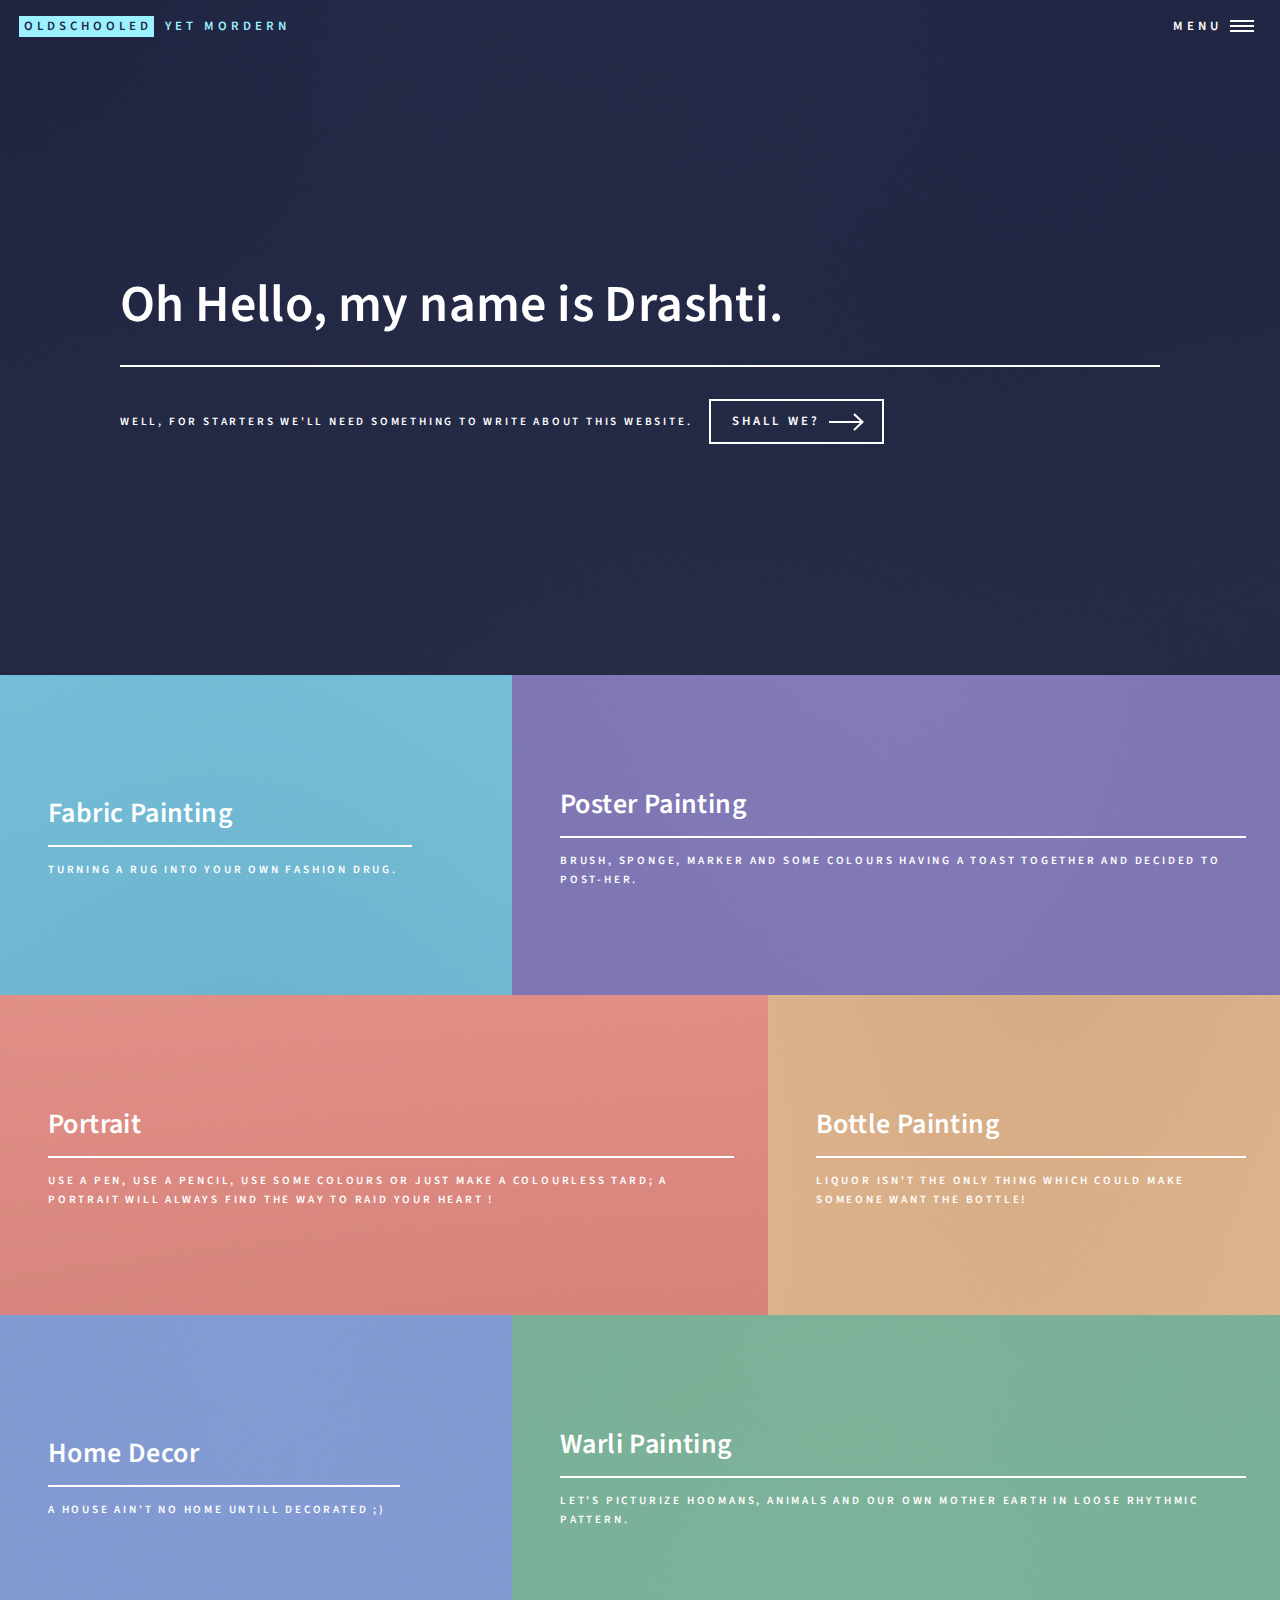
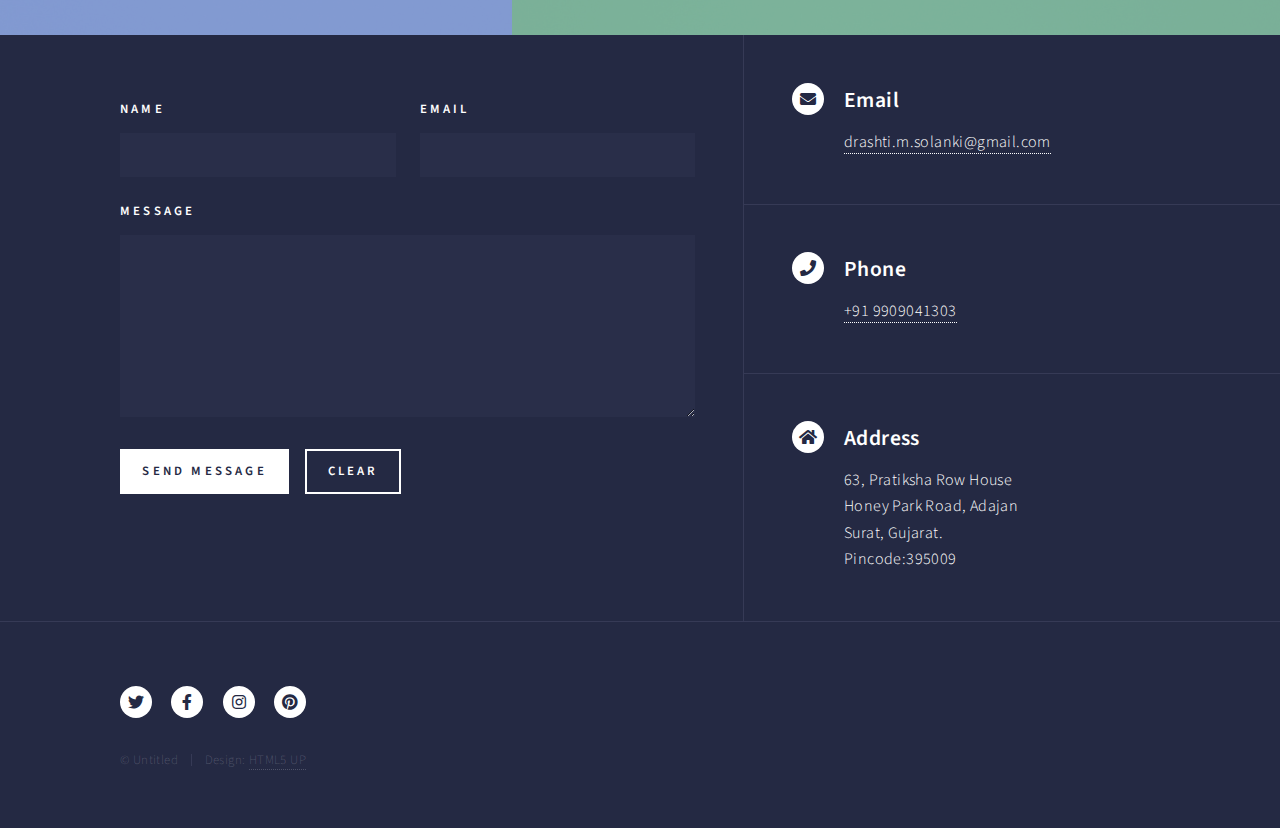
<file: bhabhi_portfolio/index.html>
<!DOCTYPE HTML>
<!--
	Forty by HTML5 UP
	html5up.net | @ajlkn
	Free for personal and commercial use under the CCA 3.0 license (html5up.net/license)
-->
<html>
	<head>
		<title>Bhabhi's portfolio plus website</title>
		<meta charset="utf-8" />
		<meta name="viewport" content="width=device-width, initial-scale=1, user-scalable=no" />
		<link rel="stylesheet" href="assets/css/main.css" />
		<noscript><link rel="stylesheet" href="assets/css/noscript.css" /></noscript>
	</head>
	<body class="is-preload">

		<!-- Wrapper -->
			<div id="wrapper">

				<!-- Header -->
					<header id="header" class="alt">
						<a href="index.html" class="logo"><strong>OLDSCHOOLED</strong> <span>yet MORDERN</span></a>
						<nav>
							<a href="#menu">Menu</a>
						</nav>
					</header>

				<!-- Menu -->
					<nav id="menu">
						<ul class="links">
							<li><a href="index.html">Home</a></li>
							<li><a href="fabric.html">Fabric Painting</a></li>
							<li><a href="poster.html">Poster Painting</a></li>
							<li><a href="portrait.html">Portraits</a></li>
							<li><a href="bottle.html">Bottle Painting</a></li>
							<li><a href="HomeDecor.html">Home Decor</a></li>
							<li><a href="warli.html">Warli Painting</a></li>
						</ul>
						<ul class="actions stacked">
							<li><a href="#" class="button primary fit">Get Started</a></li>
							<li><a href="#" class="button fit">Log In</a></li>
						</ul>
					</nav>

				<!-- Banner -->
					<section id="banner" class="major">
						<div class="inner">
							<header class="major">
								<h1>Oh Hello, my name is Drashti.</h1>
							</header>
							<div class="content">
								<p>Well, for starters we'll need something to write about this website.</p>
								<ul class="actions">
									<li><a href="#one" class="button next scrolly">Shall we?</a></li>
								</ul>
							</div>
						</div>
					</section>

				<!-- Main -->
					<div id="main">

						<!-- One -->
							<section id="one" class="tiles">
								<article>
									<span class="image">
										<img src="images/pic01.jpg" alt="" />
									</span>
									<header class="major">
										<h3><a href="fabric.html" class="link">Fabric Painting</a></h3>
										<p>Turning a rug into your own fashion drug.</p>
									</header>
								</article>
								<article>
									<span class="image">
										<img src="images/pic02.jpg" alt="" />
									</span>
									<header class="major">
										<h3><a href="poster.html" class="link">Poster Painting</a></h3>
										<p>Brush, Sponge, Marker and some colours having a toast together and decided to post-her.</p>
									</header>
								</article>
								<article>
									<span class="image">
										<img src="images/pic03.jpg" alt="" />
									</span>
									<header class="major">
										<h3><a href="portrait.html" class="link">Portrait</a></h3>
										<p>Use a pen, use a pencil, use some colours or just make a colourless tard;
										A Portrait will always find the way to raid your heart !</p>
									</header>
								</article>
								<article>
									<span class="image">
										<img src="images/pic04.jpg" alt="" />
									</span>
									<header class="major">
										<h3><a href="bottle.html" class="link">Bottle Painting</a></h3>
										<p>Liquor isn't the only thing which could make someone want the bottle!</p>
									</header>
								</article>
								<article>
									<span class="image">
										<img src="images/pic05.jpg" alt="" />
									</span>
									<header class="major">
										<h3><a href="HomeDecor.html" class="link">Home Decor</a></h3>
										<p>A house ain't no home untill decorated ;)</p>
									</header>
									</header>
								</article>
								<article>
									<span class="image">
										<img src="images/pic06.jpg" alt="" />
									</span>
									<header class="major">
										<h3><a href="warli.html" class="link">Warli Painting</a></h3>
										<p>Let's picturize HOOMANS, ANIMALS and our own  MOTHER EARTH in loose rhythmic pattern.</p>
								</article>
							</section>

					</div>

				<!-- Contact -->
					<section id="contact">
						<div class="inner">
							<section>
								<form method="post" action="mailto:drashti.m.solanki@gmail.com">
									<div class="fields">
										<div class="field half">
											<label for="name">Name</label>
											<input type="text" name="name" id="name" />
										</div>
										<div class="field half">
											<label for="email">Email</label>
											<input type="text" name="email" id="email" />
										</div>
										<div class="field">
											<label for="message">Message</label>
											<textarea name="message" id="message" rows="6"></textarea>
										</div>
									</div>
									<ul class="actions">
										<li><input type="submit" value="Send Message" class="primary" /></li>
										<li><input type="reset" value="Clear" /></li>
									</ul>
								</form>
							</section>
							<section class="split">
								<section>
									<div class="contact-method">
										<span class="icon solid alt fa-envelope"></span>
										<h3>Email</h3>
										<a href="mailto:drashti.m.solanki@gmail.com">drashti.m.solanki@gmail.com</a>
									</div>
								</section>
								<section>
									<div class="contact-method">
										<span class="icon solid alt fa-phone"></span>
										<h3>Phone</h3>
										<a href="tel-919909041303">+91 9909041303</a>
									</div>
								</section>
								<section>
									<div class="contact-method">
										<span class="icon solid alt fa-home"></span>
										<h3>Address</h3>
										<span>63, Pratiksha Row House<br />
										Honey Park Road, Adajan<br />
										Surat, Gujarat.<br />
										Pincode:395009</span>
									</div>
								</section>
							</section>
						</div>
					</section>

				<!-- Footer -->
					<footer id="footer">
						<div class="inner">
							<ul class="icons">
								<li><a href="https://twitter.com/Drashti9999045" class="icon brands alt fa-twitter"><span class="label">Twitter</span></a></li>
								<li><a href="https://www.facebook.com/drashti.mahida/" class="icon brands alt fa-facebook-f"><span class="label">Facebook</span></a></li>
								<li><a href="https://www.instagram.com/drashti_m_solanki/" class="icon brands alt fa-instagram"><span class="label">Instagram</span></a></li>
								<li><a href="https://br.pinterest.com/d_mahida/" class="icon brands alt fa-pinterest"><span class="label">pinterest</span></a></li>
							</ul>
							<ul class="copyright">
								<li>&copy; Untitled</li><li>Design: <a href="https://html5up.net">HTML5 UP</a></li>
							</ul>
						</div>
					</footer>

			</div>

		<!-- Scripts -->
			<script src="assets/js/jquery.min.js"></script>
			<script src="assets/js/jquery.scrolly.min.js"></script>
			<script src="assets/js/jquery.scrollex.min.js"></script>
			<script src="assets/js/browser.min.js"></script>
			<script src="assets/js/breakpoints.min.js"></script>
			<script src="assets/js/util.js"></script>
			<script src="assets/js/main.js"></script>

	</body>
</html>
</file>
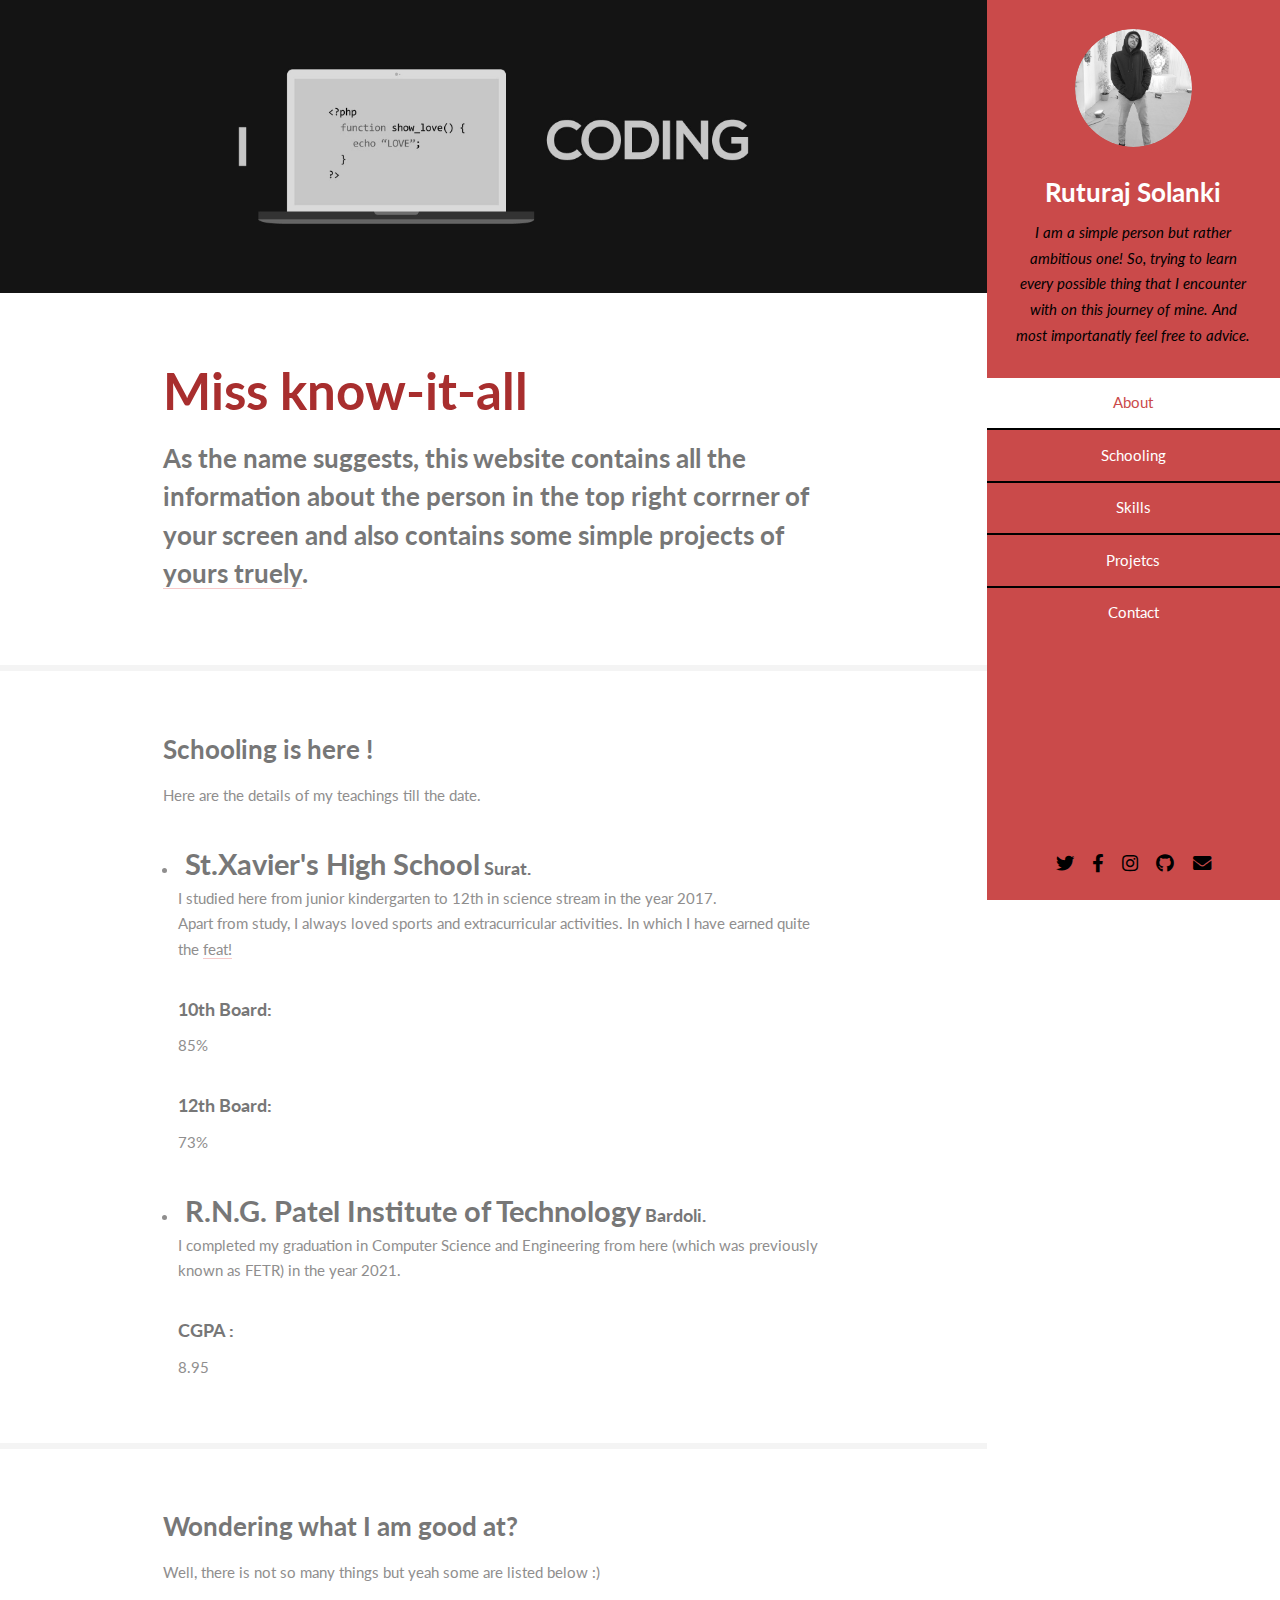
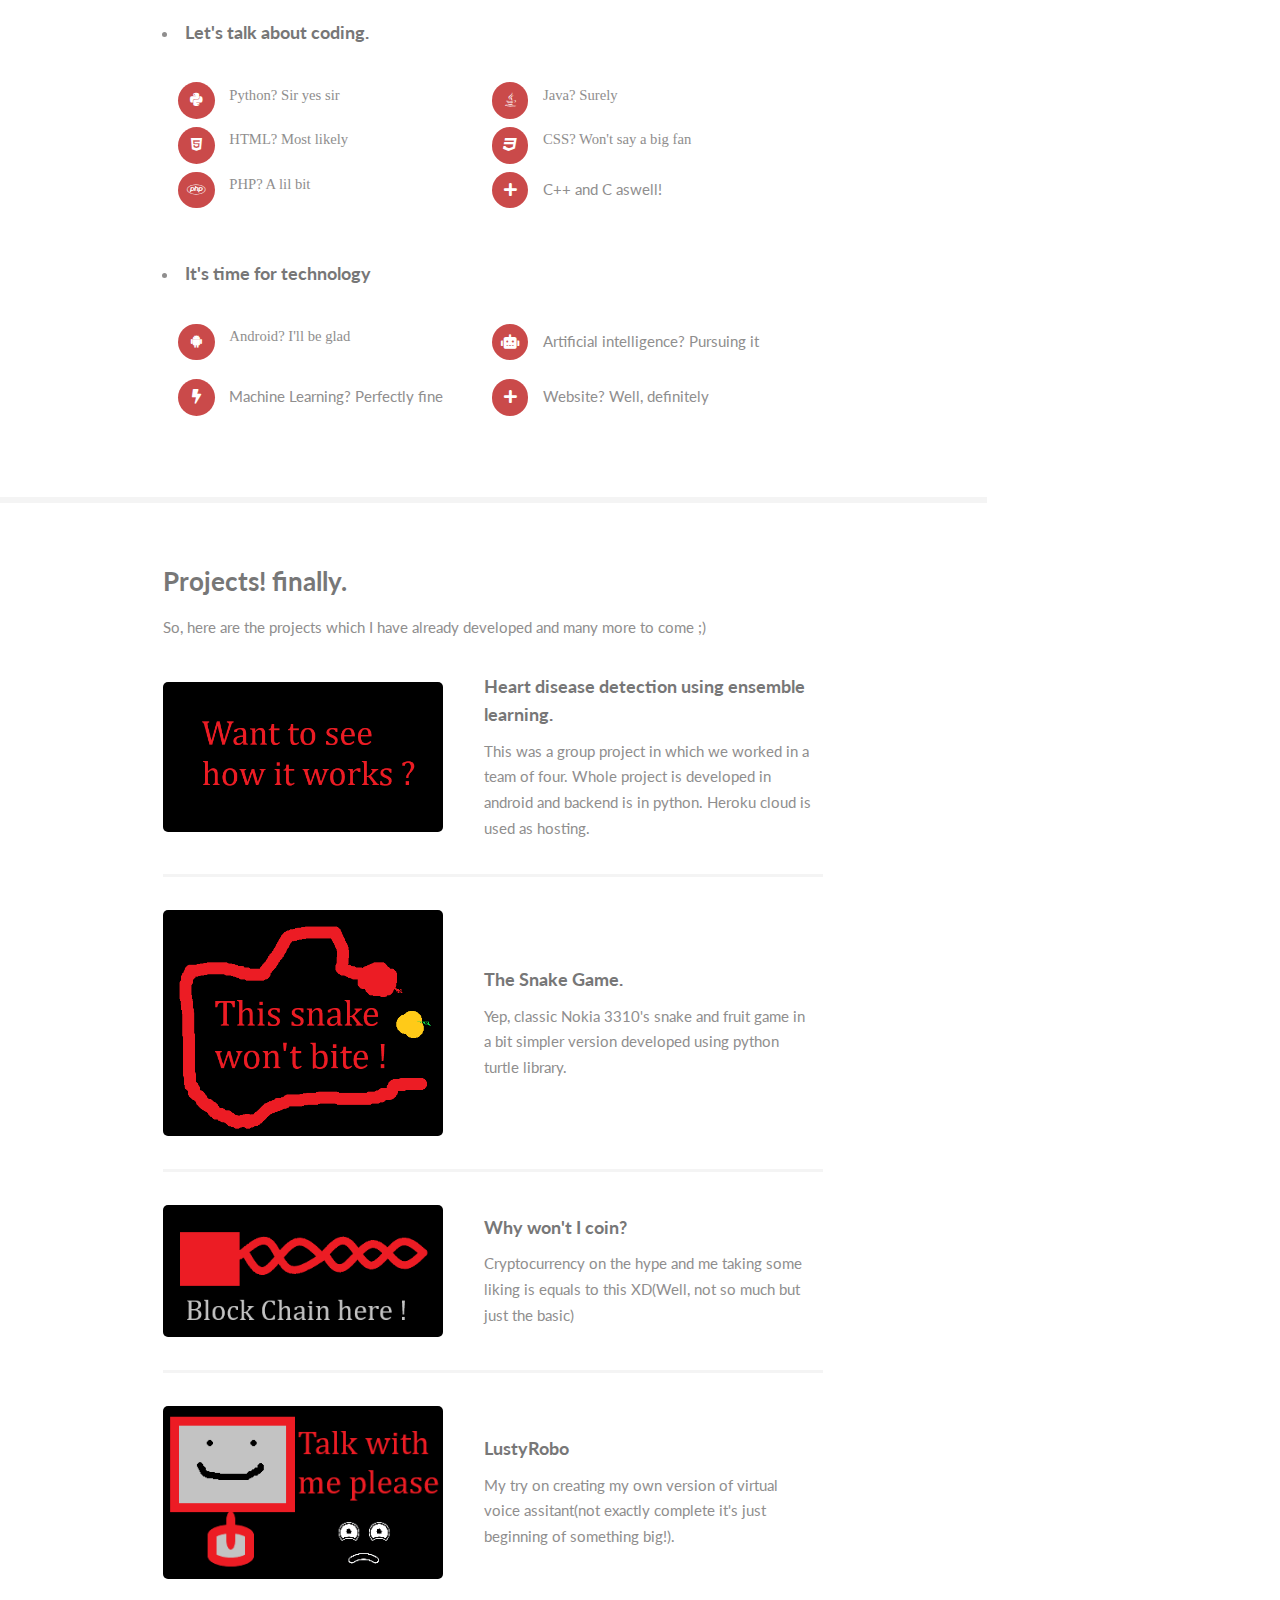
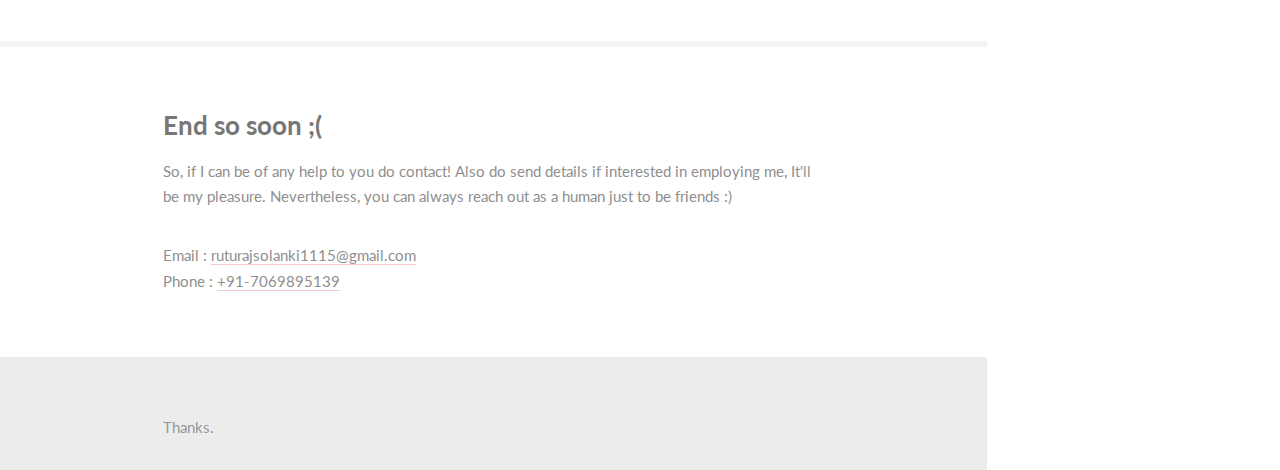
<file: portfolio/index.html>
<!DOCTYPE HTML>
<html>
	<head>
		<title>Portfolio</title>
		<meta charset="utf-8" />
		<meta name="viewport" content="width=device-width, initial-scale=1, user-scalable=no" />
		<link rel="stylesheet" href="assets/css/main.css" />
	</head>
	<body class="is-preload">

		<!-- Header -->
			<section id="header">
				<header>
					<span class="image avatar"><img src="images/ME.jpg" alt="" /></span>
					<h1 id="logo"><a href="https://github.com/robo-codes" target="_blank">Ruturaj Solanki</a></h1>
					<p>I am a simple person but rather ambitious one! So, trying to learn every possible thing that I encounter with on this journey of mine. And most importanatly feel free to advice.</p>
				</header>
				<nav id="nav">
					<ul>
						<li><a href="#one" class="active">About</a></li>
						<li><a href="#two" >Schooling</a></li>
						<li><a href="#three">Skills</a></li>
						<li><a href="#four">Projetcs</a></li>
						<li><a href="#five">Contact</a></li>
					</ul>
				</nav>
				<footer>
					<ul class="icons">
						<li><a href="https://twitter.com/RuturajSolanki6" class="icon brands fa-twitter"><span class="label">Twitter</span></a></li>
						<li><a href="https://www.facebook.com/people/RutuRaj-Solanki/100009065991171/" class="icon brands fa-facebook-f"><span class="label">Facebook</span></a></li>
						<li><a href="https://www.instagram.com/thatweirdafkid/" class="icon brands fa-instagram"><span class="label">Instagram</span></a></li>
						<li><a href="https://github.com/robo-codes" class="icon brands fa-github"><span class="label">Github</span></a></li>
						<li><a href="mailto:ruturajsolanki1115@gmail.com" class="icon solid fa-envelope"><span class="label">Email</span></a></li>
					</ul>
				</footer>
			</section>

		<!-- Wrapper -->
			<div id="wrapper">

				<!-- Main -->
					<div id="main">

						<!-- One -->
							<section id="one">
								<div class="image main" data-position="center">
									<img src="images/banner_thumb.jpg" alt="" />
								</div>
								<div class="container">
									<header class="major">
										<h2><a href="https://github.com/robo-codes/robo-codes.github.io">Miss know-it-all</a></h2>
										<p>As the name suggests, this website contains all the information about the person in the top right corrner of your screen and also contains some simple projects of <a href="https://github.com/robo-codes" target="_blank" >yours truely</a>.</p>
									</header>
									<p></p>
								</div>
							</section>

							<section id="two">
								<div class="container">
									<h3>Schooling is here !</h3>
									<p>Here are the details of my teachings till the date.</p>
									<ul>
										<li><h2 style="display:inline;"><a href="http://suratxaviers.com/" target="_blank">St.Xavier's High School</a></h2> <h4 style="display:inline;"> Surat.</h4></li>
										<p>I studied here from junior kindergarten to 12th in science stream in the year 2017.<br>Apart from study, I always loved sports and extracurricular activities. In which I have earned quite the <a href="images/feat.jpeg">feat!</a></p>
										<p><h4>10th Board: </h4>85%</p>
										<p><h4>12th Board: </h4>73%</p>
										<li><h2 style="display:inline;"><a href="https://rngpit.ac.in/" target="_blank">R.N.G. Patel Institute of Technology</a></h2> <h4 style="display: inline;">Bardoli.</h4></li>
										<p>I completed my graduation in Computer Science and Engineering from here (which was previously known as FETR) in the year 2021.</p>
										<p><h4>CGPA :</h4>8.95</p>
									</ul>
								</div>
							</section>

						<!-- Two -->
							<section id="three">
								<div class="container">
									<h3>Wondering what I am good at?</h3>
									<p>Well, there is not so many things but yeah some are listed below :)</p>
									<ul>
										<li><h4>Let's talk about coding.</h4></li><br>
										<ul class="feature-icons">
											<li class="icon brands fab fa-python">Python? Sir yes sir</li>
											<li class="icon brands fab fa-java">Java? Surely</li>
											<li class="icon brands fab fa-html5">HTML? Most likely</li>
											<li class="icon brands fab fa-css3">CSS? Won't say a big fan</li>
											<li class="icon brands fab fa-php">PHP? A lil bit</li>
											<li class="icon solid fa-plus">C++ and C aswell!</li>
										</ul>
									<li><h4>It's time for technology</h4></li><br>
										<ul class="feature-icons">
											<li class="icon brands fab fa-android">Android? I'll be glad</li>
											<li class="icon solid fa-robot">Artificial intelligence? Pursuing it</li>
											<li class="icon solid fa-bolt">Machine Learning? Perfectly fine</li>
											<li class="icon solid fa-plus">Website? Well, definitely</li>
										</ul>
									</ul>
								</div>
							</section>

						<!-- Three -->
							<section id="four">
								<div class="container">
									<h3>Projects! finally.</h3>
									<p>So, here are the projects which I have already developed and many more to come ;)</p>
									<div class="features">
										<article>
											<a href="videos\heart_disease_detection.mp4" class="image"><img src="images/Heart_disease_thumbnail.png" alt="" /></a>
												<div class="inner">
													<h4><a href="https://github.com/robo-codes/Heroku_ML_deployment" target="_blank">Heart disease detection using ensemble learning.</a></h4>
													<p>This was a group project in which we worked in a team of four. Whole project is developed in android and backend is in python. Heroku cloud is used as hosting. </p>
												</div>
										</article>
										<article>
											<a href="games/The_snake_game.py" class="image"><img src="images/The_snake_game_thumbnail.png" alt="" /></a>
												<div class="inner">
													<h4><a href="https://github.com/robo-codes/projects_python/blob/master/python_projects/The_snake_game.py" target="_blank">The Snake Game.</a></h4>
													<p>Yep, classic Nokia 3310's snake and fruit game in a bit simpler version developed using python turtle library.</p>
												</div>
										</article>
										<article>
											<a href="images/block_chain_thumbnail.png" class="image"><img src="images/block_chain_thumbnail.png" alt="" /></a>
											<div class="inner">
												<h4><a href="https://github.com/robo-codes/Blockchain" target="_blank">Why won't I coin?</a></h4>
												<p>Cryptocurrency on the hype and me taking some liking is equals to this XD(Well, not so much but just the basic)</p>
											</div>
										</article>
										<article>
											<a href="images/virtual_assistant_thumbnail.png" class="image"><img src="images/virtual_assistant_thumbnail.png" alt="" /></a>
											<div class="inner">
												<h4><a href="https://github.com/robo-codes/projects_python/blob/master/python_projects/LustyRobo" target="_blank">LustyRobo</a></h4>
												<p>My try on creating my own version of virtual voice assitant(not exactly complete it's just beginning of something big!).</p>
											</div>
										</article>
									</div>
								</div>
							</section>

						<!-- Four -->
							<section id="five">
								<div class="container">
									<h3>End so soon ;(</h3>
									<p>So, if I can be of any help to you do contact! Also do send details if interested in employing me, It'll be my pleasure. Nevertheless, you can always reach out as a human just to be friends :)</p>
									<p>Email : <a href="mailto:ruturajsolanki1115@gmail.com">ruturajsolanki1115@gmail.com</a>
									<br>Phone : <a href="tel:917069895139">+91-7069895139</a>
									</p>

								</div>
							</section>

					</div>

				<!-- Footer -->
					<section id="footer">
						<div class="container">
							Thanks.
						</div>
					</section>

			</div>

		<!-- Scripts -->
			<script src="assets/js/jquery.min.js"></script>
			<script src="assets/js/jquery.scrollex.min.js"></script>
			<script src="assets/js/jquery.scrolly.min.js"></script>
			<script src="assets/js/browser.min.js"></script>
			<script src="assets/js/breakpoints.min.js"></script>
			<script src="assets/js/util.js"></script>
			<script src="assets/js/main.js"></script>

	</body>
</html>
</file>
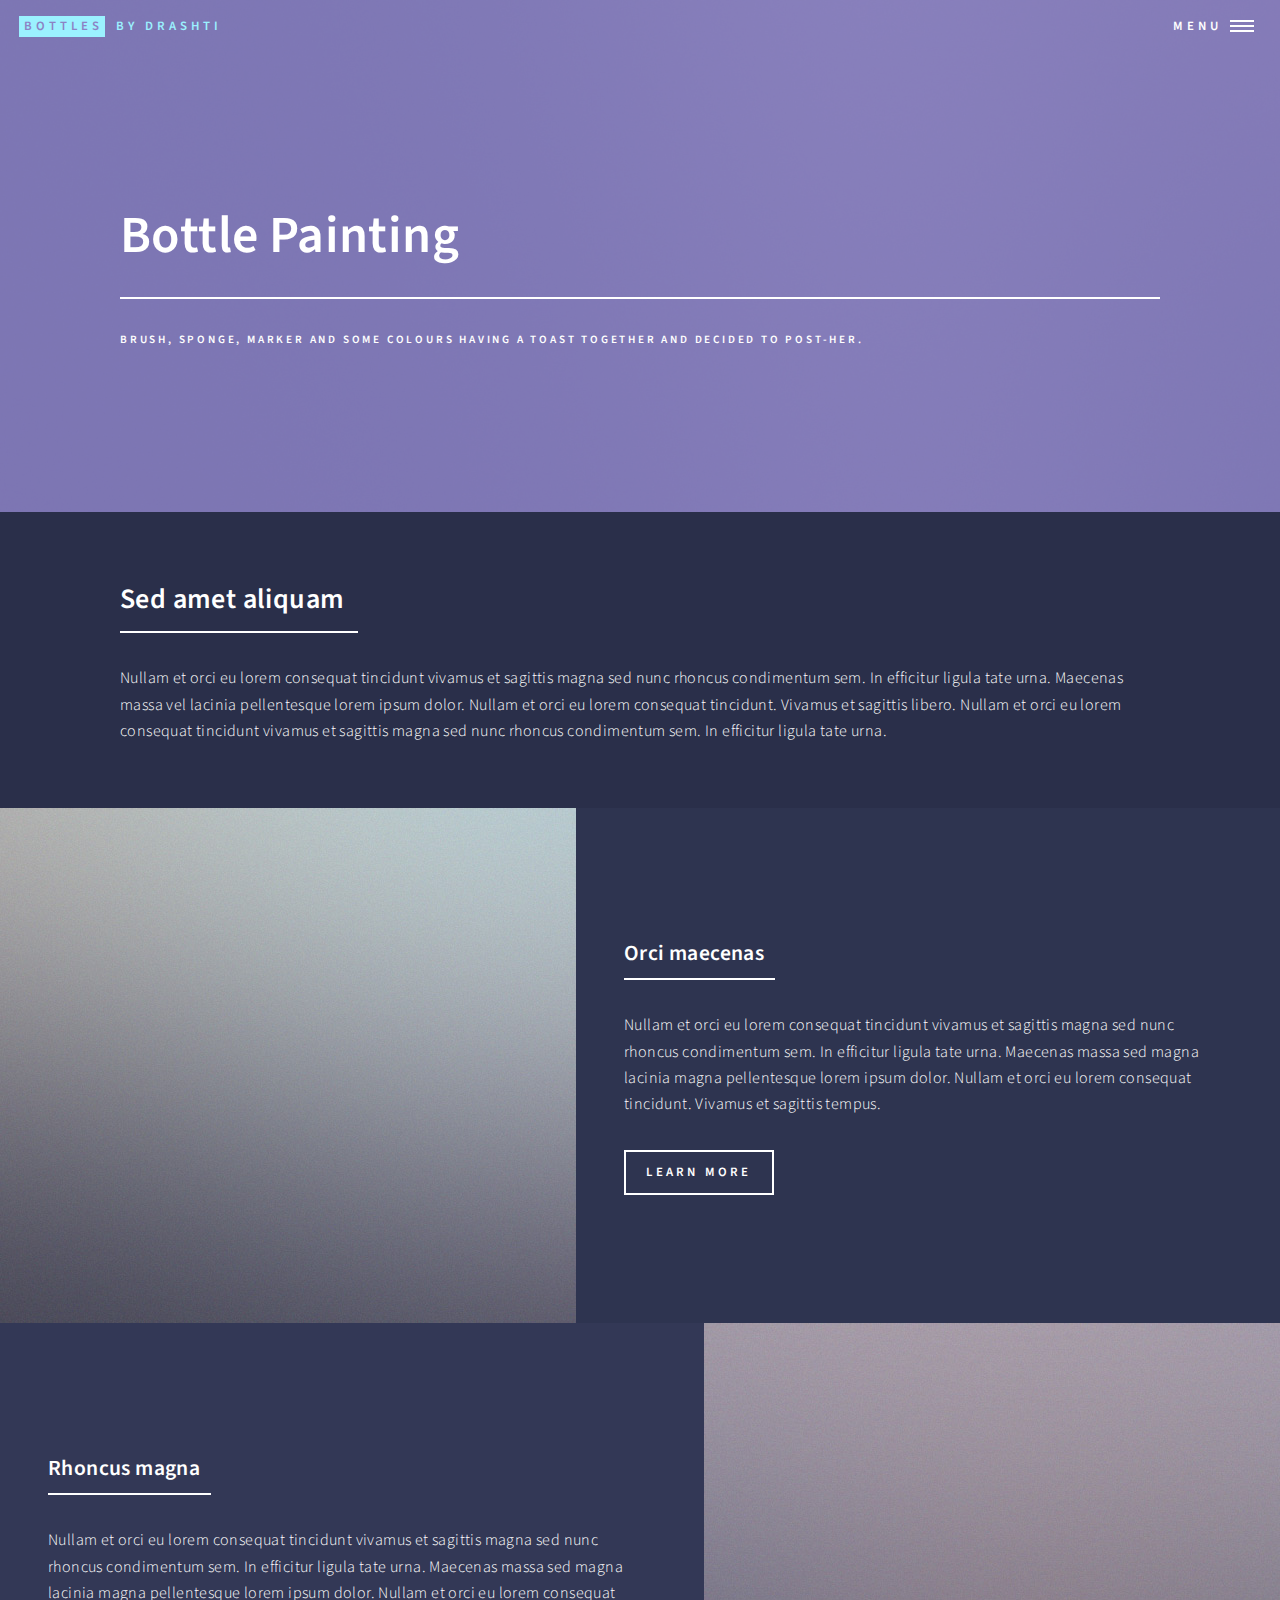
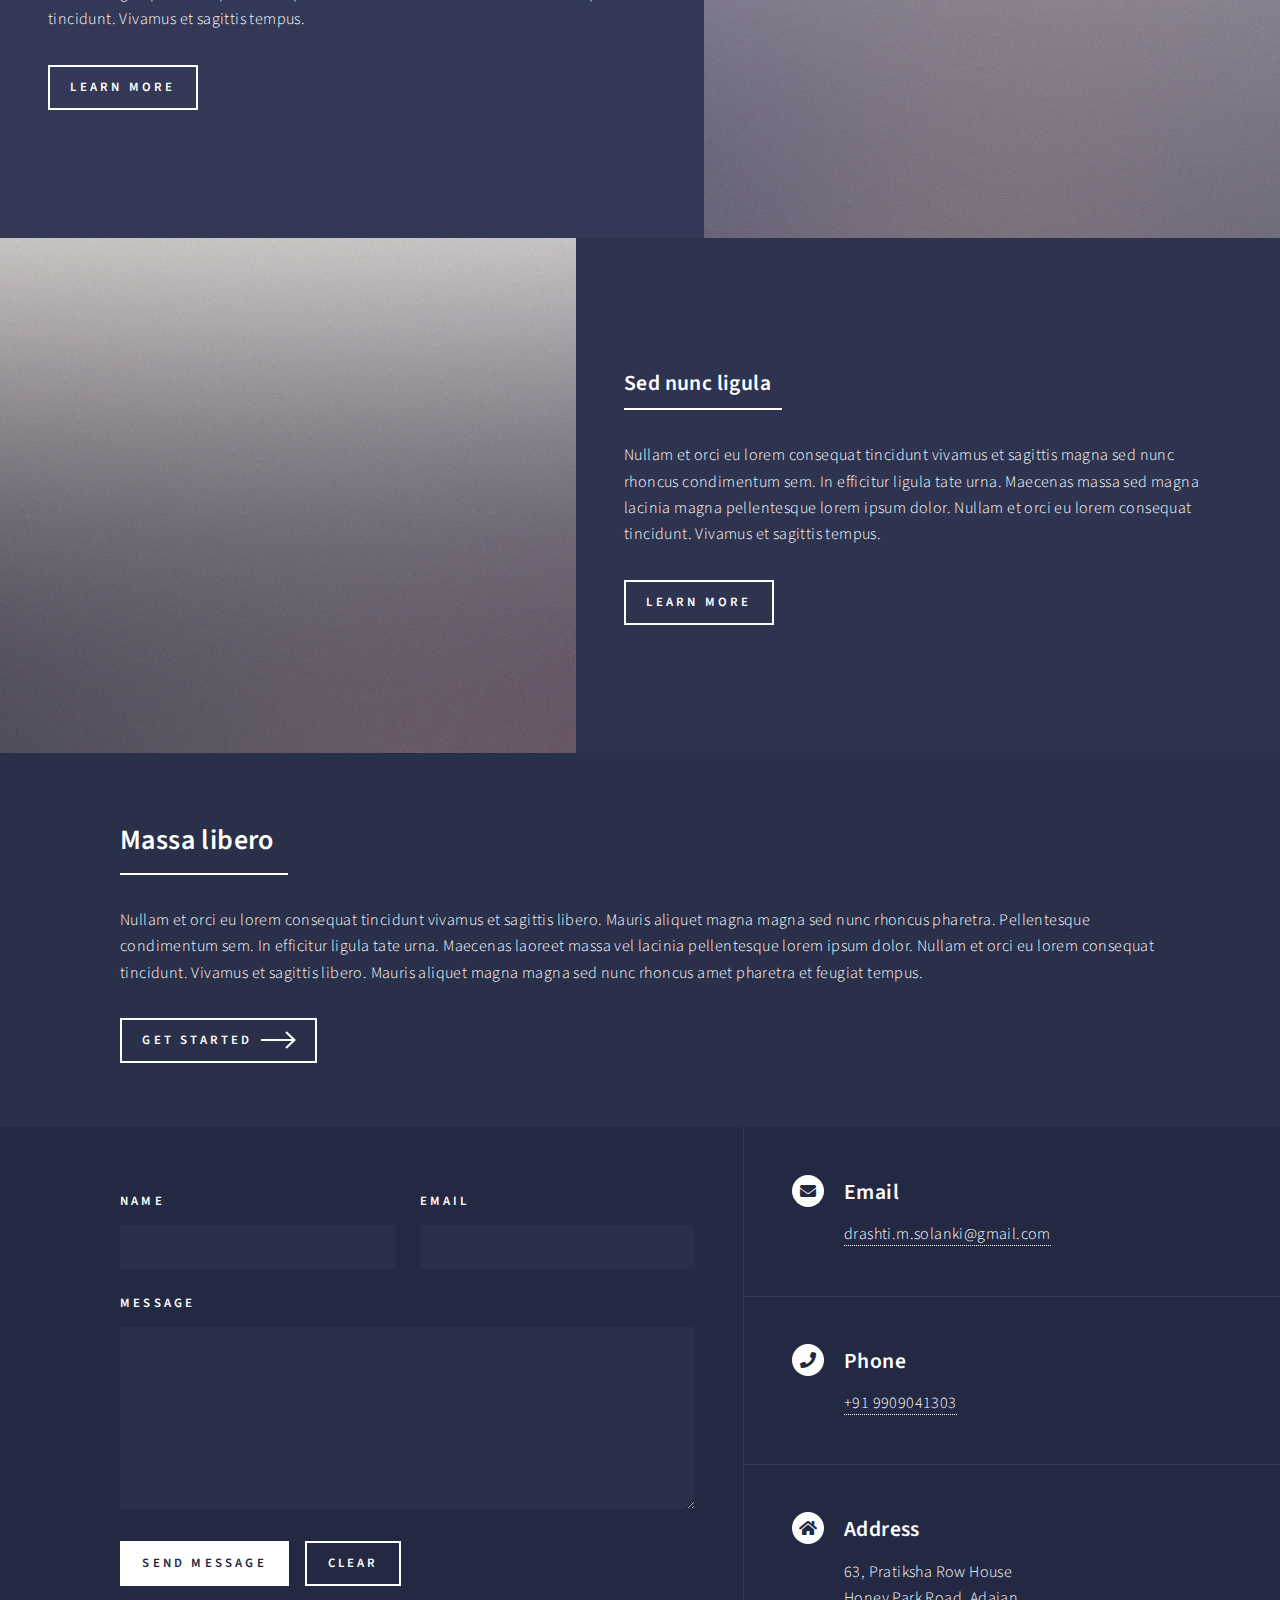
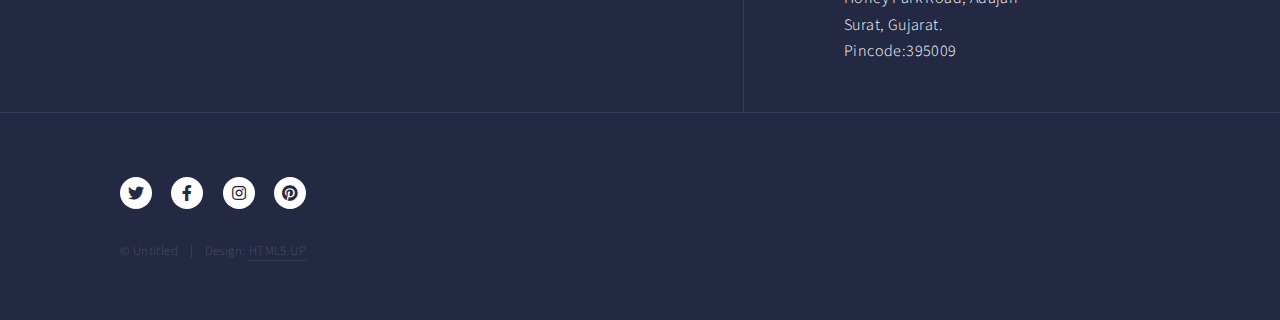
<file: bhabhi_portfolio/bottle.html>
<!DOCTYPE HTML>
<!--
	Forty by HTML5 UP
	html5up.net | @ajlkn
	Free for personal and commercial use under the CCA 3.0 license (html5up.net/license)
-->
<html>
	<head>
		<title>Beautified - by yours truely</title>
		<meta charset="utf-8" />
		<meta name="viewport" content="width=device-width, initial-scale=1, user-scalable=no" />
		<link rel="stylesheet" href="assets/css/main.css" />
		<noscript><link rel="stylesheet" href="assets/css/noscript.css" /></noscript>
	</head>
	<body class="is-preload">

		<!-- Wrapper -->
			<div id="wrapper">

				<!-- Header -->
				<!-- Note: The "styleN" class below should match that of the banner element. -->
					<header id="header" class="alt style2">
						<a href="index.html" class="logo"><strong>Bottles</strong> <span>By Drashti</span></a>
						<nav>
							<a href="#menu">Menu</a>
						</nav>
					</header>

				<!-- Menu -->
					<nav id="menu">
						<ul class="links">
                            <li><a href="index.html">Home</a></li>
							<li><a href="fabric.html">Fabric Painting</a></li>
							<li><a href="poster.html">Poster Painting</a></li>
							<li><a href="portrait.html">Portraits</a></li>
							<li><a href="bottle.html">Bottle Painting</a></li>
							<li><a href="HomeDecor.html">Home Decor</a></li>
							<li><a href="warli.html">Warli Painting</a></li>
						</ul>
						<ul class="actions stacked">
							<li><a href="#" class="button primary fit">Get Started</a></li>
							<li><a href="#" class="button fit">Log In</a></li>
						</ul>
					</nav>

				<!-- Banner -->
				<!-- Note: The "styleN" class below should match that of the header element. -->
					<section id="banner" class="style2">
						<div class="inner">
							<span class="image">
								<img src="images/pic07.jpg" alt="" />
							</span>
							<header class="major">
								<h1>Bottle Painting</h1>
							</header>
							<div class="content">
								<p>Brush, Sponge, Marker and some colours having a toast together and decided to post-her.</p>
							</div>
						</div>
					</section>

				<!-- Main -->
					<div id="main">

						<!-- One -->
							<section id="one">
								<div class="inner">
									<header class="major">
										<h2>Sed amet aliquam</h2>
									</header>
									<p>Nullam et orci eu lorem consequat tincidunt vivamus et sagittis magna sed nunc rhoncus condimentum sem. In efficitur ligula tate urna. Maecenas massa vel lacinia pellentesque lorem ipsum dolor. Nullam et orci eu lorem consequat tincidunt. Vivamus et sagittis libero. Nullam et orci eu lorem consequat tincidunt vivamus et sagittis magna sed nunc rhoncus condimentum sem. In efficitur ligula tate urna.</p>
								</div>
							</section>

						<!-- Two -->
							<section id="two" class="spotlights">
								<section>
									<a href="generic.html" class="image">
										<img src="images/pic08.jpg" alt="" data-position="center center" />
									</a>
									<div class="content">
										<div class="inner">
											<header class="major">
												<h3>Orci maecenas</h3>
											</header>
											<p>Nullam et orci eu lorem consequat tincidunt vivamus et sagittis magna sed nunc rhoncus condimentum sem. In efficitur ligula tate urna. Maecenas massa sed magna lacinia magna pellentesque lorem ipsum dolor. Nullam et orci eu lorem consequat tincidunt. Vivamus et sagittis tempus.</p>
											<ul class="actions">
												<li><a href="generic.html" class="button">Learn more</a></li>
											</ul>
										</div>
									</div>
								</section>
								<section>
									<a href="generic.html" class="image">
										<img src="images/pic09.jpg" alt="" data-position="top center" />
									</a>
									<div class="content">
										<div class="inner">
											<header class="major">
												<h3>Rhoncus magna</h3>
											</header>
											<p>Nullam et orci eu lorem consequat tincidunt vivamus et sagittis magna sed nunc rhoncus condimentum sem. In efficitur ligula tate urna. Maecenas massa sed magna lacinia magna pellentesque lorem ipsum dolor. Nullam et orci eu lorem consequat tincidunt. Vivamus et sagittis tempus.</p>
											<ul class="actions">
												<li><a href="generic.html" class="button">Learn more</a></li>
											</ul>
										</div>
									</div>
								</section>
								<section>
									<a href="generic.html" class="image">
										<img src="images/pic10.jpg" alt="" data-position="25% 25%" />
									</a>
									<div class="content">
										<div class="inner">
											<header class="major">
												<h3>Sed nunc ligula</h3>
											</header>
											<p>Nullam et orci eu lorem consequat tincidunt vivamus et sagittis magna sed nunc rhoncus condimentum sem. In efficitur ligula tate urna. Maecenas massa sed magna lacinia magna pellentesque lorem ipsum dolor. Nullam et orci eu lorem consequat tincidunt. Vivamus et sagittis tempus.</p>
											<ul class="actions">
												<li><a href="generic.html" class="button">Learn more</a></li>
											</ul>
										</div>
									</div>
								</section>
							</section>

						<!-- Three -->
							<section id="three">
								<div class="inner">
									<header class="major">
										<h2>Massa libero</h2>
									</header>
									<p>Nullam et orci eu lorem consequat tincidunt vivamus et sagittis libero. Mauris aliquet magna magna sed nunc rhoncus pharetra. Pellentesque condimentum sem. In efficitur ligula tate urna. Maecenas laoreet massa vel lacinia pellentesque lorem ipsum dolor. Nullam et orci eu lorem consequat tincidunt. Vivamus et sagittis libero. Mauris aliquet magna magna sed nunc rhoncus amet pharetra et feugiat tempus.</p>
									<ul class="actions">
										<li><a href="generic.html" class="button next">Get Started</a></li>
									</ul>
								</div>
							</section>

					</div>

				<!-- Contact -->
                <section id="contact">
                    <div class="inner">
                        <section>
                            <form method="post" action="mailto:drashti.m.solanki@gmail.com">
                                <div class="fields">
                                    <div class="field half">
                                        <label for="name">Name</label>
                                        <input type="text" name="name" id="name" />
                                    </div>
                                    <div class="field half">
                                        <label for="email">Email</label>
                                        <input type="text" name="email" id="email" />
                                    </div>
                                    <div class="field">
                                        <label for="message">Message</label>
                                        <textarea name="message" id="message" rows="6"></textarea>
                                    </div>
                                </div>
                                <ul class="actions">
                                    <li><input type="submit" value="Send Message" class="primary" /></li>
                                    <li><input type="reset" value="Clear" /></li>
                                </ul>
                            </form>
                        </section>
                        <section class="split">
                            <section>
                                <div class="contact-method">
                                    <span class="icon solid alt fa-envelope"></span>
                                    <h3>Email</h3>
                                    <a href="mailto:drashti.m.solanki@gmail.com">drashti.m.solanki@gmail.com</a>
                                </div>
                            </section>
                            <section>
                                <div class="contact-method">
                                    <span class="icon solid alt fa-phone"></span>
                                    <h3>Phone</h3>
                                    <a href="tel-919909041303">+91 9909041303</a>
                                </div>
                            </section>
                            <section>
                                <div class="contact-method">
                                    <span class="icon solid alt fa-home"></span>
                                    <h3>Address</h3>
                                    <span>63, Pratiksha Row House<br />
                                    Honey Park Road, Adajan<br />
                                    Surat, Gujarat.<br />
                                    Pincode:395009</span>
                                </div>
                            </section>
                        </section>
                    </div>
                </section>

            <!-- Footer -->
                <footer id="footer">
                    <div class="inner">
                        <ul class="icons">
                            <li><a href="https://twitter.com/Drashti9999045" class="icon brands alt fa-twitter"><span class="label">Twitter</span></a></li>
                            <li><a href="https://www.facebook.com/drashti.mahida/" class="icon brands alt fa-facebook-f"><span class="label">Facebook</span></a></li>
                            <li><a href="https://www.instagram.com/drashti_m_solanki/" class="icon brands alt fa-instagram"><span class="label">Instagram</span></a></li>
                            <li><a href="https://br.pinterest.com/d_mahida/" class="icon brands alt fa-pinterest"><span class="label">pinterest</span></a></li>
                        </ul>
                        <ul class="copyright">
                            <li>&copy; Untitled</li><li>Design: <a href="https://html5up.net">HTML5 UP</a></li>
                        </ul>
                    </div>
                </footer>

			</div>

		<!-- Scripts -->
			<script src="assets/js/jquery.min.js"></script>
			<script src="assets/js/jquery.scrolly.min.js"></script>
			<script src="assets/js/jquery.scrollex.min.js"></script>
			<script src="assets/js/browser.min.js"></script>
			<script src="assets/js/breakpoints.min.js"></script>
			<script src="assets/js/util.js"></script>
			<script src="assets/js/main.js"></script>

	</body>
</html>
</file>
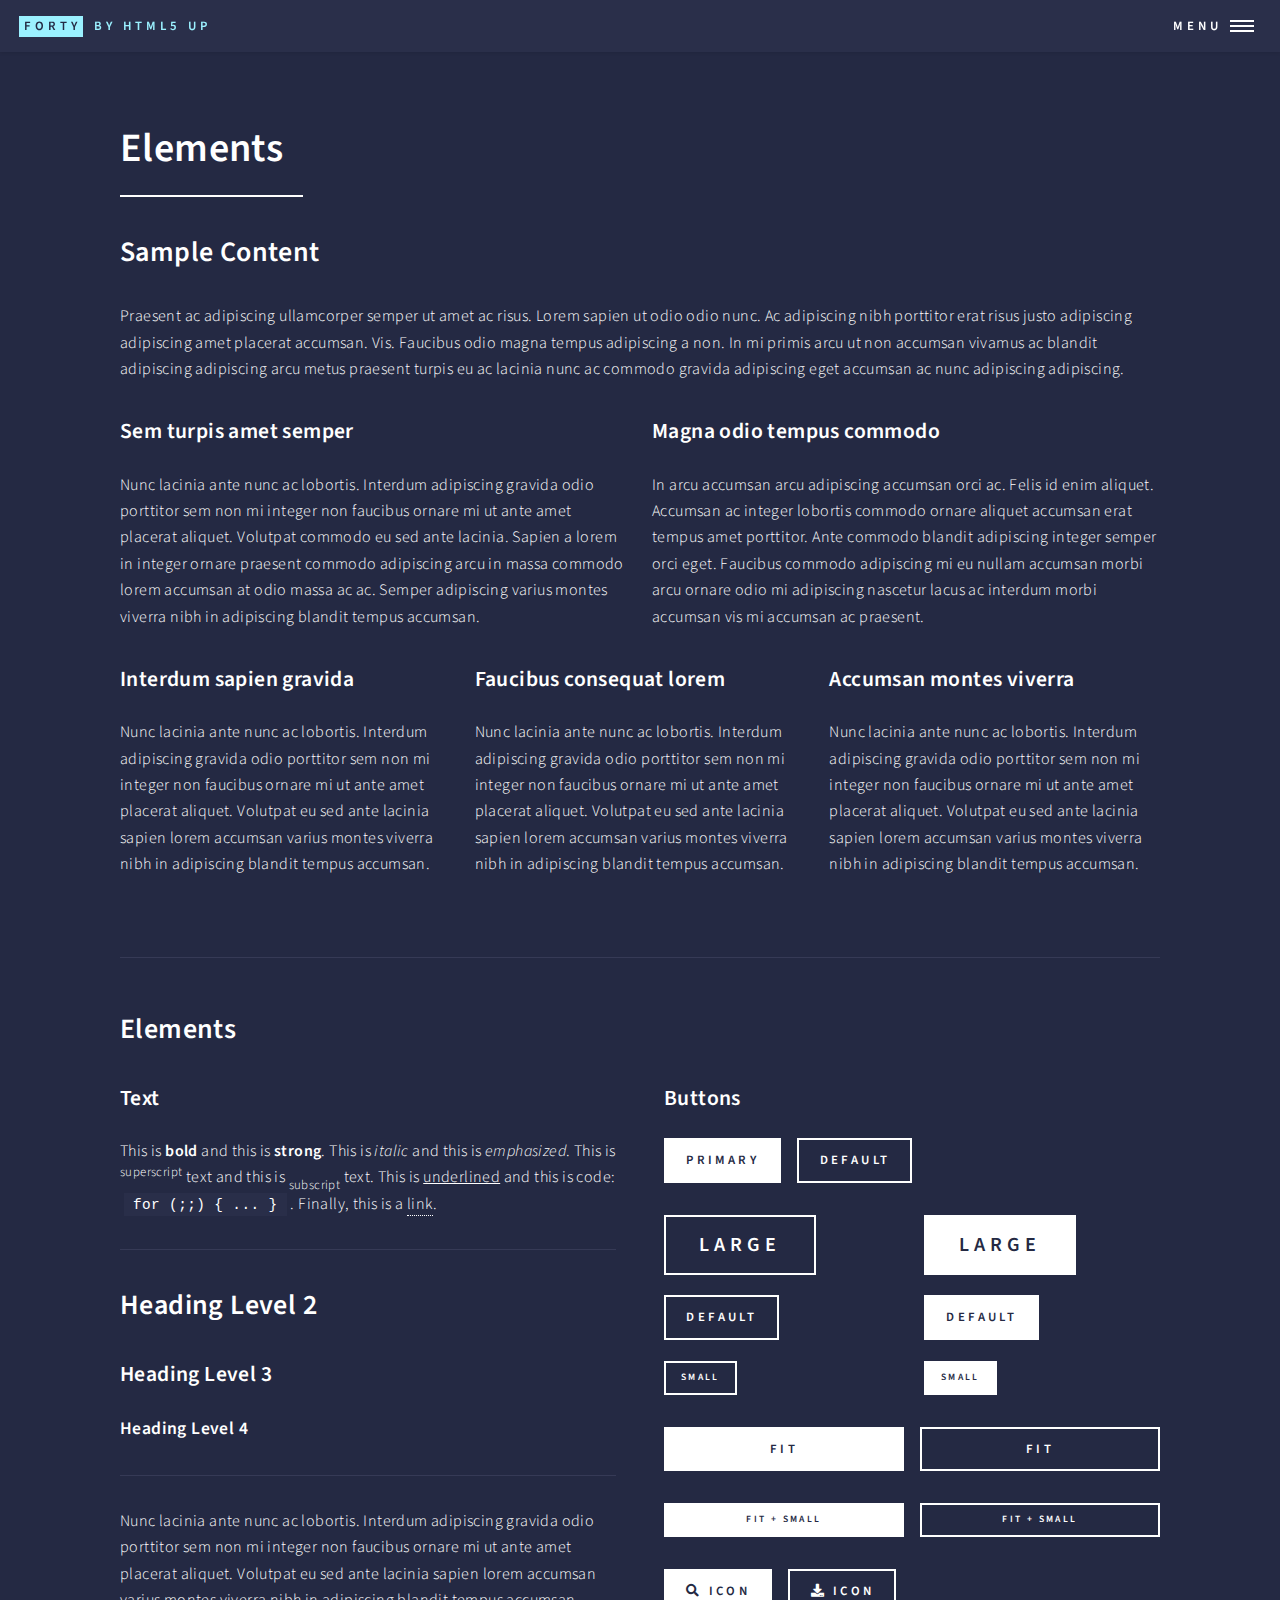
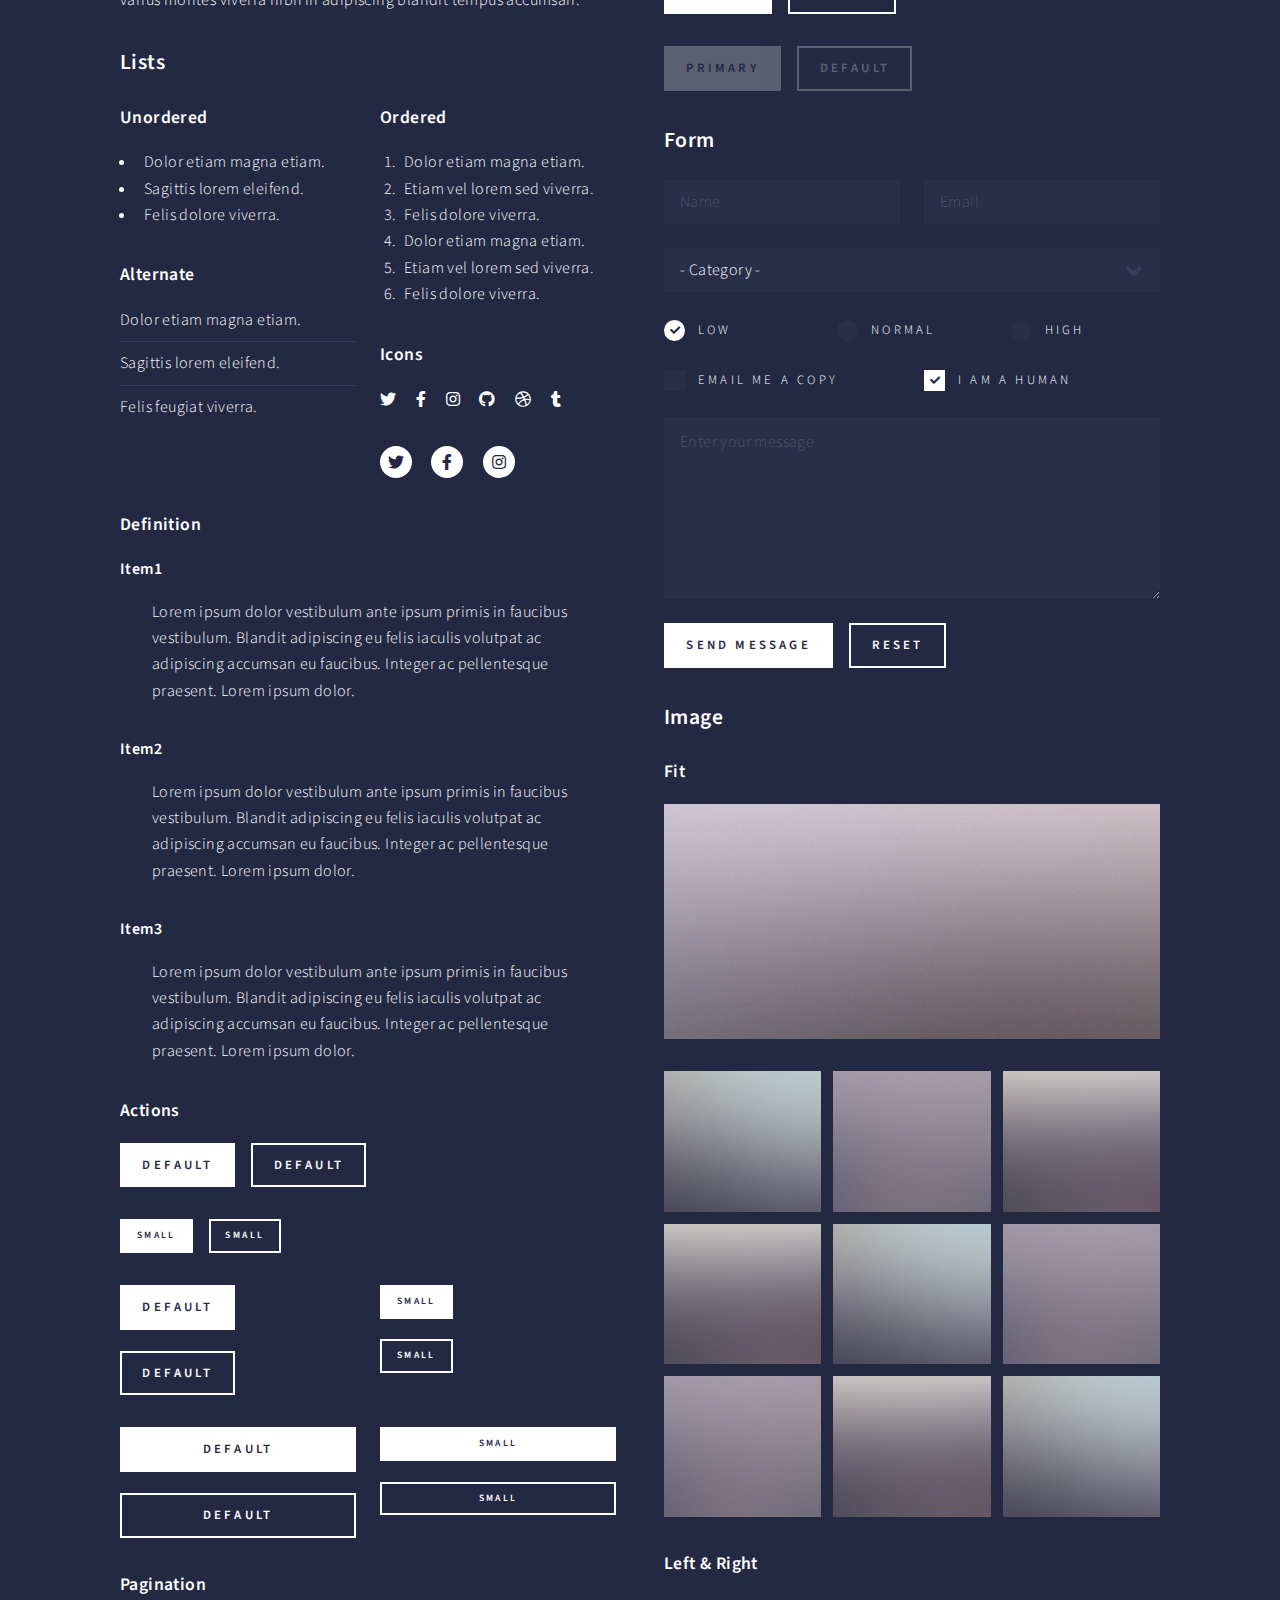
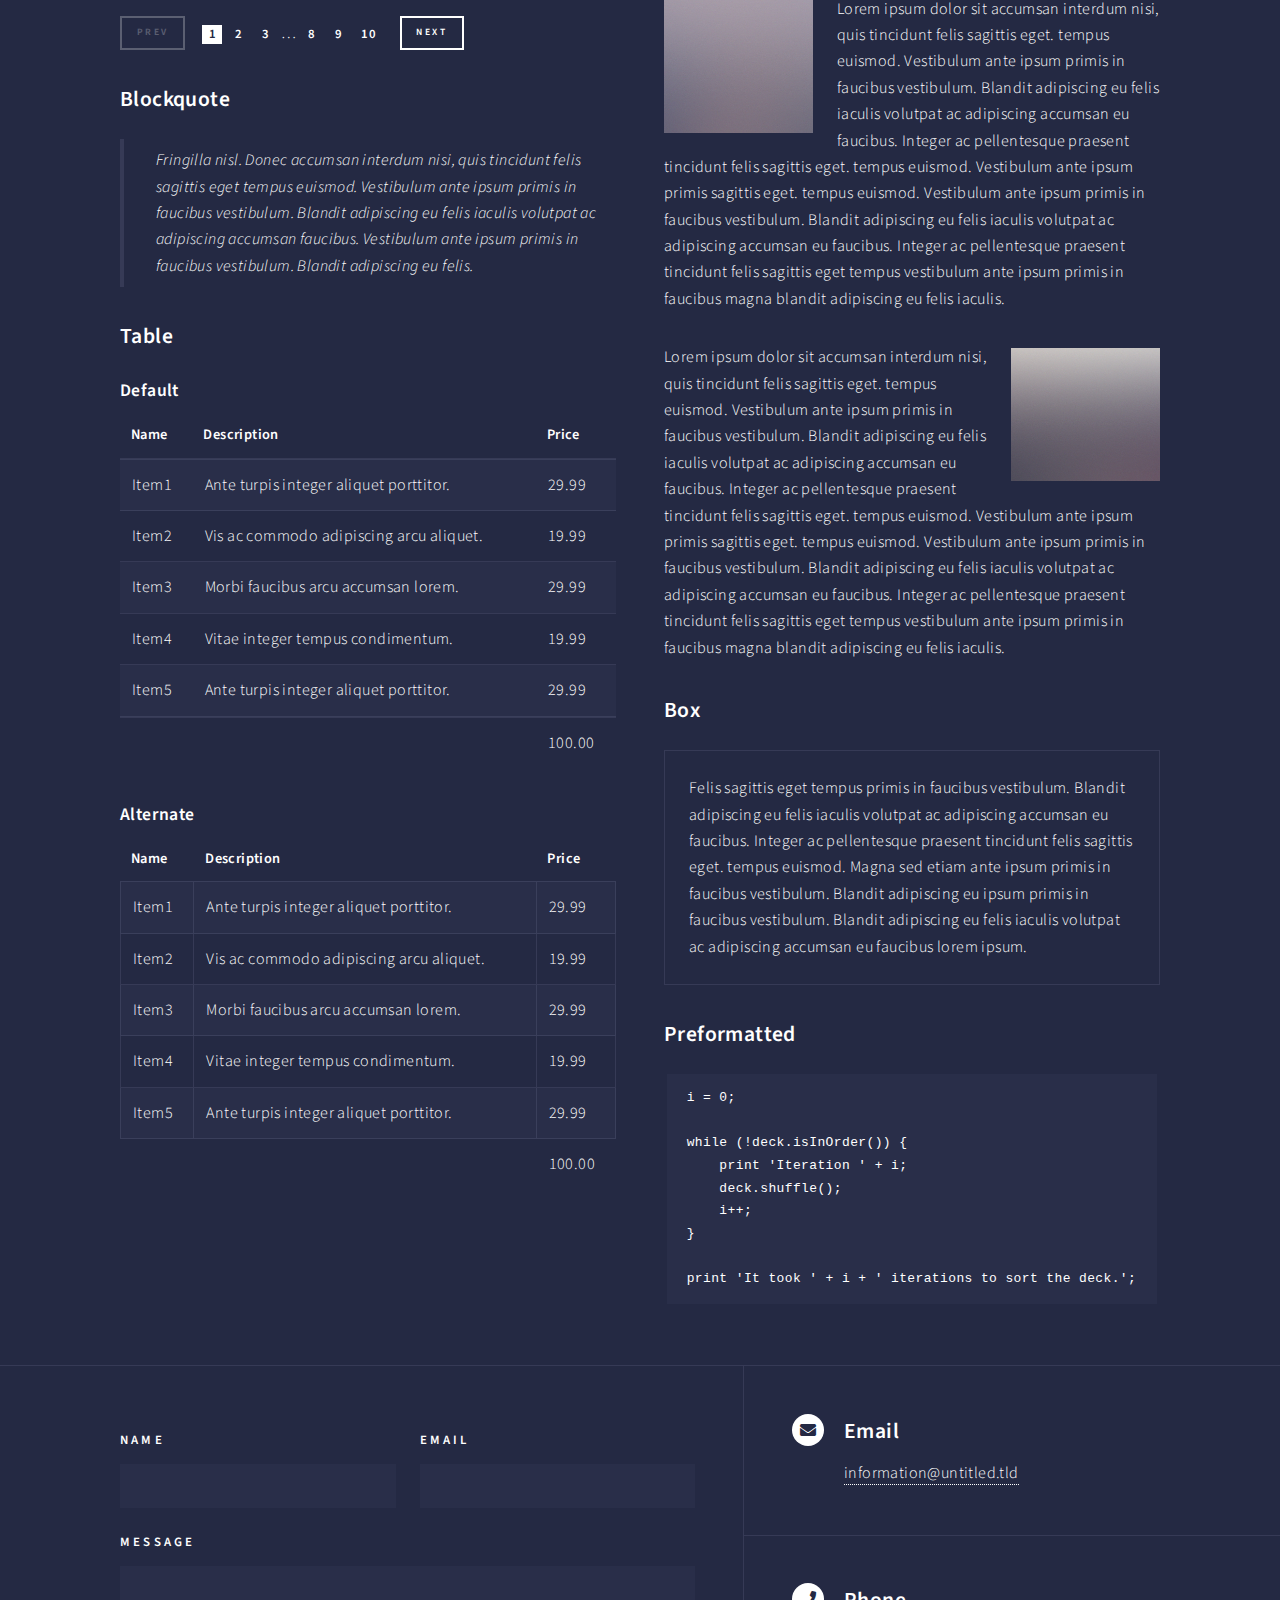
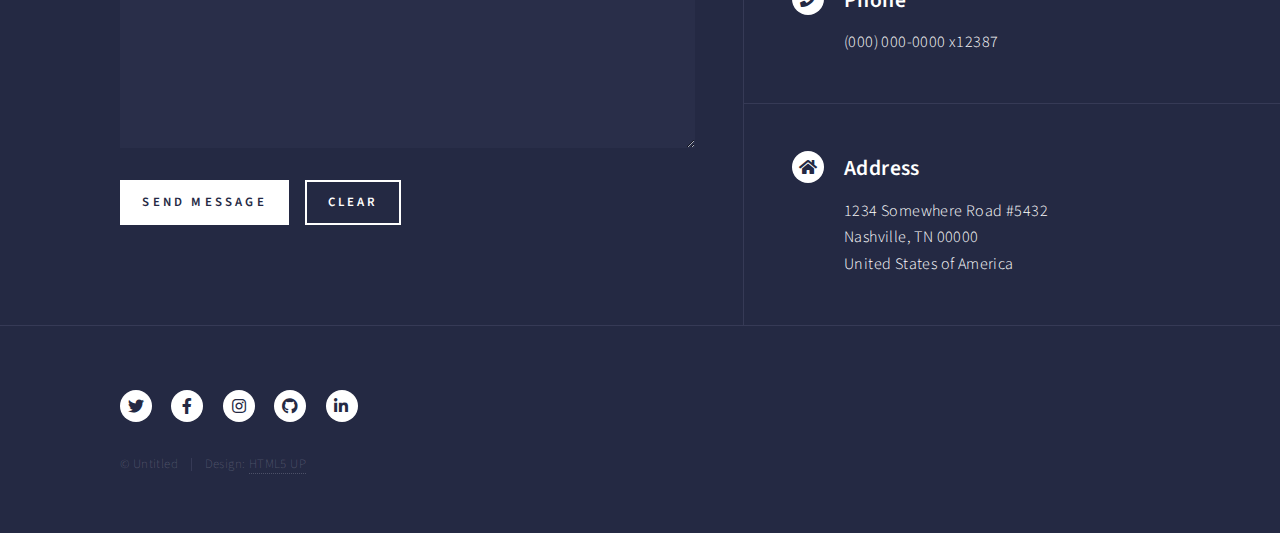
<file: bhabhi_portfolio/elements.html>
<!DOCTYPE HTML>
<!--
	Forty by HTML5 UP
	html5up.net | @ajlkn
	Free for personal and commercial use under the CCA 3.0 license (html5up.net/license)
-->
<html>
	<head>
		<title>Elements - Forty by HTML5 UP</title>
		<meta charset="utf-8" />
		<meta name="viewport" content="width=device-width, initial-scale=1, user-scalable=no" />
		<link rel="stylesheet" href="assets/css/main.css" />
		<noscript><link rel="stylesheet" href="assets/css/noscript.css" /></noscript>
	</head>
	<body class="is-preload">

		<!-- Wrapper -->
			<div id="wrapper">

				<!-- Header -->
					<header id="header">
						<a href="index.html" class="logo"><strong>Forty</strong> <span>by HTML5 UP</span></a>
						<nav>
							<a href="#menu">Menu</a>
						</nav>
					</header>

				<!-- Menu -->
					<nav id="menu">
						<ul class="links">
							<li><a href="index.html">Home</a></li>
							<li><a href="landing.html">Landing</a></li>
							<li><a href="generic.html">Generic</a></li>
							<li><a href="elements.html">Elements</a></li>
						</ul>
						<ul class="actions stacked">
							<li><a href="#" class="button primary fit">Get Started</a></li>
							<li><a href="#" class="button fit">Log In</a></li>
						</ul>
					</nav>

				<!-- Main -->
					<div id="main" class="alt">

						<!-- One -->
							<section id="one">
								<div class="inner">
									<header class="major">
										<h1>Elements</h1>
									</header>

									<!-- Content -->
										<h2 id="content">Sample Content</h2>
										<p>Praesent ac adipiscing ullamcorper semper ut amet ac risus. Lorem sapien ut odio odio nunc. Ac adipiscing nibh porttitor erat risus justo adipiscing adipiscing amet placerat accumsan. Vis. Faucibus odio magna tempus adipiscing a non. In mi primis arcu ut non accumsan vivamus ac blandit adipiscing adipiscing arcu metus praesent turpis eu ac lacinia nunc ac commodo gravida adipiscing eget accumsan ac nunc adipiscing adipiscing.</p>
										<div class="row">
											<div class="col-6 col-12-small">
												<h3>Sem turpis amet semper</h3>
												<p>Nunc lacinia ante nunc ac lobortis. Interdum adipiscing gravida odio porttitor sem non mi integer non faucibus ornare mi ut ante amet placerat aliquet. Volutpat commodo eu sed ante lacinia. Sapien a lorem in integer ornare praesent commodo adipiscing arcu in massa commodo lorem accumsan at odio massa ac ac. Semper adipiscing varius montes viverra nibh in adipiscing blandit tempus accumsan.</p>
											</div>
											<div class="col-6 col-12-small">
												<h3>Magna odio tempus commodo</h3>
												<p>In arcu accumsan arcu adipiscing accumsan orci ac. Felis id enim aliquet. Accumsan ac integer lobortis commodo ornare aliquet accumsan erat tempus amet porttitor. Ante commodo blandit adipiscing integer semper orci eget. Faucibus commodo adipiscing mi eu nullam accumsan morbi arcu ornare odio mi adipiscing nascetur lacus ac interdum morbi accumsan vis mi accumsan ac praesent.</p>
											</div>
											<!-- Break -->
											<div class="col-4 col-12-medium">
												<h3>Interdum sapien gravida</h3>
												<p>Nunc lacinia ante nunc ac lobortis. Interdum adipiscing gravida odio porttitor sem non mi integer non faucibus ornare mi ut ante amet placerat aliquet. Volutpat eu sed ante lacinia sapien lorem accumsan varius montes viverra nibh in adipiscing blandit tempus accumsan.</p>
											</div>
											<div class="col-4 col-12-medium">
												<h3>Faucibus consequat lorem</h3>
												<p>Nunc lacinia ante nunc ac lobortis. Interdum adipiscing gravida odio porttitor sem non mi integer non faucibus ornare mi ut ante amet placerat aliquet. Volutpat eu sed ante lacinia sapien lorem accumsan varius montes viverra nibh in adipiscing blandit tempus accumsan.</p>
											</div>
											<div class="col-4 col-12-medium">
												<h3>Accumsan montes viverra</h3>
												<p>Nunc lacinia ante nunc ac lobortis. Interdum adipiscing gravida odio porttitor sem non mi integer non faucibus ornare mi ut ante amet placerat aliquet. Volutpat eu sed ante lacinia sapien lorem accumsan varius montes viverra nibh in adipiscing blandit tempus accumsan.</p>
											</div>
										</div>

									<hr class="major" />

									<!-- Elements -->
										<h2 id="elements">Elements</h2>
										<div class="row gtr-200">
											<div class="col-6 col-12-medium">

												<!-- Text stuff -->
													<h3>Text</h3>
													<p>This is <b>bold</b> and this is <strong>strong</strong>. This is <i>italic</i> and this is <em>emphasized</em>.
													This is <sup>superscript</sup> text and this is <sub>subscript</sub> text.
													This is <u>underlined</u> and this is code: <code>for (;;) { ... }</code>.
													Finally, this is a <a href="#">link</a>.</p>
													<hr />
													<h2>Heading Level 2</h2>
													<h3>Heading Level 3</h3>
													<h4>Heading Level 4</h4>
													<hr />
													<p>Nunc lacinia ante nunc ac lobortis. Interdum adipiscing gravida odio porttitor sem non mi integer non faucibus ornare mi ut ante amet placerat aliquet. Volutpat eu sed ante lacinia sapien lorem accumsan varius montes viverra nibh in adipiscing blandit tempus accumsan.</p>

												<!-- Lists -->
													<h3>Lists</h3>
													<div class="row">
														<div class="col-6 col-12-small">

															<h4>Unordered</h4>
															<ul>
																<li>Dolor etiam magna etiam.</li>
																<li>Sagittis lorem eleifend.</li>
																<li>Felis dolore viverra.</li>
															</ul>

															<h4>Alternate</h4>
															<ul class="alt">
																<li>Dolor etiam magna etiam.</li>
																<li>Sagittis lorem eleifend.</li>
																<li>Felis feugiat viverra.</li>
															</ul>

														</div>
														<div class="col-6 col-12-small">

															<h4>Ordered</h4>
															<ol>
																<li>Dolor etiam magna etiam.</li>
																<li>Etiam vel lorem sed viverra.</li>
																<li>Felis dolore viverra.</li>
																<li>Dolor etiam magna etiam.</li>
																<li>Etiam vel lorem sed viverra.</li>
																<li>Felis dolore viverra.</li>
															</ol>

															<h4>Icons</h4>
															<ul class="icons">
																<li><a href="#" class="icon brands fa-twitter"><span class="label">Twitter</span></a></li>
																<li><a href="#" class="icon brands fa-facebook-f"><span class="label">Facebook</span></a></li>
																<li><a href="#" class="icon brands fa-instagram"><span class="label">Instagram</span></a></li>
																<li><a href="#" class="icon brands fa-github"><span class="label">Github</span></a></li>
																<li><a href="#" class="icon brands fa-dribbble"><span class="label">Dribbble</span></a></li>
																<li><a href="#" class="icon brands fa-tumblr"><span class="label">Tumblr</span></a></li>
															</ul>
															<ul class="icons">
																<li><a href="#" class="icon brands alt fa-twitter"><span class="label">Twitter</span></a></li>
																<li><a href="#" class="icon brands alt fa-facebook-f"><span class="label">Facebook</span></a></li>
																<li><a href="#" class="icon brands alt fa-instagram"><span class="label">Instagram</span></a></li>
															</ul>

														</div>
													</div>
													<h4>Definition</h4>
													<dl>
														<dt>Item1</dt>
														<dd>
															<p>Lorem ipsum dolor vestibulum ante ipsum primis in faucibus vestibulum. Blandit adipiscing eu felis iaculis volutpat ac adipiscing accumsan eu faucibus. Integer ac pellentesque praesent. Lorem ipsum dolor.</p>
														</dd>
														<dt>Item2</dt>
														<dd>
															<p>Lorem ipsum dolor vestibulum ante ipsum primis in faucibus vestibulum. Blandit adipiscing eu felis iaculis volutpat ac adipiscing accumsan eu faucibus. Integer ac pellentesque praesent. Lorem ipsum dolor.</p>
														</dd>
														<dt>Item3</dt>
														<dd>
															<p>Lorem ipsum dolor vestibulum ante ipsum primis in faucibus vestibulum. Blandit adipiscing eu felis iaculis volutpat ac adipiscing accumsan eu faucibus. Integer ac pellentesque praesent. Lorem ipsum dolor.</p>
														</dd>
													</dl>

													<h4>Actions</h4>
													<ul class="actions">
														<li><a href="#" class="button primary">Default</a></li>
														<li><a href="#" class="button">Default</a></li>
													</ul>
													<ul class="actions small">
														<li><a href="#" class="button primary small">Small</a></li>
														<li><a href="#" class="button small">Small</a></li>
													</ul>
													<div class="row">
														<div class="col-6 col-12-small">
															<ul class="actions stacked">
																<li><a href="#" class="button primary">Default</a></li>
																<li><a href="#" class="button">Default</a></li>
															</ul>
														</div>
														<div class="col-6 col-12-small">
															<ul class="actions stacked">
																<li><a href="#" class="button primary small">Small</a></li>
																<li><a href="#" class="button small">Small</a></li>
															</ul>
														</div>
														<div class="col-6 col-12-small">
															<ul class="actions stacked">
																<li><a href="#" class="button primary fit">Default</a></li>
																<li><a href="#" class="button fit">Default</a></li>
															</ul>
														</div>
														<div class="col-6 col-12-small">
															<ul class="actions stacked">
																<li><a href="#" class="button primary small fit">Small</a></li>
																<li><a href="#" class="button small fit">Small</a></li>
															</ul>
														</div>
													</div>

													<h4>Pagination</h4>
													<ul class="pagination">
														<li><span class="button small disabled">Prev</span></li>
														<li><a href="#" class="page active">1</a></li>
														<li><a href="#" class="page">2</a></li>
														<li><a href="#" class="page">3</a></li>
														<li><span>&hellip;</span></li>
														<li><a href="#" class="page">8</a></li>
														<li><a href="#" class="page">9</a></li>
														<li><a href="#" class="page">10</a></li>
														<li><a href="#" class="button small">Next</a></li>
													</ul>

												<!-- Blockquote -->
													<h3>Blockquote</h3>
													<blockquote>Fringilla nisl. Donec accumsan interdum nisi, quis tincidunt felis sagittis eget tempus euismod. Vestibulum ante ipsum primis in faucibus vestibulum. Blandit adipiscing eu felis iaculis volutpat ac adipiscing accumsan faucibus. Vestibulum ante ipsum primis in faucibus vestibulum. Blandit adipiscing eu felis.</blockquote>

												<!-- Table -->
													<h3>Table</h3>

													<h4>Default</h4>
													<div class="table-wrapper">
														<table>
															<thead>
																<tr>
																	<th>Name</th>
																	<th>Description</th>
																	<th>Price</th>
																</tr>
															</thead>
															<tbody>
																<tr>
																	<td>Item1</td>
																	<td>Ante turpis integer aliquet porttitor.</td>
																	<td>29.99</td>
																</tr>
																<tr>
																	<td>Item2</td>
																	<td>Vis ac commodo adipiscing arcu aliquet.</td>
																	<td>19.99</td>
																</tr>
																<tr>
																	<td>Item3</td>
																	<td> Morbi faucibus arcu accumsan lorem.</td>
																	<td>29.99</td>
																</tr>
																<tr>
																	<td>Item4</td>
																	<td>Vitae integer tempus condimentum.</td>
																	<td>19.99</td>
																</tr>
																<tr>
																	<td>Item5</td>
																	<td>Ante turpis integer aliquet porttitor.</td>
																	<td>29.99</td>
																</tr>
															</tbody>
															<tfoot>
																<tr>
																	<td colspan="2"></td>
																	<td>100.00</td>
																</tr>
															</tfoot>
														</table>
													</div>

													<h4>Alternate</h4>
													<div class="table-wrapper">
														<table class="alt">
															<thead>
																<tr>
																	<th>Name</th>
																	<th>Description</th>
																	<th>Price</th>
																</tr>
															</thead>
															<tbody>
																<tr>
																	<td>Item1</td>
																	<td>Ante turpis integer aliquet porttitor.</td>
																	<td>29.99</td>
																</tr>
																<tr>
																	<td>Item2</td>
																	<td>Vis ac commodo adipiscing arcu aliquet.</td>
																	<td>19.99</td>
																</tr>
																<tr>
																	<td>Item3</td>
																	<td> Morbi faucibus arcu accumsan lorem.</td>
																	<td>29.99</td>
																</tr>
																<tr>
																	<td>Item4</td>
																	<td>Vitae integer tempus condimentum.</td>
																	<td>19.99</td>
																</tr>
																<tr>
																	<td>Item5</td>
																	<td>Ante turpis integer aliquet porttitor.</td>
																	<td>29.99</td>
																</tr>
															</tbody>
															<tfoot>
																<tr>
																	<td colspan="2"></td>
																	<td>100.00</td>
																</tr>
															</tfoot>
														</table>
													</div>

											</div>
											<div class="col-6 col-12-medium">

												<!-- Buttons -->
													<h3>Buttons</h3>
													<ul class="actions">
														<li><a href="#" class="button primary">Primary</a></li>
														<li><a href="#" class="button">Default</a></li>
													</ul>
													<div class="row">
														<div class="col-6 col-12-xsmall">
															<ul class="actions stacked">
																<li><a href="#" class="button large">Large</a></li>
																<li><a href="#" class="button">Default</a></li>
																<li><a href="#" class="button small">Small</a></li>
															</ul>
														</div>
														<div class="col-6 col-12-xsmall">
															<ul class="actions stacked">
																<li><a href="#" class="button primary large">Large</a></li>
																<li><a href="#" class="button primary">Default</a></li>
																<li><a href="#" class="button primary small">Small</a></li>
															</ul>
														</div>
													</div>
													<ul class="actions fit">
														<li><a href="#" class="button primary fit">Fit</a></li>
														<li><a href="#" class="button fit">Fit</a></li>
													</ul>
													<ul class="actions fit small">
														<li><a href="#" class="button primary fit small">Fit + Small</a></li>
														<li><a href="#" class="button fit small">Fit + Small</a></li>
													</ul>
													<ul class="actions">
														<li><a href="#" class="button primary icon solid fa-search">Icon</a></li>
														<li><a href="#" class="button icon solid fa-download">Icon</a></li>
													</ul>
													<ul class="actions">
														<li><span class="button primary disabled">Primary</span></li>
														<li><span class="button disabled">Default</span></li>
													</ul>

												<!-- Form -->
													<h3>Form</h3>

													<form method="post" action="#">
														<div class="row gtr-uniform">
															<div class="col-6 col-12-xsmall">
																<input type="text" name="demo-name" id="demo-name" value="" placeholder="Name" />
															</div>
															<div class="col-6 col-12-xsmall">
																<input type="email" name="demo-email" id="demo-email" value="" placeholder="Email" />
															</div>
															<!-- Break -->
															<div class="col-12">
																<select name="demo-category" id="demo-category">
																	<option value="">- Category -</option>
																	<option value="1">Manufacturing</option>
																	<option value="1">Shipping</option>
																	<option value="1">Administration</option>
																	<option value="1">Human Resources</option>
																</select>
															</div>
															<!-- Break -->
															<div class="col-4 col-12-small">
																<input type="radio" id="demo-priority-low" name="demo-priority" checked>
																<label for="demo-priority-low">Low</label>
															</div>
															<div class="col-4 col-12-small">
																<input type="radio" id="demo-priority-normal" name="demo-priority">
																<label for="demo-priority-normal">Normal</label>
															</div>
															<div class="col-4 col-12-small">
																<input type="radio" id="demo-priority-high" name="demo-priority">
																<label for="demo-priority-high">High</label>
															</div>
															<!-- Break -->
															<div class="col-6 col-12-small">
																<input type="checkbox" id="demo-copy" name="demo-copy">
																<label for="demo-copy">Email me a copy</label>
															</div>
															<div class="col-6 col-12-small">
																<input type="checkbox" id="demo-human" name="demo-human" checked>
																<label for="demo-human">I am a human</label>
															</div>
															<!-- Break -->
															<div class="col-12">
																<textarea name="demo-message" id="demo-message" placeholder="Enter your message" rows="6"></textarea>
															</div>
															<!-- Break -->
															<div class="col-12">
																<ul class="actions">
																	<li><input type="submit" value="Send Message" class="primary" /></li>
																	<li><input type="reset" value="Reset" /></li>
																</ul>
															</div>
														</div>
													</form>

												<!-- Image -->
													<h3>Image</h3>

													<h4>Fit</h4>
													<span class="image fit"><img src="images/pic03.jpg" alt="" /></span>
													<div class="box alt">
														<div class="row gtr-50 gtr-uniform">
															<div class="col-4"><span class="image fit"><img src="images/pic08.jpg" alt="" /></span></div>
															<div class="col-4"><span class="image fit"><img src="images/pic09.jpg" alt="" /></span></div>
															<div class="col-4"><span class="image fit"><img src="images/pic10.jpg" alt="" /></span></div>
															<!-- Break -->
															<div class="col-4"><span class="image fit"><img src="images/pic10.jpg" alt="" /></span></div>
															<div class="col-4"><span class="image fit"><img src="images/pic08.jpg" alt="" /></span></div>
															<div class="col-4"><span class="image fit"><img src="images/pic09.jpg" alt="" /></span></div>
															<!-- Break -->
															<div class="col-4"><span class="image fit"><img src="images/pic09.jpg" alt="" /></span></div>
															<div class="col-4"><span class="image fit"><img src="images/pic10.jpg" alt="" /></span></div>
															<div class="col-4"><span class="image fit"><img src="images/pic08.jpg" alt="" /></span></div>
														</div>
													</div>

													<h4>Left &amp; Right</h4>
													<p><span class="image left"><img src="images/pic09.jpg" alt="" /></span>Lorem ipsum dolor sit accumsan interdum nisi, quis tincidunt felis sagittis eget. tempus euismod. Vestibulum ante ipsum primis in faucibus vestibulum. Blandit adipiscing eu felis iaculis volutpat ac adipiscing accumsan eu faucibus. Integer ac pellentesque praesent tincidunt felis sagittis eget. tempus euismod. Vestibulum ante ipsum primis sagittis eget. tempus euismod. Vestibulum ante ipsum primis in faucibus vestibulum. Blandit adipiscing eu felis iaculis volutpat ac adipiscing accumsan eu faucibus. Integer ac pellentesque praesent tincidunt felis sagittis eget tempus vestibulum ante ipsum primis in faucibus magna blandit adipiscing eu felis iaculis.</p>
													<p><span class="image right"><img src="images/pic10.jpg" alt="" /></span>Lorem ipsum dolor sit accumsan interdum nisi, quis tincidunt felis sagittis eget. tempus euismod. Vestibulum ante ipsum primis in faucibus vestibulum. Blandit adipiscing eu felis iaculis volutpat ac adipiscing accumsan eu faucibus. Integer ac pellentesque praesent tincidunt felis sagittis eget. tempus euismod. Vestibulum ante ipsum primis sagittis eget. tempus euismod. Vestibulum ante ipsum primis in faucibus vestibulum. Blandit adipiscing eu felis iaculis volutpat ac adipiscing accumsan eu faucibus. Integer ac pellentesque praesent tincidunt felis sagittis eget tempus vestibulum ante ipsum primis in faucibus magna blandit adipiscing eu felis iaculis.</p>

												<!-- Box -->
													<h3>Box</h3>
													<div class="box">
														<p>Felis sagittis eget tempus primis in faucibus vestibulum. Blandit adipiscing eu felis iaculis volutpat ac adipiscing accumsan eu faucibus. Integer ac pellentesque praesent tincidunt felis sagittis eget. tempus euismod. Magna sed etiam ante ipsum primis in faucibus vestibulum. Blandit adipiscing eu ipsum primis in faucibus vestibulum. Blandit adipiscing eu felis iaculis volutpat ac adipiscing accumsan eu faucibus lorem ipsum.</p>
													</div>

												<!-- Preformatted Code -->
													<h3>Preformatted</h3>
													<pre><code>i = 0;

while (!deck.isInOrder()) {
    print 'Iteration ' + i;
    deck.shuffle();
    i++;
}

print 'It took ' + i + ' iterations to sort the deck.';
</code></pre>

											</div>
										</div>

								</div>
							</section>

					</div>

				<!-- Contact -->
					<section id="contact">
						<div class="inner">
							<section>
								<form method="post" action="#">
									<div class="fields">
										<div class="field half">
											<label for="name">Name</label>
											<input type="text" name="name" id="name" />
										</div>
										<div class="field half">
											<label for="email">Email</label>
											<input type="text" name="email" id="email" />
										</div>
										<div class="field">
											<label for="message">Message</label>
											<textarea name="message" id="message" rows="6"></textarea>
										</div>
									</div>
									<ul class="actions">
										<li><input type="submit" value="Send Message" class="primary" /></li>
										<li><input type="reset" value="Clear" /></li>
									</ul>
								</form>
							</section>
							<section class="split">
								<section>
									<div class="contact-method">
										<span class="icon solid alt fa-envelope"></span>
										<h3>Email</h3>
										<a href="#">information@untitled.tld</a>
									</div>
								</section>
								<section>
									<div class="contact-method">
										<span class="icon solid alt fa-phone"></span>
										<h3>Phone</h3>
										<span>(000) 000-0000 x12387</span>
									</div>
								</section>
								<section>
									<div class="contact-method">
										<span class="icon solid alt fa-home"></span>
										<h3>Address</h3>
										<span>1234 Somewhere Road #5432<br />
										Nashville, TN 00000<br />
										United States of America</span>
									</div>
								</section>
							</section>
						</div>
					</section>

				<!-- Footer -->
					<footer id="footer">
						<div class="inner">
							<ul class="icons">
								<li><a href="#" class="icon brands alt fa-twitter"><span class="label">Twitter</span></a></li>
								<li><a href="#" class="icon brands alt fa-facebook-f"><span class="label">Facebook</span></a></li>
								<li><a href="#" class="icon brands alt fa-instagram"><span class="label">Instagram</span></a></li>
								<li><a href="#" class="icon brands alt fa-github"><span class="label">GitHub</span></a></li>
								<li><a href="#" class="icon brands alt fa-linkedin-in"><span class="label">LinkedIn</span></a></li>
							</ul>
							<ul class="copyright">
								<li>&copy; Untitled</li><li>Design: <a href="https://html5up.net">HTML5 UP</a></li>
							</ul>
						</div>
					</footer>

			</div>

		<!-- Scripts -->
			<script src="assets/js/jquery.min.js"></script>
			<script src="assets/js/jquery.scrolly.min.js"></script>
			<script src="assets/js/jquery.scrollex.min.js"></script>
			<script src="assets/js/browser.min.js"></script>
			<script src="assets/js/breakpoints.min.js"></script>
			<script src="assets/js/util.js"></script>
			<script src="assets/js/main.js"></script>

	</body>
</html>
</file>
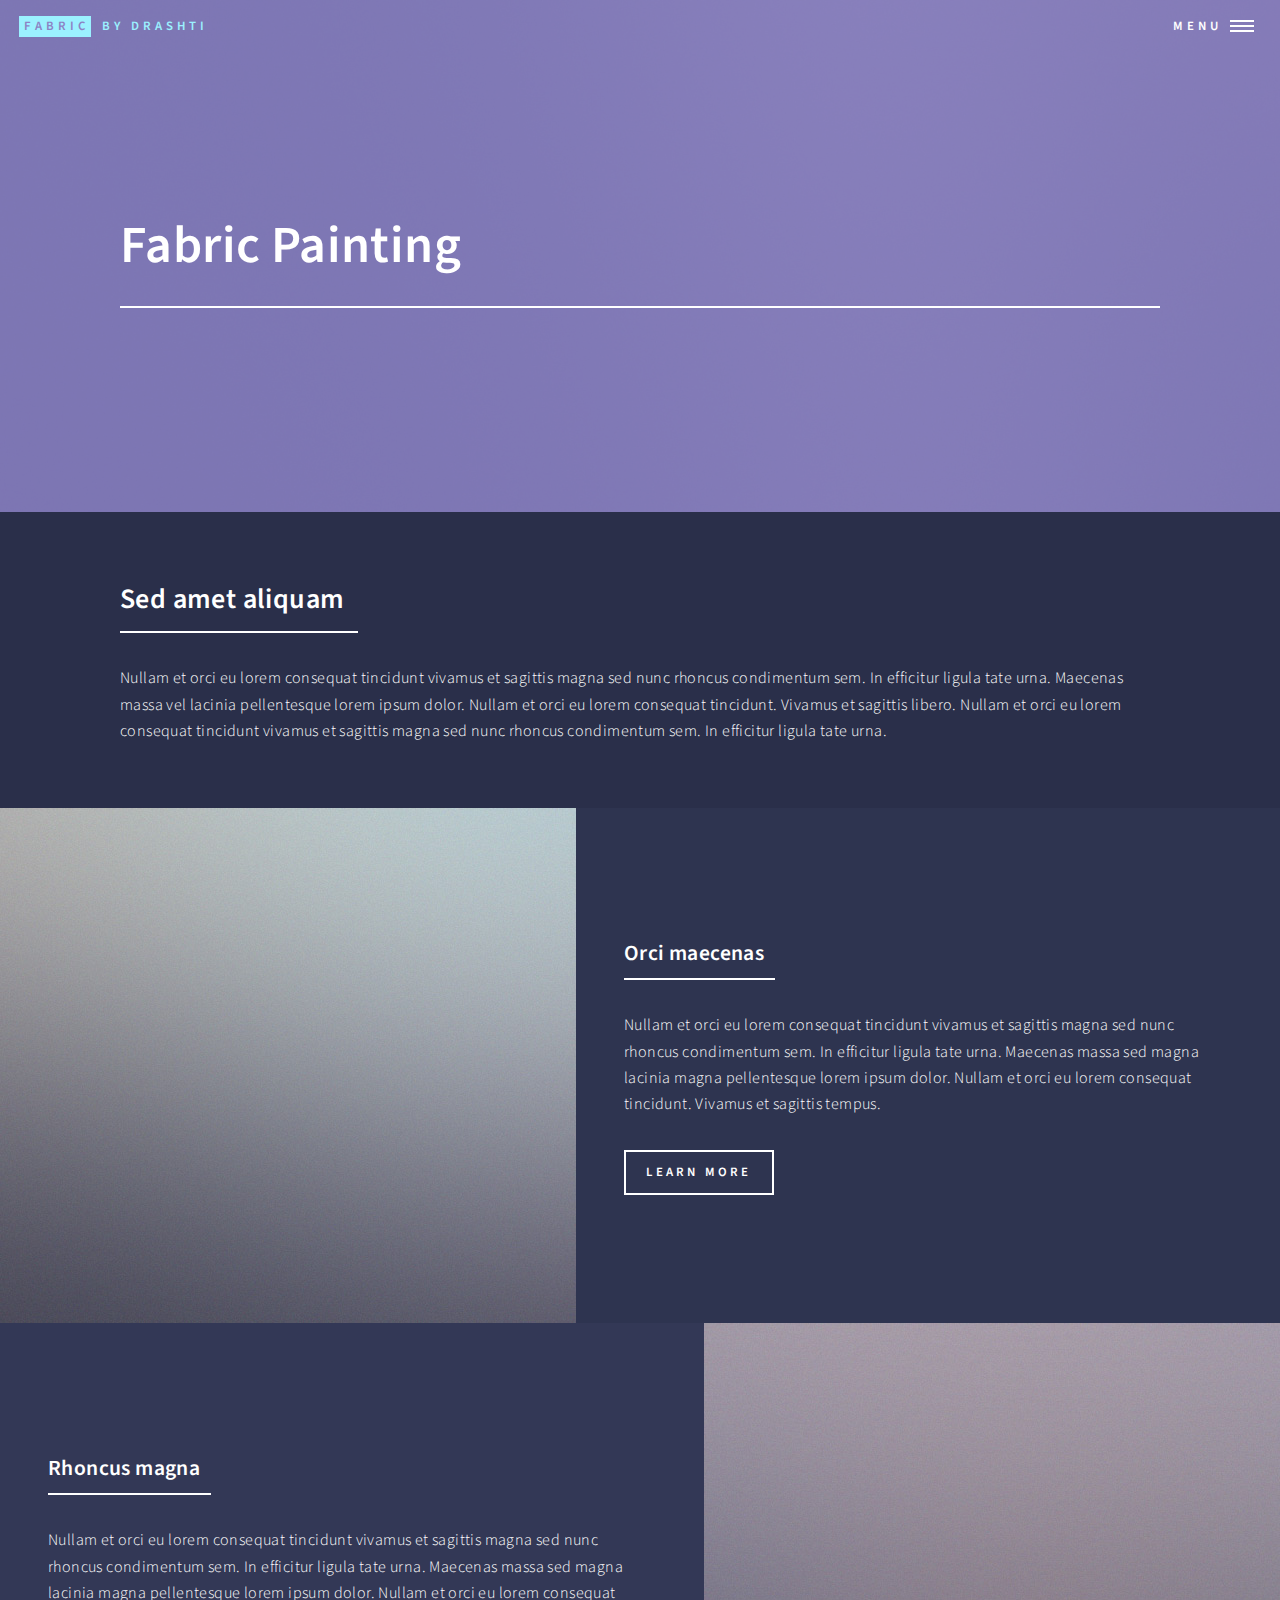
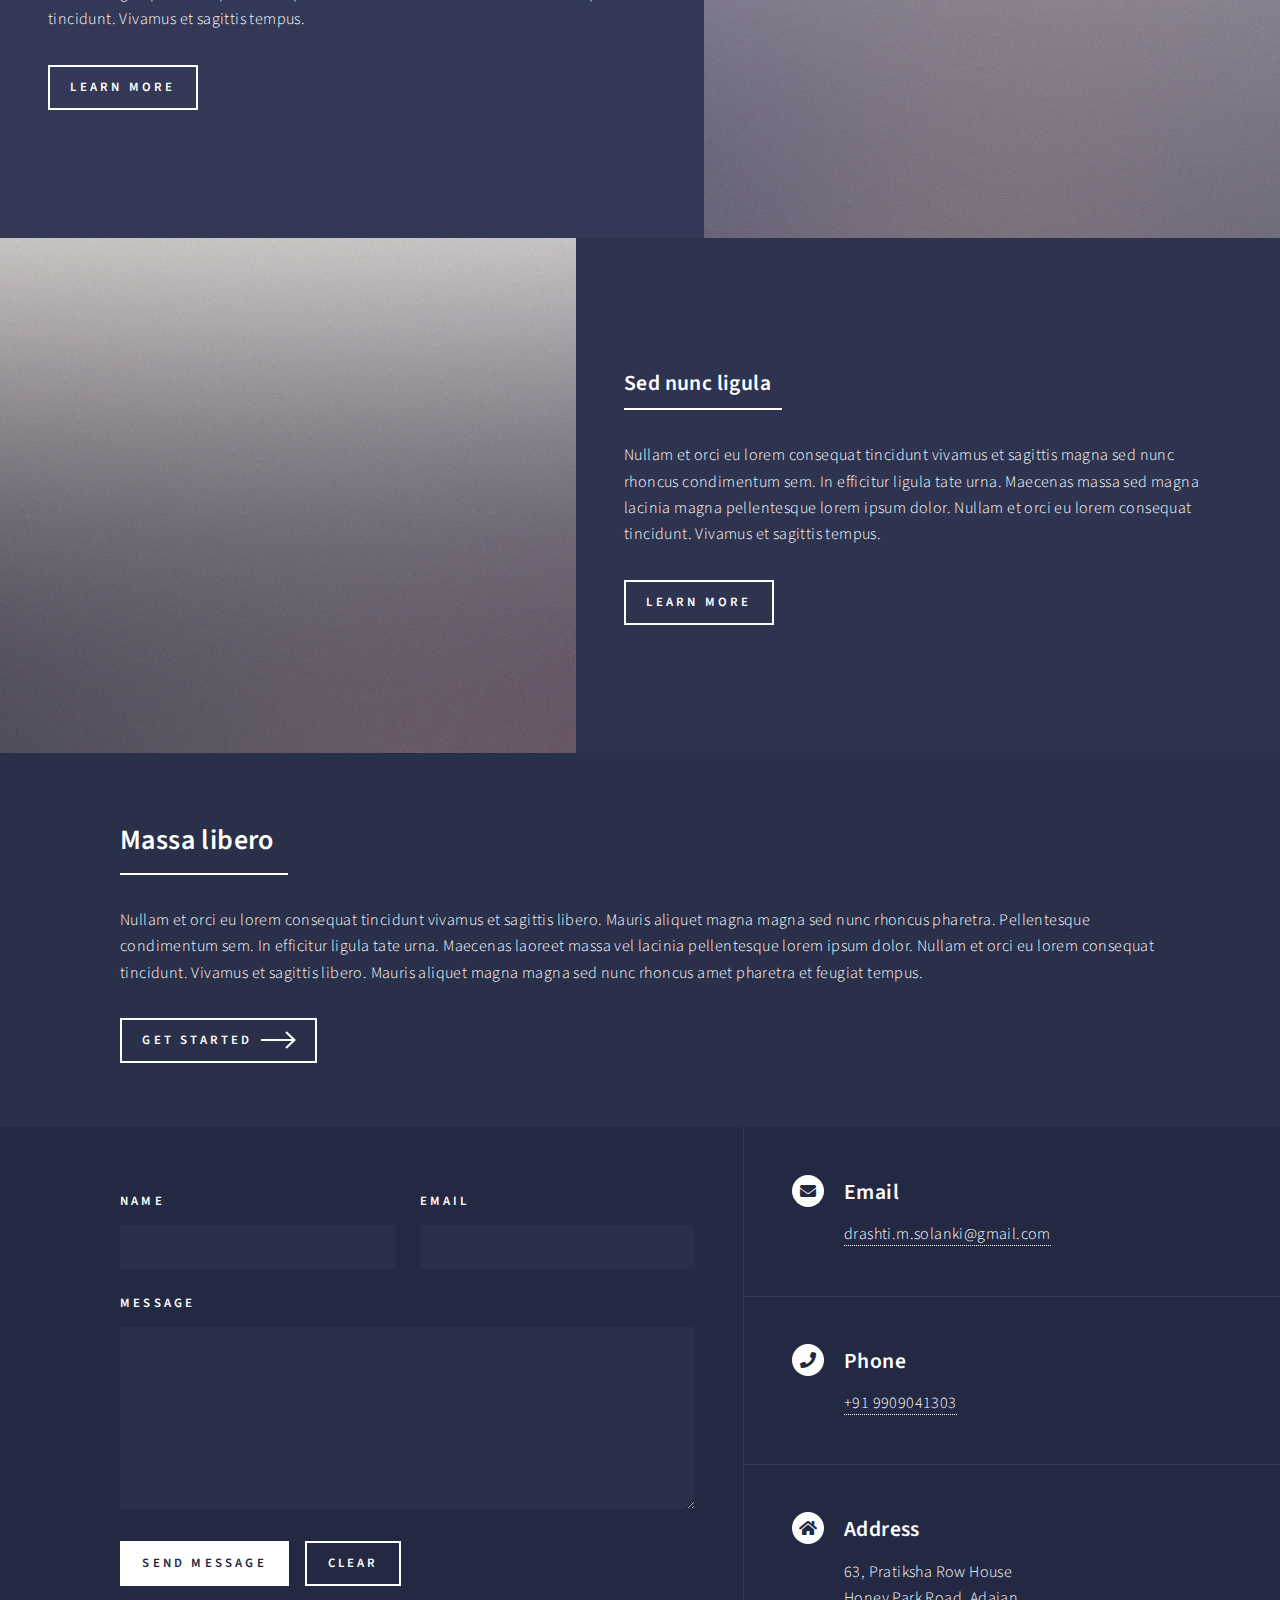
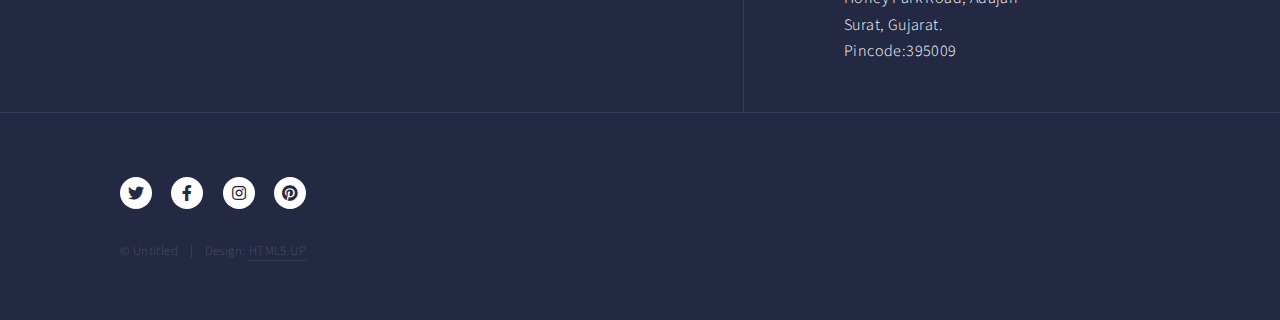
<file: bhabhi_portfolio/fabric.html>
<!DOCTYPE HTML>
<!--
	Forty by HTML5 UP
	html5up.net | @ajlkn
	Free for personal and commercial use under the CCA 3.0 license (html5up.net/license)
-->
<html>
	<head>
		<title>Fashioned - by yours truely</title>
		<meta charset="utf-8" />
		<meta name="viewport" content="width=device-width, initial-scale=1, user-scalable=no" />
		<link rel="stylesheet" href="assets/css/main.css" />
		<noscript><link rel="stylesheet" href="assets/css/noscript.css" /></noscript>
	</head>
	<body class="is-preload">

		<!-- Wrapper -->
			<div id="wrapper">

				<!-- Header -->
				<!-- Note: The "styleN" class below should match that of the banner element. -->
					<header id="header" class="alt style2">
						<a href="index.html" class="logo"><strong>Fabric</strong> <span>By Drashti</span></a>
						<nav>
							<a href="#menu">Menu</a>
						</nav>
					</header>

				<!-- Menu -->
					<nav id="menu">
						<ul class="links">
                            <li><a href="index.html">Home</a></li>
							<li><a href="fabric.html">Fabric Painting</a></li>
							<li><a href="poster.html">Poster Painting</a></li>
							<li><a href="portrait.html">Portraits</a></li>
							<li><a href="bottle.html">Bottle Painting</a></li>
							<li><a href="HomeDecor.html">Home Decor</a></li>
							<li><a href="warli.html">Warli Painting</a></li>
						</ul>
						<ul class="actions stacked">
							<li><a href="#" class="button primary fit">Get Started</a></li>
							<li><a href="#" class="button fit">Log In</a></li>
						</ul>
					</nav>

				<!-- Banner -->
				<!-- Note: The "styleN" class below should match that of the header element. -->
					<section id="banner" class="style2">
						<div class="inner">
							<span class="image">
								<img src="images/pic07.jpg" alt="" />
							</span>
							<header class="major">
								<h1>Fabric Painting</h1>
							</header>
							<div class="content">
								<p></p>
							</div>
						</div>
					</section>

				<!-- Main -->
					<div id="main">

						<!-- One -->
							<section id="one">
								<div class="inner">
									<header class="major">
										<h2>Sed amet aliquam</h2>
									</header>
									<p>Nullam et orci eu lorem consequat tincidunt vivamus et sagittis magna sed nunc rhoncus condimentum sem. In efficitur ligula tate urna. Maecenas massa vel lacinia pellentesque lorem ipsum dolor. Nullam et orci eu lorem consequat tincidunt. Vivamus et sagittis libero. Nullam et orci eu lorem consequat tincidunt vivamus et sagittis magna sed nunc rhoncus condimentum sem. In efficitur ligula tate urna.</p>
								</div>
							</section>

						<!-- Two -->
							<section id="two" class="spotlights">
								<section>
									<a href="generic.html" class="image">
										<img src="images/pic08.jpg" alt="" data-position="center center" />
									</a>
									<div class="content">
										<div class="inner">
											<header class="major">
												<h3>Orci maecenas</h3>
											</header>
											<p>Nullam et orci eu lorem consequat tincidunt vivamus et sagittis magna sed nunc rhoncus condimentum sem. In efficitur ligula tate urna. Maecenas massa sed magna lacinia magna pellentesque lorem ipsum dolor. Nullam et orci eu lorem consequat tincidunt. Vivamus et sagittis tempus.</p>
											<ul class="actions">
												<li><a href="generic.html" class="button">Learn more</a></li>
											</ul>
										</div>
									</div>
								</section>
								<section>
									<a href="generic.html" class="image">
										<img src="images/pic09.jpg" alt="" data-position="top center" />
									</a>
									<div class="content">
										<div class="inner">
											<header class="major">
												<h3>Rhoncus magna</h3>
											</header>
											<p>Nullam et orci eu lorem consequat tincidunt vivamus et sagittis magna sed nunc rhoncus condimentum sem. In efficitur ligula tate urna. Maecenas massa sed magna lacinia magna pellentesque lorem ipsum dolor. Nullam et orci eu lorem consequat tincidunt. Vivamus et sagittis tempus.</p>
											<ul class="actions">
												<li><a href="generic.html" class="button">Learn more</a></li>
											</ul>
										</div>
									</div>
								</section>
								<section>
									<a href="generic.html" class="image">
										<img src="images/pic10.jpg" alt="" data-position="25% 25%" />
									</a>
									<div class="content">
										<div class="inner">
											<header class="major">
												<h3>Sed nunc ligula</h3>
											</header>
											<p>Nullam et orci eu lorem consequat tincidunt vivamus et sagittis magna sed nunc rhoncus condimentum sem. In efficitur ligula tate urna. Maecenas massa sed magna lacinia magna pellentesque lorem ipsum dolor. Nullam et orci eu lorem consequat tincidunt. Vivamus et sagittis tempus.</p>
											<ul class="actions">
												<li><a href="generic.html" class="button">Learn more</a></li>
											</ul>
										</div>
									</div>
								</section>
							</section>

						<!-- Three -->
							<section id="three">
								<div class="inner">
									<header class="major">
										<h2>Massa libero</h2>
									</header>
									<p>Nullam et orci eu lorem consequat tincidunt vivamus et sagittis libero. Mauris aliquet magna magna sed nunc rhoncus pharetra. Pellentesque condimentum sem. In efficitur ligula tate urna. Maecenas laoreet massa vel lacinia pellentesque lorem ipsum dolor. Nullam et orci eu lorem consequat tincidunt. Vivamus et sagittis libero. Mauris aliquet magna magna sed nunc rhoncus amet pharetra et feugiat tempus.</p>
									<ul class="actions">
										<li><a href="generic.html" class="button next">Get Started</a></li>
									</ul>
								</div>
							</section>

					</div>

				<!-- Contact -->
                <section id="contact">
                    <div class="inner">
                        <section>
                            <form method="post" action="mailto:drashti.m.solanki@gmail.com">
                                <div class="fields">
                                    <div class="field half">
                                        <label for="name">Name</label>
                                        <input type="text" name="name" id="name" />
                                    </div>
                                    <div class="field half">
                                        <label for="email">Email</label>
                                        <input type="text" name="email" id="email" />
                                    </div>
                                    <div class="field">
                                        <label for="message">Message</label>
                                        <textarea name="message" id="message" rows="6"></textarea>
                                    </div>
                                </div>
                                <ul class="actions">
                                    <li><input type="submit" value="Send Message" class="primary" /></li>
                                    <li><input type="reset" value="Clear" /></li>
                                </ul>
                            </form>
                        </section>
                        <section class="split">
                            <section>
                                <div class="contact-method">
                                    <span class="icon solid alt fa-envelope"></span>
                                    <h3>Email</h3>
                                    <a href="mailto:drashti.m.solanki@gmail.com">drashti.m.solanki@gmail.com</a>
                                </div>
                            </section>
                            <section>
                                <div class="contact-method">
                                    <span class="icon solid alt fa-phone"></span>
                                    <h3>Phone</h3>
                                    <a href="tel-919909041303">+91 9909041303</a>
                                </div>
                            </section>
                            <section>
                                <div class="contact-method">
                                    <span class="icon solid alt fa-home"></span>
                                    <h3>Address</h3>
                                    <span>63, Pratiksha Row House<br />
                                    Honey Park Road, Adajan<br />
                                    Surat, Gujarat.<br />
                                    Pincode:395009</span>
                                </div>
                            </section>
                        </section>
                    </div>
                </section>

            <!-- Footer -->
                <footer id="footer">
                    <div class="inner">
                        <ul class="icons">
                            <li><a href="https://twitter.com/Drashti9999045" class="icon brands alt fa-twitter"><span class="label">Twitter</span></a></li>
                            <li><a href="https://www.facebook.com/drashti.mahida/" class="icon brands alt fa-facebook-f"><span class="label">Facebook</span></a></li>
                            <li><a href="https://www.instagram.com/drashti_m_solanki/" class="icon brands alt fa-instagram"><span class="label">Instagram</span></a></li>
                            <li><a href="https://br.pinterest.com/d_mahida/" class="icon brands alt fa-pinterest"><span class="label">pinterest</span></a></li>
                        </ul>
                        <ul class="copyright">
                            <li>&copy; Untitled</li><li>Design: <a href="https://html5up.net">HTML5 UP</a></li>
                        </ul>
                    </div>
                </footer>

			</div>

		<!-- Scripts -->
			<script src="assets/js/jquery.min.js"></script>
			<script src="assets/js/jquery.scrolly.min.js"></script>
			<script src="assets/js/jquery.scrollex.min.js"></script>
			<script src="assets/js/browser.min.js"></script>
			<script src="assets/js/breakpoints.min.js"></script>
			<script src="assets/js/util.js"></script>
			<script src="assets/js/main.js"></script>

	</body>
</html>
</file>
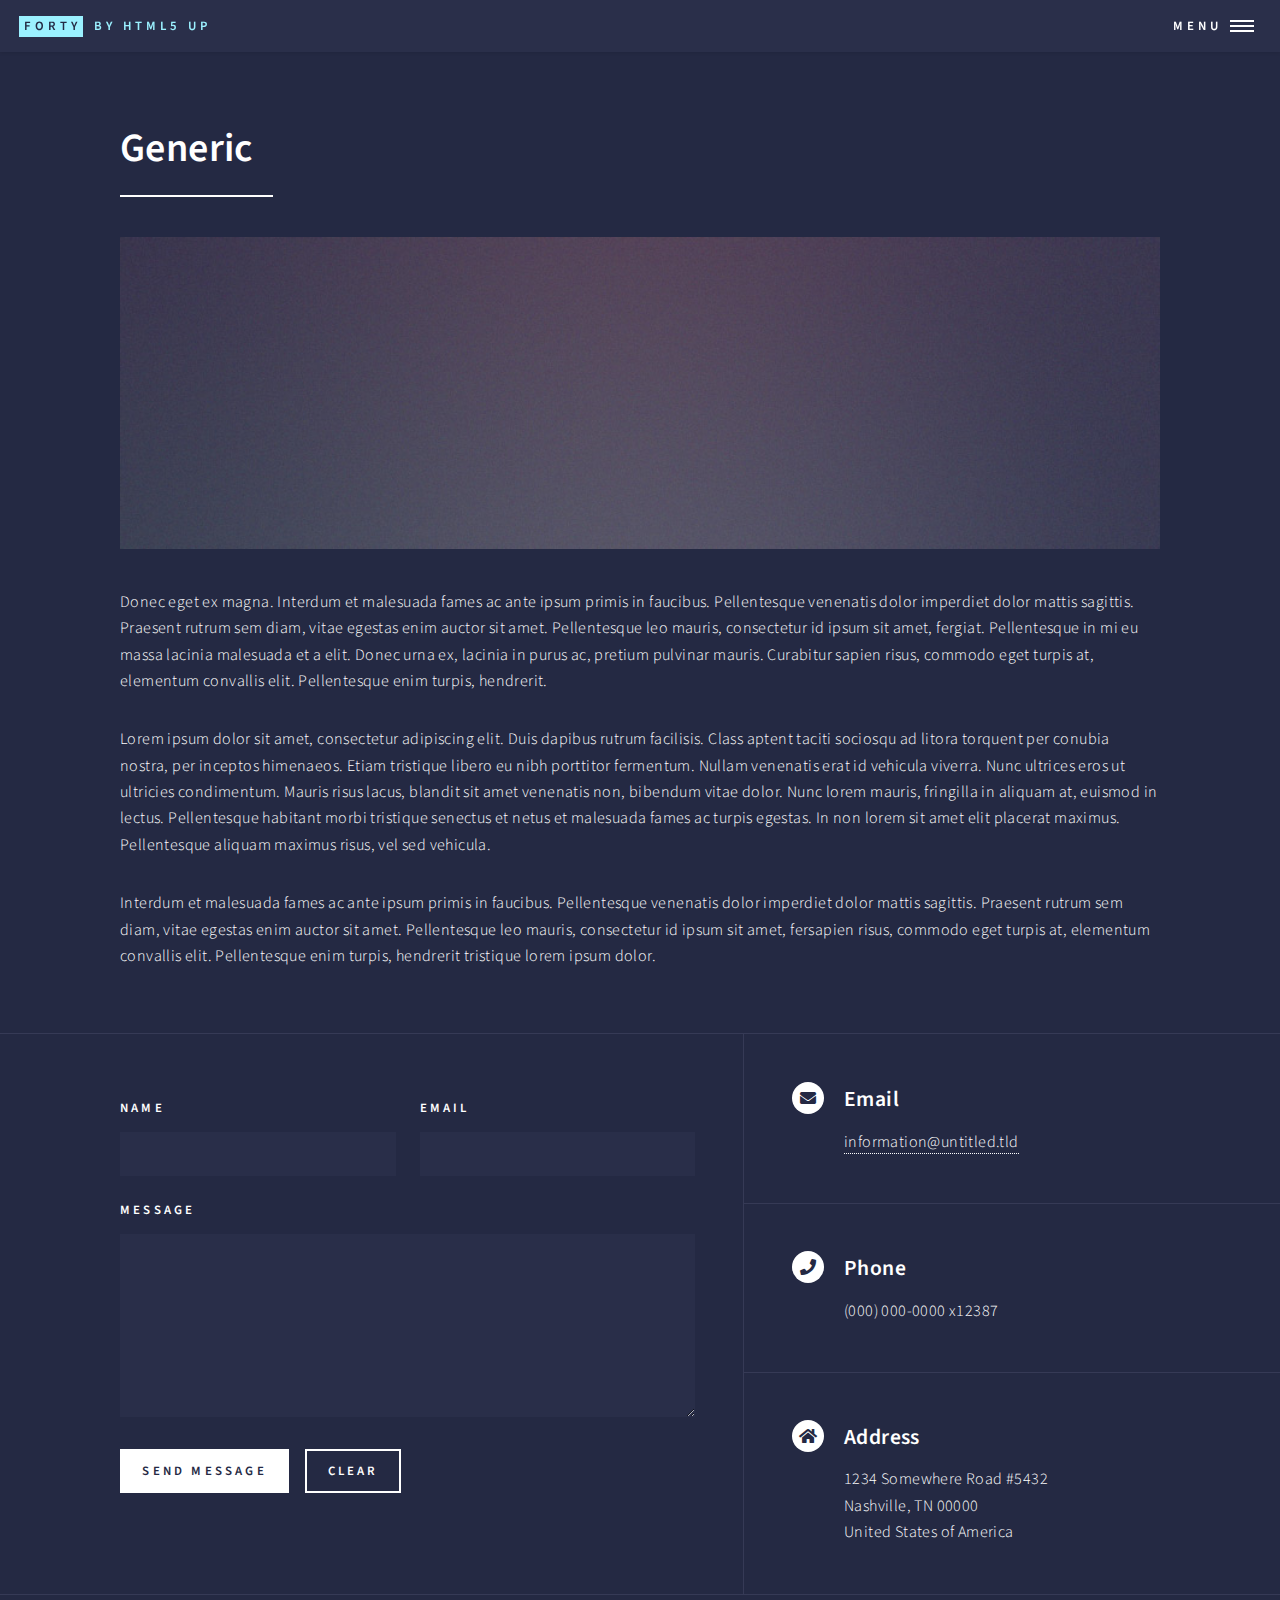
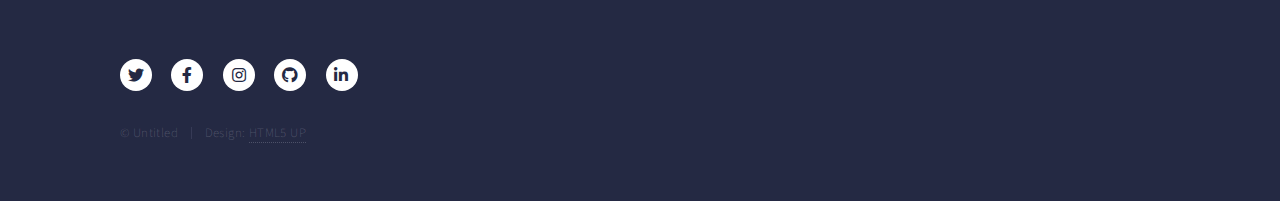
<file: bhabhi_portfolio/generic.html>
<!DOCTYPE HTML>
<!--
	Forty by HTML5 UP
	html5up.net | @ajlkn
	Free for personal and commercial use under the CCA 3.0 license (html5up.net/license)
-->
<html>
	<head>
		<title>Generic - Forty by HTML5 UP</title>
		<meta charset="utf-8" />
		<meta name="viewport" content="width=device-width, initial-scale=1, user-scalable=no" />
		<link rel="stylesheet" href="assets/css/main.css" />
		<noscript><link rel="stylesheet" href="assets/css/noscript.css" /></noscript>
	</head>
	<body class="is-preload">

		<!-- Wrapper -->
			<div id="wrapper">

				<!-- Header -->
					<header id="header">
						<a href="index.html" class="logo"><strong>Forty</strong> <span>by HTML5 UP</span></a>
						<nav>
							<a href="#menu">Menu</a>
						</nav>
					</header>

				<!-- Menu -->
					<nav id="menu">
						<ul class="links">
							<li><a href="index.html">Home</a></li>
							<li><a href="landing.html">Landing</a></li>
							<li><a href="generic.html">Generic</a></li>
							<li><a href="elements.html">Elements</a></li>
						</ul>
						<ul class="actions stacked">
							<li><a href="#" class="button primary fit">Get Started</a></li>
							<li><a href="#" class="button fit">Log In</a></li>
						</ul>
					</nav>

				<!-- Main -->
					<div id="main" class="alt">

						<!-- One -->
							<section id="one">
								<div class="inner">
									<header class="major">
										<h1>Generic</h1>
									</header>
									<span class="image main"><img src="images/pic11.jpg" alt="" /></span>
									<p>Donec eget ex magna. Interdum et malesuada fames ac ante ipsum primis in faucibus. Pellentesque venenatis dolor imperdiet dolor mattis sagittis. Praesent rutrum sem diam, vitae egestas enim auctor sit amet. Pellentesque leo mauris, consectetur id ipsum sit amet, fergiat. Pellentesque in mi eu massa lacinia malesuada et a elit. Donec urna ex, lacinia in purus ac, pretium pulvinar mauris. Curabitur sapien risus, commodo eget turpis at, elementum convallis elit. Pellentesque enim turpis, hendrerit.</p>
									<p>Lorem ipsum dolor sit amet, consectetur adipiscing elit. Duis dapibus rutrum facilisis. Class aptent taciti sociosqu ad litora torquent per conubia nostra, per inceptos himenaeos. Etiam tristique libero eu nibh porttitor fermentum. Nullam venenatis erat id vehicula viverra. Nunc ultrices eros ut ultricies condimentum. Mauris risus lacus, blandit sit amet venenatis non, bibendum vitae dolor. Nunc lorem mauris, fringilla in aliquam at, euismod in lectus. Pellentesque habitant morbi tristique senectus et netus et malesuada fames ac turpis egestas. In non lorem sit amet elit placerat maximus. Pellentesque aliquam maximus risus, vel sed vehicula.</p>
									<p>Interdum et malesuada fames ac ante ipsum primis in faucibus. Pellentesque venenatis dolor imperdiet dolor mattis sagittis. Praesent rutrum sem diam, vitae egestas enim auctor sit amet. Pellentesque leo mauris, consectetur id ipsum sit amet, fersapien risus, commodo eget turpis at, elementum convallis elit. Pellentesque enim turpis, hendrerit tristique lorem ipsum dolor.</p>
								</div>
							</section>

					</div>

				<!-- Contact -->
					<section id="contact">
						<div class="inner">
							<section>
								<form method="post" action="#">
									<div class="fields">
										<div class="field half">
											<label for="name">Name</label>
											<input type="text" name="name" id="name" />
										</div>
										<div class="field half">
											<label for="email">Email</label>
											<input type="text" name="email" id="email" />
										</div>
										<div class="field">
											<label for="message">Message</label>
											<textarea name="message" id="message" rows="6"></textarea>
										</div>
									</div>
									<ul class="actions">
										<li><input type="submit" value="Send Message" class="primary" /></li>
										<li><input type="reset" value="Clear" /></li>
									</ul>
								</form>
							</section>
							<section class="split">
								<section>
									<div class="contact-method">
										<span class="icon solid alt fa-envelope"></span>
										<h3>Email</h3>
										<a href="#">information@untitled.tld</a>
									</div>
								</section>
								<section>
									<div class="contact-method">
										<span class="icon solid alt fa-phone"></span>
										<h3>Phone</h3>
										<span>(000) 000-0000 x12387</span>
									</div>
								</section>
								<section>
									<div class="contact-method">
										<span class="icon solid alt fa-home"></span>
										<h3>Address</h3>
										<span>1234 Somewhere Road #5432<br />
										Nashville, TN 00000<br />
										United States of America</span>
									</div>
								</section>
							</section>
						</div>
					</section>

				<!-- Footer -->
					<footer id="footer">
						<div class="inner">
							<ul class="icons">
								<li><a href="#" class="icon brands alt fa-twitter"><span class="label">Twitter</span></a></li>
								<li><a href="#" class="icon brands alt fa-facebook-f"><span class="label">Facebook</span></a></li>
								<li><a href="#" class="icon brands alt fa-instagram"><span class="label">Instagram</span></a></li>
								<li><a href="#" class="icon brands alt fa-github"><span class="label">GitHub</span></a></li>
								<li><a href="#" class="icon brands alt fa-linkedin-in"><span class="label">LinkedIn</span></a></li>
							</ul>
							<ul class="copyright">
								<li>&copy; Untitled</li><li>Design: <a href="https://html5up.net">HTML5 UP</a></li>
							</ul>
						</div>
					</footer>

			</div>

		<!-- Scripts -->
			<script src="assets/js/jquery.min.js"></script>
			<script src="assets/js/jquery.scrolly.min.js"></script>
			<script src="assets/js/jquery.scrollex.min.js"></script>
			<script src="assets/js/browser.min.js"></script>
			<script src="assets/js/breakpoints.min.js"></script>
			<script src="assets/js/util.js"></script>
			<script src="assets/js/main.js"></script>

	</body>
</html>
</file>
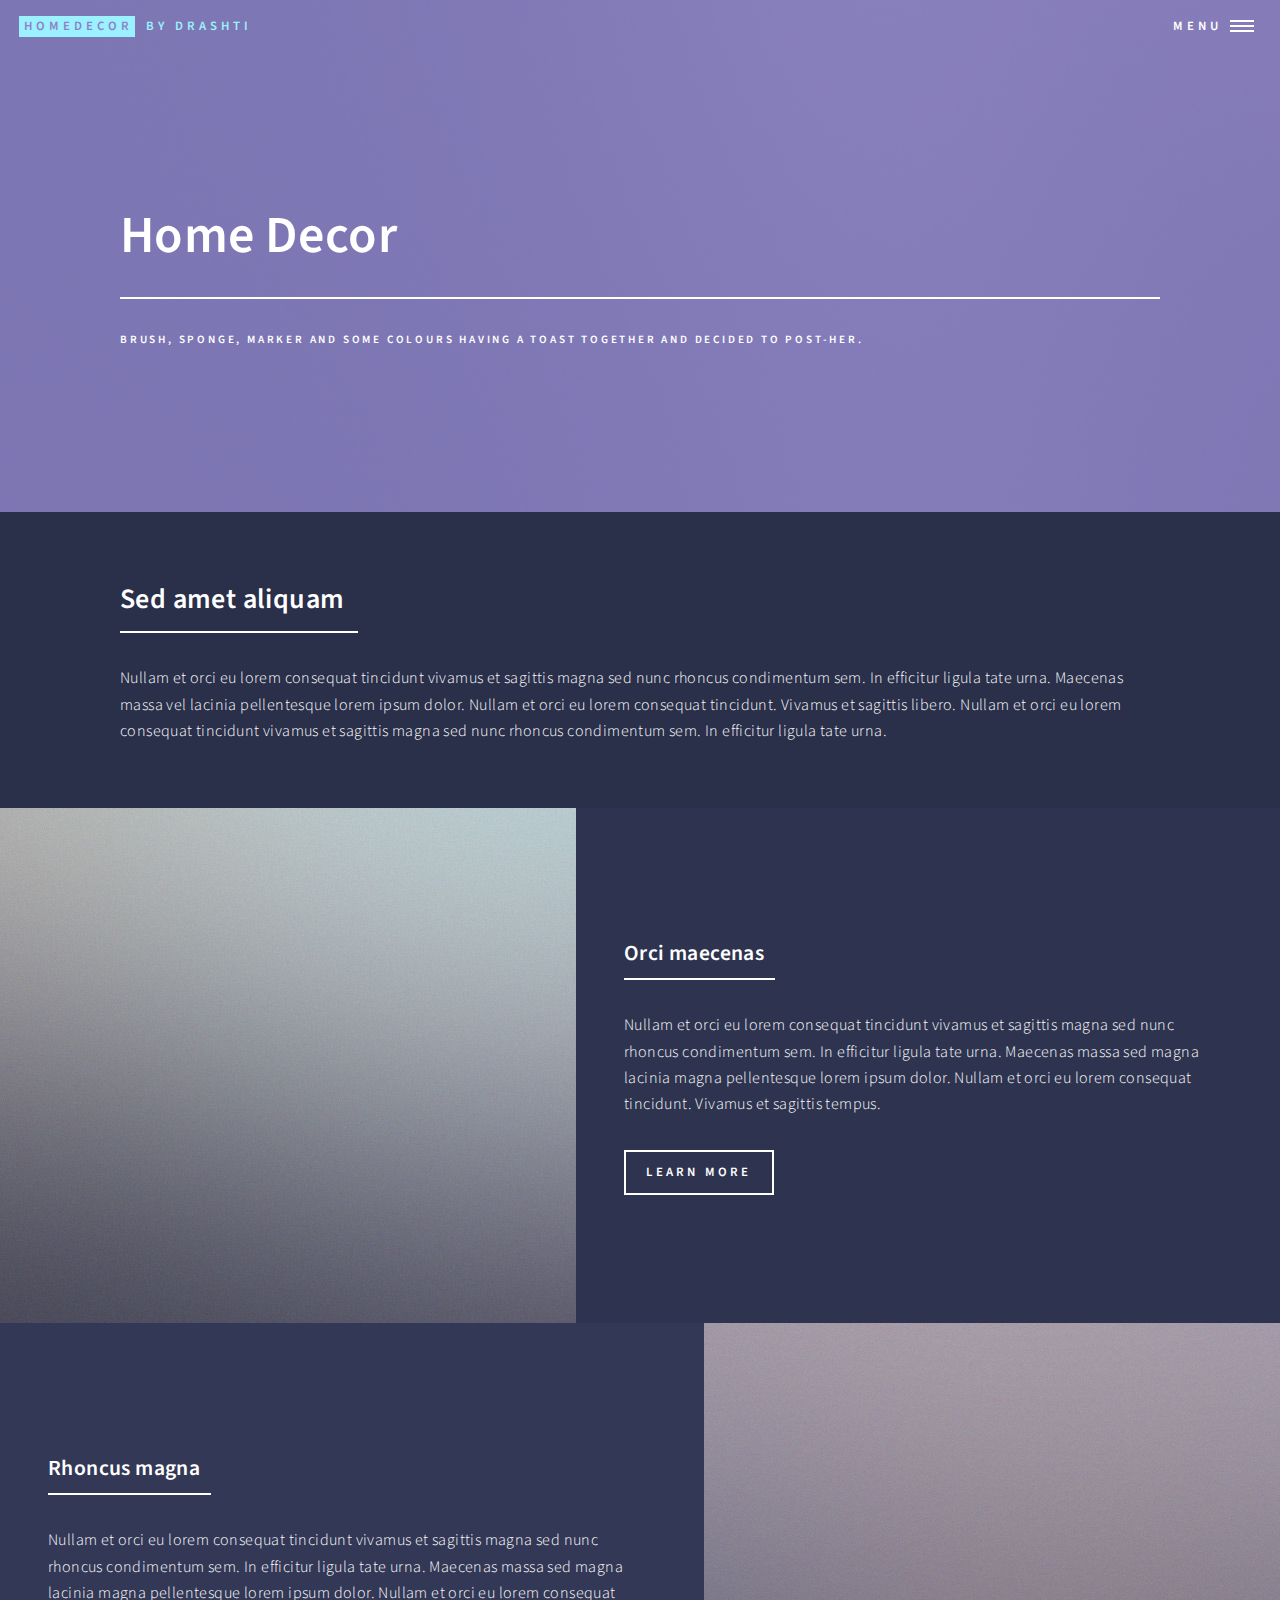
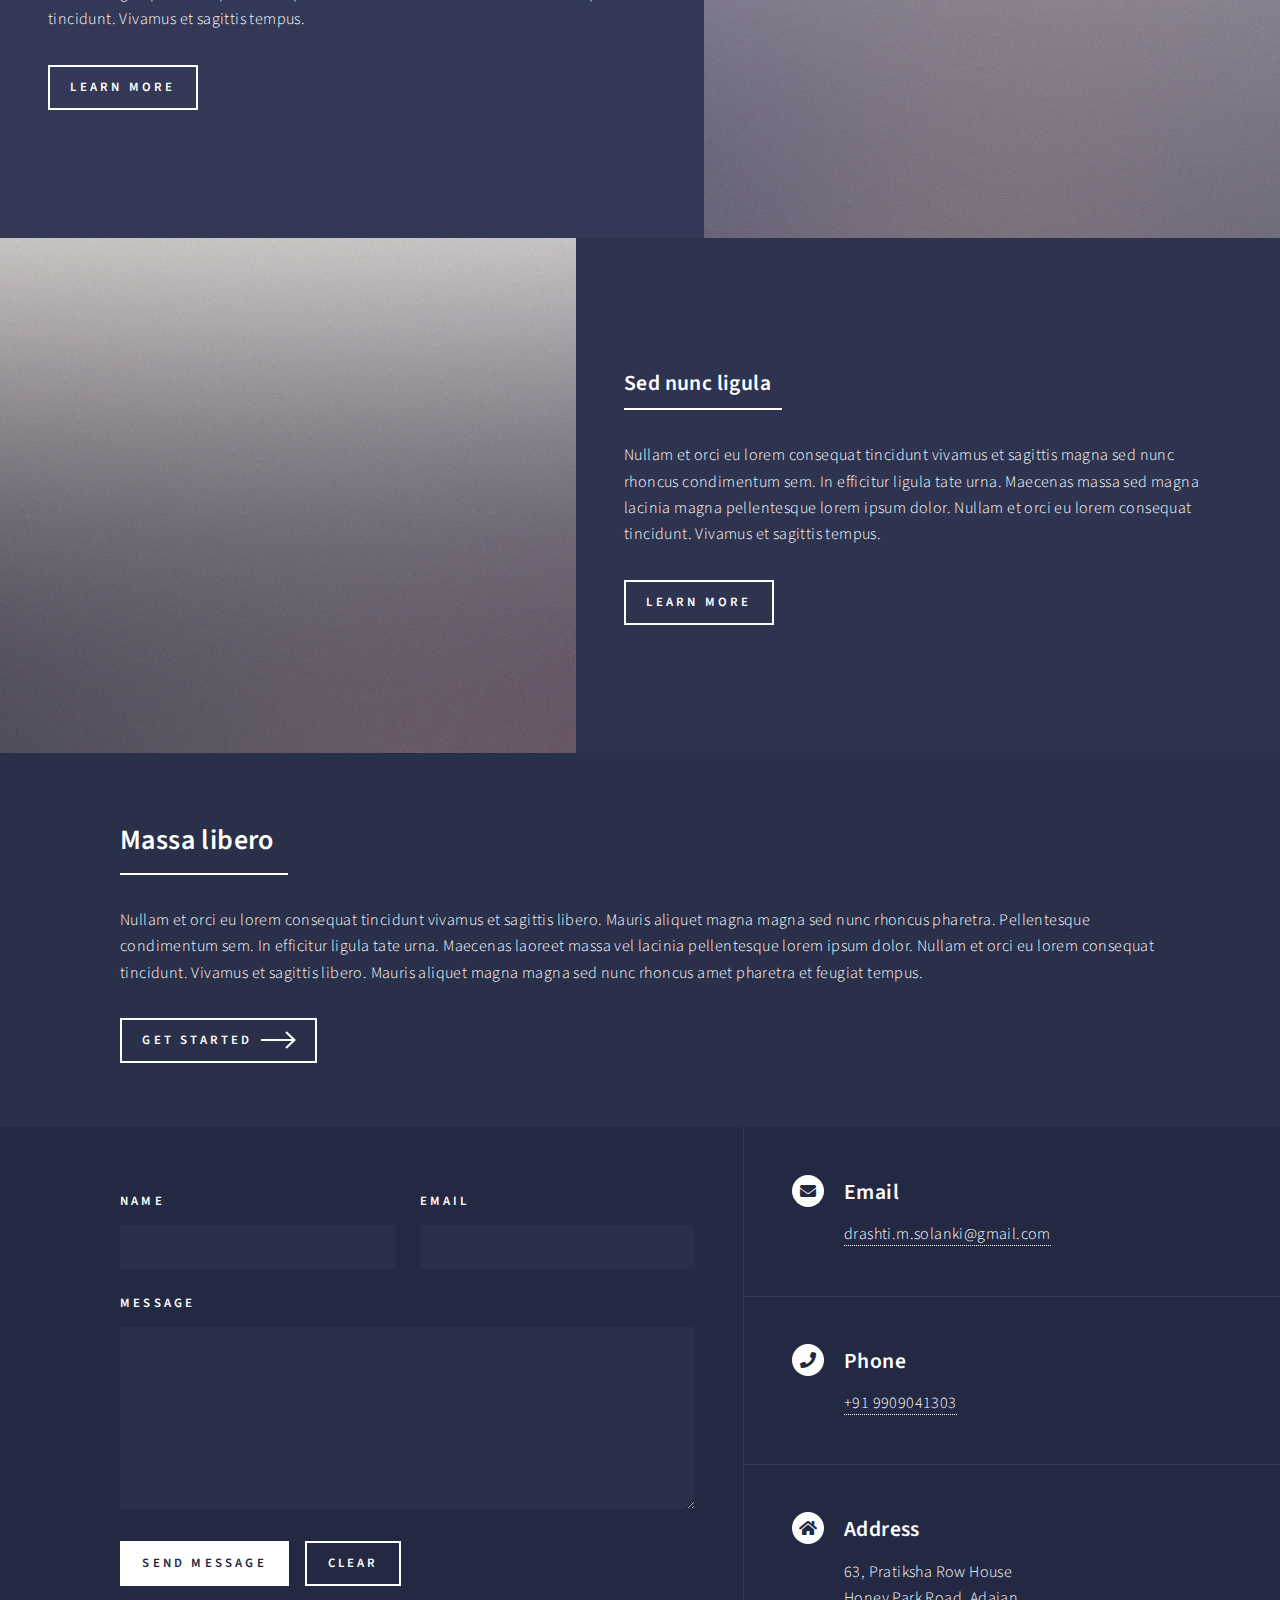
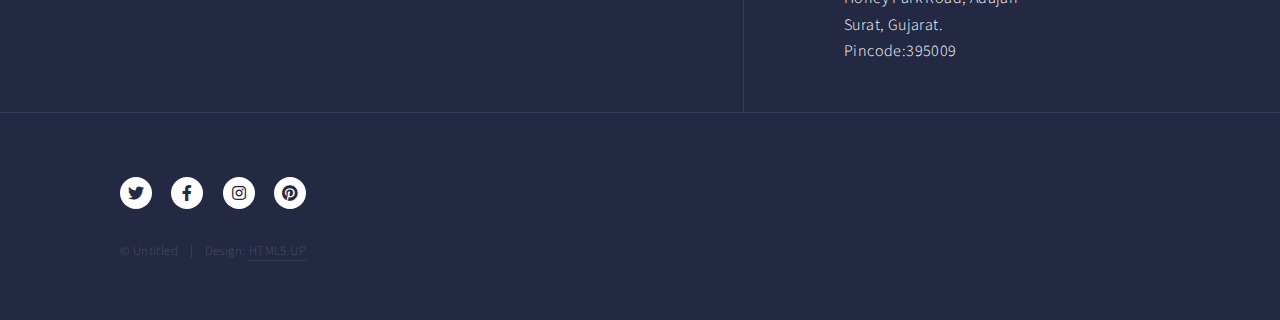
<file: bhabhi_portfolio/HomeDecor.html>
<!DOCTYPE HTML>
<!--
	Forty by HTML5 UP
	html5up.net | @ajlkn
	Free for personal and commercial use under the CCA 3.0 license (html5up.net/license)
-->
<html>
	<head>
		<title>Decorated - by yours truely</title>
		<meta charset="utf-8" />
		<meta name="viewport" content="width=device-width, initial-scale=1, user-scalable=no" />
		<link rel="stylesheet" href="assets/css/main.css" />
		<noscript><link rel="stylesheet" href="assets/css/noscript.css" /></noscript>
	</head>
	<body class="is-preload">

		<!-- Wrapper -->
			<div id="wrapper">

				<!-- Header -->
				<!-- Note: The "styleN" class below should match that of the banner element. -->
					<header id="header" class="alt style2">
						<a href="index.html" class="logo"><strong>HomeDecor</strong> <span>By Drashti</span></a>
						<nav>
							<a href="#menu">Menu</a>
						</nav>
					</header>

				<!-- Menu -->
					<nav id="menu">
						<ul class="links">
                            <li><a href="index.html">Home</a></li>
							<li><a href="fabric.html">Fabric Painting</a></li>
							<li><a href="poster.html">Poster Painting</a></li>
							<li><a href="portrait.html">Portraits</a></li>
							<li><a href="bottle.html">Bottle Painting</a></li>
							<li><a href="HomeDecor.html">Home Decor</a></li>
							<li><a href="warli.html">Warli Painting</a></li>
						</ul>
						<ul class="actions stacked">
							<li><a href="#" class="button primary fit">Get Started</a></li>
							<li><a href="#" class="button fit">Log In</a></li>
						</ul>
					</nav>

				<!-- Banner -->
				<!-- Note: The "styleN" class below should match that of the header element. -->
					<section id="banner" class="style2">
						<div class="inner">
							<span class="image">
								<img src="images/pic07.jpg" alt="" />
							</span>
							<header class="major">
								<h1>Home Decor</h1>
							</header>
							<div class="content">
								<p>Brush, Sponge, Marker and some colours having a toast together and decided to post-her.</p>
							</div>
						</div>
					</section>

				<!-- Main -->
					<div id="main">

						<!-- One -->
							<section id="one">
								<div class="inner">
									<header class="major">
										<h2>Sed amet aliquam</h2>
									</header>
									<p>Nullam et orci eu lorem consequat tincidunt vivamus et sagittis magna sed nunc rhoncus condimentum sem. In efficitur ligula tate urna. Maecenas massa vel lacinia pellentesque lorem ipsum dolor. Nullam et orci eu lorem consequat tincidunt. Vivamus et sagittis libero. Nullam et orci eu lorem consequat tincidunt vivamus et sagittis magna sed nunc rhoncus condimentum sem. In efficitur ligula tate urna.</p>
								</div>
							</section>

						<!-- Two -->
							<section id="two" class="spotlights">
								<section>
									<a href="generic.html" class="image">
										<img src="images/pic08.jpg" alt="" data-position="center center" />
									</a>
									<div class="content">
										<div class="inner">
											<header class="major">
												<h3>Orci maecenas</h3>
											</header>
											<p>Nullam et orci eu lorem consequat tincidunt vivamus et sagittis magna sed nunc rhoncus condimentum sem. In efficitur ligula tate urna. Maecenas massa sed magna lacinia magna pellentesque lorem ipsum dolor. Nullam et orci eu lorem consequat tincidunt. Vivamus et sagittis tempus.</p>
											<ul class="actions">
												<li><a href="generic.html" class="button">Learn more</a></li>
											</ul>
										</div>
									</div>
								</section>
								<section>
									<a href="generic.html" class="image">
										<img src="images/pic09.jpg" alt="" data-position="top center" />
									</a>
									<div class="content">
										<div class="inner">
											<header class="major">
												<h3>Rhoncus magna</h3>
											</header>
											<p>Nullam et orci eu lorem consequat tincidunt vivamus et sagittis magna sed nunc rhoncus condimentum sem. In efficitur ligula tate urna. Maecenas massa sed magna lacinia magna pellentesque lorem ipsum dolor. Nullam et orci eu lorem consequat tincidunt. Vivamus et sagittis tempus.</p>
											<ul class="actions">
												<li><a href="generic.html" class="button">Learn more</a></li>
											</ul>
										</div>
									</div>
								</section>
								<section>
									<a href="generic.html" class="image">
										<img src="images/pic10.jpg" alt="" data-position="25% 25%" />
									</a>
									<div class="content">
										<div class="inner">
											<header class="major">
												<h3>Sed nunc ligula</h3>
											</header>
											<p>Nullam et orci eu lorem consequat tincidunt vivamus et sagittis magna sed nunc rhoncus condimentum sem. In efficitur ligula tate urna. Maecenas massa sed magna lacinia magna pellentesque lorem ipsum dolor. Nullam et orci eu lorem consequat tincidunt. Vivamus et sagittis tempus.</p>
											<ul class="actions">
												<li><a href="generic.html" class="button">Learn more</a></li>
											</ul>
										</div>
									</div>
								</section>
							</section>

						<!-- Three -->
							<section id="three">
								<div class="inner">
									<header class="major">
										<h2>Massa libero</h2>
									</header>
									<p>Nullam et orci eu lorem consequat tincidunt vivamus et sagittis libero. Mauris aliquet magna magna sed nunc rhoncus pharetra. Pellentesque condimentum sem. In efficitur ligula tate urna. Maecenas laoreet massa vel lacinia pellentesque lorem ipsum dolor. Nullam et orci eu lorem consequat tincidunt. Vivamus et sagittis libero. Mauris aliquet magna magna sed nunc rhoncus amet pharetra et feugiat tempus.</p>
									<ul class="actions">
										<li><a href="generic.html" class="button next">Get Started</a></li>
									</ul>
								</div>
							</section>

					</div>

				<!-- Contact -->
                <section id="contact">
                    <div class="inner">
                        <section>
                            <form method="post" action="mailto:drashti.m.solanki@gmail.com">
                                <div class="fields">
                                    <div class="field half">
                                        <label for="name">Name</label>
                                        <input type="text" name="name" id="name" />
                                    </div>
                                    <div class="field half">
                                        <label for="email">Email</label>
                                        <input type="text" name="email" id="email" />
                                    </div>
                                    <div class="field">
                                        <label for="message">Message</label>
                                        <textarea name="message" id="message" rows="6"></textarea>
                                    </div>
                                </div>
                                <ul class="actions">
                                    <li><input type="submit" value="Send Message" class="primary" /></li>
                                    <li><input type="reset" value="Clear" /></li>
                                </ul>
                            </form>
                        </section>
                        <section class="split">
                            <section>
                                <div class="contact-method">
                                    <span class="icon solid alt fa-envelope"></span>
                                    <h3>Email</h3>
                                    <a href="mailto:drashti.m.solanki@gmail.com">drashti.m.solanki@gmail.com</a>
                                </div>
                            </section>
                            <section>
                                <div class="contact-method">
                                    <span class="icon solid alt fa-phone"></span>
                                    <h3>Phone</h3>
                                    <a href="tel-919909041303">+91 9909041303</a>
                                </div>
                            </section>
                            <section>
                                <div class="contact-method">
                                    <span class="icon solid alt fa-home"></span>
                                    <h3>Address</h3>
                                    <span>63, Pratiksha Row House<br />
                                    Honey Park Road, Adajan<br />
                                    Surat, Gujarat.<br />
                                    Pincode:395009</span>
                                </div>
                            </section>
                        </section>
                    </div>
                </section>

            <!-- Footer -->
                <footer id="footer">
                    <div class="inner">
                        <ul class="icons">
                            <li><a href="https://twitter.com/Drashti9999045" class="icon brands alt fa-twitter"><span class="label">Twitter</span></a></li>
                            <li><a href="https://www.facebook.com/drashti.mahida/" class="icon brands alt fa-facebook-f"><span class="label">Facebook</span></a></li>
                            <li><a href="https://www.instagram.com/drashti_m_solanki/" class="icon brands alt fa-instagram"><span class="label">Instagram</span></a></li>
                            <li><a href="https://br.pinterest.com/d_mahida/" class="icon brands alt fa-pinterest"><span class="label">pinterest</span></a></li>
                        </ul>
                        <ul class="copyright">
                            <li>&copy; Untitled</li><li>Design: <a href="https://html5up.net">HTML5 UP</a></li>
                        </ul>
                    </div>
                </footer>

			</div>

		<!-- Scripts -->
			<script src="assets/js/jquery.min.js"></script>
			<script src="assets/js/jquery.scrolly.min.js"></script>
			<script src="assets/js/jquery.scrollex.min.js"></script>
			<script src="assets/js/browser.min.js"></script>
			<script src="assets/js/breakpoints.min.js"></script>
			<script src="assets/js/util.js"></script>
			<script src="assets/js/main.js"></script>

	</body>
</html>
</file>
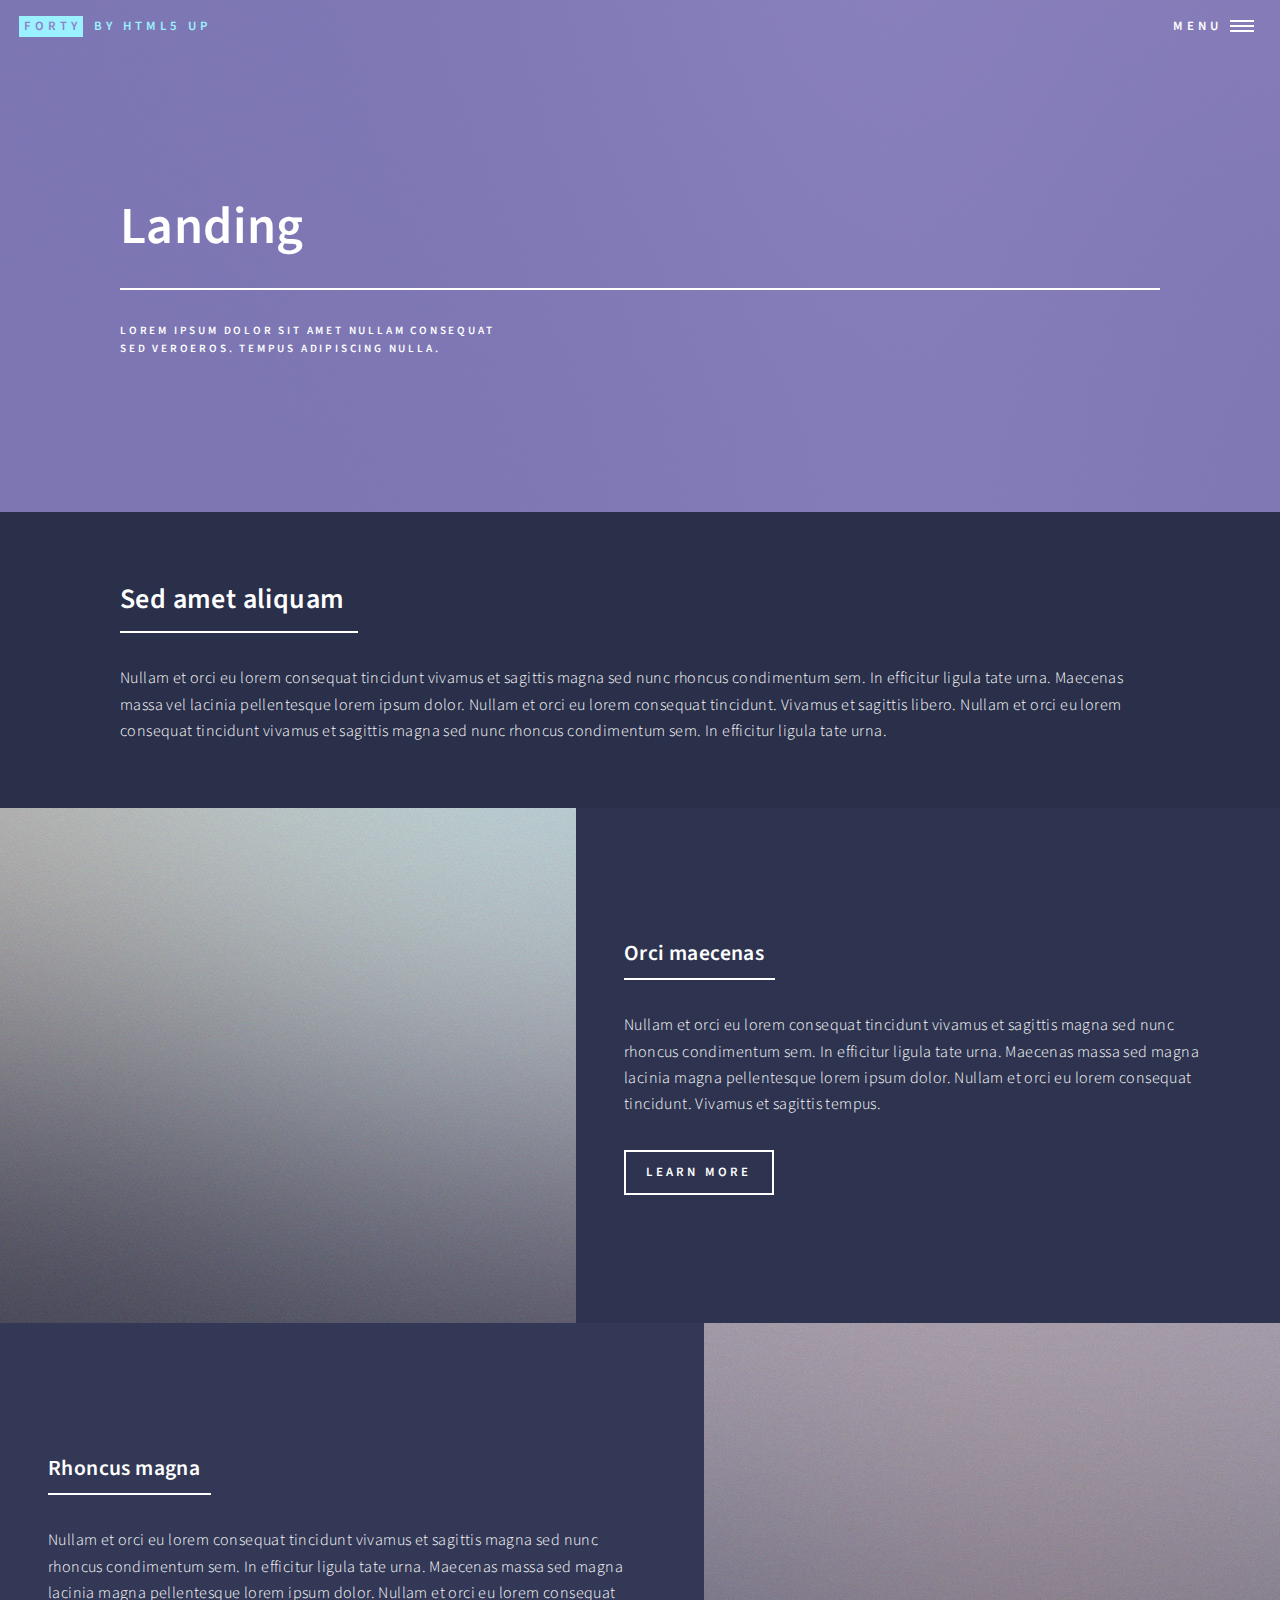
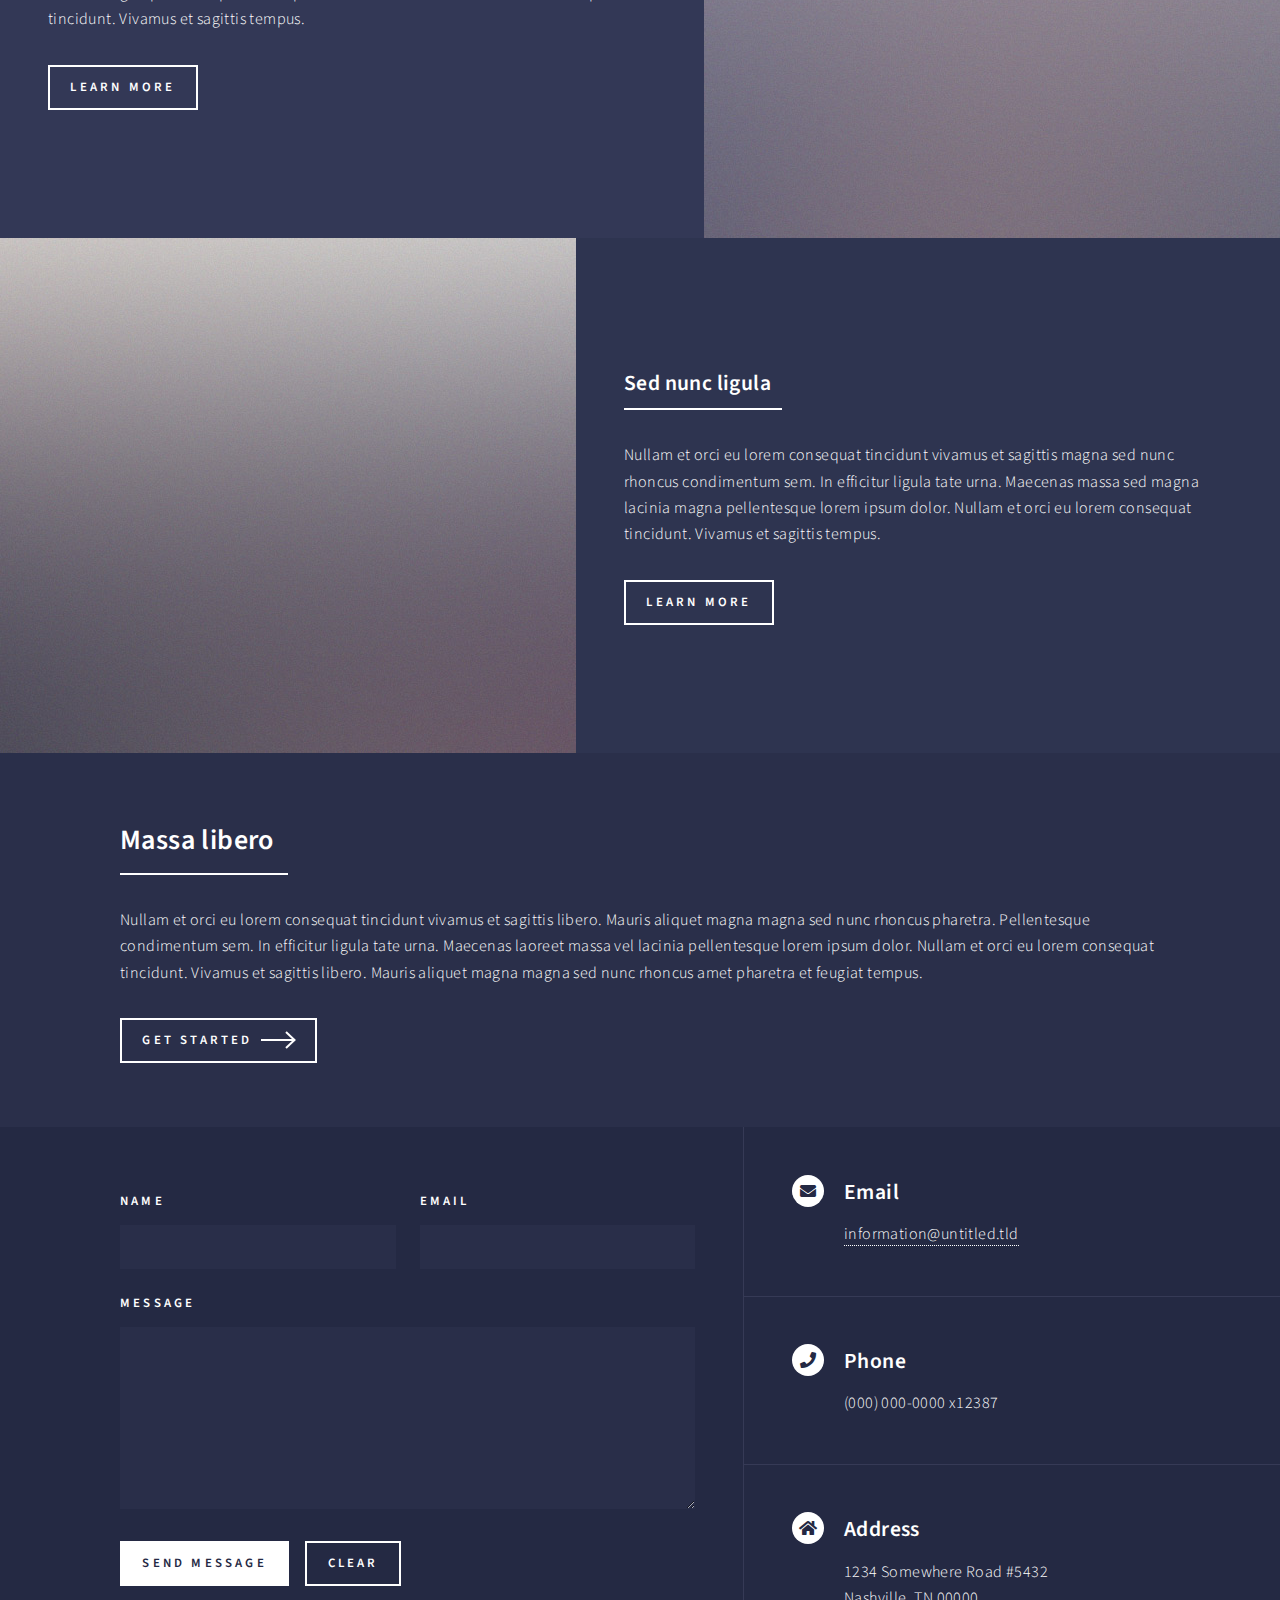
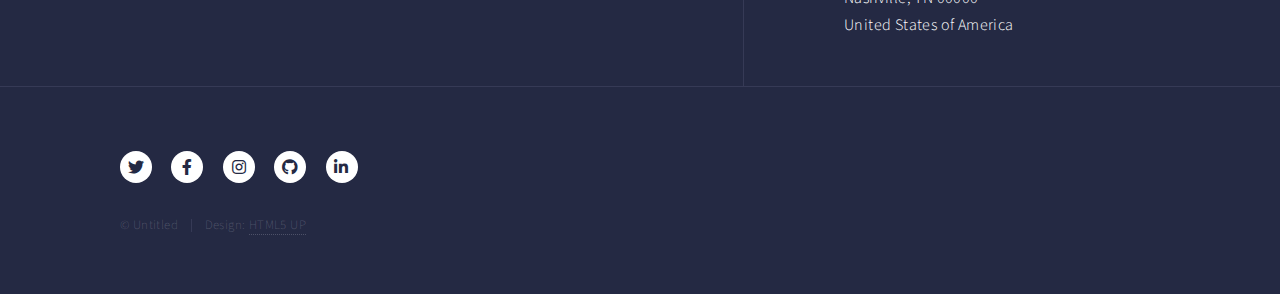
<file: bhabhi_portfolio/landing.html>
<!DOCTYPE HTML>
<!--
	Forty by HTML5 UP
	html5up.net | @ajlkn
	Free for personal and commercial use under the CCA 3.0 license (html5up.net/license)
-->
<html>
	<head>
		<title>Landing - Forty by HTML5 UP</title>
		<meta charset="utf-8" />
		<meta name="viewport" content="width=device-width, initial-scale=1, user-scalable=no" />
		<link rel="stylesheet" href="assets/css/main.css" />
		<noscript><link rel="stylesheet" href="assets/css/noscript.css" /></noscript>
	</head>
	<body class="is-preload">

		<!-- Wrapper -->
			<div id="wrapper">

				<!-- Header -->
				<!-- Note: The "styleN" class below should match that of the banner element. -->
					<header id="header" class="alt style2">
						<a href="index.html" class="logo"><strong>Forty</strong> <span>by HTML5 UP</span></a>
						<nav>
							<a href="#menu">Menu</a>
						</nav>
					</header>

				<!-- Menu -->
					<nav id="menu">
						<ul class="links">
							<li><a href="index.html">Home</a></li>
							<li><a href="landing.html">Landing</a></li>
							<li><a href="generic.html">Generic</a></li>
							<li><a href="elements.html">Elements</a></li>
						</ul>
						<ul class="actions stacked">
							<li><a href="#" class="button primary fit">Get Started</a></li>
							<li><a href="#" class="button fit">Log In</a></li>
						</ul>
					</nav>

				<!-- Banner -->
				<!-- Note: The "styleN" class below should match that of the header element. -->
					<section id="banner" class="style2">
						<div class="inner">
							<span class="image">
								<img src="images/pic07.jpg" alt="" />
							</span>
							<header class="major">
								<h1>Landing</h1>
							</header>
							<div class="content">
								<p>Lorem ipsum dolor sit amet nullam consequat<br />
								sed veroeros. tempus adipiscing nulla.</p>
							</div>
						</div>
					</section>

				<!-- Main -->
					<div id="main">

						<!-- One -->
							<section id="one">
								<div class="inner">
									<header class="major">
										<h2>Sed amet aliquam</h2>
									</header>
									<p>Nullam et orci eu lorem consequat tincidunt vivamus et sagittis magna sed nunc rhoncus condimentum sem. In efficitur ligula tate urna. Maecenas massa vel lacinia pellentesque lorem ipsum dolor. Nullam et orci eu lorem consequat tincidunt. Vivamus et sagittis libero. Nullam et orci eu lorem consequat tincidunt vivamus et sagittis magna sed nunc rhoncus condimentum sem. In efficitur ligula tate urna.</p>
								</div>
							</section>

						<!-- Two -->
							<section id="two" class="spotlights">
								<section>
									<a href="generic.html" class="image">
										<img src="images/pic08.jpg" alt="" data-position="center center" />
									</a>
									<div class="content">
										<div class="inner">
											<header class="major">
												<h3>Orci maecenas</h3>
											</header>
											<p>Nullam et orci eu lorem consequat tincidunt vivamus et sagittis magna sed nunc rhoncus condimentum sem. In efficitur ligula tate urna. Maecenas massa sed magna lacinia magna pellentesque lorem ipsum dolor. Nullam et orci eu lorem consequat tincidunt. Vivamus et sagittis tempus.</p>
											<ul class="actions">
												<li><a href="generic.html" class="button">Learn more</a></li>
											</ul>
										</div>
									</div>
								</section>
								<section>
									<a href="generic.html" class="image">
										<img src="images/pic09.jpg" alt="" data-position="top center" />
									</a>
									<div class="content">
										<div class="inner">
											<header class="major">
												<h3>Rhoncus magna</h3>
											</header>
											<p>Nullam et orci eu lorem consequat tincidunt vivamus et sagittis magna sed nunc rhoncus condimentum sem. In efficitur ligula tate urna. Maecenas massa sed magna lacinia magna pellentesque lorem ipsum dolor. Nullam et orci eu lorem consequat tincidunt. Vivamus et sagittis tempus.</p>
											<ul class="actions">
												<li><a href="generic.html" class="button">Learn more</a></li>
											</ul>
										</div>
									</div>
								</section>
								<section>
									<a href="generic.html" class="image">
										<img src="images/pic10.jpg" alt="" data-position="25% 25%" />
									</a>
									<div class="content">
										<div class="inner">
											<header class="major">
												<h3>Sed nunc ligula</h3>
											</header>
											<p>Nullam et orci eu lorem consequat tincidunt vivamus et sagittis magna sed nunc rhoncus condimentum sem. In efficitur ligula tate urna. Maecenas massa sed magna lacinia magna pellentesque lorem ipsum dolor. Nullam et orci eu lorem consequat tincidunt. Vivamus et sagittis tempus.</p>
											<ul class="actions">
												<li><a href="generic.html" class="button">Learn more</a></li>
											</ul>
										</div>
									</div>
								</section>
							</section>

						<!-- Three -->
							<section id="three">
								<div class="inner">
									<header class="major">
										<h2>Massa libero</h2>
									</header>
									<p>Nullam et orci eu lorem consequat tincidunt vivamus et sagittis libero. Mauris aliquet magna magna sed nunc rhoncus pharetra. Pellentesque condimentum sem. In efficitur ligula tate urna. Maecenas laoreet massa vel lacinia pellentesque lorem ipsum dolor. Nullam et orci eu lorem consequat tincidunt. Vivamus et sagittis libero. Mauris aliquet magna magna sed nunc rhoncus amet pharetra et feugiat tempus.</p>
									<ul class="actions">
										<li><a href="generic.html" class="button next">Get Started</a></li>
									</ul>
								</div>
							</section>

					</div>

				<!-- Contact -->
					<section id="contact">
						<div class="inner">
							<section>
								<form method="post" action="#">
									<div class="fields">
										<div class="field half">
											<label for="name">Name</label>
											<input type="text" name="name" id="name" />
										</div>
										<div class="field half">
											<label for="email">Email</label>
											<input type="text" name="email" id="email" />
										</div>
										<div class="field">
											<label for="message">Message</label>
											<textarea name="message" id="message" rows="6"></textarea>
										</div>
									</div>
									<ul class="actions">
										<li><input type="submit" value="Send Message" class="primary" /></li>
										<li><input type="reset" value="Clear" /></li>
									</ul>
								</form>
							</section>
							<section class="split">
								<section>
									<div class="contact-method">
										<span class="icon solid alt fa-envelope"></span>
										<h3>Email</h3>
										<a href="#">information@untitled.tld</a>
									</div>
								</section>
								<section>
									<div class="contact-method">
										<span class="icon solid alt fa-phone"></span>
										<h3>Phone</h3>
										<span>(000) 000-0000 x12387</span>
									</div>
								</section>
								<section>
									<div class="contact-method">
										<span class="icon solid alt fa-home"></span>
										<h3>Address</h3>
										<span>1234 Somewhere Road #5432<br />
										Nashville, TN 00000<br />
										United States of America</span>
									</div>
								</section>
							</section>
						</div>
					</section>

				<!-- Footer -->
					<footer id="footer">
						<div class="inner">
							<ul class="icons">
								<li><a href="#" class="icon brands alt fa-twitter"><span class="label">Twitter</span></a></li>
								<li><a href="#" class="icon brands alt fa-facebook-f"><span class="label">Facebook</span></a></li>
								<li><a href="#" class="icon brands alt fa-instagram"><span class="label">Instagram</span></a></li>
								<li><a href="#" class="icon brands alt fa-github"><span class="label">GitHub</span></a></li>
								<li><a href="#" class="icon brands alt fa-linkedin-in"><span class="label">LinkedIn</span></a></li>
							</ul>
							<ul class="copyright">
								<li>&copy; Untitled</li><li>Design: <a href="https://html5up.net">HTML5 UP</a></li>
							</ul>
						</div>
					</footer>

			</div>

		<!-- Scripts -->
			<script src="assets/js/jquery.min.js"></script>
			<script src="assets/js/jquery.scrolly.min.js"></script>
			<script src="assets/js/jquery.scrollex.min.js"></script>
			<script src="assets/js/browser.min.js"></script>
			<script src="assets/js/breakpoints.min.js"></script>
			<script src="assets/js/util.js"></script>
			<script src="assets/js/main.js"></script>

	</body>
</html>
</file>
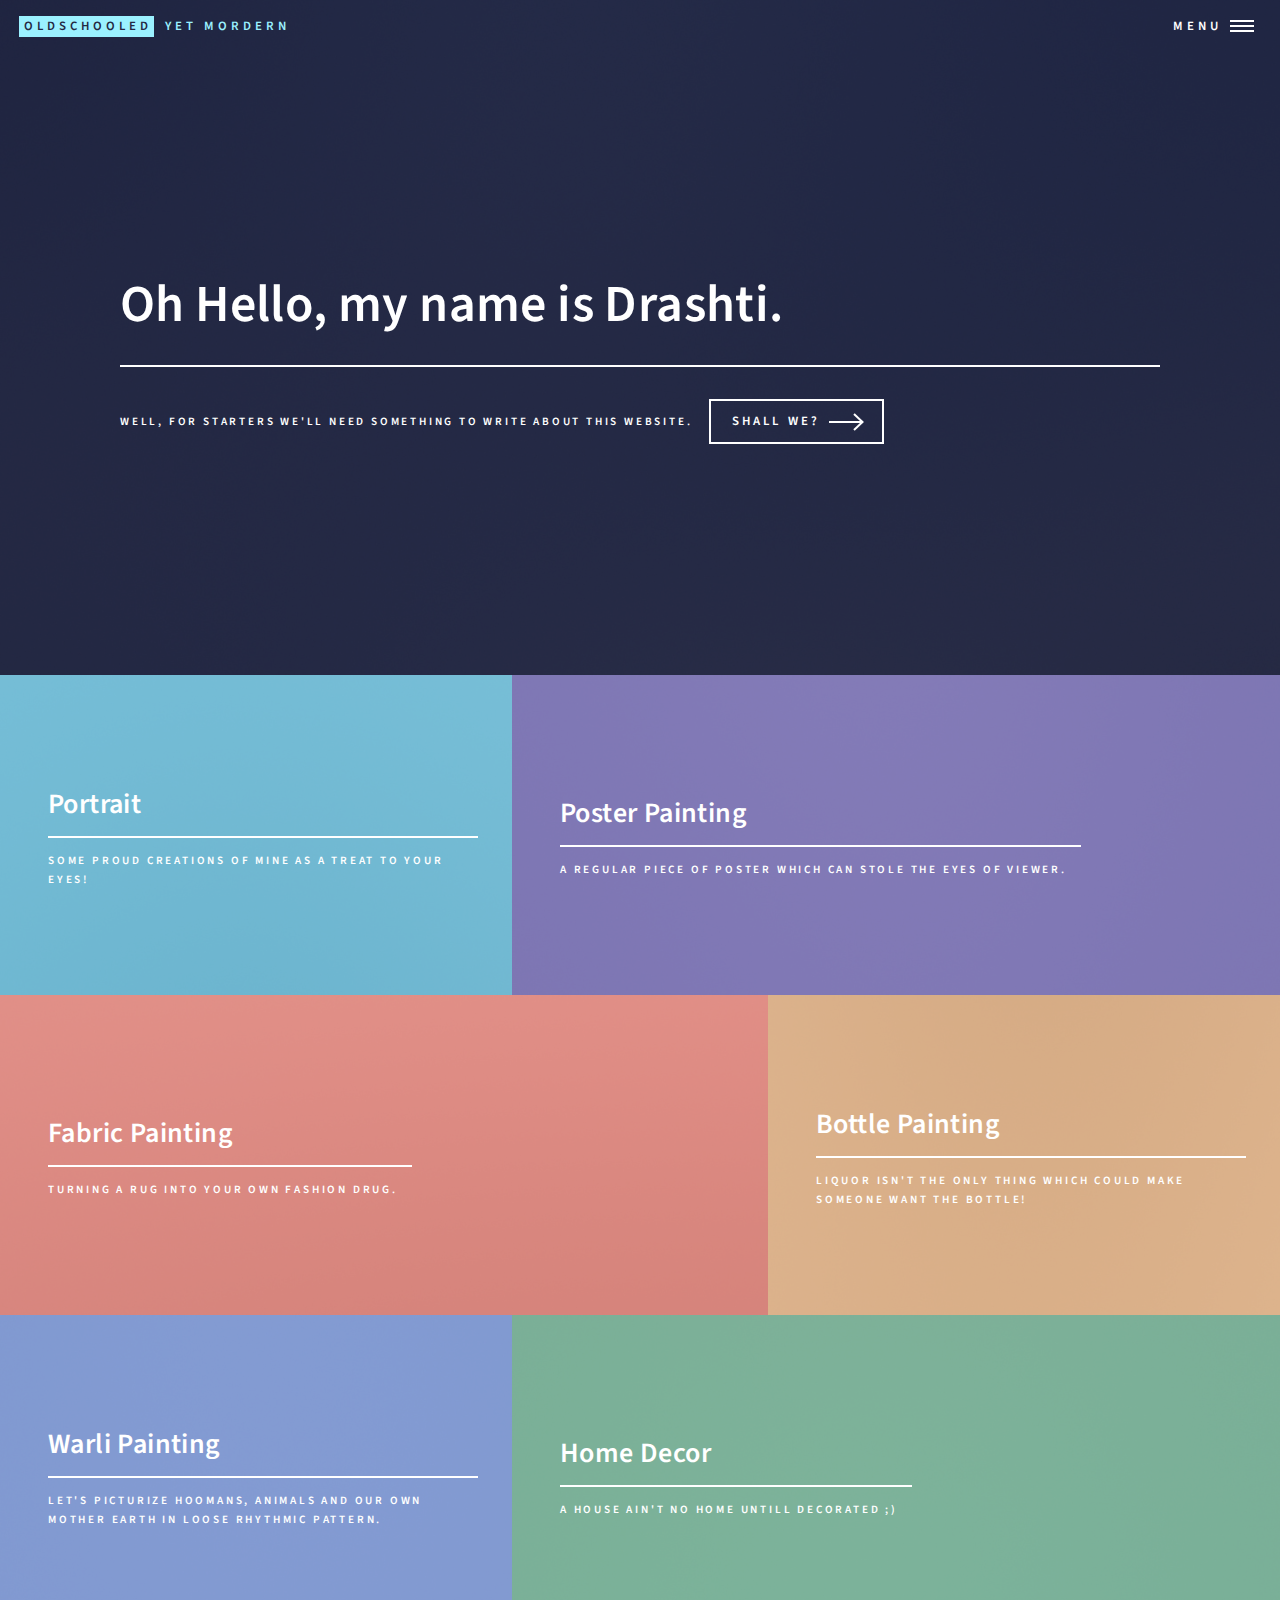
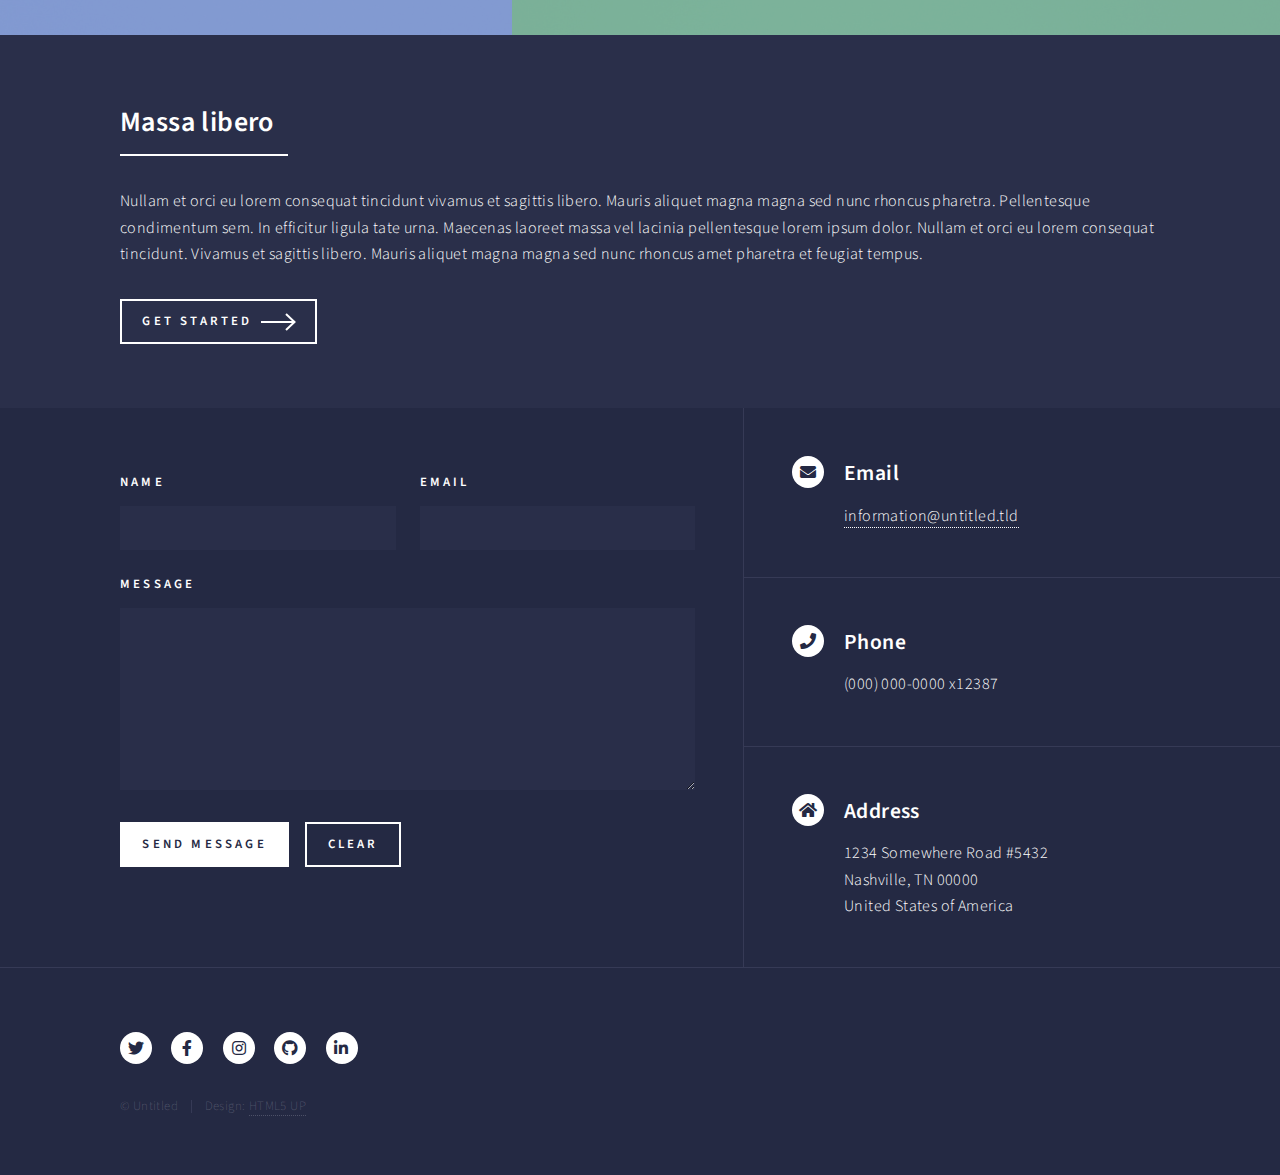
<file: bhabhi_portfolio/lol.html>
<!DOCTYPE HTML>
<!--
	Forty by HTML5 UP
	html5up.net | @ajlkn
	Free for personal and commercial use under the CCA 3.0 license (html5up.net/license)
-->
<html>
	<head>
		<title>Bhabhi's portfolio plus website</title>
		<meta charset="utf-8" />
		<meta name="viewport" content="width=device-width, initial-scale=1, user-scalable=no" />
		<link rel="stylesheet" href="assets/css/main.css" />
		<noscript><link rel="stylesheet" href="assets/css/noscript.css" /></noscript>
	</head>
	<body class="is-preload">

		<!-- Wrapper -->
			<div id="wrapper">

				<!-- Header -->
					<header id="header" class="alt">
						<a href="index.html" class="logo"><strong>OLDSCHOOLED</strong> <span>yet MORDERN</span></a>
						<nav>
							<a href="#menu">Menu</a>
						</nav>
					</header>

				<!-- Menu -->
					<nav id="menu">
						<ul class="links">
							<li><a href="index.html">Home</a></li>
							<li><a href="landing.html">Landing</a></li>
							<li><a href="generic.html">Generic</a></li>
							<li><a href="elements.html">Elements</a></li>
						</ul>
						<ul class="actions stacked">
							<li><a href="#" class="button primary fit">Get Started</a></li>
							<li><a href="#" class="button fit">Log In</a></li>
						</ul>
					</nav>

				<!-- Banner -->
					<section id="banner" class="major">
						<div class="inner">
							<header class="major">
								<h1>Oh Hello, my name is Drashti.</h1>
							</header>
							<div class="content">
								<p>Well, for starters we'll need something to write about this website.</p>
								<ul class="actions">
									<li><a href="#one" class="button next scrolly">Shall we?</a></li>
								</ul>
							</div>
						</div>
					</section>

				<!-- Main -->
					<div id="main">

						<!-- One -->
							<section id="one" class="tiles">
								<article>
									<span class="image">
										<img src="images/pic01.jpg" alt="" />
									</span>
									<header class="major">
										<h3><a href="landing.html" class="link">Portrait</a></h3>
										<p>Some proud creations of mine as a treat to your eyes!</p>
									</header>
								</article>
								<article>
									<span class="image">
										<img src="images/pic02.jpg" alt="" />
									</span>
									<header class="major">
										<h3><a href="landing.html" class="link">Poster Painting</a></h3>
										<p>A regular piece of poster which can stole the eyes of viewer.</p>
									</header>
								</article>
								<article>
									<span class="image">
										<img src="images/pic03.jpg" alt="" />
									</span>
									<header class="major">
										<h3><a href="landing.html" class="link">Fabric Painting</a></h3>
										<p>Turning a rug into your own fashion drug.</p>
									</header>
								</article>
								<article>
									<span class="image">
										<img src="images/pic04.jpg" alt="" />
									</span>
									<header class="major">
										<h3><a href="landing.html" class="link">Bottle Painting</a></h3>
										<p>Liquor isn't the only thing which could make someone want the bottle!</p>
									</header>
								</article>
								<article>
									<span class="image">
										<img src="images/pic05.jpg" alt="" />
									</span>
									<header class="major">
										<h3><a href="landing.html" class="link">Warli Painting</a></h3>
										<p>Let's picturize HOOMANS, ANIMALS and our own  MOTHER EARTH in loose rhythmic pattern.</p>
									</header>
								</article>
								<article>
									<span class="image">
										<img src="images/pic06.jpg" alt="" />
									</span>
									<header class="major">
										<h3><a href="landing.html" class="link">Home Decor</a></h3>
										<p>A house ain't no home untill decorated ;)</p>
									</header>
								</article>
							</section>

						<!-- Two -->
							<section id="two">
								<div class="inner">
									<header class="major">
										<h2>Massa libero</h2>
									</header>
									<p>Nullam et orci eu lorem consequat tincidunt vivamus et sagittis libero. Mauris aliquet magna magna sed nunc rhoncus pharetra. Pellentesque condimentum sem. In efficitur ligula tate urna. Maecenas laoreet massa vel lacinia pellentesque lorem ipsum dolor. Nullam et orci eu lorem consequat tincidunt. Vivamus et sagittis libero. Mauris aliquet magna magna sed nunc rhoncus amet pharetra et feugiat tempus.</p>
									<ul class="actions">
										<li><a href="landing.html" class="button next">Get Started</a></li>
									</ul>
								</div>
							</section>

					</div>

				<!-- Contact -->
					<section id="contact">
						<div class="inner">
							<section>
								<form method="post" action="#">
									<div class="fields">
										<div class="field half">
											<label for="name">Name</label>
											<input type="text" name="name" id="name" />
										</div>
										<div class="field half">
											<label for="email">Email</label>
											<input type="text" name="email" id="email" />
										</div>
										<div class="field">
											<label for="message">Message</label>
											<textarea name="message" id="message" rows="6"></textarea>
										</div>
									</div>
									<ul class="actions">
										<li><input type="submit" value="Send Message" class="primary" /></li>
										<li><input type="reset" value="Clear" /></li>
									</ul>
								</form>
							</section>
							<section class="split">
								<section>
									<div class="contact-method">
										<span class="icon solid alt fa-envelope"></span>
										<h3>Email</h3>
										<a href="#">information@untitled.tld</a>
									</div>
								</section>
								<section>
									<div class="contact-method">
										<span class="icon solid alt fa-phone"></span>
										<h3>Phone</h3>
										<span>(000) 000-0000 x12387</span>
									</div>
								</section>
								<section>
									<div class="contact-method">
										<span class="icon solid alt fa-home"></span>
										<h3>Address</h3>
										<span>1234 Somewhere Road #5432<br />
										Nashville, TN 00000<br />
										United States of America</span>
									</div>
								</section>
							</section>
						</div>
					</section>

				<!-- Footer -->
					<footer id="footer">
						<div class="inner">
							<ul class="icons">
								<li><a href="#" class="icon brands alt fa-twitter"><span class="label">Twitter</span></a></li>
								<li><a href="#" class="icon brands alt fa-facebook-f"><span class="label">Facebook</span></a></li>
								<li><a href="#" class="icon brands alt fa-instagram"><span class="label">Instagram</span></a></li>
								<li><a href="#" class="icon brands alt fa-github"><span class="label">GitHub</span></a></li>
								<li><a href="#" class="icon brands alt fa-linkedin-in"><span class="label">LinkedIn</span></a></li>
							</ul>
							<ul class="copyright">
								<li>&copy; Untitled</li><li>Design: <a href="https://html5up.net">HTML5 UP</a></li>
							</ul>
						</div>
					</footer>

			</div>

		<!-- Scripts -->
			<script src="assets/js/jquery.min.js"></script>
			<script src="assets/js/jquery.scrolly.min.js"></script>
			<script src="assets/js/jquery.scrollex.min.js"></script>
			<script src="assets/js/browser.min.js"></script>
			<script src="assets/js/breakpoints.min.js"></script>
			<script src="assets/js/util.js"></script>
			<script src="assets/js/main.js"></script>

	</body>
</html>
</file>
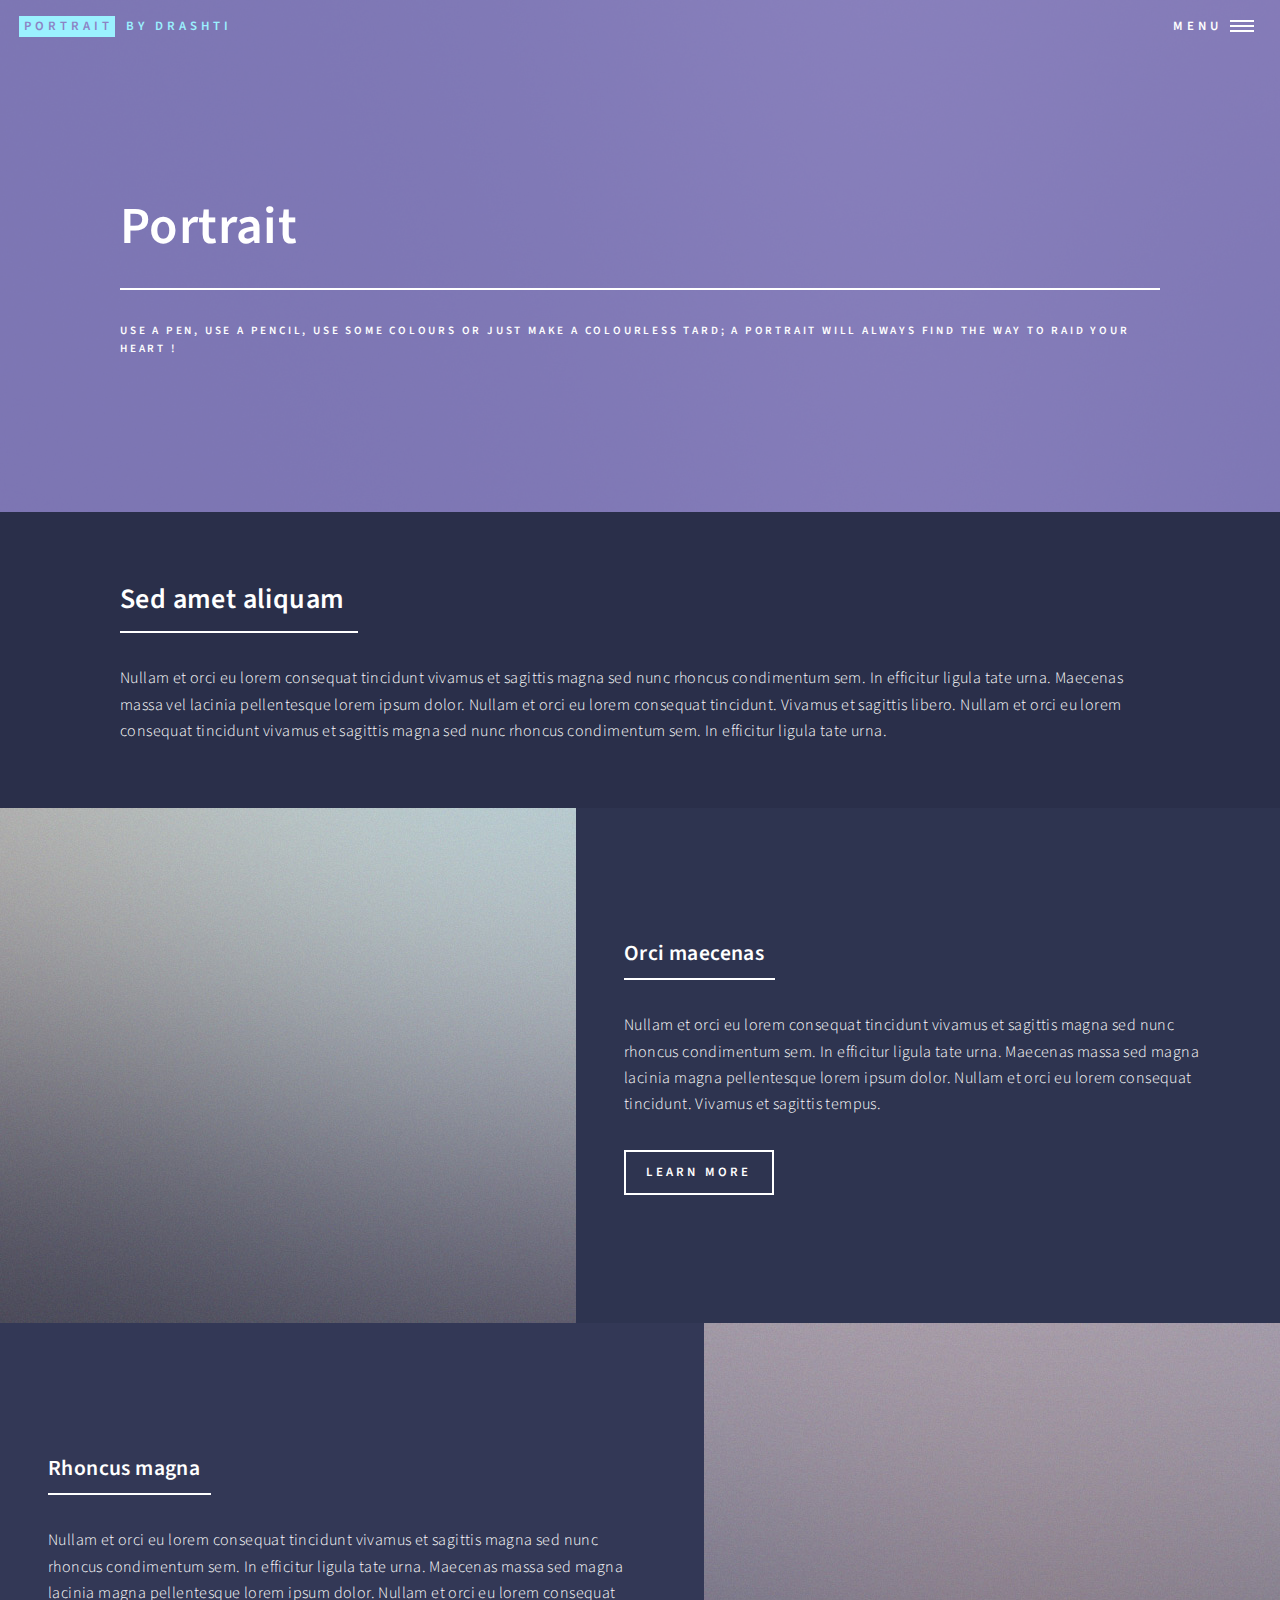
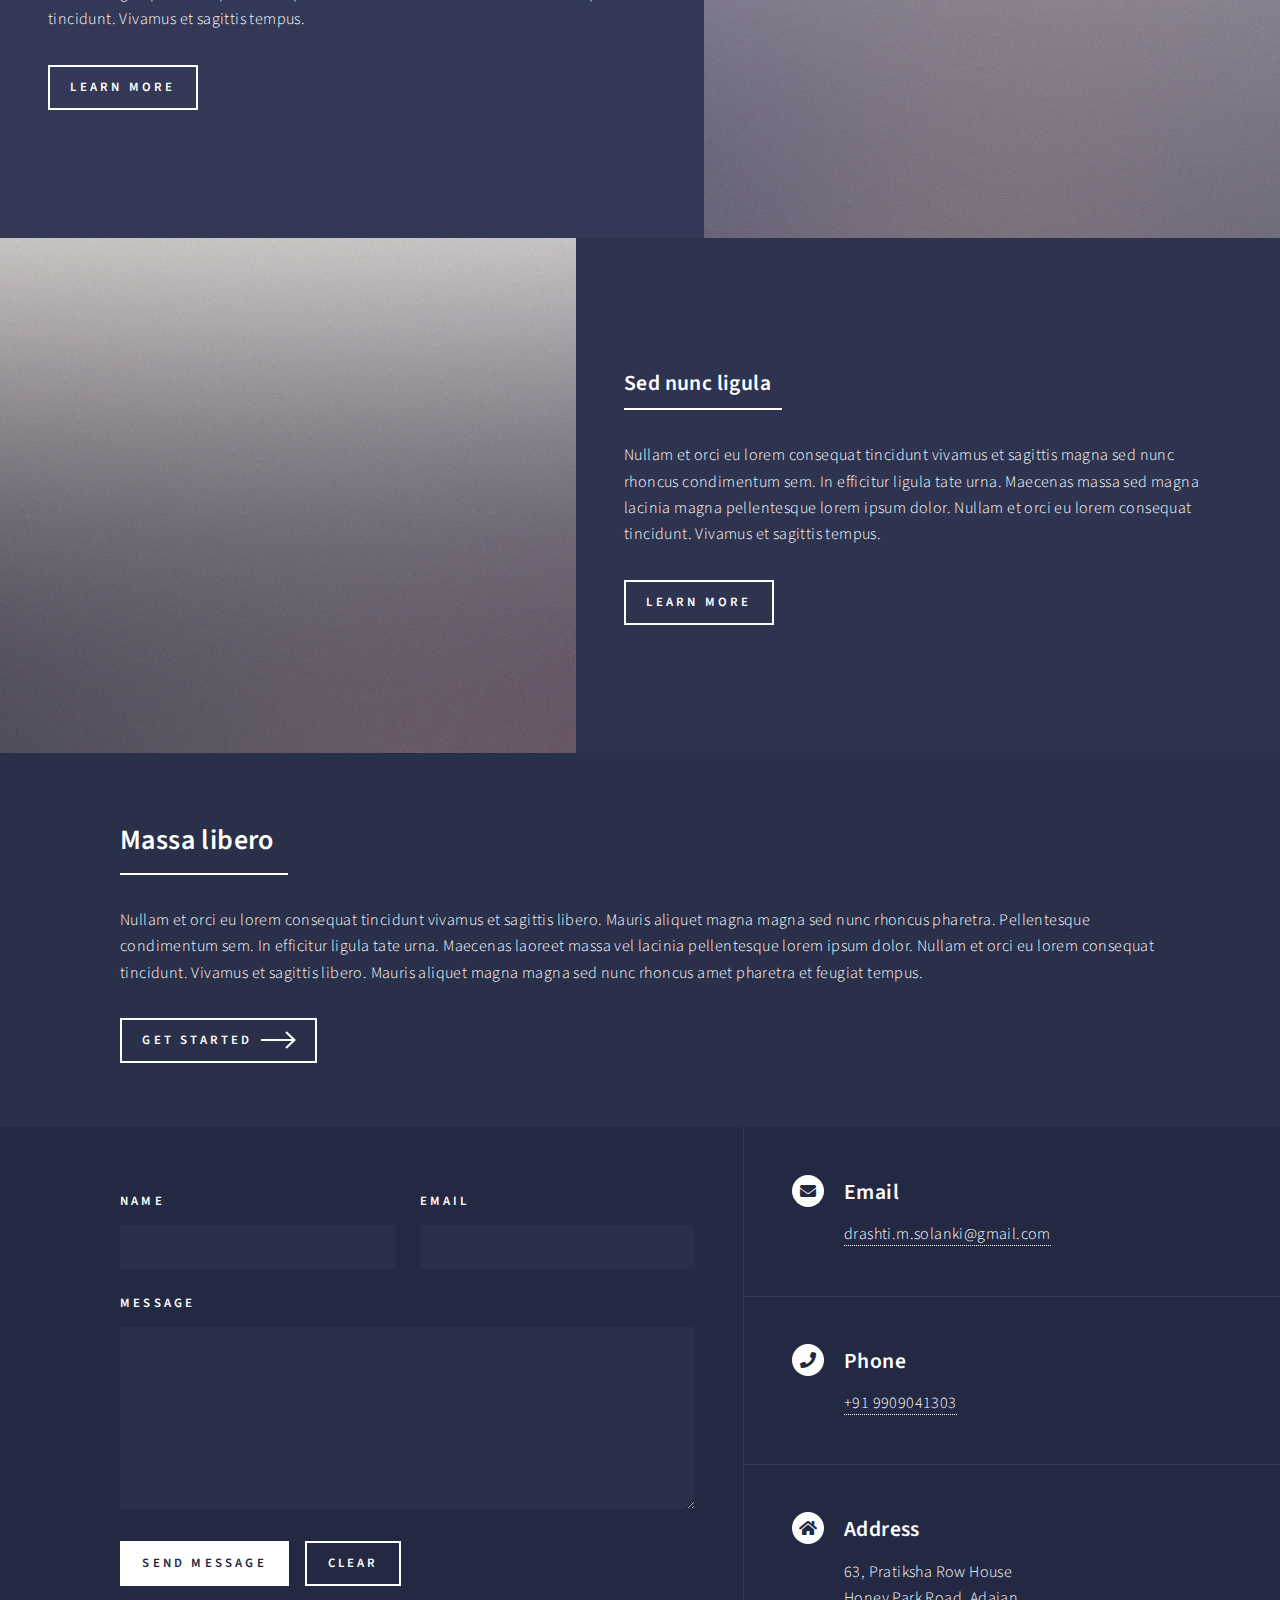
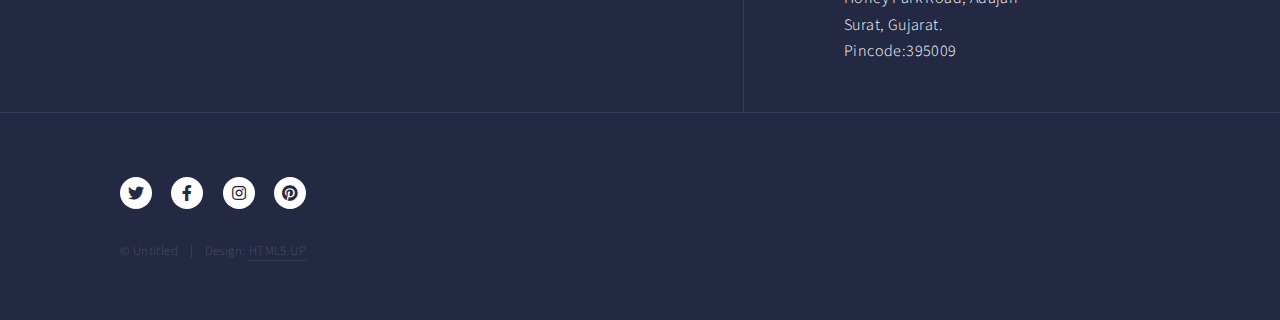
<file: bhabhi_portfolio/portrait.html>
<!DOCTYPE HTML>
<!--
	Forty by HTML5 UP
	html5up.net | @ajlkn
	Free for personal and commercial use under the CCA 3.0 license (html5up.net/license)
-->
<html>
	<head>
		<title>Portrait - By yours truely</title>
		<meta charset="utf-8" />
		<meta name="viewport" content="width=device-width, initial-scale=1, user-scalable=no" />
		<link rel="stylesheet" href="assets/css/main.css" />
		<noscript><link rel="stylesheet" href="assets/css/noscript.css" /></noscript>
	</head>
	<body class="is-preload">

		<!-- Wrapper -->
			<div id="wrapper">

				<!-- Header -->
				<!-- Note: The "styleN" class below should match that of the banner element. -->
					<header id="header" class="alt style2">
						<a href="index.html" class="logo"><strong>Portrait</strong> <span>By Drashti</span></a>
						<nav>
							<a href="#menu">Menu</a>
						</nav>
					</header>

				<!-- Menu -->
					<nav id="menu">
						<ul class="links">
							<li><a href="index.html">Home</a></li>
							<li><a href="fabric.html">Fabric Painting</a></li>
							<li><a href="poster.html">Poster Painting</a></li>
							<li><a href="portrait.html">Portraits</a></li>
							<li><a href="bottle.html">Bottle Painting</a></li>
							<li><a href="HomeDecor.html">Home Decor</a></li>
							<li><a href="warli.html">Warli Painting</a></li>
						</ul>
						<ul class="actions stacked">
							<li><a href="#" class="button primary fit">Get Started</a></li>
							<li><a href="#" class="button fit">Log In</a></li>
						</ul>
					</nav>

				<!-- Banner -->
				<!-- Note: The "styleN" class below should match that of the header element. -->
					<section id="banner" class="style2">
						<div class="inner">
							<span class="image">
								<img src="images/pic07.jpg" alt="" />
							</span>
							<header class="major">
								<h1>Portrait</h1>
							</header>
							<div class="content">
								<p>Use a pen, use a pencil, use some colours or just make a colourless tard;
								A Portrait will always find the way to raid your heart !</p>
							</div>
						</div>
					</section>

				<!-- Main -->
					<div id="main">

						<!-- One -->
							<section id="one">
								<div class="inner">
									<header class="major">
										<h2>Sed amet aliquam</h2>
									</header>
									<p>Nullam et orci eu lorem consequat tincidunt vivamus et sagittis magna sed nunc rhoncus condimentum sem. In efficitur ligula tate urna. Maecenas massa vel lacinia pellentesque lorem ipsum dolor. Nullam et orci eu lorem consequat tincidunt. Vivamus et sagittis libero. Nullam et orci eu lorem consequat tincidunt vivamus et sagittis magna sed nunc rhoncus condimentum sem. In efficitur ligula tate urna.</p>
								</div>
							</section>

						<!-- Two -->
							<section id="two" class="spotlights">
								<section>
									<a href="generic.html" class="image">
										<img src="images/pic08.jpg" alt="" data-position="center center" />
									</a>
									<div class="content">
										<div class="inner">
											<header class="major">
												<h3>Orci maecenas</h3>
											</header>
											<p>Nullam et orci eu lorem consequat tincidunt vivamus et sagittis magna sed nunc rhoncus condimentum sem. In efficitur ligula tate urna. Maecenas massa sed magna lacinia magna pellentesque lorem ipsum dolor. Nullam et orci eu lorem consequat tincidunt. Vivamus et sagittis tempus.</p>
											<ul class="actions">
												<li><a href="generic.html" class="button">Learn more</a></li>
											</ul>
										</div>
									</div>
								</section>
								<section>
									<a href="generic.html" class="image">
										<img src="images/pic09.jpg" alt="" data-position="top center" />
									</a>
									<div class="content">
										<div class="inner">
											<header class="major">
												<h3>Rhoncus magna</h3>
											</header>
											<p>Nullam et orci eu lorem consequat tincidunt vivamus et sagittis magna sed nunc rhoncus condimentum sem. In efficitur ligula tate urna. Maecenas massa sed magna lacinia magna pellentesque lorem ipsum dolor. Nullam et orci eu lorem consequat tincidunt. Vivamus et sagittis tempus.</p>
											<ul class="actions">
												<li><a href="generic.html" class="button">Learn more</a></li>
											</ul>
										</div>
									</div>
								</section>
								<section>
									<a href="generic.html" class="image">
										<img src="images/pic10.jpg" alt="" data-position="25% 25%" />
									</a>
									<div class="content">
										<div class="inner">
											<header class="major">
												<h3>Sed nunc ligula</h3>
											</header>
											<p>Nullam et orci eu lorem consequat tincidunt vivamus et sagittis magna sed nunc rhoncus condimentum sem. In efficitur ligula tate urna. Maecenas massa sed magna lacinia magna pellentesque lorem ipsum dolor. Nullam et orci eu lorem consequat tincidunt. Vivamus et sagittis tempus.</p>
											<ul class="actions">
												<li><a href="generic.html" class="button">Learn more</a></li>
											</ul>
										</div>
									</div>
								</section>
							</section>

						<!-- Three -->
							<section id="three">
								<div class="inner">
									<header class="major">
										<h2>Massa libero</h2>
									</header>
									<p>Nullam et orci eu lorem consequat tincidunt vivamus et sagittis libero. Mauris aliquet magna magna sed nunc rhoncus pharetra. Pellentesque condimentum sem. In efficitur ligula tate urna. Maecenas laoreet massa vel lacinia pellentesque lorem ipsum dolor. Nullam et orci eu lorem consequat tincidunt. Vivamus et sagittis libero. Mauris aliquet magna magna sed nunc rhoncus amet pharetra et feugiat tempus.</p>
									<ul class="actions">
										<li><a href="generic.html" class="button next">Get Started</a></li>
									</ul>
								</div>
							</section>

					</div>

				<!-- Contact -->
				<section id="contact">
					<div class="inner">
						<section>
							<form method="post" action="mailto:drashti.m.solanki@gmail.com">
								<div class="fields">
									<div class="field half">
										<label for="name">Name</label>
										<input type="text" name="name" id="name" />
									</div>
									<div class="field half">
										<label for="email">Email</label>
										<input type="text" name="email" id="email" />
									</div>
									<div class="field">
										<label for="message">Message</label>
										<textarea name="message" id="message" rows="6"></textarea>
									</div>
								</div>
								<ul class="actions">
									<li><input type="submit" value="Send Message" class="primary" /></li>
									<li><input type="reset" value="Clear" /></li>
								</ul>
							</form>
						</section>
						<section class="split">
							<section>
								<div class="contact-method">
									<span class="icon solid alt fa-envelope"></span>
									<h3>Email</h3>
									<a href="mailto:drashti.m.solanki@gmail.com">drashti.m.solanki@gmail.com</a>
								</div>
							</section>
							<section>
								<div class="contact-method">
									<span class="icon solid alt fa-phone"></span>
									<h3>Phone</h3>
									<a href="tel-919909041303">+91 9909041303</a>
								</div>
							</section>
							<section>
								<div class="contact-method">
									<span class="icon solid alt fa-home"></span>
									<h3>Address</h3>
									<span>63, Pratiksha Row House<br />
									Honey Park Road, Adajan<br />
									Surat, Gujarat.<br />
									Pincode:395009</span>
								</div>
							</section>
						</section>
					</div>
				</section>

			<!-- Footer -->
				<footer id="footer">
					<div class="inner">
						<ul class="icons">
							<li><a href="https://twitter.com/Drashti9999045" class="icon brands alt fa-twitter"><span class="label">Twitter</span></a></li>
							<li><a href="https://www.facebook.com/drashti.mahida/" class="icon brands alt fa-facebook-f"><span class="label">Facebook</span></a></li>
							<li><a href="https://www.instagram.com/drashti_m_solanki/" class="icon brands alt fa-instagram"><span class="label">Instagram</span></a></li>
							<li><a href="https://br.pinterest.com/d_mahida/" class="icon brands alt fa-pinterest"><span class="label">pinterest</span></a></li>
						</ul>
						<ul class="copyright">
							<li>&copy; Untitled</li><li>Design: <a href="https://html5up.net">HTML5 UP</a></li>
						</ul>
					</div>
				</footer>

			</div>

		<!-- Scripts -->
			<script src="assets/js/jquery.min.js"></script>
			<script src="assets/js/jquery.scrolly.min.js"></script>
			<script src="assets/js/jquery.scrollex.min.js"></script>
			<script src="assets/js/browser.min.js"></script>
			<script src="assets/js/breakpoints.min.js"></script>
			<script src="assets/js/util.js"></script>
			<script src="assets/js/main.js"></script>

	</body>
</html>
</file>
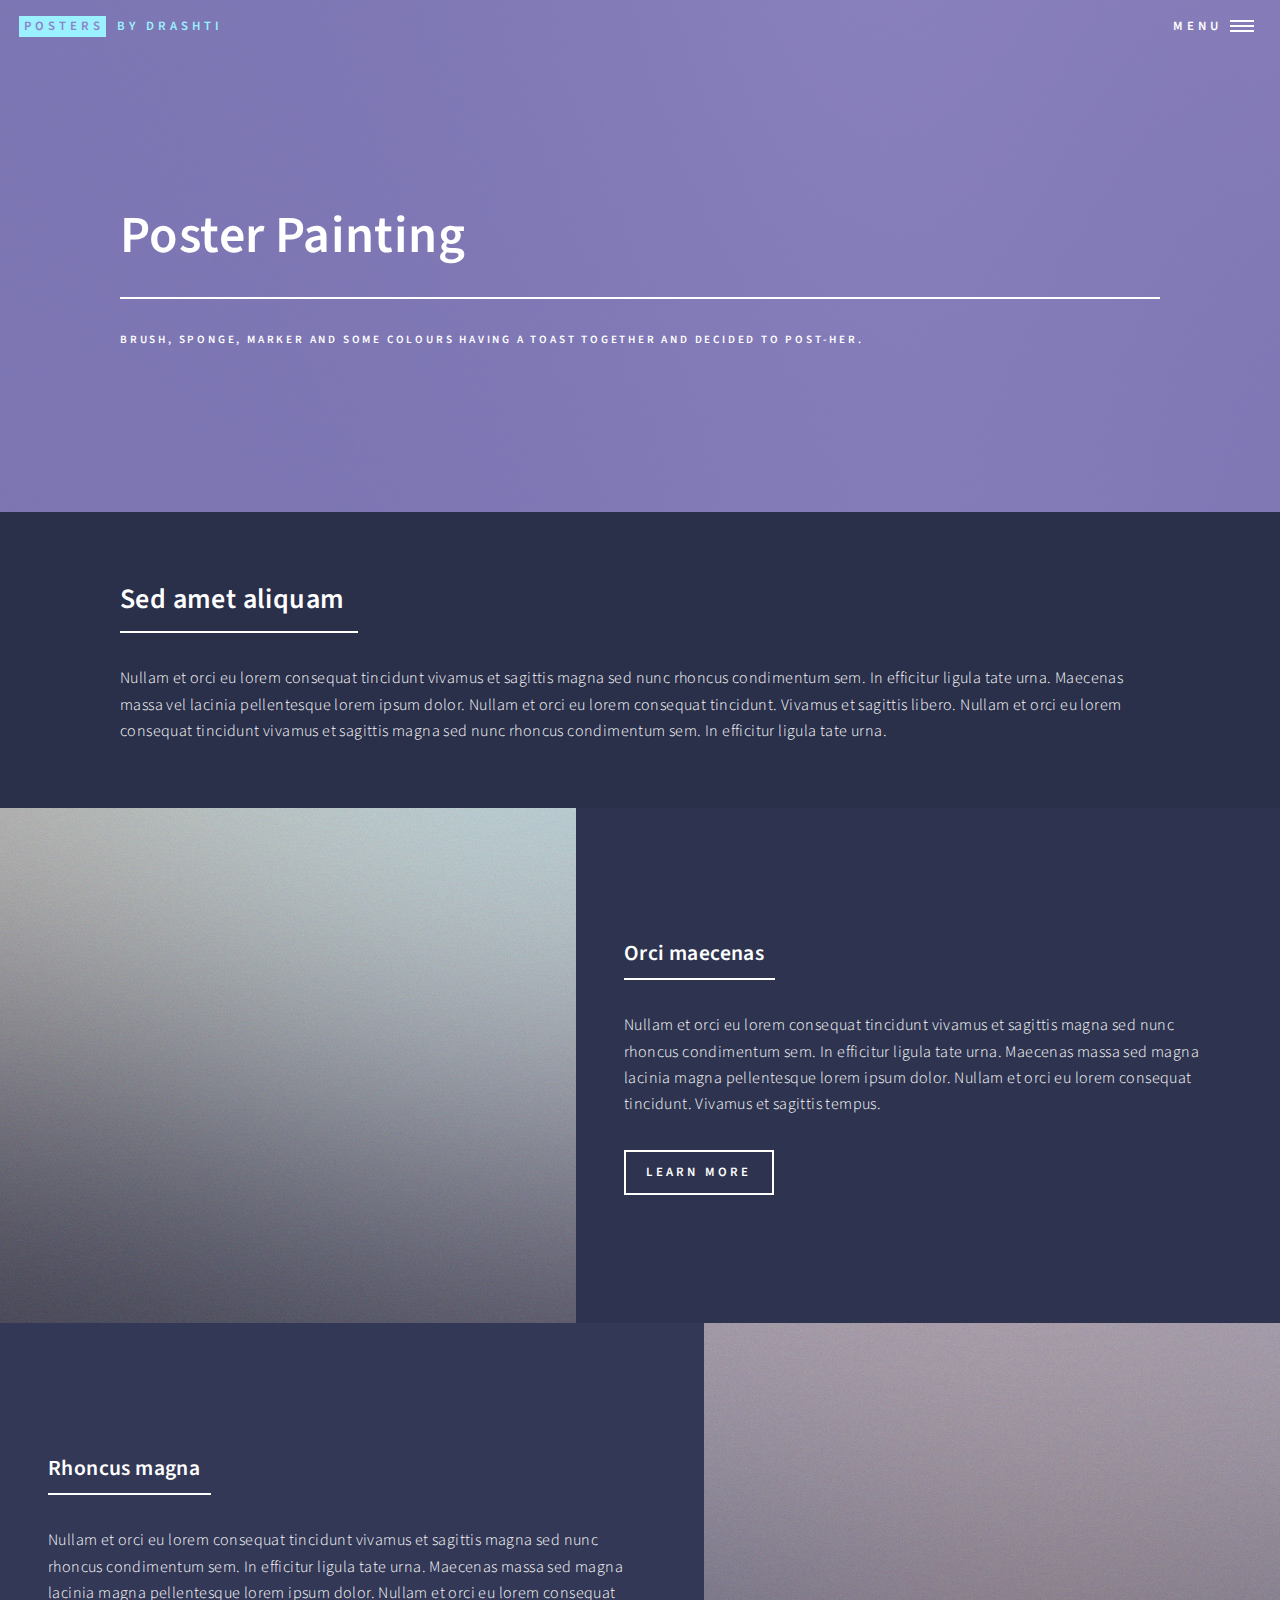
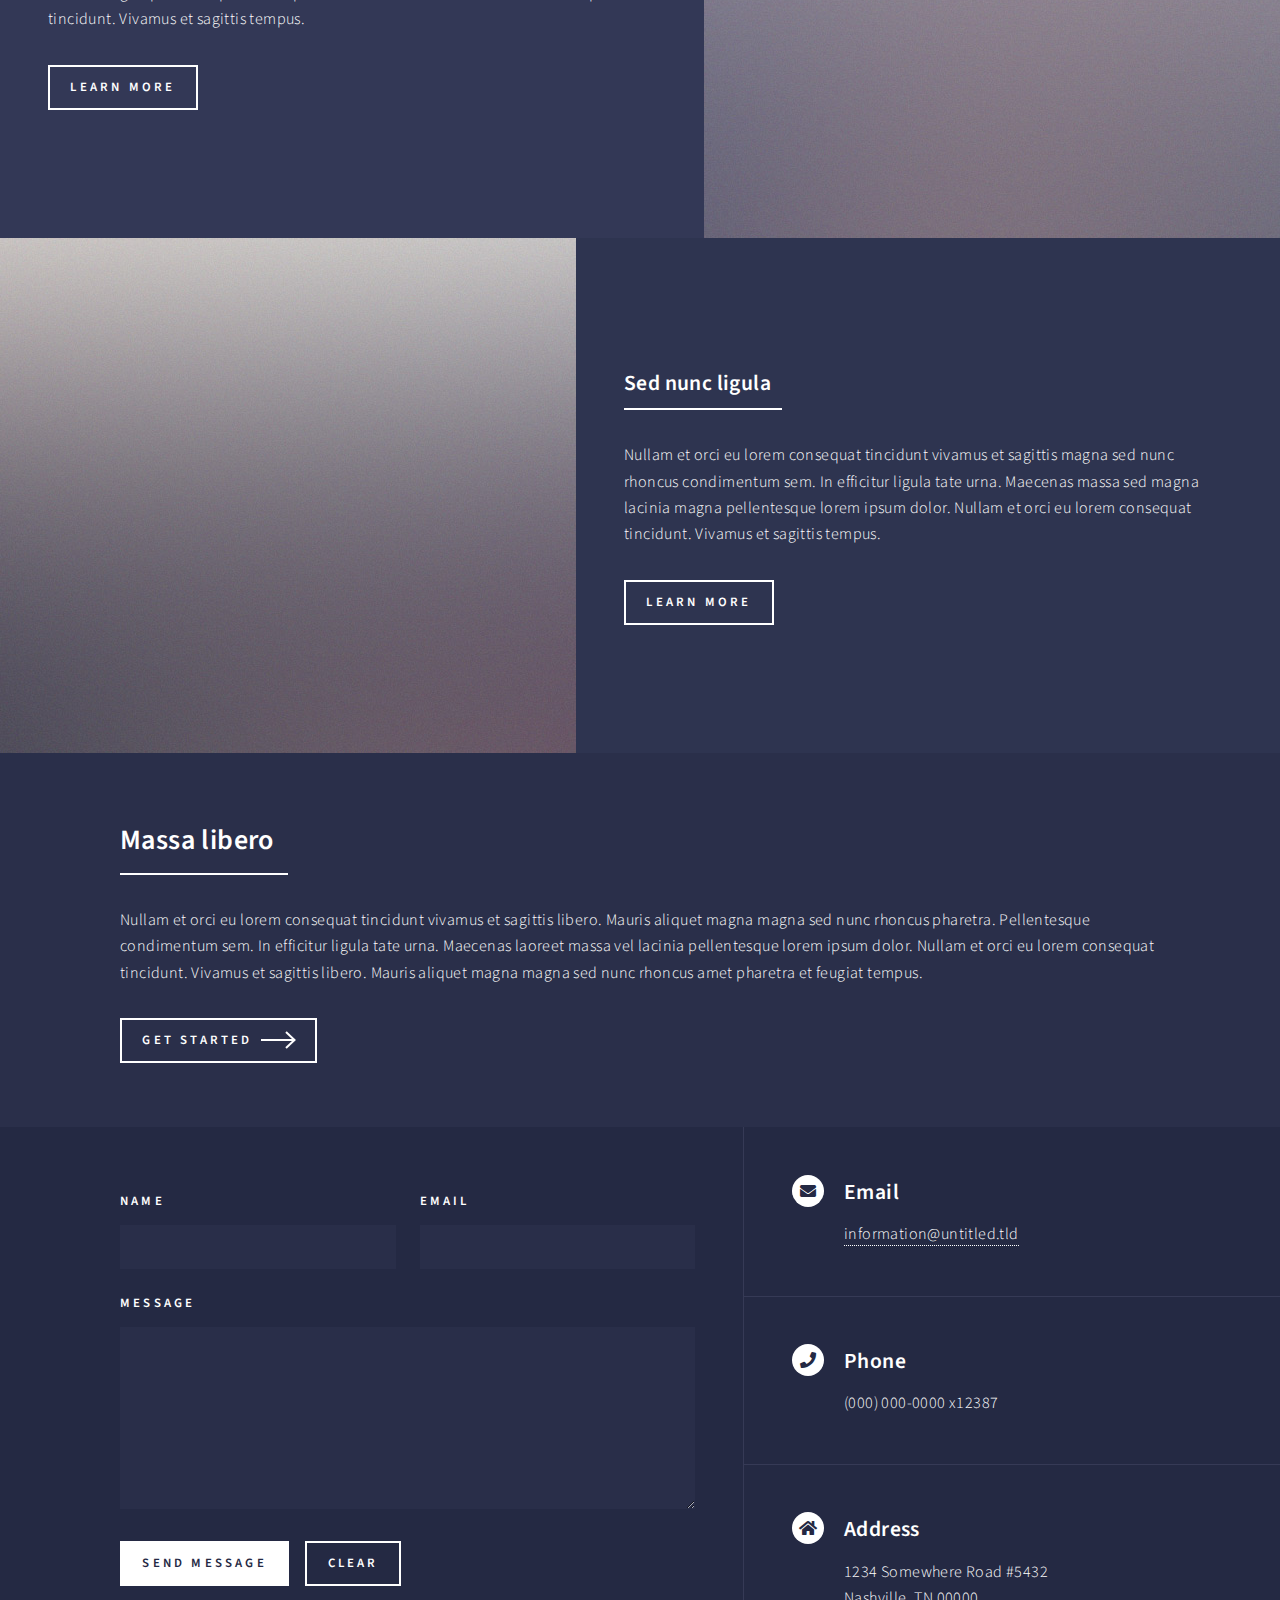
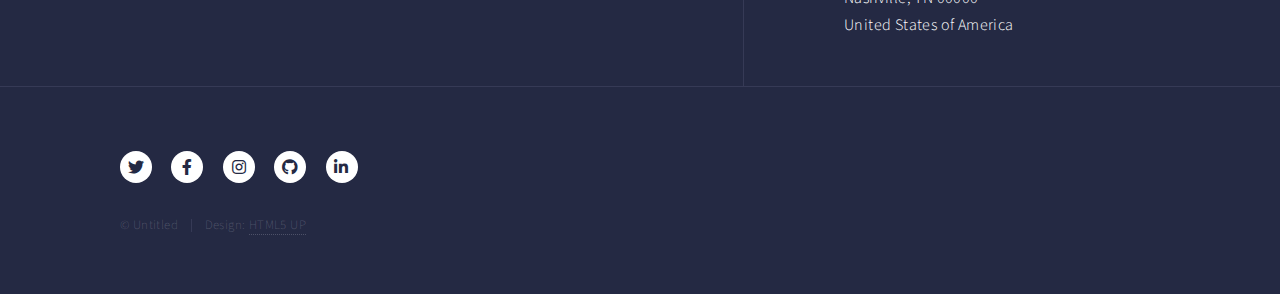
<file: bhabhi_portfolio/poster.html>
<!DOCTYPE HTML>
<!--
	Forty by HTML5 UP
	html5up.net | @ajlkn
	Free for personal and commercial use under the CCA 3.0 license (html5up.net/license)
-->
<html>
	<head>
		<title>Posters - by yours truely</title>
		<meta charset="utf-8" />
		<meta name="viewport" content="width=device-width, initial-scale=1, user-scalable=no" />
		<link rel="stylesheet" href="assets/css/main.css" />
		<noscript><link rel="stylesheet" href="assets/css/noscript.css" /></noscript>
	</head>
	<body class="is-preload">

		<!-- Wrapper -->
			<div id="wrapper">

				<!-- Header -->
				<!-- Note: The "styleN" class below should match that of the banner element. -->
					<header id="header" class="alt style2">
						<a href="index.html" class="logo"><strong>Posters</strong> <span>By Drashti</span></a>
						<nav>
							<a href="#menu">Menu</a>
						</nav>
					</header>

				<!-- Menu -->
					<nav id="menu">
						<ul class="links">
							<li><a href="index.html">Home</a></li>
							<li><a href="landing.html">Landing</a></li>
							<li><a href="generic.html">Generic</a></li>
							<li><a href="elements.html">Elements</a></li>
						</ul>
						<ul class="actions stacked">
							<li><a href="#" class="button primary fit">Get Started</a></li>
							<li><a href="#" class="button fit">Log In</a></li>
						</ul>
					</nav>

				<!-- Banner -->
				<!-- Note: The "styleN" class below should match that of the header element. -->
					<section id="banner" class="style2">
						<div class="inner">
							<span class="image">
								<img src="images/pic07.jpg" alt="" />
							</span>
							<header class="major">
								<h1>Poster Painting</h1>
							</header>
							<div class="content">
								<p>Brush, Sponge, Marker and some colours having a toast together and decided to post-her.</p>
							</div>
						</div>
					</section>

				<!-- Main -->
					<div id="main">

						<!-- One -->
							<section id="one">
								<div class="inner">
									<header class="major">
										<h2>Sed amet aliquam</h2>
									</header>
									<p>Nullam et orci eu lorem consequat tincidunt vivamus et sagittis magna sed nunc rhoncus condimentum sem. In efficitur ligula tate urna. Maecenas massa vel lacinia pellentesque lorem ipsum dolor. Nullam et orci eu lorem consequat tincidunt. Vivamus et sagittis libero. Nullam et orci eu lorem consequat tincidunt vivamus et sagittis magna sed nunc rhoncus condimentum sem. In efficitur ligula tate urna.</p>
								</div>
							</section>

						<!-- Two -->
							<section id="two" class="spotlights">
								<section>
									<a href="generic.html" class="image">
										<img src="images/pic08.jpg" alt="" data-position="center center" />
									</a>
									<div class="content">
										<div class="inner">
											<header class="major">
												<h3>Orci maecenas</h3>
											</header>
											<p>Nullam et orci eu lorem consequat tincidunt vivamus et sagittis magna sed nunc rhoncus condimentum sem. In efficitur ligula tate urna. Maecenas massa sed magna lacinia magna pellentesque lorem ipsum dolor. Nullam et orci eu lorem consequat tincidunt. Vivamus et sagittis tempus.</p>
											<ul class="actions">
												<li><a href="generic.html" class="button">Learn more</a></li>
											</ul>
										</div>
									</div>
								</section>
								<section>
									<a href="generic.html" class="image">
										<img src="images/pic09.jpg" alt="" data-position="top center" />
									</a>
									<div class="content">
										<div class="inner">
											<header class="major">
												<h3>Rhoncus magna</h3>
											</header>
											<p>Nullam et orci eu lorem consequat tincidunt vivamus et sagittis magna sed nunc rhoncus condimentum sem. In efficitur ligula tate urna. Maecenas massa sed magna lacinia magna pellentesque lorem ipsum dolor. Nullam et orci eu lorem consequat tincidunt. Vivamus et sagittis tempus.</p>
											<ul class="actions">
												<li><a href="generic.html" class="button">Learn more</a></li>
											</ul>
										</div>
									</div>
								</section>
								<section>
									<a href="generic.html" class="image">
										<img src="images/pic10.jpg" alt="" data-position="25% 25%" />
									</a>
									<div class="content">
										<div class="inner">
											<header class="major">
												<h3>Sed nunc ligula</h3>
											</header>
											<p>Nullam et orci eu lorem consequat tincidunt vivamus et sagittis magna sed nunc rhoncus condimentum sem. In efficitur ligula tate urna. Maecenas massa sed magna lacinia magna pellentesque lorem ipsum dolor. Nullam et orci eu lorem consequat tincidunt. Vivamus et sagittis tempus.</p>
											<ul class="actions">
												<li><a href="generic.html" class="button">Learn more</a></li>
											</ul>
										</div>
									</div>
								</section>
							</section>

						<!-- Three -->
							<section id="three">
								<div class="inner">
									<header class="major">
										<h2>Massa libero</h2>
									</header>
									<p>Nullam et orci eu lorem consequat tincidunt vivamus et sagittis libero. Mauris aliquet magna magna sed nunc rhoncus pharetra. Pellentesque condimentum sem. In efficitur ligula tate urna. Maecenas laoreet massa vel lacinia pellentesque lorem ipsum dolor. Nullam et orci eu lorem consequat tincidunt. Vivamus et sagittis libero. Mauris aliquet magna magna sed nunc rhoncus amet pharetra et feugiat tempus.</p>
									<ul class="actions">
										<li><a href="generic.html" class="button next">Get Started</a></li>
									</ul>
								</div>
							</section>

					</div>

				<!-- Contact -->
					<section id="contact">
						<div class="inner">
							<section>
								<form method="post" action="#">
									<div class="fields">
										<div class="field half">
											<label for="name">Name</label>
											<input type="text" name="name" id="name" />
										</div>
										<div class="field half">
											<label for="email">Email</label>
											<input type="text" name="email" id="email" />
										</div>
										<div class="field">
											<label for="message">Message</label>
											<textarea name="message" id="message" rows="6"></textarea>
										</div>
									</div>
									<ul class="actions">
										<li><input type="submit" value="Send Message" class="primary" /></li>
										<li><input type="reset" value="Clear" /></li>
									</ul>
								</form>
							</section>
							<section class="split">
								<section>
									<div class="contact-method">
										<span class="icon solid alt fa-envelope"></span>
										<h3>Email</h3>
										<a href="#">information@untitled.tld</a>
									</div>
								</section>
								<section>
									<div class="contact-method">
										<span class="icon solid alt fa-phone"></span>
										<h3>Phone</h3>
										<span>(000) 000-0000 x12387</span>
									</div>
								</section>
								<section>
									<div class="contact-method">
										<span class="icon solid alt fa-home"></span>
										<h3>Address</h3>
										<span>1234 Somewhere Road #5432<br />
										Nashville, TN 00000<br />
										United States of America</span>
									</div>
								</section>
							</section>
						</div>
					</section>

				<!-- Footer -->
					<footer id="footer">
						<div class="inner">
							<ul class="icons">
								<li><a href="#" class="icon brands alt fa-twitter"><span class="label">Twitter</span></a></li>
								<li><a href="#" class="icon brands alt fa-facebook-f"><span class="label">Facebook</span></a></li>
								<li><a href="#" class="icon brands alt fa-instagram"><span class="label">Instagram</span></a></li>
								<li><a href="#" class="icon brands alt fa-github"><span class="label">GitHub</span></a></li>
								<li><a href="#" class="icon brands alt fa-linkedin-in"><span class="label">LinkedIn</span></a></li>
							</ul>
							<ul class="copyright">
								<li>&copy; Untitled</li><li>Design: <a href="https://html5up.net">HTML5 UP</a></li>
							</ul>
						</div>
					</footer>

			</div>

		<!-- Scripts -->
			<script src="assets/js/jquery.min.js"></script>
			<script src="assets/js/jquery.scrolly.min.js"></script>
			<script src="assets/js/jquery.scrollex.min.js"></script>
			<script src="assets/js/browser.min.js"></script>
			<script src="assets/js/breakpoints.min.js"></script>
			<script src="assets/js/util.js"></script>
			<script src="assets/js/main.js"></script>

	</body>
</html>
</file>
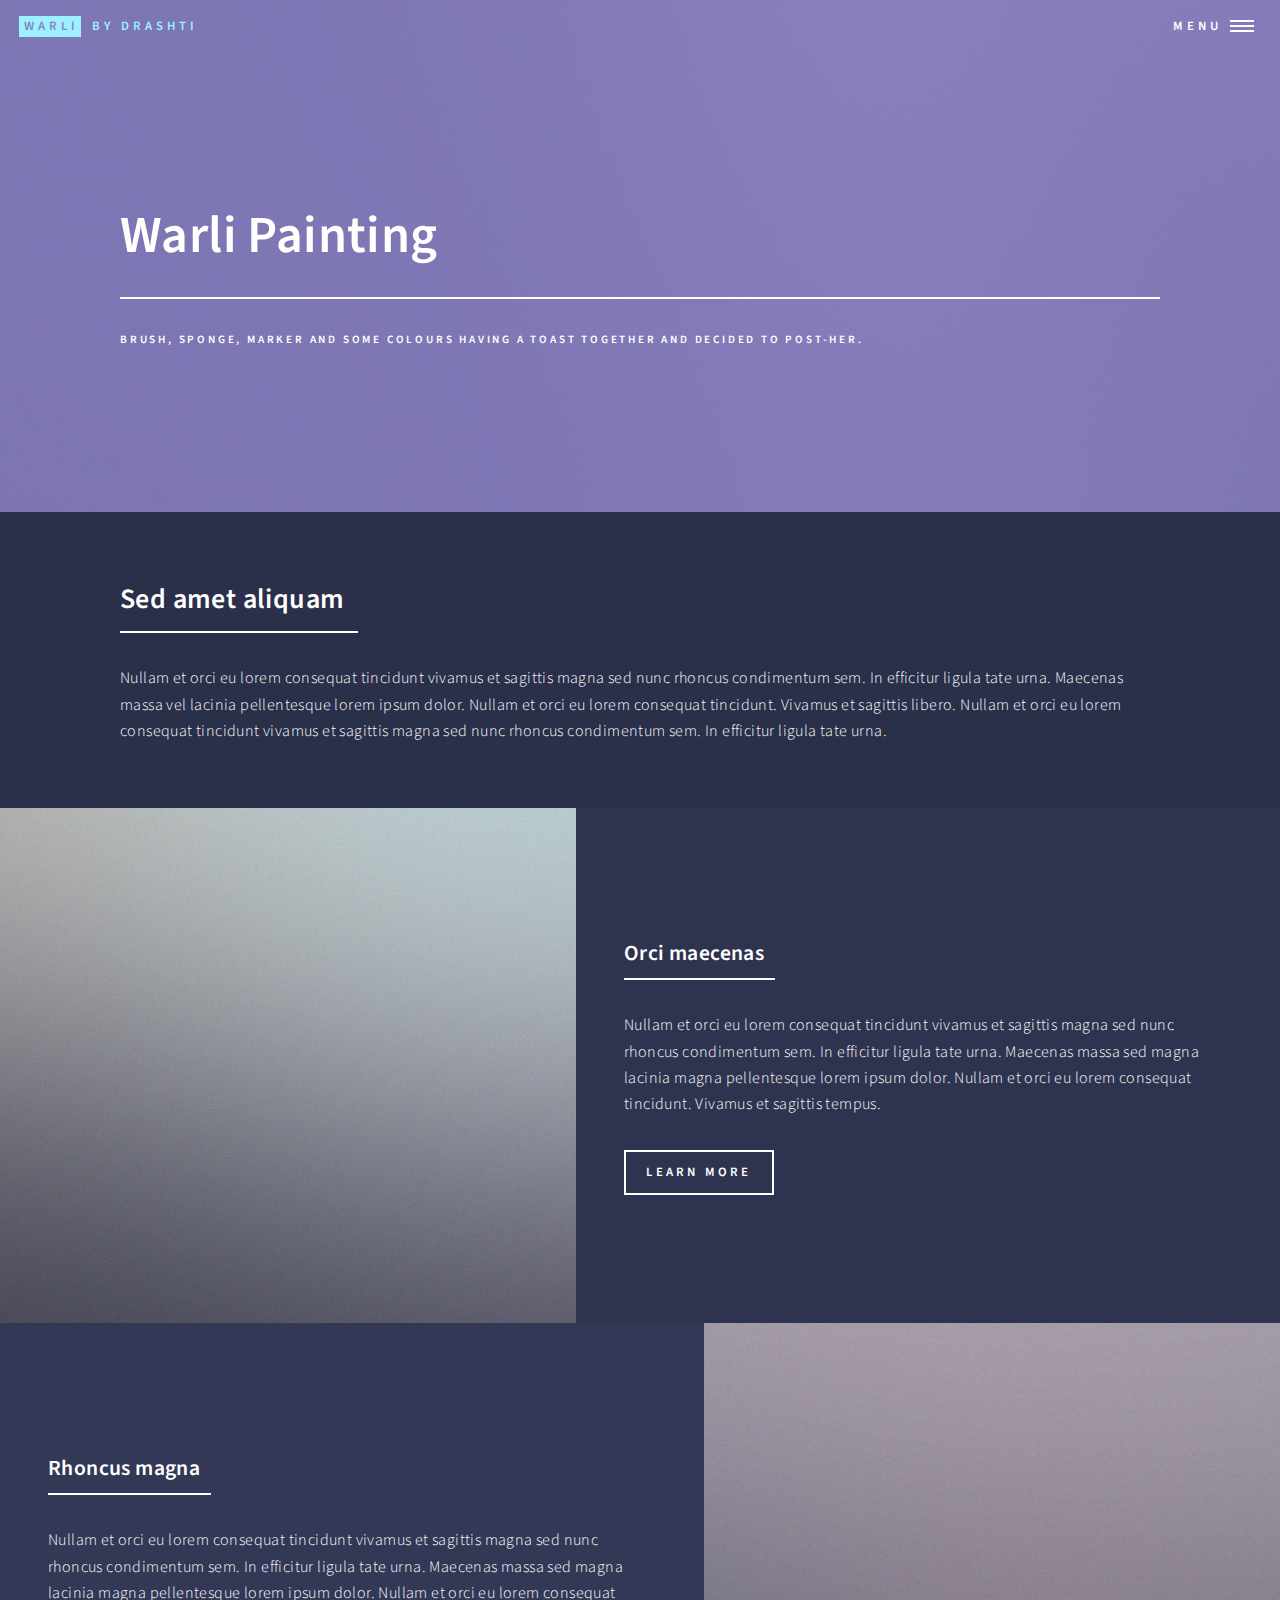
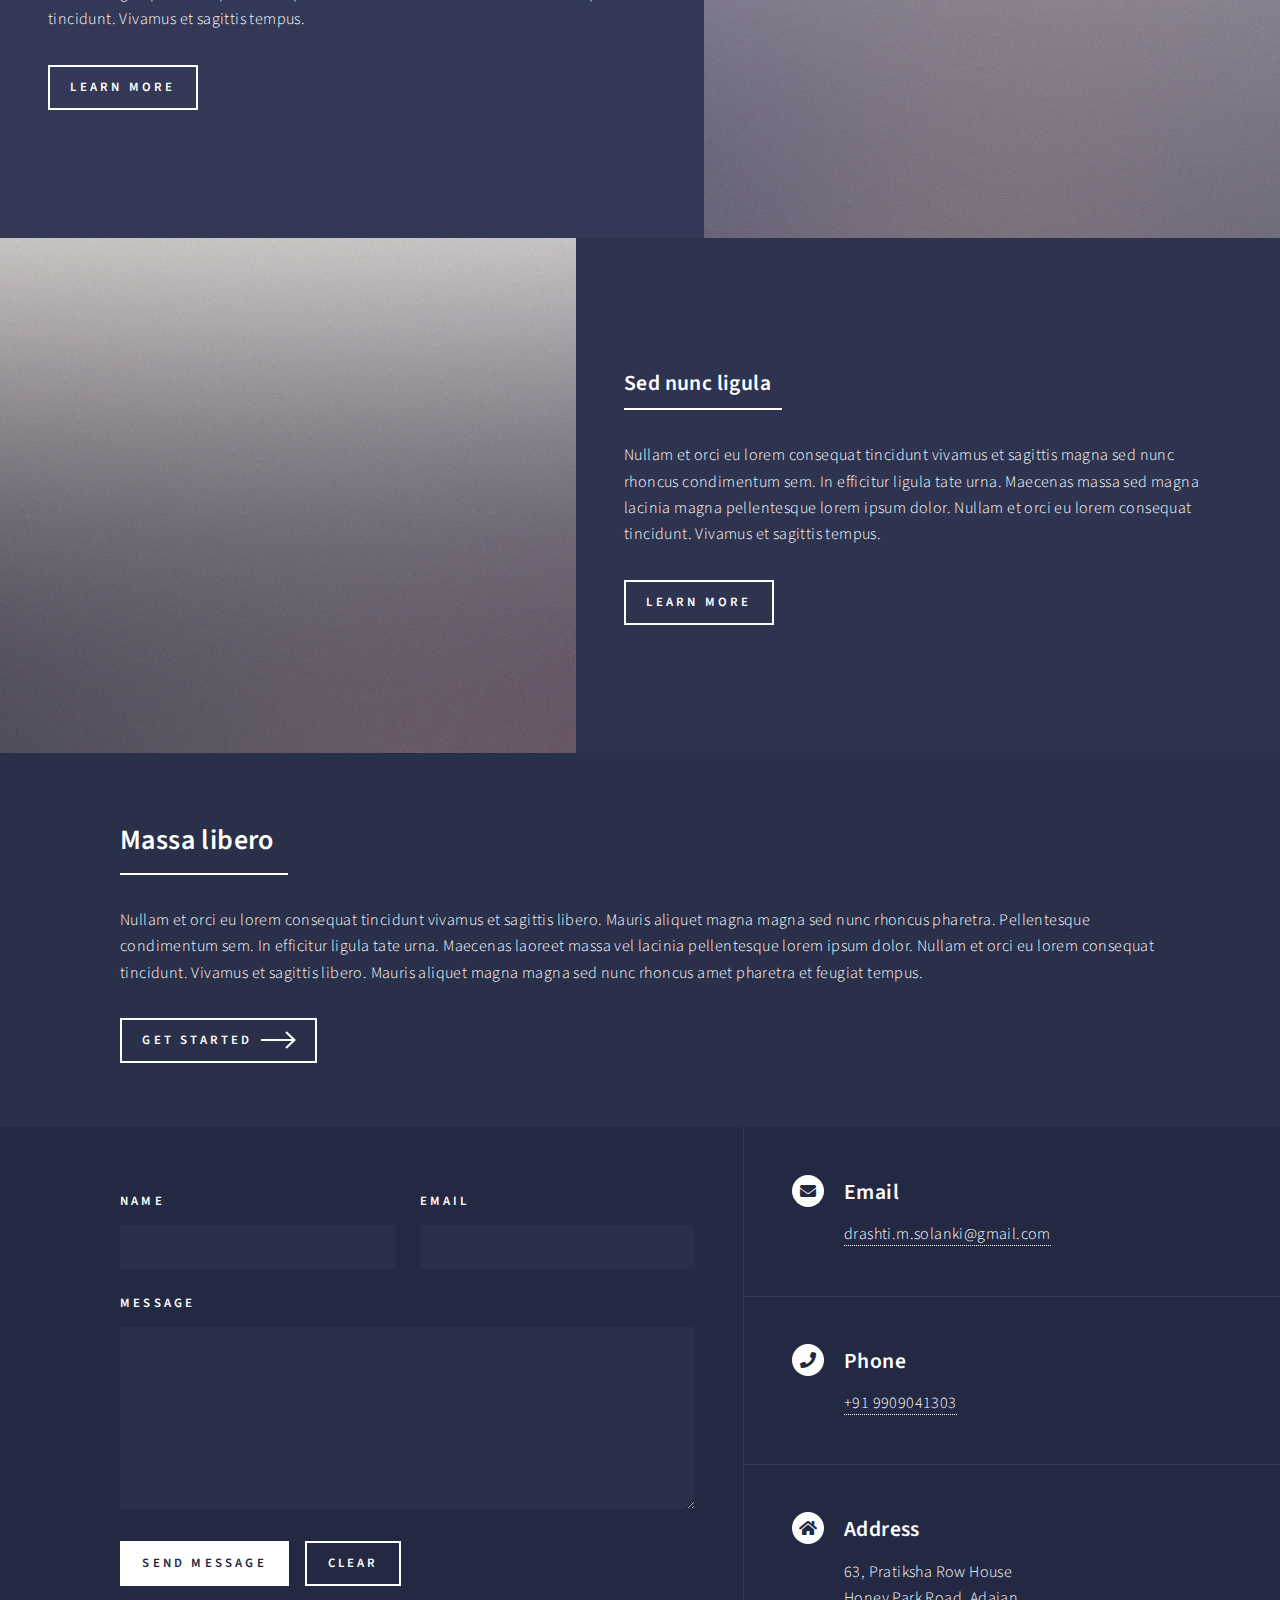
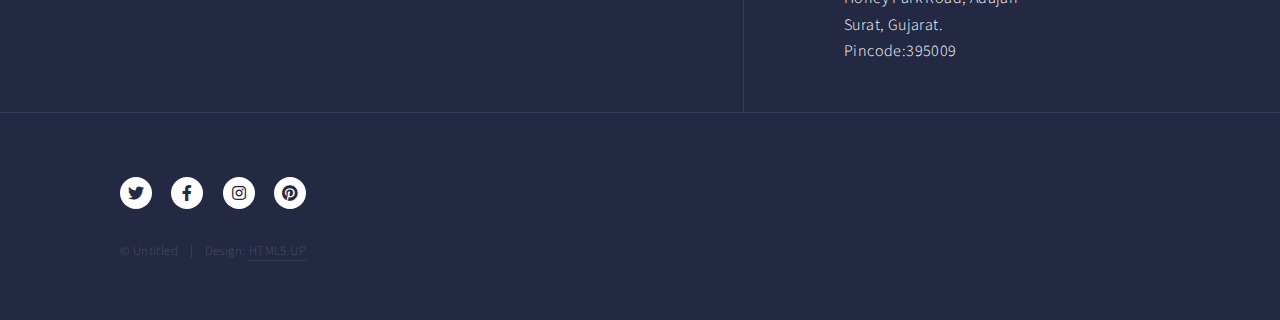
<file: bhabhi_portfolio/warli.html>
<!DOCTYPE HTML>
<!--
	Forty by HTML5 UP
	html5up.net | @ajlkn
	Free for personal and commercial use under the CCA 3.0 license (html5up.net/license)
-->
<html>
	<head>
		<title>Creations - by yours truely</title>
		<meta charset="utf-8" />
		<meta name="viewport" content="width=device-width, initial-scale=1, user-scalable=no" />
		<link rel="stylesheet" href="assets/css/main.css" />
		<noscript><link rel="stylesheet" href="assets/css/noscript.css" /></noscript>
	</head>
	<body class="is-preload">

		<!-- Wrapper -->
			<div id="wrapper">

				<!-- Header -->
				<!-- Note: The "styleN" class below should match that of the banner element. -->
					<header id="header" class="alt style2">
						<a href="index.html" class="logo"><strong>Warli</strong> <span>By Drashti</span></a>
						<nav>
							<a href="#menu">Menu</a>
						</nav>
					</header>

				<!-- Menu -->
					<nav id="menu">
						<ul class="links">
                            <li><a href="index.html">Home</a></li>
							<li><a href="fabric.html">Fabric Painting</a></li>
							<li><a href="poster.html">Poster Painting</a></li>
							<li><a href="portrait.html">Portraits</a></li>
							<li><a href="bottle.html">Bottle Painting</a></li>
							<li><a href="HomeDecor.html">Home Decor</a></li>
							<li><a href="warli.html">Warli Painting</a></li>
						</ul>
						<ul class="actions stacked">
							<li><a href="#" class="button primary fit">Get Started</a></li>
							<li><a href="#" class="button fit">Log In</a></li>
						</ul>
					</nav>

				<!-- Banner -->
				<!-- Note: The "styleN" class below should match that of the header element. -->
					<section id="banner" class="style2">
						<div class="inner">
							<span class="image">
								<img src="images/pic07.jpg" alt="" />
							</span>
							<header class="major">
								<h1>Warli Painting</h1>
							</header>
							<div class="content">
								<p>Brush, Sponge, Marker and some colours having a toast together and decided to post-her.</p>
							</div>
						</div>
					</section>

				<!-- Main -->
					<div id="main">

						<!-- One -->
							<section id="one">
								<div class="inner">
									<header class="major">
										<h2>Sed amet aliquam</h2>
									</header>
									<p>Nullam et orci eu lorem consequat tincidunt vivamus et sagittis magna sed nunc rhoncus condimentum sem. In efficitur ligula tate urna. Maecenas massa vel lacinia pellentesque lorem ipsum dolor. Nullam et orci eu lorem consequat tincidunt. Vivamus et sagittis libero. Nullam et orci eu lorem consequat tincidunt vivamus et sagittis magna sed nunc rhoncus condimentum sem. In efficitur ligula tate urna.</p>
								</div>
							</section>

						<!-- Two -->
							<section id="two" class="spotlights">
								<section>
									<a href="generic.html" class="image">
										<img src="images/pic08.jpg" alt="" data-position="center center" />
									</a>
									<div class="content">
										<div class="inner">
											<header class="major">
												<h3>Orci maecenas</h3>
											</header>
											<p>Nullam et orci eu lorem consequat tincidunt vivamus et sagittis magna sed nunc rhoncus condimentum sem. In efficitur ligula tate urna. Maecenas massa sed magna lacinia magna pellentesque lorem ipsum dolor. Nullam et orci eu lorem consequat tincidunt. Vivamus et sagittis tempus.</p>
											<ul class="actions">
												<li><a href="generic.html" class="button">Learn more</a></li>
											</ul>
										</div>
									</div>
								</section>
								<section>
									<a href="generic.html" class="image">
										<img src="images/pic09.jpg" alt="" data-position="top center" />
									</a>
									<div class="content">
										<div class="inner">
											<header class="major">
												<h3>Rhoncus magna</h3>
											</header>
											<p>Nullam et orci eu lorem consequat tincidunt vivamus et sagittis magna sed nunc rhoncus condimentum sem. In efficitur ligula tate urna. Maecenas massa sed magna lacinia magna pellentesque lorem ipsum dolor. Nullam et orci eu lorem consequat tincidunt. Vivamus et sagittis tempus.</p>
											<ul class="actions">
												<li><a href="generic.html" class="button">Learn more</a></li>
											</ul>
										</div>
									</div>
								</section>
								<section>
									<a href="generic.html" class="image">
										<img src="images/pic10.jpg" alt="" data-position="25% 25%" />
									</a>
									<div class="content">
										<div class="inner">
											<header class="major">
												<h3>Sed nunc ligula</h3>
											</header>
											<p>Nullam et orci eu lorem consequat tincidunt vivamus et sagittis magna sed nunc rhoncus condimentum sem. In efficitur ligula tate urna. Maecenas massa sed magna lacinia magna pellentesque lorem ipsum dolor. Nullam et orci eu lorem consequat tincidunt. Vivamus et sagittis tempus.</p>
											<ul class="actions">
												<li><a href="generic.html" class="button">Learn more</a></li>
											</ul>
										</div>
									</div>
								</section>
							</section>

						<!-- Three -->
							<section id="three">
								<div class="inner">
									<header class="major">
										<h2>Massa libero</h2>
									</header>
									<p>Nullam et orci eu lorem consequat tincidunt vivamus et sagittis libero. Mauris aliquet magna magna sed nunc rhoncus pharetra. Pellentesque condimentum sem. In efficitur ligula tate urna. Maecenas laoreet massa vel lacinia pellentesque lorem ipsum dolor. Nullam et orci eu lorem consequat tincidunt. Vivamus et sagittis libero. Mauris aliquet magna magna sed nunc rhoncus amet pharetra et feugiat tempus.</p>
									<ul class="actions">
										<li><a href="generic.html" class="button next">Get Started</a></li>
									</ul>
								</div>
							</section>

					</div>

				<!-- Contact -->
                <section id="contact">
                    <div class="inner">
                        <section>
                            <form method="post" action="mailto:drashti.m.solanki@gmail.com">
                                <div class="fields">
                                    <div class="field half">
                                        <label for="name">Name</label>
                                        <input type="text" name="name" id="name" />
                                    </div>
                                    <div class="field half">
                                        <label for="email">Email</label>
                                        <input type="text" name="email" id="email" />
                                    </div>
                                    <div class="field">
                                        <label for="message">Message</label>
                                        <textarea name="message" id="message" rows="6"></textarea>
                                    </div>
                                </div>
                                <ul class="actions">
                                    <li><input type="submit" value="Send Message" class="primary" /></li>
                                    <li><input type="reset" value="Clear" /></li>
                                </ul>
                            </form>
                        </section>
                        <section class="split">
                            <section>
                                <div class="contact-method">
                                    <span class="icon solid alt fa-envelope"></span>
                                    <h3>Email</h3>
                                    <a href="mailto:drashti.m.solanki@gmail.com">drashti.m.solanki@gmail.com</a>
                                </div>
                            </section>
                            <section>
                                <div class="contact-method">
                                    <span class="icon solid alt fa-phone"></span>
                                    <h3>Phone</h3>
                                    <a href="tel-919909041303">+91 9909041303</a>
                                </div>
                            </section>
                            <section>
                                <div class="contact-method">
                                    <span class="icon solid alt fa-home"></span>
                                    <h3>Address</h3>
                                    <span>63, Pratiksha Row House<br />
                                    Honey Park Road, Adajan<br />
                                    Surat, Gujarat.<br />
                                    Pincode:395009</span>
                                </div>
                            </section>
                        </section>
                    </div>
                </section>

            <!-- Footer -->
                <footer id="footer">
                    <div class="inner">
                        <ul class="icons">
                            <li><a href="https://twitter.com/Drashti9999045" class="icon brands alt fa-twitter"><span class="label">Twitter</span></a></li>
                            <li><a href="https://www.facebook.com/drashti.mahida/" class="icon brands alt fa-facebook-f"><span class="label">Facebook</span></a></li>
                            <li><a href="https://www.instagram.com/drashti_m_solanki/" class="icon brands alt fa-instagram"><span class="label">Instagram</span></a></li>
                            <li><a href="https://br.pinterest.com/d_mahida/" class="icon brands alt fa-pinterest"><span class="label">pinterest</span></a></li>
                        </ul>
                        <ul class="copyright">
                            <li>&copy; Untitled</li><li>Design: <a href="https://html5up.net">HTML5 UP</a></li>
                        </ul>
                    </div>
                </footer>

			</div>

		<!-- Scripts -->
			<script src="assets/js/jquery.min.js"></script>
			<script src="assets/js/jquery.scrolly.min.js"></script>
			<script src="assets/js/jquery.scrollex.min.js"></script>
			<script src="assets/js/browser.min.js"></script>
			<script src="assets/js/breakpoints.min.js"></script>
			<script src="assets/js/util.js"></script>
			<script src="assets/js/main.js"></script>

	</body>
</html>
</file>
<file: bhabhi_portfolio/assets/css/noscript.css>
/*
	Forty by HTML5 UP
	html5up.net | @ajlkn
	Free for personal and commercial use under the CCA 3.0 license (html5up.net/license)
*/

/* Banner */

	body.is-preload #banner:after {
		opacity: 0.85;
	}

	body.is-preload #banner > .inner {
		-moz-filter: none;
		-webkit-filter: none;
		-ms-filter: none;
		filter: none;
		-moz-transform: none;
		-webkit-transform: none;
		-ms-transform: none;
		transform: none;
		opacity: 1;
	}
</file>
<file: bhabhi_portfolio/assets/css/main.css>
@import url(fontawesome-all.min.css);
@import url("https://fonts.googleapis.com/css?family=Source+Sans+Pro:300,300italic,600,600italic");

/*
	Forty by HTML5 UP
	html5up.net | @ajlkn
	Free for personal and commercial use under the CCA 3.0 license (html5up.net/license)
*/

html, body, div, span, applet, object,
iframe, h1, h2, h3, h4, h5, h6, p, blockquote,
pre, a, abbr, acronym, address, big, cite,
code, del, dfn, em, img, ins, kbd, q, s, samp,
small, strike, strong, sub, sup, tt, var, b,
u, i, center, dl, dt, dd, ol, ul, li, fieldset,
form, label, legend, table, caption, tbody,
tfoot, thead, tr, th, td, article, aside,
canvas, details, embed, figure, figcaption,
footer, header, hgroup, menu, nav, output, ruby,
section, summary, time, mark, audio, video {
	margin: 0;
	padding: 0;
	border: 0;
	font-size: 100%;
	font: inherit;
	vertical-align: baseline;}

article, aside, details, figcaption, figure,
footer, header, hgroup, menu, nav, section {
	display: block;}

body {
	line-height: 1;
}

ol, ul {
	list-style: none;
}

blockquote, q {
	quotes: none;
}

	blockquote:before, blockquote:after, q:before, q:after {
		content: '';
		content: none;
	}

table {
	border-collapse: collapse;
	border-spacing: 0;
}

body {
	-webkit-text-size-adjust: none;
}

mark {
	background-color: transparent;
	color: inherit;
}

input::-moz-focus-inner {
	border: 0;
	padding: 0;
}

input, select, textarea {
	-moz-appearance: none;
	-webkit-appearance: none;
	-ms-appearance: none;
	appearance: none;
}

/* Basic */

	@-ms-viewport {
		width: device-width;
	}

	body {
		-ms-overflow-style: scrollbar;
	}

	@media screen and (max-width: 480px) {

		html, body {
			min-width: 320px;
		}

	}

	html {
		box-sizing: border-box;
	}

	*, *:before, *:after {
		box-sizing: inherit;
	}

	body {
		background: #242943;
	}

		body.is-preload *, body.is-preload *:before, body.is-preload *:after {
			-moz-animation: none !important;
			-webkit-animation: none !important;
			-ms-animation: none !important;
			animation: none !important;
			-moz-transition: none !important;
			-webkit-transition: none !important;
			-ms-transition: none !important;
			transition: none !important;
		}

/* Type */

	body, input, select, textarea {
		color: #ffffff;
		font-family: "Source Sans Pro", Helvetica, sans-serif;
		font-size: 17pt;
		font-weight: 300;
		letter-spacing: 0.025em;
		line-height: 1.65;
	}

		@media screen and (max-width: 1680px) {

			body, input, select, textarea {
				font-size: 14pt;
			}

		}

		@media screen and (max-width: 1280px) {

			body, input, select, textarea {
				font-size: 12pt;
			}

		}

		@media screen and (max-width: 360px) {

			body, input, select, textarea {
				font-size: 11pt;
			}

		}

	a {
		-moz-transition: color 0.2s ease-in-out, border-bottom-color 0.2s ease-in-out;
		-webkit-transition: color 0.2s ease-in-out, border-bottom-color 0.2s ease-in-out;
		-ms-transition: color 0.2s ease-in-out, border-bottom-color 0.2s ease-in-out;
		transition: color 0.2s ease-in-out, border-bottom-color 0.2s ease-in-out;
		border-bottom: dotted 1px;
		color: inherit;
		text-decoration: none;
	}

		a:hover {
			border-bottom-color: transparent;
			color: #9bf1ff !important;
		}

		a:active {
			color: #53e3fb !important;
		}

	strong, b {
		color: #ffffff;
		font-weight: 600;
	}

	em, i {
		font-style: italic;
	}

	p {
		margin: 0 0 2em 0;
	}

	h1, h2, h3, h4, h5, h6 {
		color: #ffffff;
		font-weight: 600;
		line-height: 1.65;
		margin: 0 0 1em 0;
	}

		h1 a, h2 a, h3 a, h4 a, h5 a, h6 a {
			color: inherit;
			border-bottom: 0;
		}

	h1 {
		font-size: 2.5em;
	}

	h2 {
		font-size: 1.75em;
	}

	h3 {
		font-size: 1.35em;
	}

	h4 {
		font-size: 1.1em;
	}

	h5 {
		font-size: 0.9em;
	}

	h6 {
		font-size: 0.7em;
	}

	@media screen and (max-width: 736px) {

		h1 {
			font-size: 2em;
		}

		h2 {
			font-size: 1.5em;
		}

		h3 {
			font-size: 1.25em;
		}

	}

	sub {
		font-size: 0.8em;
		position: relative;
		top: 0.5em;
	}

	sup {
		font-size: 0.8em;
		position: relative;
		top: -0.5em;
	}

	blockquote {
		border-left: solid 4px rgba(212, 212, 255, 0.1);
		font-style: italic;
		margin: 0 0 2em 0;
		padding: 0.5em 0 0.5em 2em;
	}

	code {
		background: rgba(212, 212, 255, 0.035);
		font-family: "Courier New", monospace;
		font-size: 0.9em;
		margin: 0 0.25em;
		padding: 0.25em 0.65em;
	}

	pre {
		-webkit-overflow-scrolling: touch;
		font-family: "Courier New", monospace;
		font-size: 0.9em;
		margin: 0 0 2em 0;
	}

		pre code {
			display: block;
			line-height: 1.75;
			padding: 1em 1.5em;
			overflow-x: auto;
		}

	hr {
		border: 0;
		border-bottom: solid 1px rgba(212, 212, 255, 0.1);
		margin: 2em 0;
	}

		hr.major {
			margin: 3em 0;
		}

	.align-left {
		text-align: left;
	}

	.align-center {
		text-align: center;
	}

	.align-right {
		text-align: right;
	}

/* Row */

	.row {
		display: flex;
		flex-wrap: wrap;
		box-sizing: border-box;
		align-items: stretch;
	}

		.row > * {
			box-sizing: border-box;
		}

		.row.gtr-uniform > * > :last-child {
			margin-bottom: 0;
		}

		.row.aln-left {
			justify-content: flex-start;
		}

		.row.aln-center {
			justify-content: center;
		}

		.row.aln-right {
			justify-content: flex-end;
		}

		.row.aln-top {
			align-items: flex-start;
		}

		.row.aln-middle {
			align-items: center;
		}

		.row.aln-bottom {
			align-items: flex-end;
		}

		.row > .imp {
			order: -1;
		}

		.row > .col-1 {
			width: 8.33333%;
		}

		.row > .off-1 {
			margin-left: 8.33333%;
		}

		.row > .col-2 {
			width: 16.66667%;
		}

		.row > .off-2 {
			margin-left: 16.66667%;
		}

		.row > .col-3 {
			width: 25%;
		}

		.row > .off-3 {
			margin-left: 25%;
		}

		.row > .col-4 {
			width: 33.33333%;
		}

		.row > .off-4 {
			margin-left: 33.33333%;
		}

		.row > .col-5 {
			width: 41.66667%;
		}

		.row > .off-5 {
			margin-left: 41.66667%;
		}

		.row > .col-6 {
			width: 50%;
		}

		.row > .off-6 {
			margin-left: 50%;
		}

		.row > .col-7 {
			width: 58.33333%;
		}

		.row > .off-7 {
			margin-left: 58.33333%;
		}

		.row > .col-8 {
			width: 66.66667%;
		}

		.row > .off-8 {
			margin-left: 66.66667%;
		}

		.row > .col-9 {
			width: 75%;
		}

		.row > .off-9 {
			margin-left: 75%;
		}

		.row > .col-10 {
			width: 83.33333%;
		}

		.row > .off-10 {
			margin-left: 83.33333%;
		}

		.row > .col-11 {
			width: 91.66667%;
		}

		.row > .off-11 {
			margin-left: 91.66667%;
		}

		.row > .col-12 {
			width: 100%;
		}

		.row > .off-12 {
			margin-left: 100%;
		}

		.row.gtr-0 {
			margin-top: 0;
			margin-left: 0em;
		}

			.row.gtr-0 > * {
				padding: 0 0 0 0em;
			}

			.row.gtr-0.gtr-uniform {
				margin-top: 0em;
			}

				.row.gtr-0.gtr-uniform > * {
					padding-top: 0em;
				}

		.row.gtr-25 {
			margin-top: 0;
			margin-left: -0.5em;
		}

			.row.gtr-25 > * {
				padding: 0 0 0 0.5em;
			}

			.row.gtr-25.gtr-uniform {
				margin-top: -0.5em;
			}

				.row.gtr-25.gtr-uniform > * {
					padding-top: 0.5em;
				}

		.row.gtr-50 {
			margin-top: 0;
			margin-left: -1em;
		}

			.row.gtr-50 > * {
				padding: 0 0 0 1em;
			}

			.row.gtr-50.gtr-uniform {
				margin-top: -1em;
			}

				.row.gtr-50.gtr-uniform > * {
					padding-top: 1em;
				}

		.row {
			margin-top: 0;
			margin-left: -2em;
		}

			.row > * {
				padding: 0 0 0 2em;
			}

			.row.gtr-uniform {
				margin-top: -2em;
			}

				.row.gtr-uniform > * {
					padding-top: 2em;
				}

		.row.gtr-150 {
			margin-top: 0;
			margin-left: -3em;
		}

			.row.gtr-150 > * {
				padding: 0 0 0 3em;
			}

			.row.gtr-150.gtr-uniform {
				margin-top: -3em;
			}

				.row.gtr-150.gtr-uniform > * {
					padding-top: 3em;
				}

		.row.gtr-200 {
			margin-top: 0;
			margin-left: -4em;
		}

			.row.gtr-200 > * {
				padding: 0 0 0 4em;
			}

			.row.gtr-200.gtr-uniform {
				margin-top: -4em;
			}

				.row.gtr-200.gtr-uniform > * {
					padding-top: 4em;
				}

		@media screen and (max-width: 1680px) {

			.row {
				display: flex;
				flex-wrap: wrap;
				box-sizing: border-box;
				align-items: stretch;
			}

				.row > * {
					box-sizing: border-box;
				}

				.row.gtr-uniform > * > :last-child {
					margin-bottom: 0;
				}

				.row.aln-left {
					justify-content: flex-start;
				}

				.row.aln-center {
					justify-content: center;
				}

				.row.aln-right {
					justify-content: flex-end;
				}

				.row.aln-top {
					align-items: flex-start;
				}

				.row.aln-middle {
					align-items: center;
				}

				.row.aln-bottom {
					align-items: flex-end;
				}

				.row > .imp-xlarge {
					order: -1;
				}

				.row > .col-1-xlarge {
					width: 8.33333%;
				}

				.row > .off-1-xlarge {
					margin-left: 8.33333%;
				}

				.row > .col-2-xlarge {
					width: 16.66667%;
				}

				.row > .off-2-xlarge {
					margin-left: 16.66667%;
				}

				.row > .col-3-xlarge {
					width: 25%;
				}

				.row > .off-3-xlarge {
					margin-left: 25%;
				}

				.row > .col-4-xlarge {
					width: 33.33333%;
				}

				.row > .off-4-xlarge {
					margin-left: 33.33333%;
				}

				.row > .col-5-xlarge {
					width: 41.66667%;
				}

				.row > .off-5-xlarge {
					margin-left: 41.66667%;
				}

				.row > .col-6-xlarge {
					width: 50%;
				}

				.row > .off-6-xlarge {
					margin-left: 50%;
				}

				.row > .col-7-xlarge {
					width: 58.33333%;
				}

				.row > .off-7-xlarge {
					margin-left: 58.33333%;
				}

				.row > .col-8-xlarge {
					width: 66.66667%;
				}

				.row > .off-8-xlarge {
					margin-left: 66.66667%;
				}

				.row > .col-9-xlarge {
					width: 75%;
				}

				.row > .off-9-xlarge {
					margin-left: 75%;
				}

				.row > .col-10-xlarge {
					width: 83.33333%;
				}

				.row > .off-10-xlarge {
					margin-left: 83.33333%;
				}

				.row > .col-11-xlarge {
					width: 91.66667%;
				}

				.row > .off-11-xlarge {
					margin-left: 91.66667%;
				}

				.row > .col-12-xlarge {
					width: 100%;
				}

				.row > .off-12-xlarge {
					margin-left: 100%;
				}

				.row.gtr-0 {
					margin-top: 0;
					margin-left: 0em;
				}

					.row.gtr-0 > * {
						padding: 0 0 0 0em;
					}

					.row.gtr-0.gtr-uniform {
						margin-top: 0em;
					}

						.row.gtr-0.gtr-uniform > * {
							padding-top: 0em;
						}

				.row.gtr-25 {
					margin-top: 0;
					margin-left: -0.5em;
				}

					.row.gtr-25 > * {
						padding: 0 0 0 0.5em;
					}

					.row.gtr-25.gtr-uniform {
						margin-top: -0.5em;
					}

						.row.gtr-25.gtr-uniform > * {
							padding-top: 0.5em;
						}

				.row.gtr-50 {
					margin-top: 0;
					margin-left: -1em;
				}

					.row.gtr-50 > * {
						padding: 0 0 0 1em;
					}

					.row.gtr-50.gtr-uniform {
						margin-top: -1em;
					}

						.row.gtr-50.gtr-uniform > * {
							padding-top: 1em;
						}

				.row {
					margin-top: 0;
					margin-left: -2em;
				}

					.row > * {
						padding: 0 0 0 2em;
					}

					.row.gtr-uniform {
						margin-top: -2em;
					}

						.row.gtr-uniform > * {
							padding-top: 2em;
						}

				.row.gtr-150 {
					margin-top: 0;
					margin-left: -3em;
				}

					.row.gtr-150 > * {
						padding: 0 0 0 3em;
					}

					.row.gtr-150.gtr-uniform {
						margin-top: -3em;
					}

						.row.gtr-150.gtr-uniform > * {
							padding-top: 3em;
						}

				.row.gtr-200 {
					margin-top: 0;
					margin-left: -4em;
				}

					.row.gtr-200 > * {
						padding: 0 0 0 4em;
					}

					.row.gtr-200.gtr-uniform {
						margin-top: -4em;
					}

						.row.gtr-200.gtr-uniform > * {
							padding-top: 4em;
						}

		}

		@media screen and (max-width: 1280px) {

			.row {
				display: flex;
				flex-wrap: wrap;
				box-sizing: border-box;
				align-items: stretch;
			}

				.row > * {
					box-sizing: border-box;
				}

				.row.gtr-uniform > * > :last-child {
					margin-bottom: 0;
				}

				.row.aln-left {
					justify-content: flex-start;
				}

				.row.aln-center {
					justify-content: center;
				}

				.row.aln-right {
					justify-content: flex-end;
				}

				.row.aln-top {
					align-items: flex-start;
				}

				.row.aln-middle {
					align-items: center;
				}

				.row.aln-bottom {
					align-items: flex-end;
				}

				.row > .imp-large {
					order: -1;
				}

				.row > .col-1-large {
					width: 8.33333%;
				}

				.row > .off-1-large {
					margin-left: 8.33333%;
				}

				.row > .col-2-large {
					width: 16.66667%;
				}

				.row > .off-2-large {
					margin-left: 16.66667%;
				}

				.row > .col-3-large {
					width: 25%;
				}

				.row > .off-3-large {
					margin-left: 25%;
				}

				.row > .col-4-large {
					width: 33.33333%;
				}

				.row > .off-4-large {
					margin-left: 33.33333%;
				}

				.row > .col-5-large {
					width: 41.66667%;
				}

				.row > .off-5-large {
					margin-left: 41.66667%;
				}

				.row > .col-6-large {
					width: 50%;
				}

				.row > .off-6-large {
					margin-left: 50%;
				}

				.row > .col-7-large {
					width: 58.33333%;
				}

				.row > .off-7-large {
					margin-left: 58.33333%;
				}

				.row > .col-8-large {
					width: 66.66667%;
				}

				.row > .off-8-large {
					margin-left: 66.66667%;
				}

				.row > .col-9-large {
					width: 75%;
				}

				.row > .off-9-large {
					margin-left: 75%;
				}

				.row > .col-10-large {
					width: 83.33333%;
				}

				.row > .off-10-large {
					margin-left: 83.33333%;
				}

				.row > .col-11-large {
					width: 91.66667%;
				}

				.row > .off-11-large {
					margin-left: 91.66667%;
				}

				.row > .col-12-large {
					width: 100%;
				}

				.row > .off-12-large {
					margin-left: 100%;
				}

				.row.gtr-0 {
					margin-top: 0;
					margin-left: 0em;
				}

					.row.gtr-0 > * {
						padding: 0 0 0 0em;
					}

					.row.gtr-0.gtr-uniform {
						margin-top: 0em;
					}

						.row.gtr-0.gtr-uniform > * {
							padding-top: 0em;
						}

				.row.gtr-25 {
					margin-top: 0;
					margin-left: -0.375em;
				}

					.row.gtr-25 > * {
						padding: 0 0 0 0.375em;
					}

					.row.gtr-25.gtr-uniform {
						margin-top: -0.375em;
					}

						.row.gtr-25.gtr-uniform > * {
							padding-top: 0.375em;
						}

				.row.gtr-50 {
					margin-top: 0;
					margin-left: -0.75em;
				}

					.row.gtr-50 > * {
						padding: 0 0 0 0.75em;
					}

					.row.gtr-50.gtr-uniform {
						margin-top: -0.75em;
					}

						.row.gtr-50.gtr-uniform > * {
							padding-top: 0.75em;
						}

				.row {
					margin-top: 0;
					margin-left: -1.5em;
				}

					.row > * {
						padding: 0 0 0 1.5em;
					}

					.row.gtr-uniform {
						margin-top: -1.5em;
					}

						.row.gtr-uniform > * {
							padding-top: 1.5em;
						}

				.row.gtr-150 {
					margin-top: 0;
					margin-left: -2.25em;
				}

					.row.gtr-150 > * {
						padding: 0 0 0 2.25em;
					}

					.row.gtr-150.gtr-uniform {
						margin-top: -2.25em;
					}

						.row.gtr-150.gtr-uniform > * {
							padding-top: 2.25em;
						}

				.row.gtr-200 {
					margin-top: 0;
					margin-left: -3em;
				}

					.row.gtr-200 > * {
						padding: 0 0 0 3em;
					}

					.row.gtr-200.gtr-uniform {
						margin-top: -3em;
					}

						.row.gtr-200.gtr-uniform > * {
							padding-top: 3em;
						}

		}

		@media screen and (max-width: 980px) {

			.row {
				display: flex;
				flex-wrap: wrap;
				box-sizing: border-box;
				align-items: stretch;
			}

				.row > * {
					box-sizing: border-box;
				}

				.row.gtr-uniform > * > :last-child {
					margin-bottom: 0;
				}

				.row.aln-left {
					justify-content: flex-start;
				}

				.row.aln-center {
					justify-content: center;
				}

				.row.aln-right {
					justify-content: flex-end;
				}

				.row.aln-top {
					align-items: flex-start;
				}

				.row.aln-middle {
					align-items: center;
				}

				.row.aln-bottom {
					align-items: flex-end;
				}

				.row > .imp-medium {
					order: -1;
				}

				.row > .col-1-medium {
					width: 8.33333%;
				}

				.row > .off-1-medium {
					margin-left: 8.33333%;
				}

				.row > .col-2-medium {
					width: 16.66667%;
				}

				.row > .off-2-medium {
					margin-left: 16.66667%;
				}

				.row > .col-3-medium {
					width: 25%;
				}

				.row > .off-3-medium {
					margin-left: 25%;
				}

				.row > .col-4-medium {
					width: 33.33333%;
				}

				.row > .off-4-medium {
					margin-left: 33.33333%;
				}

				.row > .col-5-medium {
					width: 41.66667%;
				}

				.row > .off-5-medium {
					margin-left: 41.66667%;
				}

				.row > .col-6-medium {
					width: 50%;
				}

				.row > .off-6-medium {
					margin-left: 50%;
				}

				.row > .col-7-medium {
					width: 58.33333%;
				}

				.row > .off-7-medium {
					margin-left: 58.33333%;
				}

				.row > .col-8-medium {
					width: 66.66667%;
				}

				.row > .off-8-medium {
					margin-left: 66.66667%;
				}

				.row > .col-9-medium {
					width: 75%;
				}

				.row > .off-9-medium {
					margin-left: 75%;
				}

				.row > .col-10-medium {
					width: 83.33333%;
				}

				.row > .off-10-medium {
					margin-left: 83.33333%;
				}

				.row > .col-11-medium {
					width: 91.66667%;
				}

				.row > .off-11-medium {
					margin-left: 91.66667%;
				}

				.row > .col-12-medium {
					width: 100%;
				}

				.row > .off-12-medium {
					margin-left: 100%;
				}

				.row.gtr-0 {
					margin-top: 0;
					margin-left: 0em;
				}

					.row.gtr-0 > * {
						padding: 0 0 0 0em;
					}

					.row.gtr-0.gtr-uniform {
						margin-top: 0em;
					}

						.row.gtr-0.gtr-uniform > * {
							padding-top: 0em;
						}

				.row.gtr-25 {
					margin-top: 0;
					margin-left: -0.375em;
				}

					.row.gtr-25 > * {
						padding: 0 0 0 0.375em;
					}

					.row.gtr-25.gtr-uniform {
						margin-top: -0.375em;
					}

						.row.gtr-25.gtr-uniform > * {
							padding-top: 0.375em;
						}

				.row.gtr-50 {
					margin-top: 0;
					margin-left: -0.75em;
				}

					.row.gtr-50 > * {
						padding: 0 0 0 0.75em;
					}

					.row.gtr-50.gtr-uniform {
						margin-top: -0.75em;
					}

						.row.gtr-50.gtr-uniform > * {
							padding-top: 0.75em;
						}

				.row {
					margin-top: 0;
					margin-left: -1.5em;
				}

					.row > * {
						padding: 0 0 0 1.5em;
					}

					.row.gtr-uniform {
						margin-top: -1.5em;
					}

						.row.gtr-uniform > * {
							padding-top: 1.5em;
						}

				.row.gtr-150 {
					margin-top: 0;
					margin-left: -2.25em;
				}

					.row.gtr-150 > * {
						padding: 0 0 0 2.25em;
					}

					.row.gtr-150.gtr-uniform {
						margin-top: -2.25em;
					}

						.row.gtr-150.gtr-uniform > * {
							padding-top: 2.25em;
						}

				.row.gtr-200 {
					margin-top: 0;
					margin-left: -3em;
				}

					.row.gtr-200 > * {
						padding: 0 0 0 3em;
					}

					.row.gtr-200.gtr-uniform {
						margin-top: -3em;
					}

						.row.gtr-200.gtr-uniform > * {
							padding-top: 3em;
						}

		}

		@media screen and (max-width: 736px) {

			.row {
				display: flex;
				flex-wrap: wrap;
				box-sizing: border-box;
				align-items: stretch;
			}

				.row > * {
					box-sizing: border-box;
				}

				.row.gtr-uniform > * > :last-child {
					margin-bottom: 0;
				}

				.row.aln-left {
					justify-content: flex-start;
				}

				.row.aln-center {
					justify-content: center;
				}

				.row.aln-right {
					justify-content: flex-end;
				}

				.row.aln-top {
					align-items: flex-start;
				}

				.row.aln-middle {
					align-items: center;
				}

				.row.aln-bottom {
					align-items: flex-end;
				}

				.row > .imp-small {
					order: -1;
				}

				.row > .col-1-small {
					width: 8.33333%;
				}

				.row > .off-1-small {
					margin-left: 8.33333%;
				}

				.row > .col-2-small {
					width: 16.66667%;
				}

				.row > .off-2-small {
					margin-left: 16.66667%;
				}

				.row > .col-3-small {
					width: 25%;
				}

				.row > .off-3-small {
					margin-left: 25%;
				}

				.row > .col-4-small {
					width: 33.33333%;
				}

				.row > .off-4-small {
					margin-left: 33.33333%;
				}

				.row > .col-5-small {
					width: 41.66667%;
				}

				.row > .off-5-small {
					margin-left: 41.66667%;
				}

				.row > .col-6-small {
					width: 50%;
				}

				.row > .off-6-small {
					margin-left: 50%;
				}

				.row > .col-7-small {
					width: 58.33333%;
				}

				.row > .off-7-small {
					margin-left: 58.33333%;
				}

				.row > .col-8-small {
					width: 66.66667%;
				}

				.row > .off-8-small {
					margin-left: 66.66667%;
				}

				.row > .col-9-small {
					width: 75%;
				}

				.row > .off-9-small {
					margin-left: 75%;
				}

				.row > .col-10-small {
					width: 83.33333%;
				}

				.row > .off-10-small {
					margin-left: 83.33333%;
				}

				.row > .col-11-small {
					width: 91.66667%;
				}

				.row > .off-11-small {
					margin-left: 91.66667%;
				}

				.row > .col-12-small {
					width: 100%;
				}

				.row > .off-12-small {
					margin-left: 100%;
				}

				.row.gtr-0 {
					margin-top: 0;
					margin-left: 0em;
				}

					.row.gtr-0 > * {
						padding: 0 0 0 0em;
					}

					.row.gtr-0.gtr-uniform {
						margin-top: 0em;
					}

						.row.gtr-0.gtr-uniform > * {
							padding-top: 0em;
						}

				.row.gtr-25 {
					margin-top: 0;
					margin-left: -0.3125em;
				}

					.row.gtr-25 > * {
						padding: 0 0 0 0.3125em;
					}

					.row.gtr-25.gtr-uniform {
						margin-top: -0.3125em;
					}

						.row.gtr-25.gtr-uniform > * {
							padding-top: 0.3125em;
						}

				.row.gtr-50 {
					margin-top: 0;
					margin-left: -0.625em;
				}

					.row.gtr-50 > * {
						padding: 0 0 0 0.625em;
					}

					.row.gtr-50.gtr-uniform {
						margin-top: -0.625em;
					}

						.row.gtr-50.gtr-uniform > * {
							padding-top: 0.625em;
						}

				.row {
					margin-top: 0;
					margin-left: -1.25em;
				}

					.row > * {
						padding: 0 0 0 1.25em;
					}

					.row.gtr-uniform {
						margin-top: -1.25em;
					}

						.row.gtr-uniform > * {
							padding-top: 1.25em;
						}

				.row.gtr-150 {
					margin-top: 0;
					margin-left: -1.875em;
				}

					.row.gtr-150 > * {
						padding: 0 0 0 1.875em;
					}

					.row.gtr-150.gtr-uniform {
						margin-top: -1.875em;
					}

						.row.gtr-150.gtr-uniform > * {
							padding-top: 1.875em;
						}

				.row.gtr-200 {
					margin-top: 0;
					margin-left: -2.5em;
				}

					.row.gtr-200 > * {
						padding: 0 0 0 2.5em;
					}

					.row.gtr-200.gtr-uniform {
						margin-top: -2.5em;
					}

						.row.gtr-200.gtr-uniform > * {
							padding-top: 2.5em;
						}

		}

		@media screen and (max-width: 480px) {

			.row {
				display: flex;
				flex-wrap: wrap;
				box-sizing: border-box;
				align-items: stretch;
			}

				.row > * {
					box-sizing: border-box;
				}

				.row.gtr-uniform > * > :last-child {
					margin-bottom: 0;
				}

				.row.aln-left {
					justify-content: flex-start;
				}

				.row.aln-center {
					justify-content: center;
				}

				.row.aln-right {
					justify-content: flex-end;
				}

				.row.aln-top {
					align-items: flex-start;
				}

				.row.aln-middle {
					align-items: center;
				}

				.row.aln-bottom {
					align-items: flex-end;
				}

				.row > .imp-xsmall {
					order: -1;
				}

				.row > .col-1-xsmall {
					width: 8.33333%;
				}

				.row > .off-1-xsmall {
					margin-left: 8.33333%;
				}

				.row > .col-2-xsmall {
					width: 16.66667%;
				}

				.row > .off-2-xsmall {
					margin-left: 16.66667%;
				}

				.row > .col-3-xsmall {
					width: 25%;
				}

				.row > .off-3-xsmall {
					margin-left: 25%;
				}

				.row > .col-4-xsmall {
					width: 33.33333%;
				}

				.row > .off-4-xsmall {
					margin-left: 33.33333%;
				}

				.row > .col-5-xsmall {
					width: 41.66667%;
				}

				.row > .off-5-xsmall {
					margin-left: 41.66667%;
				}

				.row > .col-6-xsmall {
					width: 50%;
				}

				.row > .off-6-xsmall {
					margin-left: 50%;
				}

				.row > .col-7-xsmall {
					width: 58.33333%;
				}

				.row > .off-7-xsmall {
					margin-left: 58.33333%;
				}

				.row > .col-8-xsmall {
					width: 66.66667%;
				}

				.row > .off-8-xsmall {
					margin-left: 66.66667%;
				}

				.row > .col-9-xsmall {
					width: 75%;
				}

				.row > .off-9-xsmall {
					margin-left: 75%;
				}

				.row > .col-10-xsmall {
					width: 83.33333%;
				}

				.row > .off-10-xsmall {
					margin-left: 83.33333%;
				}

				.row > .col-11-xsmall {
					width: 91.66667%;
				}

				.row > .off-11-xsmall {
					margin-left: 91.66667%;
				}

				.row > .col-12-xsmall {
					width: 100%;
				}

				.row > .off-12-xsmall {
					margin-left: 100%;
				}

				.row.gtr-0 {
					margin-top: 0;
					margin-left: 0em;
				}

					.row.gtr-0 > * {
						padding: 0 0 0 0em;
					}

					.row.gtr-0.gtr-uniform {
						margin-top: 0em;
					}

						.row.gtr-0.gtr-uniform > * {
							padding-top: 0em;
						}

				.row.gtr-25 {
					margin-top: 0;
					margin-left: -0.3125em;
				}

					.row.gtr-25 > * {
						padding: 0 0 0 0.3125em;
					}

					.row.gtr-25.gtr-uniform {
						margin-top: -0.3125em;
					}

						.row.gtr-25.gtr-uniform > * {
							padding-top: 0.3125em;
						}

				.row.gtr-50 {
					margin-top: 0;
					margin-left: -0.625em;
				}

					.row.gtr-50 > * {
						padding: 0 0 0 0.625em;
					}

					.row.gtr-50.gtr-uniform {
						margin-top: -0.625em;
					}

						.row.gtr-50.gtr-uniform > * {
							padding-top: 0.625em;
						}

				.row {
					margin-top: 0;
					margin-left: -1.25em;
				}

					.row > * {
						padding: 0 0 0 1.25em;
					}

					.row.gtr-uniform {
						margin-top: -1.25em;
					}

						.row.gtr-uniform > * {
							padding-top: 1.25em;
						}

				.row.gtr-150 {
					margin-top: 0;
					margin-left: -1.875em;
				}

					.row.gtr-150 > * {
						padding: 0 0 0 1.875em;
					}

					.row.gtr-150.gtr-uniform {
						margin-top: -1.875em;
					}

						.row.gtr-150.gtr-uniform > * {
							padding-top: 1.875em;
						}

				.row.gtr-200 {
					margin-top: 0;
					margin-left: -2.5em;
				}

					.row.gtr-200 > * {
						padding: 0 0 0 2.5em;
					}

					.row.gtr-200.gtr-uniform {
						margin-top: -2.5em;
					}

						.row.gtr-200.gtr-uniform > * {
							padding-top: 2.5em;
						}

		}

/* Section/Article */

	section.special, article.special {
		text-align: center;
	}

	header.major {
		width: -moz-max-content;
		width: -webkit-max-content;
		width: -ms-max-content;
		width: max-content;
		margin-bottom: 2em;
	}

		header.major > :first-child {
			margin-bottom: 0;
			width: calc(100% + 0.5em);
		}

			header.major > :first-child:after {
				content: '';
				background-color: #ffffff;
				display: block;
				height: 2px;
				margin: 0.325em 0 0.5em 0;
				width: 100%;
			}

		header.major > p {
			font-size: 0.7em;
			font-weight: 600;
			letter-spacing: 0.25em;
			margin-bottom: 0;
			text-transform: uppercase;
		}

		body.is-ie header.major > :first-child:after {
			max-width: 9em;
		}

		body.is-ie header.major > h1:after {
			max-width: 100% !important;
		}

	@media screen and (max-width: 736px) {

		header.major > p br {
			display: none;
		}

	}

/* Form */

	form {
		margin: 0 0 2em 0;
	}

		form > :last-child {
			margin-bottom: 0;
		}

		form > .fields {
			display: -moz-flex;
			display: -webkit-flex;
			display: -ms-flex;
			display: flex;
			-moz-flex-wrap: wrap;
			-webkit-flex-wrap: wrap;
			-ms-flex-wrap: wrap;
			flex-wrap: wrap;
			width: calc(100% + 3em);
			margin: -1.5em 0 2em -1.5em;
		}

			form > .fields > .field {
				-moz-flex-grow: 0;
				-webkit-flex-grow: 0;
				-ms-flex-grow: 0;
				flex-grow: 0;
				-moz-flex-shrink: 0;
				-webkit-flex-shrink: 0;
				-ms-flex-shrink: 0;
				flex-shrink: 0;
				padding: 1.5em 0 0 1.5em;
				width: calc(100% - 1.5em);
			}

				form > .fields > .field.half {
					width: calc(50% - 0.75em);
				}

				form > .fields > .field.third {
					width: calc(100%/3 - 0.5em);
				}

				form > .fields > .field.quarter {
					width: calc(25% - 0.375em);
				}

		@media screen and (max-width: 480px) {

			form > .fields {
				width: calc(100% + 3em);
				margin: -1.5em 0 2em -1.5em;
			}

				form > .fields > .field {
					padding: 1.5em 0 0 1.5em;
					width: calc(100% - 1.5em);
				}

					form > .fields > .field.half {
						width: calc(100% - 1.5em);
					}

					form > .fields > .field.third {
						width: calc(100% - 1.5em);
					}

					form > .fields > .field.quarter {
						width: calc(100% - 1.5em);
					}

		}

	label {
		color: #ffffff;
		display: block;
		font-size: 0.8em;
		font-weight: 600;
		letter-spacing: 0.25em;
		margin: 0 0 1em 0;
		text-transform: uppercase;
	}

	input[type="text"],
	input[type="password"],
	input[type="email"],
	input[type="tel"],
	input[type="search"],
	input[type="url"],
	select,
	textarea {
		-moz-appearance: none;
		-webkit-appearance: none;
		-ms-appearance: none;
		appearance: none;
		background: rgba(212, 212, 255, 0.035);
		border: none;
		border-radius: 0;
		color: inherit;
		display: block;
		outline: 0;
		padding: 0 1em;
		text-decoration: none;
		width: 100%;
	}

		input[type="text"]:invalid,
		input[type="password"]:invalid,
		input[type="email"]:invalid,
		input[type="tel"]:invalid,
		input[type="search"]:invalid,
		input[type="url"]:invalid,
		select:invalid,
		textarea:invalid {
			box-shadow: none;
		}

		input[type="text"]:focus,
		input[type="password"]:focus,
		input[type="email"]:focus,
		input[type="tel"]:focus,
		input[type="search"]:focus,
		input[type="url"]:focus,
		select:focus,
		textarea:focus {
			border-color: #9bf1ff;
			box-shadow: 0 0 0 2px #9bf1ff;
		}

	select {
		background-image: url("data:image/svg+xml;charset=utf8,%3Csvg xmlns='http://www.w3.org/2000/svg' width='40' height='40' preserveAspectRatio='none' viewBox='0 0 40 40'%3E%3Cpath d='M9.4,12.3l10.4,10.4l10.4-10.4c0.2-0.2,0.5-0.4,0.9-0.4c0.3,0,0.6,0.1,0.9,0.4l3.3,3.3c0.2,0.2,0.4,0.5,0.4,0.9 c0,0.4-0.1,0.6-0.4,0.9L20.7,31.9c-0.2,0.2-0.5,0.4-0.9,0.4c-0.3,0-0.6-0.1-0.9-0.4L4.3,17.3c-0.2-0.2-0.4-0.5-0.4-0.9 c0-0.4,0.1-0.6,0.4-0.9l3.3-3.3c0.2-0.2,0.5-0.4,0.9-0.4S9.1,12.1,9.4,12.3z' fill='rgba(212, 212, 255, 0.1)' /%3E%3C/svg%3E");
		background-size: 1.25rem;
		background-repeat: no-repeat;
		background-position: calc(100% - 1rem) center;
		height: 2.75em;
		padding-right: 2.75em;
		text-overflow: ellipsis;
	}

		select option {
			color: #ffffff;
			background: #242943;
		}

		select:focus::-ms-value {
			background-color: transparent;
		}

		select::-ms-expand {
			display: none;
		}

	input[type="text"],
	input[type="password"],
	input[type="email"],
	input[type="tel"],
	input[type="search"],
	input[type="url"],
	select {
		height: 2.75em;
	}

	textarea {
		padding: 0.75em 1em;
	}

	input[type="checkbox"],
	input[type="radio"] {
		-moz-appearance: none;
		-webkit-appearance: none;
		-ms-appearance: none;
		appearance: none;
		display: block;
		float: left;
		margin-right: -2em;
		opacity: 0;
		width: 1em;
		z-index: -1;
	}

		input[type="checkbox"] + label,
		input[type="radio"] + label {
			text-decoration: none;
			color: #ffffff;
			cursor: pointer;
			display: inline-block;
			font-weight: 300;
			padding-left: 2.65em;
			padding-right: 0.75em;
			position: relative;
		}

			input[type="checkbox"] + label:before,
			input[type="radio"] + label:before {
				-moz-osx-font-smoothing: grayscale;
				-webkit-font-smoothing: antialiased;
				display: inline-block;
				font-style: normal;
				font-variant: normal;
				text-rendering: auto;
				line-height: 1;
				text-transform: none !important;
				font-family: 'Font Awesome 5 Free';
				font-weight: 900;
			}

			input[type="checkbox"] + label:before,
			input[type="radio"] + label:before {
				background: rgba(212, 212, 255, 0.035);
				content: '';
				display: inline-block;
				font-size: 0.8em;
				height: 2.0625em;
				left: 0;
				letter-spacing: 0;
				line-height: 2.0625em;
				position: absolute;
				text-align: center;
				top: 0;
				width: 2.0625em;
			}

		input[type="checkbox"]:checked + label:before,
		input[type="radio"]:checked + label:before {
			background: #ffffff;
			border-color: #9bf1ff;
			content: '\f00c';
			color: #242943;
		}

		input[type="checkbox"]:focus + label:before,
		input[type="radio"]:focus + label:before {
			box-shadow: 0 0 0 2px #9bf1ff;
		}

	input[type="radio"] + label:before {
		border-radius: 100%;
	}

	::-webkit-input-placeholder {
		color: rgba(244, 244, 255, 0.2) !important;
		opacity: 1.0;
	}

	:-moz-placeholder {
		color: rgba(244, 244, 255, 0.2) !important;
		opacity: 1.0;
	}

	::-moz-placeholder {
		color: rgba(244, 244, 255, 0.2) !important;
		opacity: 1.0;
	}

	:-ms-input-placeholder {
		color: rgba(244, 244, 255, 0.2) !important;
		opacity: 1.0;
	}

/* Box */

	.box {
		border: solid 1px rgba(212, 212, 255, 0.1);
		margin-bottom: 2em;
		padding: 1.5em;
	}

		.box > :last-child,
		.box > :last-child > :last-child,
		.box > :last-child > :last-child > :last-child {
			margin-bottom: 0;
		}

		.box.alt {
			border: 0;
			border-radius: 0;
			padding: 0;
		}

/* Icon */

	.icon {
		text-decoration: none;
		border-bottom: none;
		position: relative;
	}

		.icon:before {
			-moz-osx-font-smoothing: grayscale;
			-webkit-font-smoothing: antialiased;
			display: inline-block;
			font-style: normal;
			font-variant: normal;
			text-rendering: auto;
			line-height: 1;
			text-transform: none !important;
			font-family: 'Font Awesome 5 Free';
			font-weight: 400;
		}

		.icon > .label {
			display: none;
		}

		.icon:before {
			line-height: inherit;
		}

		.icon.solid:before {
			font-weight: 900;
		}

		.icon.brands:before {
			font-family: 'Font Awesome 5 Brands';
		}

		.icon.alt:before {
			background-color: #ffffff;
			border-radius: 100%;
			color: #242943;
			display: inline-block;
			height: 2em;
			line-height: 2em;
			text-align: center;
			width: 2em;
		}

	a.icon.alt:before {
		-moz-transition: background-color 0.2s ease-in-out;
		-webkit-transition: background-color 0.2s ease-in-out;
		-ms-transition: background-color 0.2s ease-in-out;
		transition: background-color 0.2s ease-in-out;
	}

	a.icon.alt:hover:before {
		background-color: #6fc3df;
	}

	a.icon.alt:active:before {
		background-color: #37a6cb;
	}

/* Image */

	.image {
		border: 0;
		display: inline-block;
		position: relative;
	}

		.image img {
			display: block;
		}

		.image.left, .image.right {
			max-width: 30%;
		}

			.image.left img, .image.right img {
				width: 100%;
			}

		.image.left {
			float: left;
			margin: 0 1.5em 1.25em 0;
			top: 0.25em;
		}

		.image.right {
			float: right;
			margin: 0 0 1.25em 1.5em;
			top: 0.25em;
		}

		.image.fit {
			display: block;
			margin: 0 0 2em 0;
			width: 100%;
		}

			.image.fit img {
				width: 100%;
			}

		.image.main {
			display: block;
			margin: 2.5em 0;
			width: 100%;
		}

			.image.main img {
				width: 100%;
			}

			@media screen and (max-width: 736px) {

				.image.main {
					margin: 1.5em 0;
				}

			}

/* List */

	ol {
		list-style: decimal;
		margin: 0 0 2em 0;
		padding-left: 1.25em;
	}

		ol li {
			padding-left: 0.25em;
		}

	ul {
		list-style: disc;
		margin: 0 0 2em 0;
		padding-left: 1em;
	}

		ul li {
			padding-left: 0.5em;
		}

		ul.alt {
			list-style: none;
			padding-left: 0;
		}

			ul.alt li {
				border-top: solid 1px rgba(212, 212, 255, 0.1);
				padding: 0.5em 0;
			}

				ul.alt li:first-child {
					border-top: 0;
					padding-top: 0;
				}

	dl {
		margin: 0 0 2em 0;
	}

		dl dt {
			display: block;
			font-weight: 600;
			margin: 0 0 1em 0;
		}

		dl dd {
			margin-left: 2em;
		}

/* Actions */

	ul.actions {
		display: -moz-flex;
		display: -webkit-flex;
		display: -ms-flex;
		display: flex;
		cursor: default;
		list-style: none;
		margin-left: -1em;
		padding-left: 0;
	}

		ul.actions li {
			padding: 0 0 0 1em;
			vertical-align: middle;
		}

		ul.actions.special {
			-moz-justify-content: center;
			-webkit-justify-content: center;
			-ms-justify-content: center;
			justify-content: center;
			width: 100%;
			margin-left: 0;
		}

			ul.actions.special li:first-child {
				padding-left: 0;
			}

		ul.actions.stacked {
			-moz-flex-direction: column;
			-webkit-flex-direction: column;
			-ms-flex-direction: column;
			flex-direction: column;
			margin-left: 0;
		}

			ul.actions.stacked li {
				padding: 1.3em 0 0 0;
			}

				ul.actions.stacked li:first-child {
					padding-top: 0;
				}

		ul.actions.fit {
			width: calc(100% + 1em);
		}

			ul.actions.fit li {
				-moz-flex-grow: 1;
				-webkit-flex-grow: 1;
				-ms-flex-grow: 1;
				flex-grow: 1;
				-moz-flex-shrink: 1;
				-webkit-flex-shrink: 1;
				-ms-flex-shrink: 1;
				flex-shrink: 1;
				width: 100%;
			}

				ul.actions.fit li > * {
					width: 100%;
				}

			ul.actions.fit.stacked {
				width: 100%;
			}

/* Icons */

	ul.icons {
		cursor: default;
		list-style: none;
		padding-left: 0;
	}

		ul.icons li {
			display: inline-block;
			padding: 0 1em 0 0;
		}

			ul.icons li:last-child {
				padding-right: 0;
			}

		@media screen and (max-width: 736px) {

			ul.icons li {
				padding: 0 0.75em 0 0;
			}

		}

/* Pagination */

	ul.pagination {
		cursor: default;
		list-style: none;
		padding-left: 0;
	}

		ul.pagination li {
			display: inline-block;
			padding-left: 0;
			vertical-align: middle;
		}

			ul.pagination li > .page {
				-moz-transition: background-color 0.2s ease-in-out, color 0.2s ease-in-out;
				-webkit-transition: background-color 0.2s ease-in-out, color 0.2s ease-in-out;
				-ms-transition: background-color 0.2s ease-in-out, color 0.2s ease-in-out;
				transition: background-color 0.2s ease-in-out, color 0.2s ease-in-out;
				border-bottom: 0;
				display: inline-block;
				font-size: 0.8em;
				font-weight: 600;
				height: 1.5em;
				line-height: 1.5em;
				margin: 0 0.125em;
				min-width: 1.5em;
				padding: 0 0.5em;
				text-align: center;
			}

				ul.pagination li > .page.active {
					background-color: #ffffff;
					color: #242943;
				}

					ul.pagination li > .page.active:hover {
						background-color: #9bf1ff;
						color: #242943 !important;
					}

					ul.pagination li > .page.active:active {
						background-color: #53e3fb;
					}

			ul.pagination li:first-child {
				padding-right: 0.75em;
			}

			ul.pagination li:last-child {
				padding-left: 0.75em;
			}

		@media screen and (max-width: 480px) {

			ul.pagination li:nth-child(n+2):nth-last-child(n+2) {
				display: none;
			}

			ul.pagination li:first-child {
				padding-right: 0;
			}

		}

/* Table */

	.table-wrapper {
		-webkit-overflow-scrolling: touch;
		overflow-x: auto;
	}

	table {
		margin: 0 0 2em 0;
		width: 100%;
	}

		table tbody tr {
			border: solid 1px rgba(212, 212, 255, 0.1);
			border-left: 0;
			border-right: 0;
		}

			table tbody tr:nth-child(2n + 1) {
				background-color: rgba(212, 212, 255, 0.035);
			}

		table td {
			padding: 0.75em 0.75em;
		}

		table th {
			color: #ffffff;
			font-size: 0.9em;
			font-weight: 600;
			padding: 0 0.75em 0.75em 0.75em;
			text-align: left;
		}

		table thead {
			border-bottom: solid 2px rgba(212, 212, 255, 0.1);
		}

		table tfoot {
			border-top: solid 2px rgba(212, 212, 255, 0.1);
		}

		table.alt {
			border-collapse: separate;
		}

			table.alt tbody tr td {
				border: solid 1px rgba(212, 212, 255, 0.1);
				border-left-width: 0;
				border-top-width: 0;
			}

				table.alt tbody tr td:first-child {
					border-left-width: 1px;
				}

			table.alt tbody tr:first-child td {
				border-top-width: 1px;
			}

			table.alt thead {
				border-bottom: 0;
			}

			table.alt tfoot {
				border-top: 0;
			}

/* Button */

	input[type="submit"],
	input[type="reset"],
	input[type="button"],
	button,
	.button {
		-moz-appearance: none;
		-webkit-appearance: none;
		-ms-appearance: none;
		appearance: none;
		-moz-transition: background-color 0.2s ease-in-out, box-shadow 0.2s ease-in-out, color 0.2s ease-in-out;
		-webkit-transition: background-color 0.2s ease-in-out, box-shadow 0.2s ease-in-out, color 0.2s ease-in-out;
		-ms-transition: background-color 0.2s ease-in-out, box-shadow 0.2s ease-in-out, color 0.2s ease-in-out;
		transition: background-color 0.2s ease-in-out, box-shadow 0.2s ease-in-out, color 0.2s ease-in-out;
		background-color: transparent;
		border: 0;
		border-radius: 0;
		box-shadow: inset 0 0 0 2px #ffffff;
		color: #ffffff;
		cursor: pointer;
		display: inline-block;
		font-size: 0.8em;
		font-weight: 600;
		height: 3.5em;
		letter-spacing: 0.25em;
		line-height: 3.5em;
		padding: 0 1.75em;
		text-align: center;
		text-decoration: none;
		text-transform: uppercase;
		white-space: nowrap;
	}

		input[type="submit"]:hover, input[type="submit"]:active,
		input[type="reset"]:hover,
		input[type="reset"]:active,
		input[type="button"]:hover,
		input[type="button"]:active,
		button:hover,
		button:active,
		.button:hover,
		.button:active {
			box-shadow: inset 0 0 0 2px #9bf1ff;
			color: #9bf1ff;
		}

		input[type="submit"]:active,
		input[type="reset"]:active,
		input[type="button"]:active,
		button:active,
		.button:active {
			background-color: rgba(155, 241, 255, 0.1);
			box-shadow: inset 0 0 0 2px #53e3fb;
			color: #53e3fb;
		}

		input[type="submit"].icon:before,
		input[type="reset"].icon:before,
		input[type="button"].icon:before,
		button.icon:before,
		.button.icon:before {
			margin-right: 0.5em;
		}

		input[type="submit"].fit,
		input[type="reset"].fit,
		input[type="button"].fit,
		button.fit,
		.button.fit {
			width: 100%;
		}

		input[type="submit"].small,
		input[type="reset"].small,
		input[type="button"].small,
		button.small,
		.button.small {
			font-size: 0.6em;
		}

		input[type="submit"].large,
		input[type="reset"].large,
		input[type="button"].large,
		button.large,
		.button.large {
			font-size: 1.25em;
			height: 3em;
			line-height: 3em;
		}

		input[type="submit"].next,
		input[type="reset"].next,
		input[type="button"].next,
		button.next,
		.button.next {
			padding-right: 4.5em;
			position: relative;
		}

			input[type="submit"].next:before, input[type="submit"].next:after,
			input[type="reset"].next:before,
			input[type="reset"].next:after,
			input[type="button"].next:before,
			input[type="button"].next:after,
			button.next:before,
			button.next:after,
			.button.next:before,
			.button.next:after {
				-moz-transition: opacity 0.2s ease-in-out;
				-webkit-transition: opacity 0.2s ease-in-out;
				-ms-transition: opacity 0.2s ease-in-out;
				transition: opacity 0.2s ease-in-out;
				background-position: center right;
				background-repeat: no-repeat;
				background-size: 36px 24px;
				content: '';
				display: block;
				height: 100%;
				position: absolute;
				right: 1.5em;
				top: 0;
				vertical-align: middle;
				width: 36px;
			}

			input[type="submit"].next:before,
			input[type="reset"].next:before,
			input[type="button"].next:before,
			button.next:before,
			.button.next:before {
				background-image: url("data:image/svg+xml;charset=utf8,%3Csvg xmlns='http://www.w3.org/2000/svg' xmlns:xlink='http://www.w3.org/1999/xlink' width='36px' height='24px' viewBox='0 0 36 24' zoomAndPan='disable'%3E%3Cstyle%3Eline %7B stroke: %23ffffff%3B stroke-width: 2px%3B %7D%3C/style%3E%3Cline x1='0' y1='12' x2='34' y2='12' /%3E%3Cline x1='25' y1='4' x2='34' y2='12.5' /%3E%3Cline x1='25' y1='20' x2='34' y2='11.5' /%3E%3C/svg%3E");
			}

			input[type="submit"].next:after,
			input[type="reset"].next:after,
			input[type="button"].next:after,
			button.next:after,
			.button.next:after {
				background-image: url("data:image/svg+xml;charset=utf8,%3Csvg xmlns='http://www.w3.org/2000/svg' xmlns:xlink='http://www.w3.org/1999/xlink' width='36px' height='24px' viewBox='0 0 36 24' zoomAndPan='disable'%3E%3Cstyle%3Eline %7B stroke: %239bf1ff%3B stroke-width: 2px%3B %7D%3C/style%3E%3Cline x1='0' y1='12' x2='34' y2='12' /%3E%3Cline x1='25' y1='4' x2='34' y2='12.5' /%3E%3Cline x1='25' y1='20' x2='34' y2='11.5' /%3E%3C/svg%3E");
				opacity: 0;
				z-index: 1;
			}

			input[type="submit"].next:hover:after, input[type="submit"].next:active:after,
			input[type="reset"].next:hover:after,
			input[type="reset"].next:active:after,
			input[type="button"].next:hover:after,
			input[type="button"].next:active:after,
			button.next:hover:after,
			button.next:active:after,
			.button.next:hover:after,
			.button.next:active:after {
				opacity: 1;
			}

			@media screen and (max-width: 1280px) {

				input[type="submit"].next,
				input[type="reset"].next,
				input[type="button"].next,
				button.next,
				.button.next {
					padding-right: 5em;
				}

			}

		input[type="submit"].primary,
		input[type="reset"].primary,
		input[type="button"].primary,
		button.primary,
		.button.primary {
			background-color: #ffffff;
			box-shadow: none;
			color: #242943;
		}

			input[type="submit"].primary:hover, input[type="submit"].primary:active,
			input[type="reset"].primary:hover,
			input[type="reset"].primary:active,
			input[type="button"].primary:hover,
			input[type="button"].primary:active,
			button.primary:hover,
			button.primary:active,
			.button.primary:hover,
			.button.primary:active {
				background-color: #9bf1ff;
				color: #242943 !important;
			}

			input[type="submit"].primary:active,
			input[type="reset"].primary:active,
			input[type="button"].primary:active,
			button.primary:active,
			.button.primary:active {
				background-color: #53e3fb;
			}

		input[type="submit"].disabled, input[type="submit"]:disabled,
		input[type="reset"].disabled,
		input[type="reset"]:disabled,
		input[type="button"].disabled,
		input[type="button"]:disabled,
		button.disabled,
		button:disabled,
		.button.disabled,
		.button:disabled {
			pointer-events: none;
			cursor: default;
			opacity: 0.25;
		}

/* Tiles */

	.tiles {
		display: -moz-flex;
		display: -webkit-flex;
		display: -ms-flex;
		display: flex;
		-moz-flex-wrap: wrap;
		-webkit-flex-wrap: wrap;
		-ms-flex-wrap: wrap;
		flex-wrap: wrap;
		border-top: 0 !important;
	}

		.tiles + * {
			border-top: 0 !important;
		}

		.tiles article {
			-moz-align-items: center;
			-webkit-align-items: center;
			-ms-align-items: center;
			align-items: center;
			display: -moz-flex;
			display: -webkit-flex;
			display: -ms-flex;
			display: flex;
			-moz-transition: -moz-transform 0.25s ease, opacity 0.25s ease, -moz-filter 1s ease, -webkit-filter 1s ease;
			-webkit-transition: -webkit-transform 0.25s ease, opacity 0.25s ease, -webkit-filter 1s ease, -webkit-filter 1s ease;
			-ms-transition: -ms-transform 0.25s ease, opacity 0.25s ease, -ms-filter 1s ease, -webkit-filter 1s ease;
			transition: transform 0.25s ease, opacity 0.25s ease, filter 1s ease, -webkit-filter 1s ease;
			padding: 4em 4em 2em 4em ;
			background-position: center;
			background-repeat: no-repeat;
			background-size: cover;
			cursor: default;
			height: 40vh;
			max-height: 40em;
			min-height: 23em;
			overflow: hidden;
			position: relative;
			width: 40%;
		}

			.tiles article .image {
				display: none;
			}

			.tiles article header {
				position: relative;
				z-index: 3;
			}

			.tiles article h3 {
				font-size: 1.75em;
			}

				.tiles article h3 a:hover {
					color: inherit !important;
				}

			.tiles article .link.primary {
				border: 0;
				height: 100%;
				left: 0;
				position: absolute;
				top: 0;
				width: 100%;
				z-index: 4;
			}

			.tiles article:before {
				-moz-transition: opacity 0.5s ease;
				-webkit-transition: opacity 0.5s ease;
				-ms-transition: opacity 0.5s ease;
				transition: opacity 0.5s ease;
				bottom: 0;
				content: '';
				display: block;
				height: 100%;
				left: 0;
				opacity: 0.85;
				position: absolute;
				width: 100%;
				z-index: 2;
			}

			.tiles article:after {
				background-color: rgba(36, 41, 67, 0.25);
				content: '';
				display: block;
				height: 100%;
				left: 0;
				position: absolute;
				top: 0;
				width: 100%;
				z-index: 1;
			}

			.tiles article:hover:before {
				opacity: 0;
			}

			.tiles article.is-transitioning {
				-moz-transform: scale(0.95);
				-webkit-transform: scale(0.95);
				-ms-transform: scale(0.95);
				transform: scale(0.95);
				-moz-filter: blur(0.5em);
				-webkit-filter: blur(0.5em);
				-ms-filter: blur(0.5em);
				filter: blur(0.5em);
				opacity: 0;
			}

			.tiles article:nth-child(4n - 1), .tiles article:nth-child(4n - 2) {
				width: 60%;
			}

			.tiles article:nth-child(6n - 5):before {
				background-color: #6fc3df;
			}

			.tiles article:nth-child(6n - 4):before {
				background-color: #8d82c4;
			}

			.tiles article:nth-child(6n - 3):before {
				background-color: #ec8d81;
			}

			.tiles article:nth-child(6n - 2):before {
				background-color: #e7b788;
			}

			.tiles article:nth-child(6n - 1):before {
				background-color: #8ea9e8;
			}

			.tiles article:nth-child(6n):before {
				background-color: #87c5a4;
			}

		@media screen and (max-width: 1280px) {

			.tiles article {
				padding: 4em 3em 2em 3em ;
				height: 30vh;
				max-height: 30em;
				min-height: 20em;
			}

		}

		@media screen and (max-width: 980px) {

			.tiles article {
				width: 50% !important;
			}

		}

		@media screen and (max-width: 736px) {

			.tiles article {
				padding: 3em 1.5em 1em 1.5em ;
				height: 16em;
				max-height: none;
				min-height: 0;
			}

				.tiles article h3 {
					font-size: 1.5em;
				}

		}

		@media screen and (max-width: 480px) {

			.tiles {
				display: block;
			}

				.tiles article {
					height: 20em;
					width: 100% !important;
				}

		}

/* Contact Method */

	.contact-method {
		margin: 0 0 2em 0;
		padding-left: 3.25em;
		position: relative;
	}

		.contact-method .icon {
			left: 0;
			position: absolute;
			top: 0;
		}

		.contact-method h3 {
			margin: 0 0 0.5em 0;
		}

/* Spotlights */

	.spotlights {
		border-top: 0 !important;
	}

		.spotlights + * {
			border-top: 0 !important;
		}

		.spotlights > section {
			display: -moz-flex;
			display: -webkit-flex;
			display: -ms-flex;
			display: flex;
			-moz-flex-direction: row;
			-webkit-flex-direction: row;
			-ms-flex-direction: row;
			flex-direction: row;
			background-color: #2e3450;
		}

			.spotlights > section > .image {
				background-position: center center;
				background-size: cover;
				border-radius: 0;
				display: block;
				position: relative;
				width: 30%;
			}

				.spotlights > section > .image img {
					border-radius: 0;
					display: block;
					width: 100%;
				}

				.spotlights > section > .image:before {
					background: rgba(36, 41, 67, 0.9);
					content: '';
					display: block;
					height: 100%;
					left: 0;
					opacity: 0;
					position: absolute;
					top: 0;
					width: 100%;
				}

			.spotlights > section > .content {
				display: -moz-flex;
				display: -webkit-flex;
				display: -ms-flex;
				display: flex;
				-moz-flex-direction: column;
				-webkit-flex-direction: column;
				-ms-flex-direction: column;
				flex-direction: column;
				-moz-justify-content: center;
				-webkit-justify-content: center;
				-ms-justify-content: center;
				justify-content: center;
				-moz-align-items: center;
				-webkit-align-items: center;
				-ms-align-items: center;
				align-items: center;
				padding: 2em 3em 0.1em 3em ;
				width: 70%;
			}

				.spotlights > section > .content > .inner {
					margin: 0 auto;
					max-width: 100%;
					width: 65em;
				}

			.spotlights > section:nth-child(2n) {
				-moz-flex-direction: row-reverse;
				-webkit-flex-direction: row-reverse;
				-ms-flex-direction: row-reverse;
				flex-direction: row-reverse;
				background-color: #333856;
			}

				.spotlights > section:nth-child(2n) > .content {
					-moz-align-items: -moz-flex-end;
					-webkit-align-items: -webkit-flex-end;
					-ms-align-items: -ms-flex-end;
					align-items: flex-end;
				}

		@media screen and (max-width: 1680px) {

			.spotlights > section > .image {
				width: 40%;
			}

			.spotlights > section > .content {
				width: 60%;
			}

		}

		@media screen and (max-width: 1280px) {

			.spotlights > section > .image {
				width: 45%;
			}

			.spotlights > section > .content {
				width: 55%;
			}

		}

		@media screen and (max-width: 980px) {

			.spotlights > section {
				display: block;
			}

				.spotlights > section > .image {
					width: 100%;
				}

				.spotlights > section > .content {
					padding: 4em 3em 2em 3em ;
					width: 100%;
				}

		}

		@media screen and (max-width: 736px) {

			.spotlights > section > .content {
				padding: 3em 1.5em 1em 1.5em ;
			}

		}

/* Header */

	@-moz-keyframes reveal-header {
		0% {
			top: -4em;
			opacity: 0;
		}

		100% {
			top: 0;
			opacity: 1;
		}
	}

	@-webkit-keyframes reveal-header {
		0% {
			top: -4em;
			opacity: 0;
		}

		100% {
			top: 0;
			opacity: 1;
		}
	}

	@-ms-keyframes reveal-header {
		0% {
			top: -4em;
			opacity: 0;
		}

		100% {
			top: 0;
			opacity: 1;
		}
	}

	@keyframes reveal-header {
		0% {
			top: -4em;
			opacity: 0;
		}

		100% {
			top: 0;
			opacity: 1;
		}
	}

	#header {
		display: -moz-flex;
		display: -webkit-flex;
		display: -ms-flex;
		display: flex;
		background-color: #2a2f4a;
		box-shadow: 0 0 0.25em 0 rgba(0, 0, 0, 0.15);
		cursor: default;
		font-weight: 600;
		height: 3.25em;
		left: 0;
		letter-spacing: 0.25em;
		line-height: 3.25em;
		margin: 0;
		position: fixed;
		text-transform: uppercase;
		top: 0;
		width: 100%;
		z-index: 10000;
	}

		#header .logo {
			border: 0;
			display: inline-block;
			font-size: 0.8em;
			height: inherit;
			line-height: inherit;
			padding: 0 1.5em;
		}

			#header .logo strong {
				-moz-transition: background-color 0.2s ease-in-out, color 0.2s ease-in-out;
				-webkit-transition: background-color 0.2s ease-in-out, color 0.2s ease-in-out;
				-ms-transition: background-color 0.2s ease-in-out, color 0.2s ease-in-out;
				transition: background-color 0.2s ease-in-out, color 0.2s ease-in-out;
				background-color: #ffffff;
				color: #242943;
				display: inline-block;
				line-height: 1.65em;
				margin-right: 0.325em;
				padding: 0 0.125em 0 0.375em;
			}

			#header .logo:hover strong {
				background-color: #9bf1ff;
			}

			#header .logo:active strong {
				background-color: #53e3fb;
			}

		#header nav {
			display: -moz-flex;
			display: -webkit-flex;
			display: -ms-flex;
			display: flex;
			-moz-justify-content: -moz-flex-end;
			-webkit-justify-content: -webkit-flex-end;
			-ms-justify-content: -ms-flex-end;
			justify-content: flex-end;
			-moz-flex-grow: 1;
			-webkit-flex-grow: 1;
			-ms-flex-grow: 1;
			flex-grow: 1;
			height: inherit;
			line-height: inherit;
		}

			#header nav a {
				border: 0;
				display: block;
				font-size: 0.8em;
				height: inherit;
				line-height: inherit;
				padding: 0 0.75em;
				position: relative;
				vertical-align: middle;
			}

				#header nav a:last-child {
					padding-right: 1.5em;
				}

				#header nav a[href="#menu"] {
					padding-right: 3.325em !important;
				}

					#header nav a[href="#menu"]:before, #header nav a[href="#menu"]:after {
						background-image: url("data:image/svg+xml;charset=utf8,%3Csvg xmlns='http://www.w3.org/2000/svg' width='24' height='32' viewBox='0 0 24 32' preserveAspectRatio='none'%3E%3Cstyle%3Eline %7B stroke-width: 2px%3B stroke: %23ffffff%3B %7D%3C/style%3E%3Cline x1='0' y1='11' x2='24' y2='11' /%3E%3Cline x1='0' y1='21' x2='24' y2='21' /%3E%3Cline x1='0' y1='16' x2='24' y2='16' /%3E%3C/svg%3E");
						background-position: center;
						background-repeat: no-repeat;
						background-size: 24px 32px;
						content: '';
						display: block;
						height: 100%;
						position: absolute;
						right: 1.5em;
						top: 0;
						vertical-align: middle;
						width: 24px;
					}

					#header nav a[href="#menu"]:after {
						-moz-transition: opacity 0.2s ease-in-out;
						-webkit-transition: opacity 0.2s ease-in-out;
						-ms-transition: opacity 0.2s ease-in-out;
						transition: opacity 0.2s ease-in-out;
						background-image: url("data:image/svg+xml;charset=utf8,%3Csvg xmlns='http://www.w3.org/2000/svg' width='24' height='32' viewBox='0 0 24 32' preserveAspectRatio='none'%3E%3Cstyle%3Eline %7B stroke-width: 2px%3B stroke: %239bf1ff%3B %7D%3C/style%3E%3Cline x1='0' y1='11' x2='24' y2='11' /%3E%3Cline x1='0' y1='21' x2='24' y2='21' /%3E%3Cline x1='0' y1='16' x2='24' y2='16' /%3E%3C/svg%3E");
						opacity: 0;
						z-index: 1;
					}

					#header nav a[href="#menu"]:hover:after, #header nav a[href="#menu"]:active:after {
						opacity: 1;
					}

					#header nav a[href="#menu"]:last-child {
						padding-right: 3.875em !important;
					}

						#header nav a[href="#menu"]:last-child:before, #header nav a[href="#menu"]:last-child:after {
							right: 2em;
						}

		#header.reveal {
			-moz-animation: reveal-header 0.35s ease;
			-webkit-animation: reveal-header 0.35s ease;
			-ms-animation: reveal-header 0.35s ease;
			animation: reveal-header 0.35s ease;
		}

		#header.alt {
			-moz-transition: opacity 2.5s ease;
			-webkit-transition: opacity 2.5s ease;
			-ms-transition: opacity 2.5s ease;
			transition: opacity 2.5s ease;
			-moz-transition-delay: 0.75s;
			-webkit-transition-delay: 0.75s;
			-ms-transition-delay: 0.75s;
			transition-delay: 0.75s;
			-moz-animation: none;
			-webkit-animation: none;
			-ms-animation: none;
			animation: none;
			background-color: transparent;
			box-shadow: none;
			position: absolute;
		}

			#header.alt.style1 .logo strong {
				color: #6fc3df;
			}

			#header.alt.style2 .logo strong {
				color: #8d82c4;
			}

			#header.alt.style3 .logo strong {
				color: #ec8d81;
			}

			#header.alt.style4 .logo strong {
				color: #e7b788;
			}

			#header.alt.style5 .logo strong {
				color: #8ea9e8;
			}

			#header.alt.style6 .logo strong {
				color: #87c5a4;
			}

		body.is-preload #header.alt {
			opacity: 0;
		}

		@media screen and (max-width: 1680px) {

			#header nav a[href="#menu"] {
				padding-right: 3.75em !important;
			}

				#header nav a[href="#menu"]:last-child {
					padding-right: 4.25em !important;
				}

		}

		@media screen and (max-width: 1280px) {

			#header nav a[href="#menu"] {
				padding-right: 4em !important;
			}

				#header nav a[href="#menu"]:last-child {
					padding-right: 4.5em !important;
				}

		}

		@media screen and (max-width: 736px) {

			#header {
				height: 2.75em;
				line-height: 2.75em;
			}

				#header .logo {
					padding: 0 1em;
				}

				#header nav a {
					padding: 0 0.5em;
				}

					#header nav a:last-child {
						padding-right: 1em;
					}

					#header nav a[href="#menu"] {
						padding-right: 3.25em !important;
					}

						#header nav a[href="#menu"]:before, #header nav a[href="#menu"]:after {
							right: 0.75em;
						}

						#header nav a[href="#menu"]:last-child {
							padding-right: 4em !important;
						}

							#header nav a[href="#menu"]:last-child:before, #header nav a[href="#menu"]:last-child:after {
								right: 1.5em;
							}

		}

		@media screen and (max-width: 480px) {

			#header .logo span {
				display: none;
			}

			#header nav a[href="#menu"] {
				overflow: hidden;
				padding-right: 0 !important;
				text-indent: 5em;
				white-space: nowrap;
				width: 5em;
			}

				#header nav a[href="#menu"]:before, #header nav a[href="#menu"]:after {
					right: 0;
					width: inherit;
				}

				#header nav a[href="#menu"]:last-child:before, #header nav a[href="#menu"]:last-child:after {
					width: 4em;
					right: 0;
				}

		}

/* Banner */

	#banner {
		-moz-align-items: center;
		-webkit-align-items: center;
		-ms-align-items: center;
		align-items: center;
		background-image: url("../../images/banner.jpg");
		display: -moz-flex;
		display: -webkit-flex;
		display: -ms-flex;
		display: flex;
		padding: 6em 0 2em 0 ;
		background-attachment: fixed;
		background-position: center;
		background-repeat: no-repeat;
		background-size: cover;
		border-bottom: 0 !important;
		cursor: default;
		height: 60vh;
		margin-bottom: -3.25em;
		max-height: 32em;
		min-height: 22em;
		position: relative;
		top: -3.25em;
	}

		#banner:after {
			-moz-transition: opacity 2.5s ease;
			-webkit-transition: opacity 2.5s ease;
			-ms-transition: opacity 2.5s ease;
			transition: opacity 2.5s ease;
			-moz-transition-delay: 0.75s;
			-webkit-transition-delay: 0.75s;
			-ms-transition-delay: 0.75s;
			transition-delay: 0.75s;
			pointer-events: none;
			background-color: #242943;
			content: '';
			display: block;
			height: 100%;
			left: 0;
			opacity: 0.85;
			position: absolute;
			top: 0;
			width: 100%;
			z-index: 1;
		}

		#banner h1 {
			font-size: 3.25em;
		}

		#banner > .inner {
			-moz-transition: opacity 1.5s ease, -moz-transform 0.5s ease-out, -moz-filter 0.5s ease, -webkit-filter 0.5s ease;
			-webkit-transition: opacity 1.5s ease, -webkit-transform 0.5s ease-out, -webkit-filter 0.5s ease, -webkit-filter 0.5s ease;
			-ms-transition: opacity 1.5s ease, -ms-transform 0.5s ease-out, -ms-filter 0.5s ease, -webkit-filter 0.5s ease;
			transition: opacity 1.5s ease, transform 0.5s ease-out, filter 0.5s ease, -webkit-filter 0.5s ease;
			padding: 0 !important;
			position: relative;
			z-index: 2;
		}

			#banner > .inner .image {
				display: none;
			}

			#banner > .inner header {
				width: auto;
			}

				#banner > .inner header > :first-child {
					width: auto;
				}

					#banner > .inner header > :first-child:after {
						max-width: 100%;
					}

			#banner > .inner .content {
				display: -moz-flex;
				display: -webkit-flex;
				display: -ms-flex;
				display: flex;
				-moz-align-items: center;
				-webkit-align-items: center;
				-ms-align-items: center;
				align-items: center;
				margin: 0 0 2em 0;
			}

				#banner > .inner .content > * {
					margin-right: 1.5em;
					margin-bottom: 0;
				}

				#banner > .inner .content > :last-child {
					margin-right: 0;
				}

				#banner > .inner .content p {
					font-size: 0.7em;
					font-weight: 600;
					letter-spacing: 0.25em;
					text-transform: uppercase;
				}

		#banner.major {
			height: 75vh;
			min-height: 30em;
			max-height: 50em;
		}

			#banner.major.alt {
				opacity: 0.75;
			}

		#banner.style1:after {
			background-color: #6fc3df;
		}

		#banner.style2:after {
			background-color: #8d82c4;
		}

		#banner.style3:after {
			background-color: #ec8d81;
		}

		#banner.style4:after {
			background-color: #e7b788;
		}

		#banner.style5:after {
			background-color: #8ea9e8;
		}

		#banner.style6:after {
			background-color: #87c5a4;
		}

		body.is-preload #banner:after {
			opacity: 1.0;
		}

		body.is-preload #banner > .inner {
			-moz-filter: blur(0.125em);
			-webkit-filter: blur(0.125em);
			-ms-filter: blur(0.125em);
			filter: blur(0.125em);
			-moz-transform: translateX(-0.5em);
			-webkit-transform: translateX(-0.5em);
			-ms-transform: translateX(-0.5em);
			transform: translateX(-0.5em);
			opacity: 0;
		}

		@media screen and (max-width: 1280px) {

			#banner {
				background-attachment: scroll;
			}

		}

		@media screen and (max-width: 736px) {

			#banner {
				padding: 5em 0 1em 0 ;
				height: auto;
				margin-bottom: -2.75em;
				max-height: none;
				min-height: 0;
				top: -2.75em;
			}

				#banner h1 {
					font-size: 2em;
				}

				#banner > .inner .content {
					display: block;
				}

					#banner > .inner .content > * {
						margin-right: 0;
						margin-bottom: 2em;
					}

				#banner.major {
					height: auto;
					min-height: 0;
					max-height: none;
				}

		}

		@media screen and (max-width: 480px) {

			#banner {
				padding: 6em 0 2em 0 ;
			}

				#banner > .inner .content p br {
					display: none;
				}

				#banner.major {
					padding: 8em 0 4em 0 ;
				}

		}

/* Main */

	#main {
		background-color: #2a2f4a;
	}

		#main > * {
			border-top: solid 1px rgba(212, 212, 255, 0.1);
		}

			#main > *:first-child {
				border-top: 0;
			}

			#main > * > .inner {
				padding: 4em 0 2em 0 ;
				margin: 0 auto;
				max-width: 65em;
				width: calc(100% - 6em);
			}

				@media screen and (max-width: 736px) {

					#main > * > .inner {
						padding: 3em 0 1em 0 ;
						width: calc(100% - 3em);
					}

				}

		#main.alt {
			background-color: transparent;
			border-bottom: solid 1px rgba(212, 212, 255, 0.1);
		}

/* Contact */

	#contact {
		border-bottom: solid 1px rgba(212, 212, 255, 0.1);
		overflow-x: hidden;
	}

		#contact > .inner {
			display: -moz-flex;
			display: -webkit-flex;
			display: -ms-flex;
			display: flex;
			padding: 0 !important;
		}

			#contact > .inner > :nth-child(2n - 1) {
				padding: 4em 3em 2em 0 ;
				border-right: solid 1px rgba(212, 212, 255, 0.1);
				width: 60%;
			}

			#contact > .inner > :nth-child(2n) {
				padding-left: 3em;
				width: 40%;
			}

			#contact > .inner > .split {
				padding: 0;
			}

				#contact > .inner > .split > * {
					padding: 3em 0 1em 3em ;
					position: relative;
				}

					#contact > .inner > .split > *:before {
						border-top: solid 1px rgba(212, 212, 255, 0.1);
						content: '';
						display: block;
						margin-left: -3em;
						position: absolute;
						top: 0;
						width: calc(100vw + 3em);
					}

				#contact > .inner > .split > :first-child:before {
					display: none;
				}

		@media screen and (max-width: 980px) {

			#contact > .inner {
				display: block;
			}

				#contact > .inner > :nth-child(2n - 1) {
					padding: 4em 0 2em 0 ;
					border-right: 0;
					width: 100%;
				}

				#contact > .inner > :nth-child(2n) {
					padding-left: 0;
					width: 100%;
				}

				#contact > .inner > .split > * {
					padding: 3em 0 1em 0 ;
				}

				#contact > .inner > .split > :first-child:before {
					display: block;
				}

		}

		@media screen and (max-width: 736px) {

			#contact > .inner > :nth-child(2n - 1) {
				padding: 3em 0 1em 0 ;
			}

		}

/* Footer */

	#footer .copyright {
		font-size: 0.8em;
		list-style: none;
		padding-left: 0;
	}

		#footer .copyright li {
			border-left: solid 1px rgba(212, 212, 255, 0.1);
			color: rgba(244, 244, 255, 0.2);
			display: inline-block;
			line-height: 1;
			margin-left: 1em;
			padding-left: 1em;
		}

			#footer .copyright li:first-child {
				border-left: 0;
				margin-left: 0;
				padding-left: 0;
			}

	@media screen and (max-width: 480px) {

		#footer .copyright li {
			display: block;
			border-left: 0;
			margin-left: 0;
			padding-left: 0;
			line-height: inherit;
		}

	}

/* Wrapper */

	#wrapper {
		-moz-transition: -moz-filter 0.35s ease, -webkit-filter 0.35s ease, opacity 0.375s ease-out;
		-webkit-transition: -webkit-filter 0.35s ease, -webkit-filter 0.35s ease, opacity 0.375s ease-out;
		-ms-transition: -ms-filter 0.35s ease, -webkit-filter 0.35s ease, opacity 0.375s ease-out;
		transition: filter 0.35s ease, -webkit-filter 0.35s ease, opacity 0.375s ease-out;
		padding-top: 3.25em;
	}

		#wrapper.is-transitioning {
			opacity: 0;
		}

		#wrapper > * > .inner {
			padding: 4em 0 2em 0 ;
			margin: 0 auto;
			max-width: 65em;
			width: calc(100% - 6em);
		}

			@media screen and (max-width: 736px) {

				#wrapper > * > .inner {
					padding: 3em 0 1em 0 ;
					width: calc(100% - 3em);
				}

			}

		@media screen and (max-width: 736px) {

			#wrapper {
				padding-top: 2.75em;
			}

		}

/* Menu */

	#menu {
		-moz-transition: -moz-transform 0.35s ease, opacity 0.35s ease, visibility 0.35s;
		-webkit-transition: -webkit-transform 0.35s ease, opacity 0.35s ease, visibility 0.35s;
		-ms-transition: -ms-transform 0.35s ease, opacity 0.35s ease, visibility 0.35s;
		transition: transform 0.35s ease, opacity 0.35s ease, visibility 0.35s;
		-moz-align-items: center;
		-webkit-align-items: center;
		-ms-align-items: center;
		align-items: center;
		display: -moz-flex;
		display: -webkit-flex;
		display: -ms-flex;
		display: flex;
		-moz-justify-content: center;
		-webkit-justify-content: center;
		-ms-justify-content: center;
		justify-content: center;
		pointer-events: none;
		background: rgba(36, 41, 67, 0.9);
		box-shadow: none;
		height: 100%;
		left: 0;
		opacity: 0;
		overflow: hidden;
		padding: 3em 2em;
		position: fixed;
		top: 0;
		visibility: hidden;
		width: 100%;
		z-index: 10002;
	}

		#menu .inner {
			-moz-transition: -moz-transform 0.35s ease-out, opacity 0.35s ease, visibility 0.35s;
			-webkit-transition: -webkit-transform 0.35s ease-out, opacity 0.35s ease, visibility 0.35s;
			-ms-transition: -ms-transform 0.35s ease-out, opacity 0.35s ease, visibility 0.35s;
			transition: transform 0.35s ease-out, opacity 0.35s ease, visibility 0.35s;
			-moz-transform: rotateX(20deg);
			-webkit-transform: rotateX(20deg);
			-ms-transform: rotateX(20deg);
			transform: rotateX(20deg);
			-webkit-overflow-scrolling: touch;
			max-width: 100%;
			max-height: 100vh;
			opacity: 0;
			overflow: auto;
			text-align: center;
			visibility: hidden;
			width: 18em;
		}

			#menu .inner > :first-child {
				margin-top: 2em;
			}

			#menu .inner > :last-child {
				margin-bottom: 3em;
			}

		#menu ul {
			margin: 0 0 1em 0;
		}

			#menu ul.links {
				list-style: none;
				padding: 0;
			}

				#menu ul.links > li {
					padding: 0;
				}

					#menu ul.links > li > a:not(.button) {
						border: 0;
						border-top: solid 1px rgba(212, 212, 255, 0.1);
						display: block;
						font-size: 0.8em;
						font-weight: 600;
						letter-spacing: 0.25em;
						line-height: 4em;
						text-decoration: none;
						text-transform: uppercase;
					}

					#menu ul.links > li > .button {
						display: block;
						margin: 0.5em 0 0 0;
					}

					#menu ul.links > li:first-child > a:not(.button) {
						border-top: 0 !important;
					}

		#menu .close {
			-moz-transition: color 0.2s ease-in-out;
			-webkit-transition: color 0.2s ease-in-out;
			-ms-transition: color 0.2s ease-in-out;
			transition: color 0.2s ease-in-out;
			-webkit-tap-highlight-color: rgba(0, 0, 0, 0);
			border: 0;
			cursor: pointer;
			display: block;
			height: 4em;
			line-height: 4em;
			overflow: hidden;
			padding-right: 1.25em;
			position: absolute;
			right: 0;
			text-align: right;
			text-indent: 8em;
			top: 0;
			vertical-align: middle;
			white-space: nowrap;
			width: 8em;
		}

			#menu .close:before, #menu .close:after {
				-moz-transition: opacity 0.2s ease-in-out;
				-webkit-transition: opacity 0.2s ease-in-out;
				-ms-transition: opacity 0.2s ease-in-out;
				transition: opacity 0.2s ease-in-out;
				background-position: center;
				background-repeat: no-repeat;
				content: '';
				display: block;
				height: 4em;
				position: absolute;
				right: 0;
				top: 0;
				width: 4em;
			}

			#menu .close:before {
				background-image: url("data:image/svg+xml;charset=utf8,%3Csvg xmlns='http://www.w3.org/2000/svg' xmlns:xlink='http://www.w3.org/1999/xlink' width='20px' height='20px' viewBox='0 0 20 20' zoomAndPan='disable'%3E%3Cstyle%3Eline %7B stroke: %23ffffff%3B stroke-width: 2%3B %7D%3C/style%3E%3Cline x1='0' y1='0' x2='20' y2='20' /%3E%3Cline x1='20' y1='0' x2='0' y2='20' /%3E%3C/svg%3E");
			}

			#menu .close:after {
				background-image: url("data:image/svg+xml;charset=utf8,%3Csvg xmlns='http://www.w3.org/2000/svg' xmlns:xlink='http://www.w3.org/1999/xlink' width='20px' height='20px' viewBox='0 0 20 20' zoomAndPan='disable'%3E%3Cstyle%3Eline %7B stroke: %239bf1ff%3B stroke-width: 2%3B %7D%3C/style%3E%3Cline x1='0' y1='0' x2='20' y2='20' /%3E%3Cline x1='20' y1='0' x2='0' y2='20' /%3E%3C/svg%3E");
				opacity: 0;
			}

			#menu .close:hover:after, #menu .close:active:after {
				opacity: 1;
			}

	body.is-ie #menu {
		background: rgba(42, 47, 74, 0.975);
	}

	body.is-menu-visible #wrapper {
		-moz-filter: blur(0.5em);
		-webkit-filter: blur(0.5em);
		-ms-filter: blur(0.5em);
		filter: blur(0.5em);
	}

	body.is-menu-visible #menu {
		pointer-events: auto;
		opacity: 1;
		visibility: visible;
	}

		body.is-menu-visible #menu .inner {
			-moz-transform: none;
			-webkit-transform: none;
			-ms-transform: none;
			transform: none;
			opacity: 1;
			visibility: visible;
		}
</file>
<file: portfolio/assets/css/main.css>
@import url("fontawesome-all.min.css");
@import url("https://fonts.googleapis.com/css?family=Lato:400,400italic,700,700italic|Source+Code+Pro:400");
@import url("http://fizzed.com/oss/font-mfizz/icon-cplusplus");

/*
	Read Only by HTML5 UP
	html5up.net | @ajlkn
	Free for personal and commercial use under the CCA 3.0 license (html5up.net/license)
*/

html, body, div, span, applet, object,
iframe, h1, h2, h3, h4, h5, h6, p, blockquote,
pre, a, abbr, acronym, address, big, cite,
code, del, dfn, em, img, vid, ins, kbd, q, s, samp,
small, strike, strong, sub, sup, tt, var, b,
u, i, center, dl, dt, dd, ol, ul, li, fieldset,
form, label, legend, table, caption, tbody,
tfoot, thead, tr, th, td, article, aside,
canvas, details, embed, figure, figcaption,
footer, header, hgroup, menu, nav, output, ruby,
section, summary, time, mark, audio, video {
	margin: 0;
	padding: 0;
	border: 0;
	font-size: 100%;
	font: inherit;
	vertical-align: baseline;}

article, aside, details, figcaption, figure,
footer, header, hgroup, menu, nav, section {
	display: block;}

body {
	line-height: 1;
}

ol, ul {
	list-style: none;
}

blockquote, q {
	quotes: none;
}

	blockquote:before, blockquote:after, q:before, q:after {
		content: '';
		content: none;
	}

table {
	border-collapse: collapse;
	border-spacing: 0;
}

body {
	-webkit-text-size-adjust: none;
}

mark {
	background-color: transparent;
	color: inherit;
}

input::-moz-focus-inner {
	border: 0;
	padding: 0;
}

input, select, textarea {
	-moz-appearance: none;
	-webkit-appearance: none;
	-ms-appearance: none;
	appearance: none;
}

/* Basic */

	html {
		box-sizing: border-box;
	}

	*, *:before, *:after {
		box-sizing: inherit;
	}

	body {
		background: #fff;
	}

		body.is-preload *, body.is-preload *:before, body.is-preload *:after {
			-moz-animation: none !important;
			-webkit-animation: none !important;
			-ms-animation: none !important;
			animation: none !important;
			-moz-transition: none !important;
			-webkit-transition: none !important;
			-ms-transition: none !important;
			transition: none !important;
		}

	body, input, select, textarea {
		color: rgb(143, 142, 142);
		font-family: "Lato", sans-serif;
		font-size: 16pt;
		font-weight: 400;
		line-height: 1.75em;
	}

	a {
		-moz-transition: color 0.2s ease-in-out, border-color 0.2s ease-in-out;
		-webkit-transition: color 0.2s ease-in-out, border-color 0.2s ease-in-out;
		-ms-transition: color 0.2s ease-in-out, border-color 0.2s ease-in-out;
		transition: color 0.2s ease-in-out, border-color 0.2s ease-in-out;
		border-bottom: solid 1px #f7caca;
		color: inherit;
		text-decoration: none;
	}

		a:hover {
			border-bottom-color: transparent;
			color: #ca4a4a !important;
		}

	strong, b {
		color: #f0bbbb;
		font-weight: 700;
	}

	em, i {
		font-style: italic;
	}

	p {
		margin: 0 0 2.25em 0;
	}

	h1, h2, h3, h4, h5, h6 {
		color: #777;
		font-weight: 700;
		line-height: 1em;
		margin: 0 0 0.5625em 0;
	}

		h1 a, h2 a, h3 a, h4 a, h5 a, h6 a {
			border: 0;
			color: inherit;
			text-decoration: none;
		}

	h2 {
		font-size: 2em;
		line-height: 1.5em;
	}

	h3 {
		font-size: 1.75em;
		line-height: 1.5em;
	}

	h4 {
		font-size: 1.25em;
		line-height: 1.5em;
	}

	h5 {
		font-size: 0.9em;
		line-height: 1.5em;
	}

	h6 {
		font-size: 0.7em;
		line-height: 1.5em;
	}

	sub {
		font-size: 0.8em;
		position: relative;
		top: 0.5em;
	}

	sup {
		font-size: 0.8em;
		position: relative;
		top: -0.5em;
	}

	hr {
		border: 0;
		border-bottom: solid 2px #f4f4f4;
		margin: 2.25em 0;
	}

		hr.major {
			margin: 3.375em 0;
		}

	blockquote {
		border-left: solid 8px #e4e4e4;
		font-style: italic;
		margin: 0 0 2.25em 0;
		padding: 0.5em 0 0.5em 2em;
	}

	code {
		background: #555;
		border-radius: 5px;
		color: #fff;
		font-family: "Source Code Pro", monospace;
		font-size: 0.9em;
		margin: 0 0.25em;
		padding: 0.25em 0.65em;
	}

	pre {
		font-family: "Source Code Pro", monospace;
		font-size: 0.9em;
		margin: 0 0 2.25em 0;
	}

		pre code {
			-webkit-overflow-scrolling: touch;
			display: block;
			line-height: 1.5em;
			overflow-x: auto;
			padding: 1em 1.5em;
		}

	.align-left {
		text-align: left;
	}

	.align-center {
		text-align: center;
	}

	.align-right {
		text-align: right;
	}

/* Row */

	.row {
		display: flex;
		flex-wrap: wrap;
		box-sizing: border-box;
		align-items: stretch;
	}

		.row > * {
			box-sizing: border-box;
		}

		.row.gtr-uniform > * > :last-child {
			margin-bottom: 0;
		}

		.row.aln-left {
			justify-content: flex-start;
		}

		.row.aln-center {
			justify-content: center;
		}

		.row.aln-right {
			justify-content: flex-end;
		}

		.row.aln-top {
			align-items: flex-start;
		}

		.row.aln-middle {
			align-items: center;
		}

		.row.aln-bottom {
			align-items: flex-end;
		}

		.row > .imp {
			order: -1;
		}

		.row > .col-1 {
			width: 8.33333%;
		}

		.row > .off-1 {
			margin-left: 8.33333%;
		}

		.row > .col-2 {
			width: 16.66667%;
		}

		.row > .off-2 {
			margin-left: 16.66667%;
		}

		.row > .col-3 {
			width: 25%;
		}

		.row > .off-3 {
			margin-left: 25%;
		}

		.row > .col-4 {
			width: 33.33333%;
		}

		.row > .off-4 {
			margin-left: 33.33333%;
		}

		.row > .col-5 {
			width: 41.66667%;
		}

		.row > .off-5 {
			margin-left: 41.66667%;
		}

		.row > .col-6 {
			width: 50%;
		}

		.row > .off-6 {
			margin-left: 50%;
		}

		.row > .col-7 {
			width: 58.33333%;
		}

		.row > .off-7 {
			margin-left: 58.33333%;
		}

		.row > .col-8 {
			width: 66.66667%;
		}

		.row > .off-8 {
			margin-left: 66.66667%;
		}

		.row > .col-9 {
			width: 75%;
		}

		.row > .off-9 {
			margin-left: 75%;
		}

		.row > .col-10 {
			width: 83.33333%;
		}

		.row > .off-10 {
			margin-left: 83.33333%;
		}

		.row > .col-11 {
			width: 91.66667%;
		}

		.row > .off-11 {
			margin-left: 91.66667%;
		}

		.row > .col-12 {
			width: 100%;
		}

		.row > .off-12 {
			margin-left: 100%;
		}

		.row.gtr-0 {
			margin-top: 0;
			margin-left: 0em;
		}

			.row.gtr-0 > * {
				padding: 0 0 0 0em;
			}

			.row.gtr-0.gtr-uniform {
				margin-top: 0em;
			}

				.row.gtr-0.gtr-uniform > * {
					padding-top: 0em;
				}

		.row.gtr-25 {
			margin-top: 0;
			margin-left: -0.5em;
		}

			.row.gtr-25 > * {
				padding: 0 0 0 0.5em;
			}

			.row.gtr-25.gtr-uniform {
				margin-top: -0.5em;
			}

				.row.gtr-25.gtr-uniform > * {
					padding-top: 0.5em;
				}

		.row.gtr-50 {
			margin-top: 0;
			margin-left: -1em;
		}

			.row.gtr-50 > * {
				padding: 0 0 0 1em;
			}

			.row.gtr-50.gtr-uniform {
				margin-top: -1em;
			}

				.row.gtr-50.gtr-uniform > * {
					padding-top: 1em;
				}

		.row {
			margin-top: 0;
			margin-left: -2em;
		}

			.row > * {
				padding: 0 0 0 2em;
			}

			.row.gtr-uniform {
				margin-top: -2em;
			}

				.row.gtr-uniform > * {
					padding-top: 2em;
				}

		.row.gtr-150 {
			margin-top: 0;
			margin-left: -3em;
		}

			.row.gtr-150 > * {
				padding: 0 0 0 3em;
			}

			.row.gtr-150.gtr-uniform {
				margin-top: -3em;
			}

				.row.gtr-150.gtr-uniform > * {
					padding-top: 3em;
				}

		.row.gtr-200 {
			margin-top: 0;
			margin-left: -4em;
		}

			.row.gtr-200 > * {
				padding: 0 0 0 4em;
			}

			.row.gtr-200.gtr-uniform {
				margin-top: -4em;
			}

				.row.gtr-200.gtr-uniform > * {
					padding-top: 4em;
				}

		@media screen and (max-width: 1680px) {

			.row {
				display: flex;
				flex-wrap: wrap;
				box-sizing: border-box;
				align-items: stretch;
			}

				.row > * {
					box-sizing: border-box;
				}

				.row.gtr-uniform > * > :last-child {
					margin-bottom: 0;
				}

				.row.aln-left {
					justify-content: flex-start;
				}

				.row.aln-center {
					justify-content: center;
				}

				.row.aln-right {
					justify-content: flex-end;
				}

				.row.aln-top {
					align-items: flex-start;
				}

				.row.aln-middle {
					align-items: center;
				}

				.row.aln-bottom {
					align-items: flex-end;
				}

				.row > .imp-xlarge {
					order: -1;
				}

				.row > .col-1-xlarge {
					width: 8.33333%;
				}

				.row > .off-1-xlarge {
					margin-left: 8.33333%;
				}

				.row > .col-2-xlarge {
					width: 16.66667%;
				}

				.row > .off-2-xlarge {
					margin-left: 16.66667%;
				}

				.row > .col-3-xlarge {
					width: 25%;
				}

				.row > .off-3-xlarge {
					margin-left: 25%;
				}

				.row > .col-4-xlarge {
					width: 33.33333%;
				}

				.row > .off-4-xlarge {
					margin-left: 33.33333%;
				}

				.row > .col-5-xlarge {
					width: 41.66667%;
				}

				.row > .off-5-xlarge {
					margin-left: 41.66667%;
				}

				.row > .col-6-xlarge {
					width: 50%;
				}

				.row > .off-6-xlarge {
					margin-left: 50%;
				}

				.row > .col-7-xlarge {
					width: 58.33333%;
				}

				.row > .off-7-xlarge {
					margin-left: 58.33333%;
				}

				.row > .col-8-xlarge {
					width: 66.66667%;
				}

				.row > .off-8-xlarge {
					margin-left: 66.66667%;
				}

				.row > .col-9-xlarge {
					width: 75%;
				}

				.row > .off-9-xlarge {
					margin-left: 75%;
				}

				.row > .col-10-xlarge {
					width: 83.33333%;
				}

				.row > .off-10-xlarge {
					margin-left: 83.33333%;
				}

				.row > .col-11-xlarge {
					width: 91.66667%;
				}

				.row > .off-11-xlarge {
					margin-left: 91.66667%;
				}

				.row > .col-12-xlarge {
					width: 100%;
				}

				.row > .off-12-xlarge {
					margin-left: 100%;
				}

				.row.gtr-0 {
					margin-top: 0;
					margin-left: 0em;
				}

					.row.gtr-0 > * {
						padding: 0 0 0 0em;
					}

					.row.gtr-0.gtr-uniform {
						margin-top: 0em;
					}

						.row.gtr-0.gtr-uniform > * {
							padding-top: 0em;
						}

				.row.gtr-25 {
					margin-top: 0;
					margin-left: -0.5em;
				}

					.row.gtr-25 > * {
						padding: 0 0 0 0.5em;
					}

					.row.gtr-25.gtr-uniform {
						margin-top: -0.5em;
					}

						.row.gtr-25.gtr-uniform > * {
							padding-top: 0.5em;
						}

				.row.gtr-50 {
					margin-top: 0;
					margin-left: -1em;
				}

					.row.gtr-50 > * {
						padding: 0 0 0 1em;
					}

					.row.gtr-50.gtr-uniform {
						margin-top: -1em;
					}

						.row.gtr-50.gtr-uniform > * {
							padding-top: 1em;
						}

				.row {
					margin-top: 0;
					margin-left: -2em;
				}

					.row > * {
						padding: 0 0 0 2em;
					}

					.row.gtr-uniform {
						margin-top: -2em;
					}

						.row.gtr-uniform > * {
							padding-top: 2em;
						}

				.row.gtr-150 {
					margin-top: 0;
					margin-left: -3em;
				}

					.row.gtr-150 > * {
						padding: 0 0 0 3em;
					}

					.row.gtr-150.gtr-uniform {
						margin-top: -3em;
					}

						.row.gtr-150.gtr-uniform > * {
							padding-top: 3em;
						}

				.row.gtr-200 {
					margin-top: 0;
					margin-left: -4em;
				}

					.row.gtr-200 > * {
						padding: 0 0 0 4em;
					}

					.row.gtr-200.gtr-uniform {
						margin-top: -4em;
					}

						.row.gtr-200.gtr-uniform > * {
							padding-top: 4em;
						}

		}

		@media screen and (max-width: 1280px) {

			.row {
				display: flex;
				flex-wrap: wrap;
				box-sizing: border-box;
				align-items: stretch;
			}

				.row > * {
					box-sizing: border-box;
				}

				.row.gtr-uniform > * > :last-child {
					margin-bottom: 0;
				}

				.row.aln-left {
					justify-content: flex-start;
				}

				.row.aln-center {
					justify-content: center;
				}

				.row.aln-right {
					justify-content: flex-end;
				}

				.row.aln-top {
					align-items: flex-start;
				}

				.row.aln-middle {
					align-items: center;
				}

				.row.aln-bottom {
					align-items: flex-end;
				}

				.row > .imp-large {
					order: -1;
				}

				.row > .col-1-large {
					width: 8.33333%;
				}

				.row > .off-1-large {
					margin-left: 8.33333%;
				}

				.row > .col-2-large {
					width: 16.66667%;
				}

				.row > .off-2-large {
					margin-left: 16.66667%;
				}

				.row > .col-3-large {
					width: 25%;
				}

				.row > .off-3-large {
					margin-left: 25%;
				}

				.row > .col-4-large {
					width: 33.33333%;
				}

				.row > .off-4-large {
					margin-left: 33.33333%;
				}

				.row > .col-5-large {
					width: 41.66667%;
				}

				.row > .off-5-large {
					margin-left: 41.66667%;
				}

				.row > .col-6-large {
					width: 50%;
				}

				.row > .off-6-large {
					margin-left: 50%;
				}

				.row > .col-7-large {
					width: 58.33333%;
				}

				.row > .off-7-large {
					margin-left: 58.33333%;
				}

				.row > .col-8-large {
					width: 66.66667%;
				}

				.row > .off-8-large {
					margin-left: 66.66667%;
				}

				.row > .col-9-large {
					width: 75%;
				}

				.row > .off-9-large {
					margin-left: 75%;
				}

				.row > .col-10-large {
					width: 83.33333%;
				}

				.row > .off-10-large {
					margin-left: 83.33333%;
				}

				.row > .col-11-large {
					width: 91.66667%;
				}

				.row > .off-11-large {
					margin-left: 91.66667%;
				}

				.row > .col-12-large {
					width: 100%;
				}

				.row > .off-12-large {
					margin-left: 100%;
				}

				.row.gtr-0 {
					margin-top: 0;
					margin-left: 0em;
				}

					.row.gtr-0 > * {
						padding: 0 0 0 0em;
					}

					.row.gtr-0.gtr-uniform {
						margin-top: 0em;
					}

						.row.gtr-0.gtr-uniform > * {
							padding-top: 0em;
						}

				.row.gtr-25 {
					margin-top: 0;
					margin-left: -0.375em;
				}

					.row.gtr-25 > * {
						padding: 0 0 0 0.375em;
					}

					.row.gtr-25.gtr-uniform {
						margin-top: -0.375em;
					}

						.row.gtr-25.gtr-uniform > * {
							padding-top: 0.375em;
						}

				.row.gtr-50 {
					margin-top: 0;
					margin-left: -0.75em;
				}

					.row.gtr-50 > * {
						padding: 0 0 0 0.75em;
					}

					.row.gtr-50.gtr-uniform {
						margin-top: -0.75em;
					}

						.row.gtr-50.gtr-uniform > * {
							padding-top: 0.75em;
						}

				.row {
					margin-top: 0;
					margin-left: -1.5em;
				}

					.row > * {
						padding: 0 0 0 1.5em;
					}

					.row.gtr-uniform {
						margin-top: -1.5em;
					}

						.row.gtr-uniform > * {
							padding-top: 1.5em;
						}

				.row.gtr-150 {
					margin-top: 0;
					margin-left: -2.25em;
				}

					.row.gtr-150 > * {
						padding: 0 0 0 2.25em;
					}

					.row.gtr-150.gtr-uniform {
						margin-top: -2.25em;
					}

						.row.gtr-150.gtr-uniform > * {
							padding-top: 2.25em;
						}

				.row.gtr-200 {
					margin-top: 0;
					margin-left: -3em;
				}

					.row.gtr-200 > * {
						padding: 0 0 0 3em;
					}

					.row.gtr-200.gtr-uniform {
						margin-top: -3em;
					}

						.row.gtr-200.gtr-uniform > * {
							padding-top: 3em;
						}

		}

		@media screen and (max-width: 1024px) {

			.row {
				display: flex;
				flex-wrap: wrap;
				box-sizing: border-box;
				align-items: stretch;
			}

				.row > * {
					box-sizing: border-box;
				}

				.row.gtr-uniform > * > :last-child {
					margin-bottom: 0;
				}

				.row.aln-left {
					justify-content: flex-start;
				}

				.row.aln-center {
					justify-content: center;
				}

				.row.aln-right {
					justify-content: flex-end;
				}

				.row.aln-top {
					align-items: flex-start;
				}

				.row.aln-middle {
					align-items: center;
				}

				.row.aln-bottom {
					align-items: flex-end;
				}

				.row > .imp-medium {
					order: -1;
				}

				.row > .col-1-medium {
					width: 8.33333%;
				}

				.row > .off-1-medium {
					margin-left: 8.33333%;
				}

				.row > .col-2-medium {
					width: 16.66667%;
				}

				.row > .off-2-medium {
					margin-left: 16.66667%;
				}

				.row > .col-3-medium {
					width: 25%;
				}

				.row > .off-3-medium {
					margin-left: 25%;
				}

				.row > .col-4-medium {
					width: 33.33333%;
				}

				.row > .off-4-medium {
					margin-left: 33.33333%;
				}

				.row > .col-5-medium {
					width: 41.66667%;
				}

				.row > .off-5-medium {
					margin-left: 41.66667%;
				}

				.row > .col-6-medium {
					width: 50%;
				}

				.row > .off-6-medium {
					margin-left: 50%;
				}

				.row > .col-7-medium {
					width: 58.33333%;
				}

				.row > .off-7-medium {
					margin-left: 58.33333%;
				}

				.row > .col-8-medium {
					width: 66.66667%;
				}

				.row > .off-8-medium {
					margin-left: 66.66667%;
				}

				.row > .col-9-medium {
					width: 75%;
				}

				.row > .off-9-medium {
					margin-left: 75%;
				}

				.row > .col-10-medium {
					width: 83.33333%;
				}

				.row > .off-10-medium {
					margin-left: 83.33333%;
				}

				.row > .col-11-medium {
					width: 91.66667%;
				}

				.row > .off-11-medium {
					margin-left: 91.66667%;
				}

				.row > .col-12-medium {
					width: 100%;
				}

				.row > .off-12-medium {
					margin-left: 100%;
				}

				.row.gtr-0 {
					margin-top: 0;
					margin-left: 0em;
				}

					.row.gtr-0 > * {
						padding: 0 0 0 0em;
					}

					.row.gtr-0.gtr-uniform {
						margin-top: 0em;
					}

						.row.gtr-0.gtr-uniform > * {
							padding-top: 0em;
						}

				.row.gtr-25 {
					margin-top: 0;
					margin-left: -0.375em;
				}

					.row.gtr-25 > * {
						padding: 0 0 0 0.375em;
					}

					.row.gtr-25.gtr-uniform {
						margin-top: -0.375em;
					}

						.row.gtr-25.gtr-uniform > * {
							padding-top: 0.375em;
						}

				.row.gtr-50 {
					margin-top: 0;
					margin-left: -0.75em;
				}

					.row.gtr-50 > * {
						padding: 0 0 0 0.75em;
					}

					.row.gtr-50.gtr-uniform {
						margin-top: -0.75em;
					}

						.row.gtr-50.gtr-uniform > * {
							padding-top: 0.75em;
						}

				.row {
					margin-top: 0;
					margin-left: -1.5em;
				}

					.row > * {
						padding: 0 0 0 1.5em;
					}

					.row.gtr-uniform {
						margin-top: -1.5em;
					}

						.row.gtr-uniform > * {
							padding-top: 1.5em;
						}

				.row.gtr-150 {
					margin-top: 0;
					margin-left: -2.25em;
				}

					.row.gtr-150 > * {
						padding: 0 0 0 2.25em;
					}

					.row.gtr-150.gtr-uniform {
						margin-top: -2.25em;
					}

						.row.gtr-150.gtr-uniform > * {
							padding-top: 2.25em;
						}

				.row.gtr-200 {
					margin-top: 0;
					margin-left: -3em;
				}

					.row.gtr-200 > * {
						padding: 0 0 0 3em;
					}

					.row.gtr-200.gtr-uniform {
						margin-top: -3em;
					}

						.row.gtr-200.gtr-uniform > * {
							padding-top: 3em;
						}

		}

		@media screen and (max-width: 736px) {

			.row {
				display: flex;
				flex-wrap: wrap;
				box-sizing: border-box;
				align-items: stretch;
			}

				.row > * {
					box-sizing: border-box;
				}

				.row.gtr-uniform > * > :last-child {
					margin-bottom: 0;
				}

				.row.aln-left {
					justify-content: flex-start;
				}

				.row.aln-center {
					justify-content: center;
				}

				.row.aln-right {
					justify-content: flex-end;
				}

				.row.aln-top {
					align-items: flex-start;
				}

				.row.aln-middle {
					align-items: center;
				}

				.row.aln-bottom {
					align-items: flex-end;
				}

				.row > .imp-small {
					order: -1;
				}

				.row > .col-1-small {
					width: 8.33333%;
				}

				.row > .off-1-small {
					margin-left: 8.33333%;
				}

				.row > .col-2-small {
					width: 16.66667%;
				}

				.row > .off-2-small {
					margin-left: 16.66667%;
				}

				.row > .col-3-small {
					width: 25%;
				}

				.row > .off-3-small {
					margin-left: 25%;
				}

				.row > .col-4-small {
					width: 33.33333%;
				}

				.row > .off-4-small {
					margin-left: 33.33333%;
				}

				.row > .col-5-small {
					width: 41.66667%;
				}

				.row > .off-5-small {
					margin-left: 41.66667%;
				}

				.row > .col-6-small {
					width: 50%;
				}

				.row > .off-6-small {
					margin-left: 50%;
				}

				.row > .col-7-small {
					width: 58.33333%;
				}

				.row > .off-7-small {
					margin-left: 58.33333%;
				}

				.row > .col-8-small {
					width: 66.66667%;
				}

				.row > .off-8-small {
					margin-left: 66.66667%;
				}

				.row > .col-9-small {
					width: 75%;
				}

				.row > .off-9-small {
					margin-left: 75%;
				}

				.row > .col-10-small {
					width: 83.33333%;
				}

				.row > .off-10-small {
					margin-left: 83.33333%;
				}

				.row > .col-11-small {
					width: 91.66667%;
				}

				.row > .off-11-small {
					margin-left: 91.66667%;
				}

				.row > .col-12-small {
					width: 100%;
				}

				.row > .off-12-small {
					margin-left: 100%;
				}

				.row.gtr-0 {
					margin-top: 0;
					margin-left: 0em;
				}

					.row.gtr-0 > * {
						padding: 0 0 0 0em;
					}

					.row.gtr-0.gtr-uniform {
						margin-top: 0em;
					}

						.row.gtr-0.gtr-uniform > * {
							padding-top: 0em;
						}

				.row.gtr-25 {
					margin-top: 0;
					margin-left: -0.3125em;
				}

					.row.gtr-25 > * {
						padding: 0 0 0 0.3125em;
					}

					.row.gtr-25.gtr-uniform {
						margin-top: -0.3125em;
					}

						.row.gtr-25.gtr-uniform > * {
							padding-top: 0.3125em;
						}

				.row.gtr-50 {
					margin-top: 0;
					margin-left: -0.625em;
				}

					.row.gtr-50 > * {
						padding: 0 0 0 0.625em;
					}

					.row.gtr-50.gtr-uniform {
						margin-top: -0.625em;
					}

						.row.gtr-50.gtr-uniform > * {
							padding-top: 0.625em;
						}

				.row {
					margin-top: 0;
					margin-left: -1.25em;
				}

					.row > * {
						padding: 0 0 0 1.25em;
					}

					.row.gtr-uniform {
						margin-top: -1.25em;
					}

						.row.gtr-uniform > * {
							padding-top: 1.25em;
						}

				.row.gtr-150 {
					margin-top: 0;
					margin-left: -1.875em;
				}

					.row.gtr-150 > * {
						padding: 0 0 0 1.875em;
					}

					.row.gtr-150.gtr-uniform {
						margin-top: -1.875em;
					}

						.row.gtr-150.gtr-uniform > * {
							padding-top: 1.875em;
						}

				.row.gtr-200 {
					margin-top: 0;
					margin-left: -2.5em;
				}

					.row.gtr-200 > * {
						padding: 0 0 0 2.5em;
					}

					.row.gtr-200.gtr-uniform {
						margin-top: -2.5em;
					}

						.row.gtr-200.gtr-uniform > * {
							padding-top: 2.5em;
						}

		}

		@media screen and (max-width: 480px) {

			.row {
				display: flex;
				flex-wrap: wrap;
				box-sizing: border-box;
				align-items: stretch;
			}

				.row > * {
					box-sizing: border-box;
				}

				.row.gtr-uniform > * > :last-child {
					margin-bottom: 0;
				}

				.row.aln-left {
					justify-content: flex-start;
				}

				.row.aln-center {
					justify-content: center;
				}

				.row.aln-right {
					justify-content: flex-end;
				}

				.row.aln-top {
					align-items: flex-start;
				}

				.row.aln-middle {
					align-items: center;
				}

				.row.aln-bottom {
					align-items: flex-end;
				}

				.row > .imp-xsmall {
					order: -1;
				}

				.row > .col-1-xsmall {
					width: 8.33333%;
				}

				.row > .off-1-xsmall {
					margin-left: 8.33333%;
				}

				.row > .col-2-xsmall {
					width: 16.66667%;
				}

				.row > .off-2-xsmall {
					margin-left: 16.66667%;
				}

				.row > .col-3-xsmall {
					width: 25%;
				}

				.row > .off-3-xsmall {
					margin-left: 25%;
				}

				.row > .col-4-xsmall {
					width: 33.33333%;
				}

				.row > .off-4-xsmall {
					margin-left: 33.33333%;
				}

				.row > .col-5-xsmall {
					width: 41.66667%;
				}

				.row > .off-5-xsmall {
					margin-left: 41.66667%;
				}

				.row > .col-6-xsmall {
					width: 50%;
				}

				.row > .off-6-xsmall {
					margin-left: 50%;
				}

				.row > .col-7-xsmall {
					width: 58.33333%;
				}

				.row > .off-7-xsmall {
					margin-left: 58.33333%;
				}

				.row > .col-8-xsmall {
					width: 66.66667%;
				}

				.row > .off-8-xsmall {
					margin-left: 66.66667%;
				}

				.row > .col-9-xsmall {
					width: 75%;
				}

				.row > .off-9-xsmall {
					margin-left: 75%;
				}

				.row > .col-10-xsmall {
					width: 83.33333%;
				}

				.row > .off-10-xsmall {
					margin-left: 83.33333%;
				}

				.row > .col-11-xsmall {
					width: 91.66667%;
				}

				.row > .off-11-xsmall {
					margin-left: 91.66667%;
				}

				.row > .col-12-xsmall {
					width: 100%;
				}

				.row > .off-12-xsmall {
					margin-left: 100%;
				}

				.row.gtr-0 {
					margin-top: 0;
					margin-left: 0em;
				}

					.row.gtr-0 > * {
						padding: 0 0 0 0em;
					}

					.row.gtr-0.gtr-uniform {
						margin-top: 0em;
					}

						.row.gtr-0.gtr-uniform > * {
							padding-top: 0em;
						}

				.row.gtr-25 {
					margin-top: 0;
					margin-left: -0.3125em;
				}

					.row.gtr-25 > * {
						padding: 0 0 0 0.3125em;
					}

					.row.gtr-25.gtr-uniform {
						margin-top: -0.3125em;
					}

						.row.gtr-25.gtr-uniform > * {
							padding-top: 0.3125em;
						}

				.row.gtr-50 {
					margin-top: 0;
					margin-left: -0.625em;
				}

					.row.gtr-50 > * {
						padding: 0 0 0 0.625em;
					}

					.row.gtr-50.gtr-uniform {
						margin-top: -0.625em;
					}

						.row.gtr-50.gtr-uniform > * {
							padding-top: 0.625em;
						}

				.row {
					margin-top: 0;
					margin-left: -1.25em;
				}

					.row > * {
						padding: 0 0 0 1.25em;
					}

					.row.gtr-uniform {
						margin-top: -1.25em;
					}

						.row.gtr-uniform > * {
							padding-top: 1.25em;
						}

				.row.gtr-150 {
					margin-top: 0;
					margin-left: -1.875em;
				}

					.row.gtr-150 > * {
						padding: 0 0 0 1.875em;
					}

					.row.gtr-150.gtr-uniform {
						margin-top: -1.875em;
					}

						.row.gtr-150.gtr-uniform > * {
							padding-top: 1.875em;
						}

				.row.gtr-200 {
					margin-top: 0;
					margin-left: -2.5em;
				}

					.row.gtr-200 > * {
						padding: 0 0 0 2.5em;
					}

					.row.gtr-200.gtr-uniform {
						margin-top: -2.5em;
					}

						.row.gtr-200.gtr-uniform > * {
							padding-top: 2.5em;
						}

		}

/* Container */

	.container {
		margin: 0 auto;
		max-width: calc(100% - 4.5em);
		width: 45em;
	}

		.container.xsmall {
			width: 11.25em;
		}

		.container.small {
			width: 22.5em;
		}

		.container.medium {
			width: 33.75em;
		}

		.container.large {
			width: 56.25em;
		}

		.container.xlarge {
			width: 67.5em;
		}

		.container.max {
			width: 100%;
		}

		@media screen and (max-width: 1024px) {

			.container {
				width: 100% !important;
			}

		}

		@media screen and (max-width: 480px) {

			.container {
				max-width: calc(100% - 3.375em);
			}

		}

/* Section/Article */

	section.special, article.special {
		text-align: center;
	}

	header p {
		color: #aaa;
		position: relative;
		margin: 0 0 1.6875em 0;
	}

	header h2 + p {
		font-size: 1.25em;
		margin-top: -0.5em;
		line-height: 1.5em;
	}

	header h3 + p {
		font-size: 1.1em;
		margin-top: -0.35em;
		line-height: 1.5em;
	}

	header h4 + p,
	header h5 + p,
	header h6 + p {
		font-size: 0.9em;
		margin-top: -0.25em;
		line-height: 1.5em;
	}

	header.major h2 {
		color: #a82e2e;
		font-size: 3.5em;
	}

		header.major h2 + p {
			color: #777;
			font-size: 1.75em;
			font-weight: 700;
			margin-top: -0.75em;
		}

/* Form */

	form {
		margin: 0 0 2.25em 0;
	}
	
	label {
		color: #777;
		display: block;
		font-size: 0.9em;
		font-weight: 700;
		margin: 0 0 1.125em 0;
	}

	input::-moz-focus-inner {
		border: 0;
		padding: 0;
	}

	input[type="text"],
	input[type="password"],
	input[type="email"],
	select,
	textarea {
		-moz-appearance: none;
		-webkit-appearance: none;
		-ms-appearance: none;
		appearance: none;
		border-radius: 5px;
		border: none;
		border: solid 2px #e4e4e4;
		color: inherit;
		display: block;
		outline: 0;
		padding: 0 1em;
		text-decoration: none;
		width: 100%;
	}

		input[type="text"]:invalid,
		input[type="password"]:invalid,
		input[type="email"]:invalid,
		select:invalid,
		textarea:invalid {
			box-shadow: none;
		}

		input[type="text"]:focus,
		input[type="password"]:focus,
		input[type="email"]:focus,
		select:focus,
		textarea:focus {
			border-color: #ca4a4a;
		}

	select {
		background-image: url("data:image/svg+xml;charset=utf8,%3Csvg xmlns='http://www.w3.org/2000/svg' width='40' height='40' preserveAspectRatio='none' viewBox='0 0 40 40'%3E%3Cpath d='M9.4,12.3l10.4,10.4l10.4-10.4c0.2-0.2,0.5-0.4,0.9-0.4c0.3,0,0.6,0.1,0.9,0.4l3.3,3.3c0.2,0.2,0.4,0.5,0.4,0.9 c0,0.4-0.1,0.6-0.4,0.9L20.7,31.9c-0.2,0.2-0.5,0.4-0.9,0.4c-0.3,0-0.6-0.1-0.9-0.4L4.3,17.3c-0.2-0.2-0.4-0.5-0.4-0.9 c0-0.4,0.1-0.6,0.4-0.9l3.3-3.3c0.2-0.2,0.5-0.4,0.9-0.4S9.1,12.1,9.4,12.3z' fill='%23e4e4e4' /%3E%3C/svg%3E");
		background-size: 1.25em;
		background-repeat: no-repeat;
		background-position: calc(100% - 1em) center;
		height: 2.75em;
		padding-right: 2.75em;
		text-overflow: ellipsis;
	}

		select option {
			color: #777;
			background: #fff;
		}

		select:focus::-ms-value {
			background-color: transparent;
		}

		select::-ms-expand {
			display: none;
		}

	input[type="text"],
	input[type="password"],
	input[type="email"],
	select {
		height: 2.75em;
	}

	textarea {
		padding: 0.75em 1em;
	}

	input[type="checkbox"],
	input[type="radio"] {
		-moz-appearance: none;
		-webkit-appearance: none;
		-ms-appearance: none;
		appearance: none;
		display: block;
		float: left;
		margin-right: -2em;
		opacity: 0;
		width: 1em;
		z-index: -1;
	}

		input[type="checkbox"] + label,
		input[type="radio"] + label {
			text-decoration: none;
			color: #888;
			cursor: pointer;
			display: inline-block;
			font-size: 1em;
			font-weight: 400;
			padding-left: 2.4em;
			padding-right: 0.75em;
			position: relative;
		}

			input[type="checkbox"] + label:before,
			input[type="radio"] + label:before {
				-moz-osx-font-smoothing: grayscale;
				-webkit-font-smoothing: antialiased;
				display: inline-block;
				font-style: normal;
				font-variant: normal;
				text-rendering: auto;
				line-height: 1;
				text-transform: none !important;
				font-family: 'Font Awesome 5 Free';
				font-weight: 900;
			}

			input[type="checkbox"] + label:before,
			input[type="radio"] + label:before {
				background: #fafafa;
				border-radius: 5px;
				border: solid 2px #e4e4e4;
				content: '';
				display: inline-block;
				font-size: 0.8em;
				height: 2.0625em;
				left: 0;
				line-height: 2.0625em;
				position: absolute;
				text-align: center;
				top: 0;
				width: 2.0625em;
			}

		input[type="checkbox"]:checked + label:before,
		input[type="radio"]:checked + label:before {
			background: #989898;
			border-color: #989898;
			color: #ffffff;
			content: '\f00c';
		}

		input[type="checkbox"]:focus + label:before,
		input[type="radio"]:focus + label:before {
			border-color: #ca4a4a;
		}

	input[type="checkbox"] + label:before {
		border-radius: 5px;
	}

	input[type="radio"] + label:before {
		border-radius: 100%;
	}

	::-webkit-input-placeholder {
		color: #aaa !important;
		font-style: italic;
		opacity: 1.0;
	}

	:-moz-placeholder {
		color: #aaa !important;
		font-style: italic;
		opacity: 1.0;
	}

	::-moz-placeholder {
		color: #aaa !important;
		font-style: italic;
		opacity: 1.0;
	}

	:-ms-input-placeholder {
		color: #aaa !important;
		font-style: italic;
		opacity: 1.0;
	}

/* Box */

	.box {
		border-radius: 5px;
		border: solid 2px #e4e4e4;
		margin-bottom: 2.25em;
		padding: 1.5em;
	}

		.box > :last-child,
		.box > :last-child > :last-child,
		.box > :last-child > :last-child > :last-child {
			margin-bottom: 0;
		}

		.box.alt {
			border: 0;
			border-radius: 0;
			padding: 0;
		}

/* Icon */

	.icon {
		text-decoration: none;
		border-bottom: none;
		position: relative;
	}

		.icon:before {
			-moz-osx-font-smoothing: grayscale;
			-webkit-font-smoothing: antialiased;
			display: inline-block;
			font-style: normal;
			font-variant: normal;
			text-rendering: auto;
			line-height: 1;
			text-transform: none !important;
			font-family: 'Font Awesome 5 Free';
			font-weight: 400;
		}

		.icon > .label {
			display: none;
		}

		.icon:before {
			line-height: inherit;
		}

		.icon.solid:before {
			font-weight: 900;
		}

		.icon.brands:before {
			font-family: 'Font Awesome 5 Brands';
		}

		.icon.cpp:before {
			font-family: 'Font Awesome 5 Brands';
		}

/* Image */

	.image {
		border-radius: 5px;
		border: 0;
		display: inline-block;
		position: relative;
	}

		.image[data-position] img {
			-moz-object-fit: cover;
			-webkit-object-fit: cover;
			-ms-object-fit: cover;
			object-fit: cover;
			display: block;
			position: absolute;
			top: 0;
			left: 0;
			width: 100%;
			height: 100%;
		}

		.image[data-position="top left"] img {
			-moz-object-position: top left;
			-webkit-object-position: top left;
			-ms-object-position: top left;
			object-position: top left;
		}

		.image[data-position="top"] img {
			-moz-object-position: top;
			-webkit-object-position: top;
			-ms-object-position: top;
			object-position: top;
		}

		.image[data-position="top right"] img {
			-moz-object-position: top right;
			-webkit-object-position: top right;
			-ms-object-position: top right;
			object-position: top right;
		}

		.image[data-position="right"] img {
			-moz-object-position: right;
			-webkit-object-position: right;
			-ms-object-position: right;
			object-position: right;
		}

		.image[data-position="bottom right"] img {
			-moz-object-position: bottom right;
			-webkit-object-position: bottom right;
			-ms-object-position: bottom right;
			object-position: bottom right;
		}

		.image[data-position="bottom"] img {
			-moz-object-position: bottom;
			-webkit-object-position: bottom;
			-ms-object-position: bottom;
			object-position: bottom;
		}

		.image[data-position="bottom left"] img {
			-moz-object-position: bottom left;
			-webkit-object-position: bottom left;
			-ms-object-position: bottom left;
			object-position: bottom left;
		}

		.image[data-position="left"] img {
			-moz-object-position: left;
			-webkit-object-position: left;
			-ms-object-position: left;
			object-position: left;
		}

		.image[data-position="center"] img {
			-moz-object-position: center;
			-webkit-object-position: center;
			-ms-object-position: center;
			object-position: center;
		}

		.image[data-position="25% 25%"] img {
			-moz-object-position: 25% 25%;
			-webkit-object-position: 25% 25%;
			-ms-object-position: 25% 25%;
			object-position: 25% 25%;
		}

		.image[data-position="75% 25%"] img {
			-moz-object-position: 75% 25%;
			-webkit-object-position: 75% 25%;
			-ms-object-position: 75% 25%;
			object-position: 75% 25%;
		}

		.image[data-position="75% 75%"] img {
			-moz-object-position: 75% 75%;
			-webkit-object-position: 75% 75%;
			-ms-object-position: 75% 75%;
			object-position: 75% 75%;
		}

		.image[data-position="25% 75%"] img {
			-moz-object-position: 25% 75%;
			-webkit-object-position: 25% 75%;
			-ms-object-position: 25% 75%;
			object-position: 25% 75%;
		}

		.image img {
			border-radius: 5px;
			display: block;
		}

		.image.left {
			float: left;
			margin: 0 2.5em 2em 0;
			top: 0.25em;
		}

		.image.right {
			float: right;
			margin: 0 0 2em 2.5em;
			top: 0.25em;
		}

		.image.fit {
			display: block;
			margin: 0 0 2.25em 0;
			width: 100%;
		}

			.image.fit img {
				display: block;
				width: 100%;
			}

		.image.avatar {
			border-radius: 100%;
			overflow: hidden;
		}

			.image.avatar img {
				border-radius: 100%;
				display: block;
				width: 100%;
			}

		.image.main {
			display: block;
			height: 20em;
			border-radius: 0;
		}

			.image.main img {
				border-radius: 0;
			}

/* videos */
.video {
	border-radius: 5px;
	border: 0;
	display: inline-block;
	position: relative;
}

	.video[data-position] vid {
		-moz-object-fit: cover;
		-webkit-object-fit: cover;
		-ms-object-fit: cover;
		object-fit: cover;
		display: block;
		position: absolute;
		top: 0;
		left: 0;
		width: 100%;
		height: 100%;
	}

	.video[data-position="top left"] vid {
		-moz-object-position: top left;
		-webkit-object-position: top left;
		-ms-object-position: top left;
		object-position: top left;
	}

	.video[data-position="top"] vid {
		-moz-object-position: top;
		-webkit-object-position: top;
		-ms-object-position: top;
		object-position: top;
	}

	.video[data-position="top right"] vid {
		-moz-object-position: top right;
		-webkit-object-position: top right;
		-ms-object-position: top right;
		object-position: top right;
	}

	.video[data-position="right"] vid {
		-moz-object-position: right;
		-webkit-object-position: right;
		-ms-object-position: right;
		object-position: right;
	}

	.video[data-position="bottom right"] vid {
		-moz-object-position: bottom right;
		-webkit-object-position: bottom right;
		-ms-object-position: bottom right;
		object-position: bottom right;
	}

	.video[data-position="bottom"] vid {
		-moz-object-position: bottom;
		-webkit-object-position: bottom;
		-ms-object-position: bottom;
		object-position: bottom;
	}

	.video[data-position="bottom left"] vid {
		-moz-object-position: bottom left;
		-webkit-object-position: bottom left;
		-ms-object-position: bottom left;
		object-position: bottom left;
	}

	.video[data-position="left"] vid {
		-moz-object-position: left;
		-webkit-object-position: left;
		-ms-object-position: left;
		object-position: left;
	}

	.video[data-position="center"] vid {
		-moz-object-position: center;
		-webkit-object-position: center;
		-ms-object-position: center;
		object-position: center;
	}

	.video[data-position="25% 25%"] vid {
		-moz-object-position: 25% 25%;
		-webkit-object-position: 25% 25%;
		-ms-object-position: 25% 25%;
		object-position: 25% 25%;
	}

	.video[data-position="75% 25%"] vid {
		-moz-object-position: 75% 25%;
		-webkit-object-position: 75% 25%;
		-ms-object-position: 75% 25%;
		object-position: 75% 25%;
	}

	.video[data-position="75% 75%"] vid {
		-moz-object-position: 75% 75%;
		-webkit-object-position: 75% 75%;
		-ms-object-position: 75% 75%;
		object-position: 75% 75%;
	}

	.video[data-position="25% 75%"] vid {
		-moz-object-position: 25% 75%;
		-webkit-object-position: 25% 75%;
		-ms-object-position: 25% 75%;
		object-position: 25% 75%;
	}

	.video vid {
		border-radius: 5px;
		display: block;
	}

	.video.left {
		float: left;
		margin: 0 2.5em 2em 0;
		top: 0.25em;
	}

	.video.right {
		float: right;
		margin: 0 0 2em 2.5em;
		top: 0.25em;
	}

	.video.fit {
		display: block;
		margin: 0 0 2.25em 0;
		width: 100%;
	}

		.video.fit vid {
			display: block;
			width: 100%;
		}

	.video.avatar {
		border-radius: 100%;
		overflow: hidden;
	}

		.video.avatar vid {
			border-radius: 100%;
			display: block;
			width: 100%;
		}

	.video.main {
		display: block;
		height: 20em;
		border-radius: 0;
	}

		.video.main vid {
			border-radius: 0;
		}

/* List */

	ol {
		list-style: decimal;
		margin: 0 0 2.25em 0;
		padding-left: 1.25em;
	}

		ol li {
			padding-left: 0.25em;
		}

	ul {
		list-style: disc;
		margin: 0 0 2.25em 0;
		padding-left: 1em;
	}

		ul li {
			padding-left: 0.5em;
		}

		ul.alt {
			list-style: none;
			padding-left: 0;
		}

			ul.alt li {
				border-top: solid 2px #f4f4f4;
				padding: 0.5em 0;
			}

				ul.alt li:first-child {
					border-top: 0;
					padding-top: 0;
				}

	dl {
		margin: 0 0 2.25em 0;
	}

/* Tooltip container */
.tooltip {
	position: relative;
	display: inline-block;
  }
  
  .tooltip .tooltiptext {
	visibility: hidden;
	width: 150px;
	background-color: white;
	color: #000;
	text-align: center;
	border-radius: 6px;
	padding: 5px 0;
	
	/* Position the tooltip */
	position: absolute;
	z-index: 1;
	top: 5px;
  	left: 105%;
  }
  
  .tooltip:hover .tooltiptext {
	visibility: visible;
  }

  .tooltip .tooltiptext {
	opacity: 0;
	transition: opacity 1s;
  }
  
  .tooltip:hover .tooltiptext {
	opacity: 1;
  }

/* Actions */

	ul.actions {
		display: -moz-flex;
		display: -webkit-flex;
		display: -ms-flex;
		display: flex;
		cursor: default;
		list-style: none;
		margin-left: -1.125em;
		padding-left: 0;
	}

		ul.actions li {
			padding: 0 0 0 1.125em;
			vertical-align: middle;
		}

		ul.actions.special {
			-moz-justify-content: center;
			-webkit-justify-content: center;
			-ms-justify-content: center;
			justify-content: center;
			width: 100%;
			margin-left: 0;
		}

			ul.actions.special li:first-child {
				padding-left: 0;
			}

		ul.actions.stacked {
			-moz-flex-direction: column;
			-webkit-flex-direction: column;
			-ms-flex-direction: column;
			flex-direction: column;
			margin-left: 0;
		}

			ul.actions.stacked li {
				padding: 1.125em 0 0 0;
			}

				ul.actions.stacked li:first-child {
					padding-top: 0;
				}

		ul.actions.fit {
			width: calc(100% + 1.125em);
		}

			ul.actions.fit li {
				-moz-flex-grow: 1;
				-webkit-flex-grow: 1;
				-ms-flex-grow: 1;
				flex-grow: 1;
				-moz-flex-shrink: 1;
				-webkit-flex-shrink: 1;
				-ms-flex-shrink: 1;
				flex-shrink: 1;
				width: 100%;
			}

				ul.actions.fit li > * {
					width: 100%;
				}

			ul.actions.fit.stacked {
				width: 100%;
			}

		@media screen and (max-width: 480px) {

			ul.actions:not(.fixed) {
				-moz-flex-direction: column;
				-webkit-flex-direction: column;
				-ms-flex-direction: column;
				flex-direction: column;
				margin-left: 0;
				width: 100% !important;
			}

				ul.actions:not(.fixed) li {
					-moz-flex-grow: 1;
					-webkit-flex-grow: 1;
					-ms-flex-grow: 1;
					flex-grow: 1;
					-moz-flex-shrink: 1;
					-webkit-flex-shrink: 1;
					-ms-flex-shrink: 1;
					flex-shrink: 1;
					padding: 1.125em 0 0 0;
					text-align: center;
					width: 100%;
				}

					ul.actions:not(.fixed) li > * {
						width: 100%;
					}

					ul.actions:not(.fixed) li:first-child {
						padding-top: 0;
					}

					ul.actions:not(.fixed) li input[type="submit"],
					ul.actions:not(.fixed) li input[type="reset"],
					ul.actions:not(.fixed) li input[type="button"],
					ul.actions:not(.fixed) li button,
					ul.actions:not(.fixed) li .button {
						width: 100%;
					}

						ul.actions:not(.fixed) li input[type="submit"].icon:before,
						ul.actions:not(.fixed) li input[type="reset"].icon:before,
						ul.actions:not(.fixed) li input[type="button"].icon:before,
						ul.actions:not(.fixed) li button.icon:before,
						ul.actions:not(.fixed) li .button.icon:before {
							margin-left: -0.5rem;
						}

		}

/* Feature Icons */

	ul.feature-icons {
		list-style: none;
		padding-left: 0;
	}

		ul.feature-icons li {
			text-decoration: none;
			display: inline-block;
			margin: 0 0 1.6875em 0;
			padding: 0.35em 0 0 3.5em;
			position: relative;
			vertical-align: top;
			width: 48%;
		}

			ul.feature-icons li:before {
				-moz-osx-font-smoothing: grayscale;
				-webkit-font-smoothing: antialiased;
				display: inline-block;
				font-style: normal;
				font-variant: normal;
				text-rendering: auto;
				line-height: 1;
				text-transform: none !important;
				font-family: 'Font Awesome 5 Free';
				font-weight: 400;
			}

			ul.feature-icons li:before {
				background: #ca4a4a;
				border-radius: 100%;
				color: #ffffff;
				display: block;
				height: 2.5em;
				left: 0;
				line-height: 2.5em;
				position: absolute;
				text-align: center;
				top: 0;
				width: 2.5em;
			}

/* Icons */

	ul.icons {
		cursor: default;
		list-style: none;
		padding-left: 0;
	}

		ul.icons li {
			display: inline-block;
			padding: 0 1em 0 0;
		}

			ul.icons li:last-child {
				padding-right: 0 !important;
			}

			ul.icons li .icon:before {
				font-size: 1.25em;
			}

/* Table */

	.table-wrapper {
		-webkit-overflow-scrolling: touch;
		overflow-x: auto;
	}

	table {
		margin: 0 0 2.25em 0;
		width: 100%;
	}

		table tbody tr {
			border: solid 2px #f4f4f4;
			border-left: 0;
			border-right: 0;
		}

			table tbody tr:nth-child(2n + 1) {
				background-color: #fafafa;
			}

		table td {
			padding: 0.75em 0.75em;
		}

		table th {
			color: #777;
			font-size: 0.9em;
			font-weight: 700;
			padding: 0 0.75em 0.75em 0.75em;
			text-align: left;
		}

		table thead {
			border-bottom: solid 4px #e4e4e4;
		}

		table tfoot {
			border-top: solid 4px #e4e4e4;
		}

		table.alt {
			border-collapse: separate;
		}

			table.alt tbody tr td {
				border: solid 2px #e4e4e4;
				border-left-width: 0;
				border-top-width: 0;
			}

				table.alt tbody tr td:first-child {
					border-left-width: 2px;
				}

			table.alt tbody tr:first-child td {
				border-top-width: 2px;
			}

			table.alt thead {
				border-bottom: 0;
			}

			table.alt tfoot {
				border-top: 0;
			}

/* Button */

	input[type="submit"],
	input[type="reset"],
	input[type="button"],
	.button {
		-moz-appearance: none;
		-webkit-appearance: none;
		-ms-appearance: none;
		appearance: none;
		-moz-transition: background-color 0.2s ease-in-out, color 0.2s ease-in-out;
		-webkit-transition: background-color 0.2s ease-in-out, color 0.2s ease-in-out;
		-ms-transition: background-color 0.2s ease-in-out, color 0.2s ease-in-out;
		transition: background-color 0.2s ease-in-out, color 0.2s ease-in-out;
		background-color: #989898;
		border-radius: 5px;
		border: 0;
		color: #ffffff !important;
		cursor: pointer;
		display: inline-block;
		font-weight: 700;
		height: 2.75em;
		line-height: 2.75em;
		padding: 0 1.5em;
		text-align: center;
		text-decoration: none;
		white-space: nowrap;
	}

		input[type="submit"]:hover,
		input[type="reset"]:hover,
		input[type="button"]:hover,
		.button:hover {
			background-color: #a5a5a5;
			color: #ffffff !important;
		}

		input[type="submit"]:active,
		input[type="reset"]:active,
		input[type="button"]:active,
		.button:active {
			background-color: #8b8b8b;
		}

		input[type="submit"].icon,
		input[type="reset"].icon,
		input[type="button"].icon,
		.button.icon {
			padding-left: 1.35em;
		}

			input[type="submit"].icon:before,
			input[type="reset"].icon:before,
			input[type="button"].icon:before,
			.button.icon:before {
				margin-right: 0.5em;
			}

		input[type="submit"].fit,
		input[type="reset"].fit,
		input[type="button"].fit,
		.button.fit {
			width: 100%;
		}

		input[type="submit"].small,
		input[type="reset"].small,
		input[type="button"].small,
		.button.small {
			font-size: 0.8em;
		}

		input[type="submit"].large,
		input[type="reset"].large,
		input[type="button"].large,
		.button.large {
			font-size: 1.35em;
		}

		input[type="submit"].alt,
		input[type="reset"].alt,
		input[type="button"].alt,
		.button.alt {
			background-color: transparent;
			box-shadow: inset 0 0 0 2px #e4e4e4;
			color: #777 !important;
		}

			input[type="submit"].alt:hover,
			input[type="reset"].alt:hover,
			input[type="button"].alt:hover,
			.button.alt:hover {
				background-color: #f4f4f4;
				color: #777 !important;
			}

			input[type="submit"].alt:active,
			input[type="reset"].alt:active,
			input[type="button"].alt:active,
			.button.alt:active {
				background-color: #eaeaea;
			}

			input[type="submit"].alt.icon:before,
			input[type="reset"].alt.icon:before,
			input[type="button"].alt.icon:before,
			.button.alt.icon:before {
				color: #aaa;
			}

		input[type="submit"].primary,
		input[type="reset"].primary,
		input[type="button"].primary,
		.button.primary {
			background-color: #ca4a4a;
			color: #ffffff !important;
		}

			input[type="submit"].primary:hover,
			input[type="reset"].primary:hover,
			input[type="button"].primary:hover,
			.button.primary:hover {
				background-color: #ca4a4a;
			}

			input[type="submit"].primary:active,
			input[type="reset"].primary:active,
			input[type="button"].primary:active,
			.button.primary:active {
				background-color: #ca4a4a;
			}

		input[type="submit"].disabled, input[type="submit"]:disabled,
		input[type="reset"].disabled,
		input[type="reset"]:disabled,
		input[type="button"].disabled,
		input[type="button"]:disabled,
		.button.disabled,
		.button:disabled {
			background-color: #888 !important;
			box-shadow: inset 0 -0.15em 0 0 rgba(0, 0, 0, 0.15);
			color: #fff !important;
			cursor: default;
			opacity: 0.25;
		}

/* Features */

	.features article {
		border-top: solid 3px #f4f4f4;
		margin-bottom: 2.25em;
		padding-top: 2.25em;
	}

		.features article:first-child {
			border-top: 0;
			padding-top: 0;
		}

		.features article .image {
			display: inline-block;
			padding-right: 2.5em;
			vertical-align: middle;
			width: 48%;
		}

			.features article .image img {
				display: block;
				width: 100%;
			}

		.features article .video {
			display: inline-block;
			padding-right: 2.5em;
			vertical-align: middle;
			width: 48%;
			}
	
			.features article .video vid {
				display: block;
				width: 100%;
				}

		.features article .inner {
			display: inline-block;
			vertical-align: middle;
			width: 50%;
		}

			.features article .inner > :last-child {
				margin-bottom: 0;
			}

/* Header */

	#header {
		display: -moz-flex;
		display: -webkit-flex;
		display: -ms-flex;
		display: flex;
		-moz-flex-direction: column;
		-webkit-flex-direction: column;
		-ms-flex-direction: column;
		flex-direction: column;
		-moz-justify-content: space-between;
		-webkit-justify-content: space-between;
		-ms-justify-content: space-between;
		justify-content: space-between;
		background: #ca4a4a;
		color: #000000;
		height: 100%;
		overflow-y: auto;
		position: fixed;
		text-align: center;
		top: 0;
		width: 23em;
		right: 0;
	}

		#header h1, #header h2, #header h3, #header h4, #header h5, #header h6 {
			color: #ffffff;
		}

			#header h1 a, #header h2 a, #header h3 a, #header h4 a, #header h5 a, #header h6 a {
				color: #ffffff;
			}

		#header header p {
			color: #000000;
		}

		#header a {
			color: #000000;
		}

			#header a:hover {
				color: #ffffff !important;
			}

		#header > header {
			-moz-flex-shrink: 0;
			-webkit-flex-shrink: 0;
			-ms-flex-shrink: 0;
			flex-shrink: 0;
			padding: 3em;
		}

			#header > header .avatar {
				display: block;
				margin: 0 auto 2.25em auto;
				width: 8em;
			}

			#header > header h1 {
				font-size: 1.75em;
				margin: 0;
			}

			#header > header p {
				color: #000000;
				font-style: italic;
				margin: 1em 0 0 0;
			}

		#header > footer {
			-moz-flex-shrink: 0;
			-webkit-flex-shrink: 0;
			-ms-flex-shrink: 0;
			flex-shrink: 0;
			bottom: 0;
			left: 0;
			padding: 2em;
			width: 100%;
		}

			#header > footer .icons {
				margin: 0;
			}

				#header > footer .icons li a {
					color: #000000;
				}

		#header > nav {
			-moz-flex-grow: 1;
			-webkit-flex-grow: 1;
			-ms-flex-grow: 1;
			flex-grow: 1;
		}

			#header > nav ul {
				list-style: none;
				margin: 0;
				padding: 0;
			}

				#header > nav ul li {
					border-top: solid 2px #000000;
					display: block;
					padding: 0;
				}

					#header > nav ul li a {
						-moz-transition: none;
						-webkit-transition: none;
						-ms-transition: none;
						transition: none;
						border: 0;
						color: #ffffff !important;
						display: block;
						padding: 0.85em 0;
						text-decoration: none;
					}

						#header > nav ul li a.active {
							background: #fff;
							color: #ca4a4a !important;
						}

					#header > nav ul li:first-child {
						border-top: 0;
					}

/* Wrapper */

	#wrapper {
		background: #fff;
		padding-right: 23em;
	}

/* Main */

	#main > section {
		border-top: solid 6px #f4f4f4;
	}

		#main > section > .container {
			padding: 6em 0 4em 0;
		}

		#main > section:first-child {
			border-top: 0;
		}

/* Footer */

	#footer {
		background: #ececec;
		border-top: 0;
		color: #979797;
		overflow: hidden;
		padding: 4em 0 2em 0;
	}

		#footer .copyright {
			line-height: 1em;
			list-style: none;
			padding: 0;
		}

			#footer .copyright li {
				border-left: solid 1px #f0bbbb;
				display: inline-block;
				font-size: 0.8em;
				margin-left: 1em;
				padding-left: 1em;
			}

				#footer .copyright li:first-child {
					border-left: 0;
					margin-left: 0;
					padding-left: 0;
				}

				#footer .copyright li a {
					color: inherit;
				}

/* XLarge */

	@media screen and (max-width: 1680px) {

		/* Basic */

			body, input, select, textarea {
				font-size: 13pt;
			}

		/* Header */

			#header {
				width: 21em;
			}

				#header > header {
					padding: 2em;
				}

				#header > footer {
					padding: 1.5em;
				}

		/* Wrapper */

			#wrapper {
				padding-right: 21em;
			}

		/* Main */

			#main > section > .container {
				padding: 4em 0 2em 0;
			}

	}

/* Large */

	@media screen and (max-width: 1280px) {

		/* Basic */

			body, input, select, textarea {
				font-size: 11pt;
			}

		/* Header */

			#header {
				width: 20em;
			}

		/* Wrapper */

			#wrapper {
				padding-right: 20em;
			}

	}

/* Medium */

	#titleBar {
		display: none;
	}

	@media screen and (max-width: 1024px) {

		/* Basic */

			html, body {
				overflow-x: hidden;
			}

			body, input, select, textarea {
				font-size: 12pt;
			}

		/* Image */

			.image.left, .image.right {
				max-width: 40%;
			}

				.image.left img, .image.right img {
					width: 100%;
				}

			.image.main {
				height: 20em;
			}

		/* video */

		.video.left, .video.right {
			max-width: 40%;
		}

			.video.left vid, .video.right vid {
				width: 100%;
			}

		.video.main {
			height: 20em;
		}

		/* Header */

			#header {
				-moz-backface-visibility: hidden;
				-webkit-backface-visibility: hidden;
				-ms-backface-visibility: hidden;
				backface-visibility: hidden;
				-moz-transition: -moz-transform 0.5s ease;
				-webkit-transition: -webkit-transform 0.5s ease;
				-ms-transition: -ms-transform 0.5s ease;
				transition: transform 0.5s ease;
				display: block;
				height: 100%;
				overflow-y: auto;
				position: fixed;
				top: 0;
				width: 23em;
				z-index: 10002;
				-moz-transform: translateX(23em);
				-webkit-transform: translateX(23em);
				-ms-transform: translateX(23em);
				transform: translateX(23em);
				right: 0;
			}

				#header > footer {
					bottom: auto;
					left: auto;
					margin: 0.5em 0 0 0;
					position: relative;
					right: auto;
					top: auto;
				}

		/* Wrapper */

			#wrapper {
				-moz-backface-visibility: hidden;
				-webkit-backface-visibility: hidden;
				-ms-backface-visibility: hidden;
				backface-visibility: hidden;
				-moz-transition: -moz-transform 0.5s ease;
				-webkit-transition: -webkit-transform 0.5s ease;
				-ms-transition: -ms-transform 0.5s ease;
				transition: transform 0.5s ease;
				padding: 44px 0 1px 0;
			}

		/* Header Panel */

			#titleBar {
				-moz-backface-visibility: hidden;
				-webkit-backface-visibility: hidden;
				-ms-backface-visibility: hidden;
				backface-visibility: hidden;
				-moz-transition: -moz-transform 0.5s ease;
				-webkit-transition: -webkit-transform 0.5s ease;
				-ms-transition: -ms-transform 0.5s ease;
				transition: transform 0.5s ease;
				display: block;
				height: 44px;
				left: 0;
				position: fixed;
				top: 0;
				width: 100%;
				z-index: 10001;
				background: #222;
				color: #fff;
				min-width: 320px;
			}

				#titleBar .title {
					color: #fff;
					display: block;
					font-weight: 700;
					height: 44px;
					line-height: 44px;
					padding: 0 1em;
					width: 100%;
					text-align: left;
				}

					#titleBar .title a {
						border: 0;
						text-decoration: none;
					}

				#titleBar .toggle {
					text-decoration: none;
					height: 4em;
					position: absolute;
					top: 0;
					width: 6em;
					border: 0;
					outline: 0;
					right: 0;
				}

					#titleBar .toggle:before {
						-moz-osx-font-smoothing: grayscale;
						-webkit-font-smoothing: antialiased;
						display: inline-block;
						font-style: normal;
						font-variant: normal;
						text-rendering: auto;
						line-height: 1;
						text-transform: none !important;
						font-family: 'Font Awesome 5 Free';
						font-weight: 900;
					}

					#titleBar .toggle:before {
						background: #ca4a4a;
						color: #ffffff;
						content: '\f0c9';
						display: block;
						font-size: 18px;
						height: 44px;
						line-height: 44px;
						position: absolute;
						text-align: center;
						top: 0;
						width: 64px;
						right: 0;
					}

			body.header-visible #wrapper, body.header-visible #titleBar {
				-moz-transform: translateX(-23em);
				-webkit-transform: translateX(-23em);
				-ms-transform: translateX(-23em);
				transform: translateX(-23em);
			}

			body.header-visible #header {
				-moz-transform: translateX(0);
				-webkit-transform: translateX(0);
				-ms-transform: translateX(0);
				transform: translateX(0);
			}

	}

/* Small */

	@media screen and (max-width: 736px) {

		/* Basic */

			body, input, select, textarea {
				font-size: 12pt;
			}

			h1 br, h2 br, h3 br, h4 br, h5 br, h6 br {
				display: none;
			}

			h2 {
				font-size: 1.75em;
			}

			h3 {
				font-size: 1.5em;
			}

			h4 {
				font-size: 1em;
			}

		/* Image */

			.image.left {
				margin: 0 1.5em 1em 0;
			}

			.image.right {
				margin: 0 0 1em 1.5em;
			}

			.image.main {
				height: 12em;
			}

		/* Section/Article */

			header br {
				display: none;
			}

			header.major h2 {
				font-size: 2.5em;
			}

				header.major h2 + p {
					font-size: 1.5em;
				}

		/* Features */

			.features article .image {
				display: block;
				margin: 0 0 2.25em 0;
				padding-right: 0;
				width: 100%;
			}

			.features article .video {
				display: block;
				margin: 0 0 2.25em 0;
				padding-right: 0;
				width: 100%;
			}

			.features article .inner {
				display: block;
				width: 100%;
			}

		/* Header */

			#header {
				width: 17em;
				-moz-transform: translateX(17em);
				-webkit-transform: translateX(17em);
				-ms-transform: translateX(17em);
				transform: translateX(17em);
				right: 0;
			}

				#header > header {
					padding: 2em;
				}

					#header > header .avatar {
						margin: 0 auto 1.6875em auto;
						width: 6em;
					}

					#header > header h1 {
						font-size: 1.5em;
					}

					#header > header p {
						margin: 1em 0 0 0;
					}

				#header > footer {
					padding: 1.5em;
				}

		/* Main */

			#main > section > .container {
				padding: 2em 0 0 0;
			}

		/* Footer */

			#footer {
				text-align: center;
			}

				#footer .copyright li {
					border-left: 0;
					display: block;
					line-height: 1.75em;
					margin: 0.75em 0 0 0;
					padding-left: 0;
				}

					#footer .copyright li:first-child {
						margin-top: 0;
					}

		/* Header Panel */

			#titleBar .toggle {
				height: 4em;
				width: 6em;
			}

				#titleBar .toggle:before {
					font-size: 14px;
					width: 44px;
				}

			body.header-visible #wrapper, body.header-visible #titleBar {
				-moz-transform: translateX(-17em);
				-webkit-transform: translateX(-17em);
				-ms-transform: translateX(-17em);
				transform: translateX(-17em);
			}

	}

/* XSmall */

	@media screen and (max-width: 480px) {

		/* Basic */

			html, body {
				min-width: 320px;
			}

			body, input, select, textarea {
				font-size: 12pt;
			}

		/* List */

			ul.actions {
				margin: 0 0 2.25em 0;
			}

				ul.actions li {
					display: block;
					padding: 1.125em 0 0 0;
					text-align: center;
					width: 100%;
				}

					ul.actions li:first-child {
						padding-top: 0;
					}

					ul.actions li > * {
						width: 100%;
						margin: 0 !important;
					}

						ul.actions li > *.icon:before {
							margin-left: -2em;
						}

				ul.actions.small li {
					padding: 0.5625em 0 0 0;
				}

					ul.actions.small li:first-child {
						padding-top: 0;
					}

			ul.feature-icons li {
				display: block;
				width: 100%;
			}

		/* Button */

			input[type="submit"],
			input[type="reset"],
			input[type="button"],
			.button {
				padding: 0;
			}

	}
</file>
